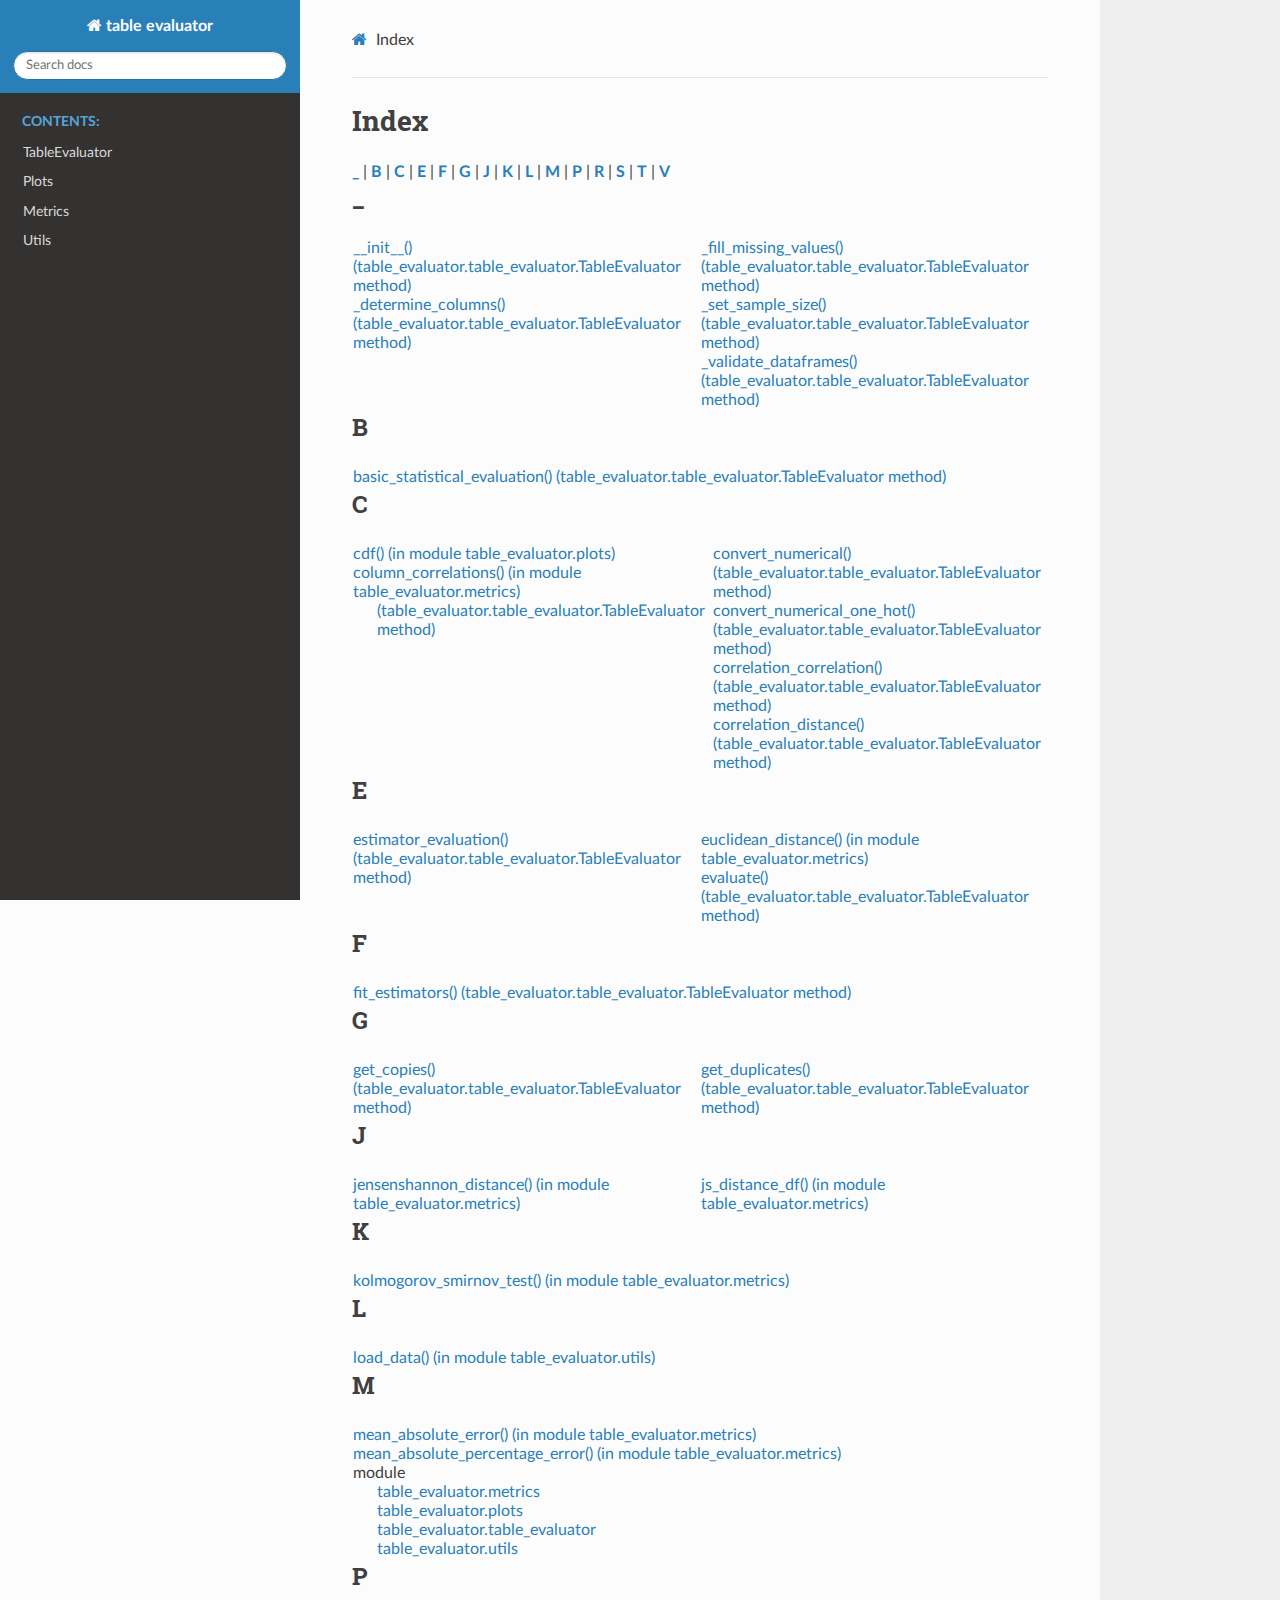
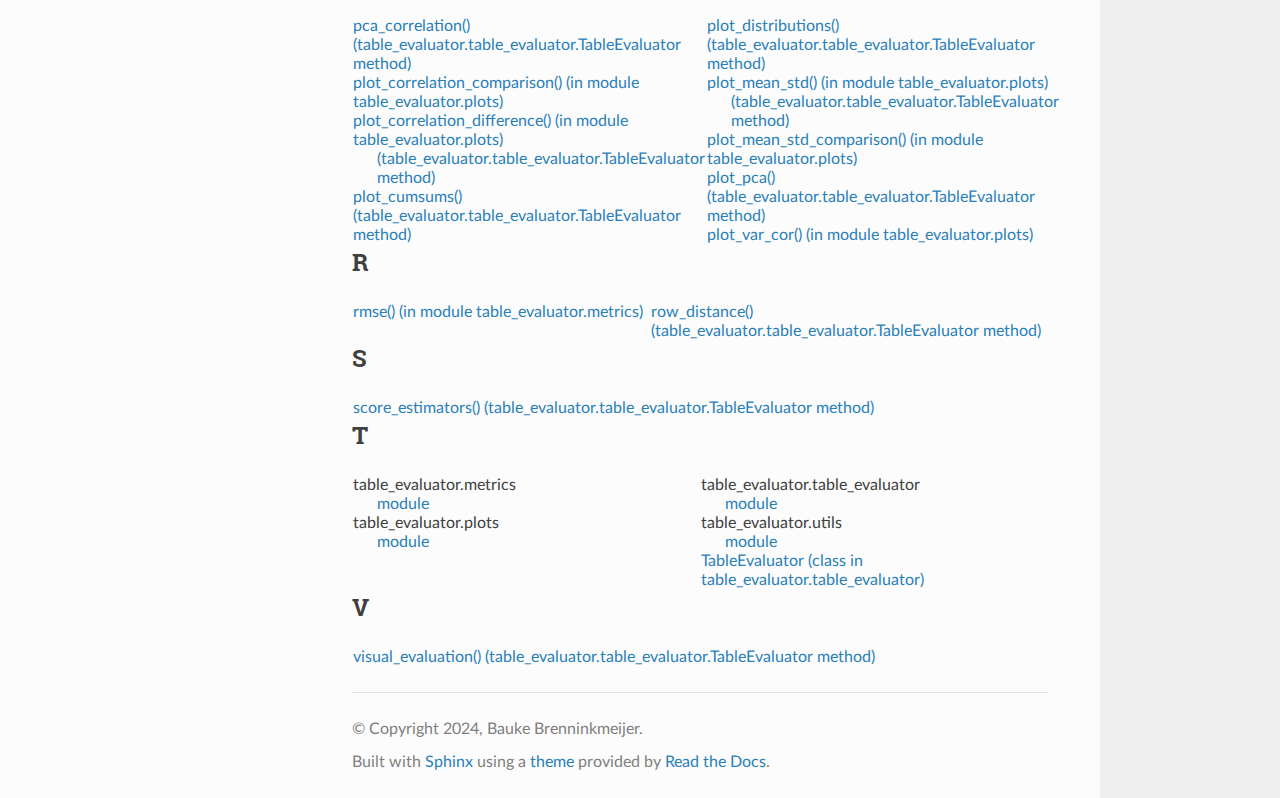
<file: genindex.html>
<!DOCTYPE html>
<html class="writer-html5" lang="en" data-content_root="./">
<head>
  <meta charset="utf-8" />
  <meta name="viewport" content="width=device-width, initial-scale=1.0" />
  <title>Index &mdash; table evaluator 1.7.1 documentation</title>
      <link rel="stylesheet" type="text/css" href="_static/pygments.css?v=80d5e7a1" />
      <link rel="stylesheet" type="text/css" href="_static/css/theme.css?v=19f00094" />

  
  <!--[if lt IE 9]>
    <script src="_static/js/html5shiv.min.js"></script>
  <![endif]-->
  
        <script src="_static/jquery.js?v=5d32c60e"></script>
        <script src="_static/_sphinx_javascript_frameworks_compat.js?v=2cd50e6c"></script>
        <script src="_static/documentation_options.js?v=a77542ef"></script>
        <script src="_static/doctools.js?v=9a2dae69"></script>
        <script src="_static/sphinx_highlight.js?v=dc90522c"></script>
    <script src="_static/js/theme.js"></script>
    <link rel="index" title="Index" href="#" />
    <link rel="search" title="Search" href="search.html" /> 
</head>

<body class="wy-body-for-nav"> 
  <div class="wy-grid-for-nav">
    <nav data-toggle="wy-nav-shift" class="wy-nav-side">
      <div class="wy-side-scroll">
        <div class="wy-side-nav-search" >

          
          
          <a href="index.html" class="icon icon-home">
            table evaluator
          </a>
<div role="search">
  <form id="rtd-search-form" class="wy-form" action="search.html" method="get">
    <input type="text" name="q" placeholder="Search docs" aria-label="Search docs" />
    <input type="hidden" name="check_keywords" value="yes" />
    <input type="hidden" name="area" value="default" />
  </form>
</div>
        </div><div class="wy-menu wy-menu-vertical" data-spy="affix" role="navigation" aria-label="Navigation menu">
              <p class="caption" role="heading"><span class="caption-text">Contents:</span></p>
<ul>
<li class="toctree-l1"><a class="reference internal" href="table_evaluator.html">TableEvaluator</a></li>
<li class="toctree-l1"><a class="reference internal" href="plots.html">Plots</a></li>
<li class="toctree-l1"><a class="reference internal" href="metrics.html">Metrics</a></li>
<li class="toctree-l1"><a class="reference internal" href="utils.html">Utils</a></li>
</ul>

        </div>
      </div>
    </nav>

    <section data-toggle="wy-nav-shift" class="wy-nav-content-wrap"><nav class="wy-nav-top" aria-label="Mobile navigation menu" >
          <i data-toggle="wy-nav-top" class="fa fa-bars"></i>
          <a href="index.html">table evaluator</a>
      </nav>

      <div class="wy-nav-content">
        <div class="rst-content">
          <div role="navigation" aria-label="Page navigation">
  <ul class="wy-breadcrumbs">
      <li><a href="index.html" class="icon icon-home" aria-label="Home"></a></li>
      <li class="breadcrumb-item active">Index</li>
      <li class="wy-breadcrumbs-aside">
      </li>
  </ul>
  <hr/>
</div>
          <div role="main" class="document" itemscope="itemscope" itemtype="http://schema.org/Article">
           <div itemprop="articleBody">
             

<h1 id="index">Index</h1>

<div class="genindex-jumpbox">
 <a href="#_"><strong>_</strong></a>
 | <a href="#B"><strong>B</strong></a>
 | <a href="#C"><strong>C</strong></a>
 | <a href="#E"><strong>E</strong></a>
 | <a href="#F"><strong>F</strong></a>
 | <a href="#G"><strong>G</strong></a>
 | <a href="#J"><strong>J</strong></a>
 | <a href="#K"><strong>K</strong></a>
 | <a href="#L"><strong>L</strong></a>
 | <a href="#M"><strong>M</strong></a>
 | <a href="#P"><strong>P</strong></a>
 | <a href="#R"><strong>R</strong></a>
 | <a href="#S"><strong>S</strong></a>
 | <a href="#T"><strong>T</strong></a>
 | <a href="#V"><strong>V</strong></a>
 
</div>
<h2 id="_">_</h2>
<table style="width: 100%" class="indextable genindextable"><tr>
  <td style="width: 33%; vertical-align: top;"><ul>
      <li><a href="table_evaluator.html#table_evaluator.table_evaluator.TableEvaluator.__init__">__init__() (table_evaluator.table_evaluator.TableEvaluator method)</a>
</li>
      <li><a href="table_evaluator.html#table_evaluator.table_evaluator.TableEvaluator._determine_columns">_determine_columns() (table_evaluator.table_evaluator.TableEvaluator method)</a>
</li>
  </ul></td>
  <td style="width: 33%; vertical-align: top;"><ul>
      <li><a href="table_evaluator.html#table_evaluator.table_evaluator.TableEvaluator._fill_missing_values">_fill_missing_values() (table_evaluator.table_evaluator.TableEvaluator method)</a>
</li>
      <li><a href="table_evaluator.html#table_evaluator.table_evaluator.TableEvaluator._set_sample_size">_set_sample_size() (table_evaluator.table_evaluator.TableEvaluator method)</a>
</li>
      <li><a href="table_evaluator.html#table_evaluator.table_evaluator.TableEvaluator._validate_dataframes">_validate_dataframes() (table_evaluator.table_evaluator.TableEvaluator method)</a>
</li>
  </ul></td>
</tr></table>

<h2 id="B">B</h2>
<table style="width: 100%" class="indextable genindextable"><tr>
  <td style="width: 33%; vertical-align: top;"><ul>
      <li><a href="table_evaluator.html#table_evaluator.table_evaluator.TableEvaluator.basic_statistical_evaluation">basic_statistical_evaluation() (table_evaluator.table_evaluator.TableEvaluator method)</a>
</li>
  </ul></td>
</tr></table>

<h2 id="C">C</h2>
<table style="width: 100%" class="indextable genindextable"><tr>
  <td style="width: 33%; vertical-align: top;"><ul>
      <li><a href="plots.html#table_evaluator.plots.cdf">cdf() (in module table_evaluator.plots)</a>
</li>
      <li><a href="metrics.html#table_evaluator.metrics.column_correlations">column_correlations() (in module table_evaluator.metrics)</a>

      <ul>
        <li><a href="table_evaluator.html#table_evaluator.table_evaluator.TableEvaluator.column_correlations">(table_evaluator.table_evaluator.TableEvaluator method)</a>
</li>
      </ul></li>
  </ul></td>
  <td style="width: 33%; vertical-align: top;"><ul>
      <li><a href="table_evaluator.html#table_evaluator.table_evaluator.TableEvaluator.convert_numerical">convert_numerical() (table_evaluator.table_evaluator.TableEvaluator method)</a>
</li>
      <li><a href="table_evaluator.html#table_evaluator.table_evaluator.TableEvaluator.convert_numerical_one_hot">convert_numerical_one_hot() (table_evaluator.table_evaluator.TableEvaluator method)</a>
</li>
      <li><a href="table_evaluator.html#table_evaluator.table_evaluator.TableEvaluator.correlation_correlation">correlation_correlation() (table_evaluator.table_evaluator.TableEvaluator method)</a>
</li>
      <li><a href="table_evaluator.html#table_evaluator.table_evaluator.TableEvaluator.correlation_distance">correlation_distance() (table_evaluator.table_evaluator.TableEvaluator method)</a>
</li>
  </ul></td>
</tr></table>

<h2 id="E">E</h2>
<table style="width: 100%" class="indextable genindextable"><tr>
  <td style="width: 33%; vertical-align: top;"><ul>
      <li><a href="table_evaluator.html#table_evaluator.table_evaluator.TableEvaluator.estimator_evaluation">estimator_evaluation() (table_evaluator.table_evaluator.TableEvaluator method)</a>
</li>
  </ul></td>
  <td style="width: 33%; vertical-align: top;"><ul>
      <li><a href="metrics.html#table_evaluator.metrics.euclidean_distance">euclidean_distance() (in module table_evaluator.metrics)</a>
</li>
      <li><a href="table_evaluator.html#table_evaluator.table_evaluator.TableEvaluator.evaluate">evaluate() (table_evaluator.table_evaluator.TableEvaluator method)</a>
</li>
  </ul></td>
</tr></table>

<h2 id="F">F</h2>
<table style="width: 100%" class="indextable genindextable"><tr>
  <td style="width: 33%; vertical-align: top;"><ul>
      <li><a href="table_evaluator.html#table_evaluator.table_evaluator.TableEvaluator.fit_estimators">fit_estimators() (table_evaluator.table_evaluator.TableEvaluator method)</a>
</li>
  </ul></td>
</tr></table>

<h2 id="G">G</h2>
<table style="width: 100%" class="indextable genindextable"><tr>
  <td style="width: 33%; vertical-align: top;"><ul>
      <li><a href="table_evaluator.html#table_evaluator.table_evaluator.TableEvaluator.get_copies">get_copies() (table_evaluator.table_evaluator.TableEvaluator method)</a>
</li>
  </ul></td>
  <td style="width: 33%; vertical-align: top;"><ul>
      <li><a href="table_evaluator.html#table_evaluator.table_evaluator.TableEvaluator.get_duplicates">get_duplicates() (table_evaluator.table_evaluator.TableEvaluator method)</a>
</li>
  </ul></td>
</tr></table>

<h2 id="J">J</h2>
<table style="width: 100%" class="indextable genindextable"><tr>
  <td style="width: 33%; vertical-align: top;"><ul>
      <li><a href="metrics.html#table_evaluator.metrics.jensenshannon_distance">jensenshannon_distance() (in module table_evaluator.metrics)</a>
</li>
  </ul></td>
  <td style="width: 33%; vertical-align: top;"><ul>
      <li><a href="metrics.html#table_evaluator.metrics.js_distance_df">js_distance_df() (in module table_evaluator.metrics)</a>
</li>
  </ul></td>
</tr></table>

<h2 id="K">K</h2>
<table style="width: 100%" class="indextable genindextable"><tr>
  <td style="width: 33%; vertical-align: top;"><ul>
      <li><a href="metrics.html#table_evaluator.metrics.kolmogorov_smirnov_test">kolmogorov_smirnov_test() (in module table_evaluator.metrics)</a>
</li>
  </ul></td>
</tr></table>

<h2 id="L">L</h2>
<table style="width: 100%" class="indextable genindextable"><tr>
  <td style="width: 33%; vertical-align: top;"><ul>
      <li><a href="utils.html#table_evaluator.utils.load_data">load_data() (in module table_evaluator.utils)</a>
</li>
  </ul></td>
</tr></table>

<h2 id="M">M</h2>
<table style="width: 100%" class="indextable genindextable"><tr>
  <td style="width: 33%; vertical-align: top;"><ul>
      <li><a href="metrics.html#table_evaluator.metrics.mean_absolute_error">mean_absolute_error() (in module table_evaluator.metrics)</a>
</li>
      <li><a href="metrics.html#table_evaluator.metrics.mean_absolute_percentage_error">mean_absolute_percentage_error() (in module table_evaluator.metrics)</a>
</li>
      <li>
    module

      <ul>
        <li><a href="metrics.html#module-table_evaluator.metrics">table_evaluator.metrics</a>
</li>
        <li><a href="plots.html#module-table_evaluator.plots">table_evaluator.plots</a>
</li>
        <li><a href="table_evaluator.html#module-table_evaluator.table_evaluator">table_evaluator.table_evaluator</a>
</li>
        <li><a href="utils.html#module-table_evaluator.utils">table_evaluator.utils</a>
</li>
      </ul></li>
  </ul></td>
</tr></table>

<h2 id="P">P</h2>
<table style="width: 100%" class="indextable genindextable"><tr>
  <td style="width: 33%; vertical-align: top;"><ul>
      <li><a href="table_evaluator.html#table_evaluator.table_evaluator.TableEvaluator.pca_correlation">pca_correlation() (table_evaluator.table_evaluator.TableEvaluator method)</a>
</li>
      <li><a href="plots.html#table_evaluator.plots.plot_correlation_comparison">plot_correlation_comparison() (in module table_evaluator.plots)</a>
</li>
      <li><a href="plots.html#table_evaluator.plots.plot_correlation_difference">plot_correlation_difference() (in module table_evaluator.plots)</a>

      <ul>
        <li><a href="table_evaluator.html#table_evaluator.table_evaluator.TableEvaluator.plot_correlation_difference">(table_evaluator.table_evaluator.TableEvaluator method)</a>
</li>
      </ul></li>
      <li><a href="table_evaluator.html#table_evaluator.table_evaluator.TableEvaluator.plot_cumsums">plot_cumsums() (table_evaluator.table_evaluator.TableEvaluator method)</a>
</li>
  </ul></td>
  <td style="width: 33%; vertical-align: top;"><ul>
      <li><a href="table_evaluator.html#table_evaluator.table_evaluator.TableEvaluator.plot_distributions">plot_distributions() (table_evaluator.table_evaluator.TableEvaluator method)</a>
</li>
      <li><a href="plots.html#table_evaluator.plots.plot_mean_std">plot_mean_std() (in module table_evaluator.plots)</a>

      <ul>
        <li><a href="table_evaluator.html#table_evaluator.table_evaluator.TableEvaluator.plot_mean_std">(table_evaluator.table_evaluator.TableEvaluator method)</a>
</li>
      </ul></li>
      <li><a href="plots.html#table_evaluator.plots.plot_mean_std_comparison">plot_mean_std_comparison() (in module table_evaluator.plots)</a>
</li>
      <li><a href="table_evaluator.html#table_evaluator.table_evaluator.TableEvaluator.plot_pca">plot_pca() (table_evaluator.table_evaluator.TableEvaluator method)</a>
</li>
      <li><a href="plots.html#table_evaluator.plots.plot_var_cor">plot_var_cor() (in module table_evaluator.plots)</a>
</li>
  </ul></td>
</tr></table>

<h2 id="R">R</h2>
<table style="width: 100%" class="indextable genindextable"><tr>
  <td style="width: 33%; vertical-align: top;"><ul>
      <li><a href="metrics.html#table_evaluator.metrics.rmse">rmse() (in module table_evaluator.metrics)</a>
</li>
  </ul></td>
  <td style="width: 33%; vertical-align: top;"><ul>
      <li><a href="table_evaluator.html#table_evaluator.table_evaluator.TableEvaluator.row_distance">row_distance() (table_evaluator.table_evaluator.TableEvaluator method)</a>
</li>
  </ul></td>
</tr></table>

<h2 id="S">S</h2>
<table style="width: 100%" class="indextable genindextable"><tr>
  <td style="width: 33%; vertical-align: top;"><ul>
      <li><a href="table_evaluator.html#table_evaluator.table_evaluator.TableEvaluator.score_estimators">score_estimators() (table_evaluator.table_evaluator.TableEvaluator method)</a>
</li>
  </ul></td>
</tr></table>

<h2 id="T">T</h2>
<table style="width: 100%" class="indextable genindextable"><tr>
  <td style="width: 33%; vertical-align: top;"><ul>
      <li>
    table_evaluator.metrics

      <ul>
        <li><a href="metrics.html#module-table_evaluator.metrics">module</a>
</li>
      </ul></li>
      <li>
    table_evaluator.plots

      <ul>
        <li><a href="plots.html#module-table_evaluator.plots">module</a>
</li>
      </ul></li>
  </ul></td>
  <td style="width: 33%; vertical-align: top;"><ul>
      <li>
    table_evaluator.table_evaluator

      <ul>
        <li><a href="table_evaluator.html#module-table_evaluator.table_evaluator">module</a>
</li>
      </ul></li>
      <li>
    table_evaluator.utils

      <ul>
        <li><a href="utils.html#module-table_evaluator.utils">module</a>
</li>
      </ul></li>
      <li><a href="table_evaluator.html#table_evaluator.table_evaluator.TableEvaluator">TableEvaluator (class in table_evaluator.table_evaluator)</a>
</li>
  </ul></td>
</tr></table>

<h2 id="V">V</h2>
<table style="width: 100%" class="indextable genindextable"><tr>
  <td style="width: 33%; vertical-align: top;"><ul>
      <li><a href="table_evaluator.html#table_evaluator.table_evaluator.TableEvaluator.visual_evaluation">visual_evaluation() (table_evaluator.table_evaluator.TableEvaluator method)</a>
</li>
  </ul></td>
</tr></table>



           </div>
          </div>
          <footer>

  <hr/>

  <div role="contentinfo">
    <p>&#169; Copyright 2024, Bauke Brenninkmeijer.</p>
  </div>

  Built with <a href="https://www.sphinx-doc.org/">Sphinx</a> using a
    <a href="https://github.com/readthedocs/sphinx_rtd_theme">theme</a>
    provided by <a href="https://readthedocs.org">Read the Docs</a>.
   

</footer>
        </div>
      </div>
    </section>
  </div>
  <script>
      jQuery(function () {
          SphinxRtdTheme.Navigation.enable(true);
      });
  </script> 

</body>
</html>
</file>
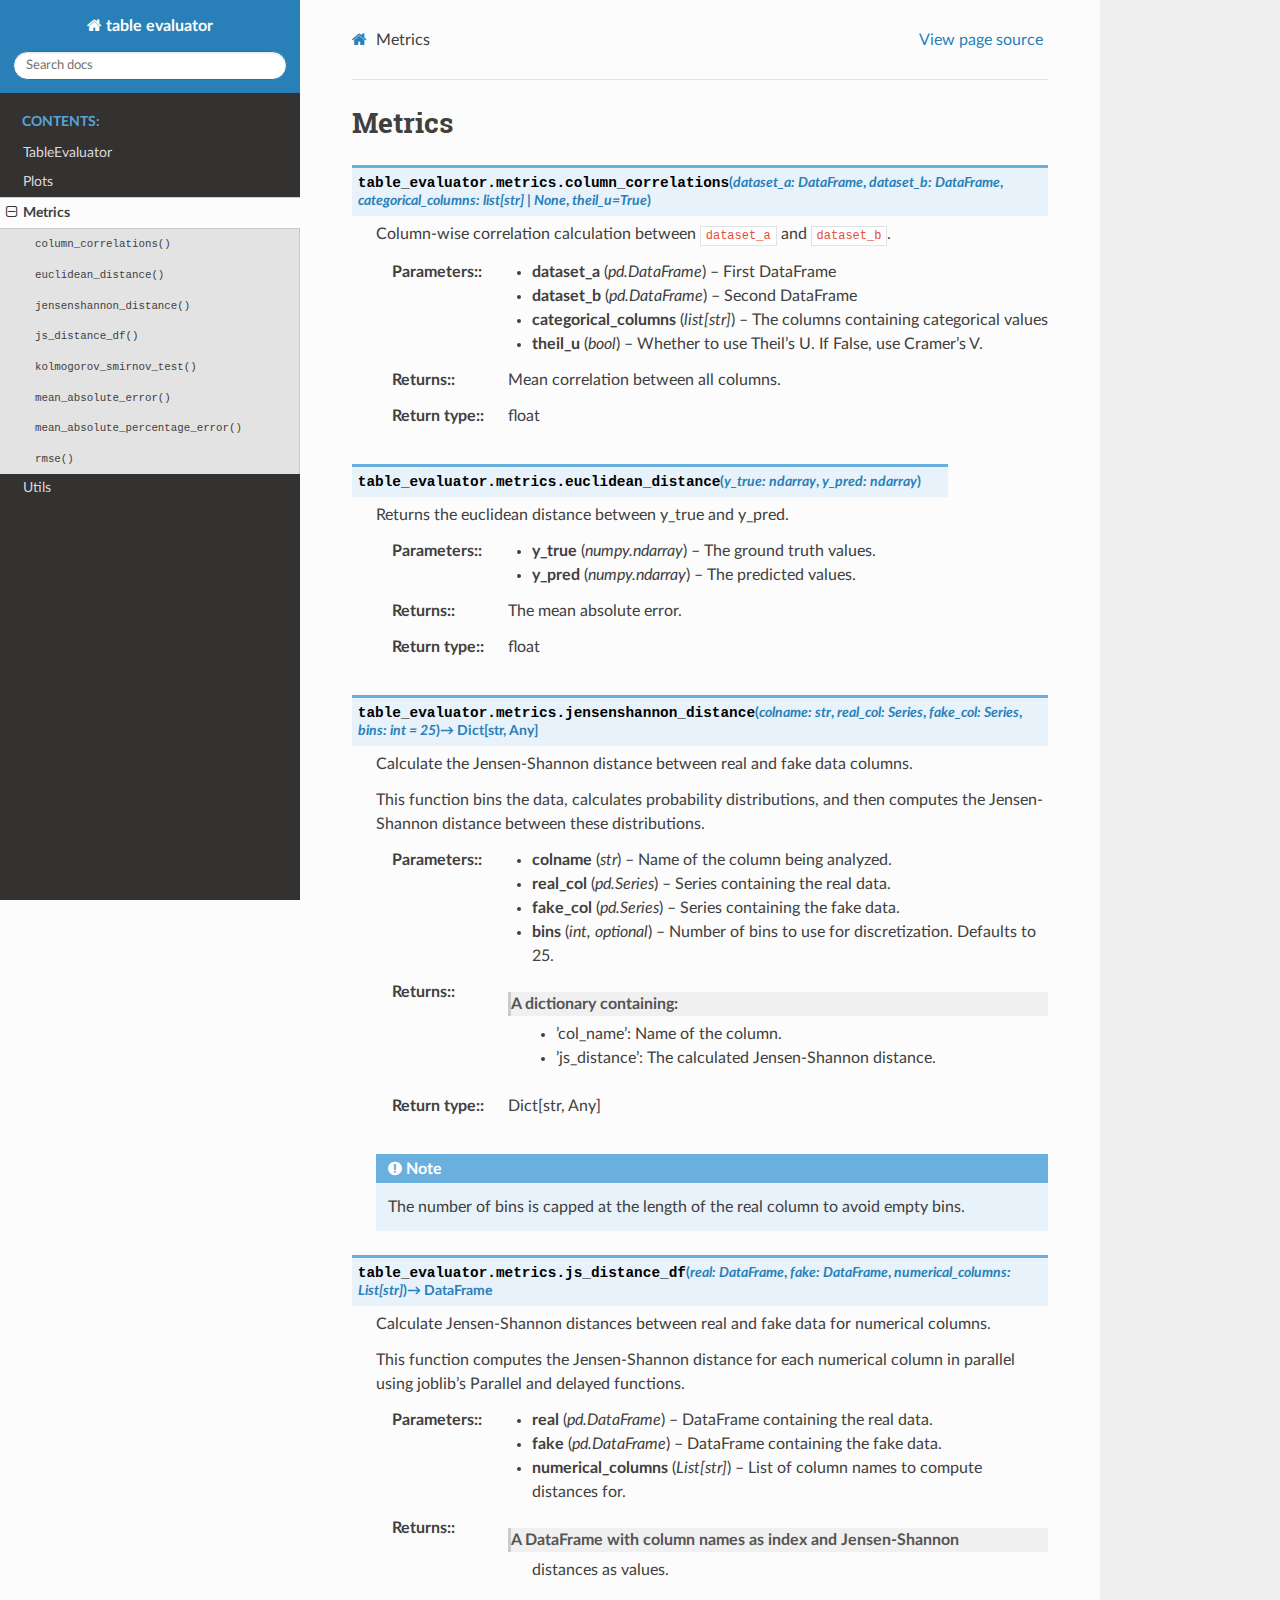
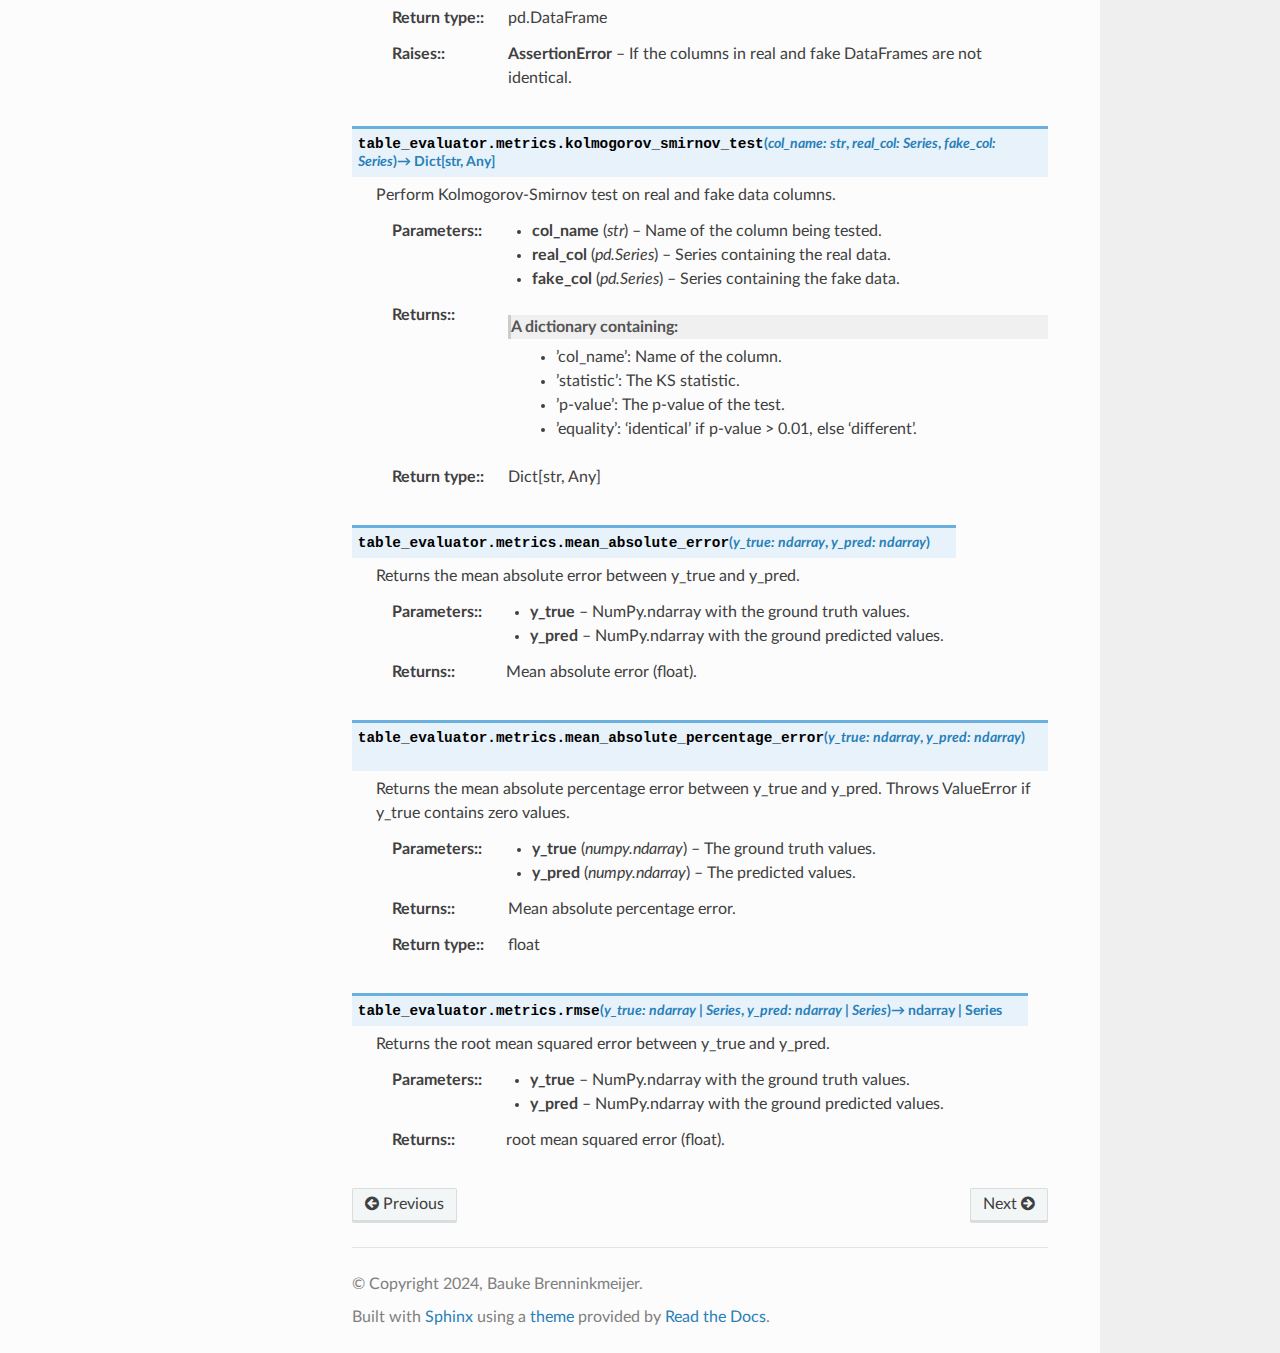
<file: metrics.html>
<!DOCTYPE html>
<html class="writer-html5" lang="en" data-content_root="./">
<head>
  <meta charset="utf-8" /><meta name="viewport" content="width=device-width, initial-scale=1" />

  <meta name="viewport" content="width=device-width, initial-scale=1.0" />
  <title>Metrics &mdash; table evaluator 1.7.1 documentation</title>
      <link rel="stylesheet" type="text/css" href="_static/pygments.css?v=80d5e7a1" />
      <link rel="stylesheet" type="text/css" href="_static/css/theme.css?v=19f00094" />

  
  <!--[if lt IE 9]>
    <script src="_static/js/html5shiv.min.js"></script>
  <![endif]-->
  
        <script src="_static/jquery.js?v=5d32c60e"></script>
        <script src="_static/_sphinx_javascript_frameworks_compat.js?v=2cd50e6c"></script>
        <script src="_static/documentation_options.js?v=a77542ef"></script>
        <script src="_static/doctools.js?v=9a2dae69"></script>
        <script src="_static/sphinx_highlight.js?v=dc90522c"></script>
    <script src="_static/js/theme.js"></script>
    <link rel="index" title="Index" href="genindex.html" />
    <link rel="search" title="Search" href="search.html" />
    <link rel="next" title="Utils" href="utils.html" />
    <link rel="prev" title="Plots" href="plots.html" /> 
</head>

<body class="wy-body-for-nav"> 
  <div class="wy-grid-for-nav">
    <nav data-toggle="wy-nav-shift" class="wy-nav-side">
      <div class="wy-side-scroll">
        <div class="wy-side-nav-search" >

          
          
          <a href="index.html" class="icon icon-home">
            table evaluator
          </a>
<div role="search">
  <form id="rtd-search-form" class="wy-form" action="search.html" method="get">
    <input type="text" name="q" placeholder="Search docs" aria-label="Search docs" />
    <input type="hidden" name="check_keywords" value="yes" />
    <input type="hidden" name="area" value="default" />
  </form>
</div>
        </div><div class="wy-menu wy-menu-vertical" data-spy="affix" role="navigation" aria-label="Navigation menu">
              <p class="caption" role="heading"><span class="caption-text">Contents:</span></p>
<ul class="current">
<li class="toctree-l1"><a class="reference internal" href="table_evaluator.html">TableEvaluator</a></li>
<li class="toctree-l1"><a class="reference internal" href="plots.html">Plots</a></li>
<li class="toctree-l1 current"><a class="current reference internal" href="#">Metrics</a><ul>
<li class="toctree-l2"><a class="reference internal" href="#table_evaluator.metrics.column_correlations"><code class="docutils literal notranslate"><span class="pre">column_correlations()</span></code></a></li>
<li class="toctree-l2"><a class="reference internal" href="#table_evaluator.metrics.euclidean_distance"><code class="docutils literal notranslate"><span class="pre">euclidean_distance()</span></code></a></li>
<li class="toctree-l2"><a class="reference internal" href="#table_evaluator.metrics.jensenshannon_distance"><code class="docutils literal notranslate"><span class="pre">jensenshannon_distance()</span></code></a></li>
<li class="toctree-l2"><a class="reference internal" href="#table_evaluator.metrics.js_distance_df"><code class="docutils literal notranslate"><span class="pre">js_distance_df()</span></code></a></li>
<li class="toctree-l2"><a class="reference internal" href="#table_evaluator.metrics.kolmogorov_smirnov_test"><code class="docutils literal notranslate"><span class="pre">kolmogorov_smirnov_test()</span></code></a></li>
<li class="toctree-l2"><a class="reference internal" href="#table_evaluator.metrics.mean_absolute_error"><code class="docutils literal notranslate"><span class="pre">mean_absolute_error()</span></code></a></li>
<li class="toctree-l2"><a class="reference internal" href="#table_evaluator.metrics.mean_absolute_percentage_error"><code class="docutils literal notranslate"><span class="pre">mean_absolute_percentage_error()</span></code></a></li>
<li class="toctree-l2"><a class="reference internal" href="#table_evaluator.metrics.rmse"><code class="docutils literal notranslate"><span class="pre">rmse()</span></code></a></li>
</ul>
</li>
<li class="toctree-l1"><a class="reference internal" href="utils.html">Utils</a></li>
</ul>

        </div>
      </div>
    </nav>

    <section data-toggle="wy-nav-shift" class="wy-nav-content-wrap"><nav class="wy-nav-top" aria-label="Mobile navigation menu" >
          <i data-toggle="wy-nav-top" class="fa fa-bars"></i>
          <a href="index.html">table evaluator</a>
      </nav>

      <div class="wy-nav-content">
        <div class="rst-content">
          <div role="navigation" aria-label="Page navigation">
  <ul class="wy-breadcrumbs">
      <li><a href="index.html" class="icon icon-home" aria-label="Home"></a></li>
      <li class="breadcrumb-item active">Metrics</li>
      <li class="wy-breadcrumbs-aside">
            <a href="_sources/metrics.rst.txt" rel="nofollow"> View page source</a>
      </li>
  </ul>
  <hr/>
</div>
          <div role="main" class="document" itemscope="itemscope" itemtype="http://schema.org/Article">
           <div itemprop="articleBody">
             
  <section id="metrics">
<h1>Metrics<a class="headerlink" href="#metrics" title="Link to this heading"></a></h1>
<div class="toctree-wrapper compound">
</div>
<dl class="py function" id="module-table_evaluator.metrics">
<dt class="sig sig-object py" id="table_evaluator.metrics.column_correlations">
<span class="sig-prename descclassname"><span class="pre">table_evaluator.metrics.</span></span><span class="sig-name descname"><span class="pre">column_correlations</span></span><span class="sig-paren">(</span><em class="sig-param"><span class="n"><span class="pre">dataset_a</span></span><span class="p"><span class="pre">:</span></span><span class="w"> </span><span class="n"><span class="pre">DataFrame</span></span></em>, <em class="sig-param"><span class="n"><span class="pre">dataset_b</span></span><span class="p"><span class="pre">:</span></span><span class="w"> </span><span class="n"><span class="pre">DataFrame</span></span></em>, <em class="sig-param"><span class="n"><span class="pre">categorical_columns</span></span><span class="p"><span class="pre">:</span></span><span class="w"> </span><span class="n"><span class="pre">list</span><span class="p"><span class="pre">[</span></span><span class="pre">str</span><span class="p"><span class="pre">]</span></span><span class="w"> </span><span class="p"><span class="pre">|</span></span><span class="w"> </span><span class="pre">None</span></span></em>, <em class="sig-param"><span class="n"><span class="pre">theil_u</span></span><span class="o"><span class="pre">=</span></span><span class="default_value"><span class="pre">True</span></span></em><span class="sig-paren">)</span><a class="headerlink" href="#table_evaluator.metrics.column_correlations" title="Link to this definition"></a></dt>
<dd><p>Column-wise correlation calculation between <code class="docutils literal notranslate"><span class="pre">dataset_a</span></code> and <code class="docutils literal notranslate"><span class="pre">dataset_b</span></code>.</p>
<dl class="field-list simple">
<dt class="field-odd">Parameters<span class="colon">:</span></dt>
<dd class="field-odd"><ul class="simple">
<li><p><strong>dataset_a</strong> (<em>pd.DataFrame</em>) – First DataFrame</p></li>
<li><p><strong>dataset_b</strong> (<em>pd.DataFrame</em>) – Second DataFrame</p></li>
<li><p><strong>categorical_columns</strong> (<em>list</em><em>[</em><em>str</em><em>]</em>) – The columns containing categorical values</p></li>
<li><p><strong>theil_u</strong> (<em>bool</em>) – Whether to use Theil’s U. If False, use Cramer’s V.</p></li>
</ul>
</dd>
<dt class="field-even">Returns<span class="colon">:</span></dt>
<dd class="field-even"><p>Mean correlation between all columns.</p>
</dd>
<dt class="field-odd">Return type<span class="colon">:</span></dt>
<dd class="field-odd"><p>float</p>
</dd>
</dl>
</dd></dl>

<dl class="py function">
<dt class="sig sig-object py" id="table_evaluator.metrics.euclidean_distance">
<span class="sig-prename descclassname"><span class="pre">table_evaluator.metrics.</span></span><span class="sig-name descname"><span class="pre">euclidean_distance</span></span><span class="sig-paren">(</span><em class="sig-param"><span class="n"><span class="pre">y_true</span></span><span class="p"><span class="pre">:</span></span><span class="w"> </span><span class="n"><span class="pre">ndarray</span></span></em>, <em class="sig-param"><span class="n"><span class="pre">y_pred</span></span><span class="p"><span class="pre">:</span></span><span class="w"> </span><span class="n"><span class="pre">ndarray</span></span></em><span class="sig-paren">)</span><a class="headerlink" href="#table_evaluator.metrics.euclidean_distance" title="Link to this definition"></a></dt>
<dd><p>Returns the euclidean distance between y_true and y_pred.</p>
<dl class="field-list simple">
<dt class="field-odd">Parameters<span class="colon">:</span></dt>
<dd class="field-odd"><ul class="simple">
<li><p><strong>y_true</strong> (<em>numpy.ndarray</em>) – The ground truth values.</p></li>
<li><p><strong>y_pred</strong> (<em>numpy.ndarray</em>) – The predicted values.</p></li>
</ul>
</dd>
<dt class="field-even">Returns<span class="colon">:</span></dt>
<dd class="field-even"><p>The mean absolute error.</p>
</dd>
<dt class="field-odd">Return type<span class="colon">:</span></dt>
<dd class="field-odd"><p>float</p>
</dd>
</dl>
</dd></dl>

<dl class="py function">
<dt class="sig sig-object py" id="table_evaluator.metrics.jensenshannon_distance">
<span class="sig-prename descclassname"><span class="pre">table_evaluator.metrics.</span></span><span class="sig-name descname"><span class="pre">jensenshannon_distance</span></span><span class="sig-paren">(</span><em class="sig-param"><span class="n"><span class="pre">colname</span></span><span class="p"><span class="pre">:</span></span><span class="w"> </span><span class="n"><span class="pre">str</span></span></em>, <em class="sig-param"><span class="n"><span class="pre">real_col</span></span><span class="p"><span class="pre">:</span></span><span class="w"> </span><span class="n"><span class="pre">Series</span></span></em>, <em class="sig-param"><span class="n"><span class="pre">fake_col</span></span><span class="p"><span class="pre">:</span></span><span class="w"> </span><span class="n"><span class="pre">Series</span></span></em>, <em class="sig-param"><span class="n"><span class="pre">bins</span></span><span class="p"><span class="pre">:</span></span><span class="w"> </span><span class="n"><span class="pre">int</span></span><span class="w"> </span><span class="o"><span class="pre">=</span></span><span class="w"> </span><span class="default_value"><span class="pre">25</span></span></em><span class="sig-paren">)</span> <span class="sig-return"><span class="sig-return-icon">&#x2192;</span> <span class="sig-return-typehint"><span class="pre">Dict</span><span class="p"><span class="pre">[</span></span><span class="pre">str</span><span class="p"><span class="pre">,</span></span><span class="w"> </span><span class="pre">Any</span><span class="p"><span class="pre">]</span></span></span></span><a class="headerlink" href="#table_evaluator.metrics.jensenshannon_distance" title="Link to this definition"></a></dt>
<dd><p>Calculate the Jensen-Shannon distance between real and fake data columns.</p>
<p>This function bins the data, calculates probability distributions, and then
computes the Jensen-Shannon distance between these distributions.</p>
<dl class="field-list simple">
<dt class="field-odd">Parameters<span class="colon">:</span></dt>
<dd class="field-odd"><ul class="simple">
<li><p><strong>colname</strong> (<em>str</em>) – Name of the column being analyzed.</p></li>
<li><p><strong>real_col</strong> (<em>pd.Series</em>) – Series containing the real data.</p></li>
<li><p><strong>fake_col</strong> (<em>pd.Series</em>) – Series containing the fake data.</p></li>
<li><p><strong>bins</strong> (<em>int</em><em>, </em><em>optional</em>) – Number of bins to use for discretization. Defaults to 25.</p></li>
</ul>
</dd>
<dt class="field-even">Returns<span class="colon">:</span></dt>
<dd class="field-even"><p><dl class="simple">
<dt>A dictionary containing:</dt><dd><ul class="simple">
<li><p>’col_name’: Name of the column.</p></li>
<li><p>’js_distance’: The calculated Jensen-Shannon distance.</p></li>
</ul>
</dd>
</dl>
</p>
</dd>
<dt class="field-odd">Return type<span class="colon">:</span></dt>
<dd class="field-odd"><p>Dict[str, Any]</p>
</dd>
</dl>
<div class="admonition note">
<p class="admonition-title">Note</p>
<p>The number of bins is capped at the length of the real column to avoid empty bins.</p>
</div>
</dd></dl>

<dl class="py function">
<dt class="sig sig-object py" id="table_evaluator.metrics.js_distance_df">
<span class="sig-prename descclassname"><span class="pre">table_evaluator.metrics.</span></span><span class="sig-name descname"><span class="pre">js_distance_df</span></span><span class="sig-paren">(</span><em class="sig-param"><span class="n"><span class="pre">real</span></span><span class="p"><span class="pre">:</span></span><span class="w"> </span><span class="n"><span class="pre">DataFrame</span></span></em>, <em class="sig-param"><span class="n"><span class="pre">fake</span></span><span class="p"><span class="pre">:</span></span><span class="w"> </span><span class="n"><span class="pre">DataFrame</span></span></em>, <em class="sig-param"><span class="n"><span class="pre">numerical_columns</span></span><span class="p"><span class="pre">:</span></span><span class="w"> </span><span class="n"><span class="pre">List</span><span class="p"><span class="pre">[</span></span><span class="pre">str</span><span class="p"><span class="pre">]</span></span></span></em><span class="sig-paren">)</span> <span class="sig-return"><span class="sig-return-icon">&#x2192;</span> <span class="sig-return-typehint"><span class="pre">DataFrame</span></span></span><a class="headerlink" href="#table_evaluator.metrics.js_distance_df" title="Link to this definition"></a></dt>
<dd><p>Calculate Jensen-Shannon distances between real and fake data for numerical columns.</p>
<p>This function computes the Jensen-Shannon distance for each numerical column
in parallel using joblib’s Parallel and delayed functions.</p>
<dl class="field-list simple">
<dt class="field-odd">Parameters<span class="colon">:</span></dt>
<dd class="field-odd"><ul class="simple">
<li><p><strong>real</strong> (<em>pd.DataFrame</em>) – DataFrame containing the real data.</p></li>
<li><p><strong>fake</strong> (<em>pd.DataFrame</em>) – DataFrame containing the fake data.</p></li>
<li><p><strong>numerical_columns</strong> (<em>List</em><em>[</em><em>str</em><em>]</em>) – List of column names to compute distances for.</p></li>
</ul>
</dd>
<dt class="field-even">Returns<span class="colon">:</span></dt>
<dd class="field-even"><p><dl class="simple">
<dt>A DataFrame with column names as index and Jensen-Shannon</dt><dd><p>distances as values.</p>
</dd>
</dl>
</p>
</dd>
<dt class="field-odd">Return type<span class="colon">:</span></dt>
<dd class="field-odd"><p>pd.DataFrame</p>
</dd>
<dt class="field-even">Raises<span class="colon">:</span></dt>
<dd class="field-even"><p><strong>AssertionError</strong> – If the columns in real and fake DataFrames are not identical.</p>
</dd>
</dl>
</dd></dl>

<dl class="py function">
<dt class="sig sig-object py" id="table_evaluator.metrics.kolmogorov_smirnov_test">
<span class="sig-prename descclassname"><span class="pre">table_evaluator.metrics.</span></span><span class="sig-name descname"><span class="pre">kolmogorov_smirnov_test</span></span><span class="sig-paren">(</span><em class="sig-param"><span class="n"><span class="pre">col_name</span></span><span class="p"><span class="pre">:</span></span><span class="w"> </span><span class="n"><span class="pre">str</span></span></em>, <em class="sig-param"><span class="n"><span class="pre">real_col</span></span><span class="p"><span class="pre">:</span></span><span class="w"> </span><span class="n"><span class="pre">Series</span></span></em>, <em class="sig-param"><span class="n"><span class="pre">fake_col</span></span><span class="p"><span class="pre">:</span></span><span class="w"> </span><span class="n"><span class="pre">Series</span></span></em><span class="sig-paren">)</span> <span class="sig-return"><span class="sig-return-icon">&#x2192;</span> <span class="sig-return-typehint"><span class="pre">Dict</span><span class="p"><span class="pre">[</span></span><span class="pre">str</span><span class="p"><span class="pre">,</span></span><span class="w"> </span><span class="pre">Any</span><span class="p"><span class="pre">]</span></span></span></span><a class="headerlink" href="#table_evaluator.metrics.kolmogorov_smirnov_test" title="Link to this definition"></a></dt>
<dd><p>Perform Kolmogorov-Smirnov test on real and fake data columns.</p>
<dl class="field-list simple">
<dt class="field-odd">Parameters<span class="colon">:</span></dt>
<dd class="field-odd"><ul class="simple">
<li><p><strong>col_name</strong> (<em>str</em>) – Name of the column being tested.</p></li>
<li><p><strong>real_col</strong> (<em>pd.Series</em>) – Series containing the real data.</p></li>
<li><p><strong>fake_col</strong> (<em>pd.Series</em>) – Series containing the fake data.</p></li>
</ul>
</dd>
<dt class="field-even">Returns<span class="colon">:</span></dt>
<dd class="field-even"><p><dl class="simple">
<dt>A dictionary containing:</dt><dd><ul class="simple">
<li><p>’col_name’: Name of the column.</p></li>
<li><p>’statistic’: The KS statistic.</p></li>
<li><p>’p-value’: The p-value of the test.</p></li>
<li><p>’equality’: ‘identical’ if p-value &gt; 0.01, else ‘different’.</p></li>
</ul>
</dd>
</dl>
</p>
</dd>
<dt class="field-odd">Return type<span class="colon">:</span></dt>
<dd class="field-odd"><p>Dict[str, Any]</p>
</dd>
</dl>
</dd></dl>

<dl class="py function">
<dt class="sig sig-object py" id="table_evaluator.metrics.mean_absolute_error">
<span class="sig-prename descclassname"><span class="pre">table_evaluator.metrics.</span></span><span class="sig-name descname"><span class="pre">mean_absolute_error</span></span><span class="sig-paren">(</span><em class="sig-param"><span class="n"><span class="pre">y_true</span></span><span class="p"><span class="pre">:</span></span><span class="w"> </span><span class="n"><span class="pre">ndarray</span></span></em>, <em class="sig-param"><span class="n"><span class="pre">y_pred</span></span><span class="p"><span class="pre">:</span></span><span class="w"> </span><span class="n"><span class="pre">ndarray</span></span></em><span class="sig-paren">)</span><a class="headerlink" href="#table_evaluator.metrics.mean_absolute_error" title="Link to this definition"></a></dt>
<dd><p>Returns the mean absolute error between y_true and y_pred.</p>
<dl class="field-list simple">
<dt class="field-odd">Parameters<span class="colon">:</span></dt>
<dd class="field-odd"><ul class="simple">
<li><p><strong>y_true</strong> – NumPy.ndarray with the ground truth values.</p></li>
<li><p><strong>y_pred</strong> – NumPy.ndarray with the ground predicted values.</p></li>
</ul>
</dd>
<dt class="field-even">Returns<span class="colon">:</span></dt>
<dd class="field-even"><p>Mean absolute error (float).</p>
</dd>
</dl>
</dd></dl>

<dl class="py function">
<dt class="sig sig-object py" id="table_evaluator.metrics.mean_absolute_percentage_error">
<span class="sig-prename descclassname"><span class="pre">table_evaluator.metrics.</span></span><span class="sig-name descname"><span class="pre">mean_absolute_percentage_error</span></span><span class="sig-paren">(</span><em class="sig-param"><span class="n"><span class="pre">y_true</span></span><span class="p"><span class="pre">:</span></span><span class="w"> </span><span class="n"><span class="pre">ndarray</span></span></em>, <em class="sig-param"><span class="n"><span class="pre">y_pred</span></span><span class="p"><span class="pre">:</span></span><span class="w"> </span><span class="n"><span class="pre">ndarray</span></span></em><span class="sig-paren">)</span><a class="headerlink" href="#table_evaluator.metrics.mean_absolute_percentage_error" title="Link to this definition"></a></dt>
<dd><p>Returns the mean absolute percentage error between y_true and y_pred. Throws ValueError if y_true contains zero
values.</p>
<dl class="field-list simple">
<dt class="field-odd">Parameters<span class="colon">:</span></dt>
<dd class="field-odd"><ul class="simple">
<li><p><strong>y_true</strong> (<em>numpy.ndarray</em>) – The ground truth values.</p></li>
<li><p><strong>y_pred</strong> (<em>numpy.ndarray</em>) – The predicted values.</p></li>
</ul>
</dd>
<dt class="field-even">Returns<span class="colon">:</span></dt>
<dd class="field-even"><p>Mean absolute percentage error.</p>
</dd>
<dt class="field-odd">Return type<span class="colon">:</span></dt>
<dd class="field-odd"><p>float</p>
</dd>
</dl>
</dd></dl>

<dl class="py function">
<dt class="sig sig-object py" id="table_evaluator.metrics.rmse">
<span class="sig-prename descclassname"><span class="pre">table_evaluator.metrics.</span></span><span class="sig-name descname"><span class="pre">rmse</span></span><span class="sig-paren">(</span><em class="sig-param"><span class="n"><span class="pre">y_true</span></span><span class="p"><span class="pre">:</span></span><span class="w"> </span><span class="n"><span class="pre">ndarray</span><span class="w"> </span><span class="p"><span class="pre">|</span></span><span class="w"> </span><span class="pre">Series</span></span></em>, <em class="sig-param"><span class="n"><span class="pre">y_pred</span></span><span class="p"><span class="pre">:</span></span><span class="w"> </span><span class="n"><span class="pre">ndarray</span><span class="w"> </span><span class="p"><span class="pre">|</span></span><span class="w"> </span><span class="pre">Series</span></span></em><span class="sig-paren">)</span> <span class="sig-return"><span class="sig-return-icon">&#x2192;</span> <span class="sig-return-typehint"><span class="pre">ndarray</span><span class="w"> </span><span class="p"><span class="pre">|</span></span><span class="w"> </span><span class="pre">Series</span></span></span><a class="headerlink" href="#table_evaluator.metrics.rmse" title="Link to this definition"></a></dt>
<dd><p>Returns the root mean squared error between y_true and y_pred.</p>
<dl class="field-list simple">
<dt class="field-odd">Parameters<span class="colon">:</span></dt>
<dd class="field-odd"><ul class="simple">
<li><p><strong>y_true</strong> – NumPy.ndarray with the ground truth values.</p></li>
<li><p><strong>y_pred</strong> – NumPy.ndarray with the ground predicted values.</p></li>
</ul>
</dd>
<dt class="field-even">Returns<span class="colon">:</span></dt>
<dd class="field-even"><p>root mean squared error (float).</p>
</dd>
</dl>
</dd></dl>

</section>


           </div>
          </div>
          <footer><div class="rst-footer-buttons" role="navigation" aria-label="Footer">
        <a href="plots.html" class="btn btn-neutral float-left" title="Plots" accesskey="p" rel="prev"><span class="fa fa-arrow-circle-left" aria-hidden="true"></span> Previous</a>
        <a href="utils.html" class="btn btn-neutral float-right" title="Utils" accesskey="n" rel="next">Next <span class="fa fa-arrow-circle-right" aria-hidden="true"></span></a>
    </div>

  <hr/>

  <div role="contentinfo">
    <p>&#169; Copyright 2024, Bauke Brenninkmeijer.</p>
  </div>

  Built with <a href="https://www.sphinx-doc.org/">Sphinx</a> using a
    <a href="https://github.com/readthedocs/sphinx_rtd_theme">theme</a>
    provided by <a href="https://readthedocs.org">Read the Docs</a>.
   

</footer>
        </div>
      </div>
    </section>
  </div>
  <script>
      jQuery(function () {
          SphinxRtdTheme.Navigation.enable(true);
      });
  </script> 

</body>
</html>
</file>
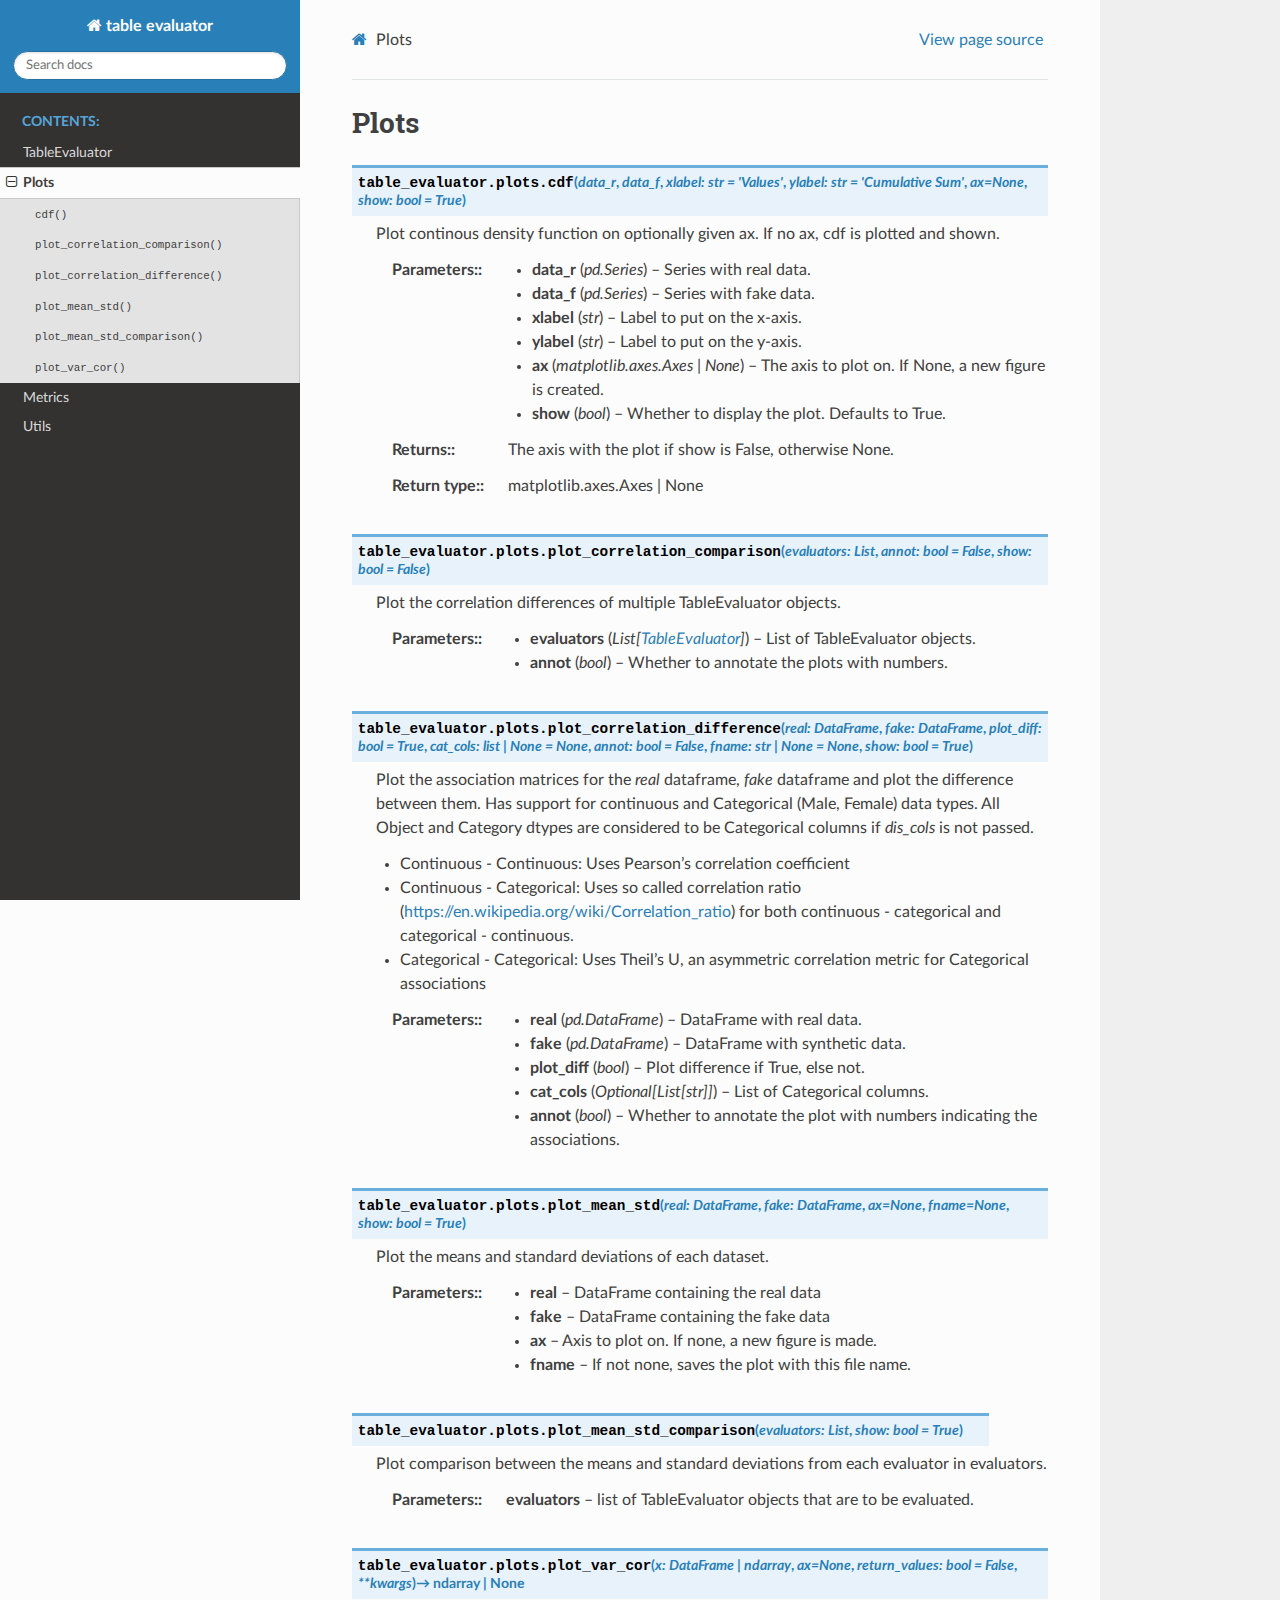
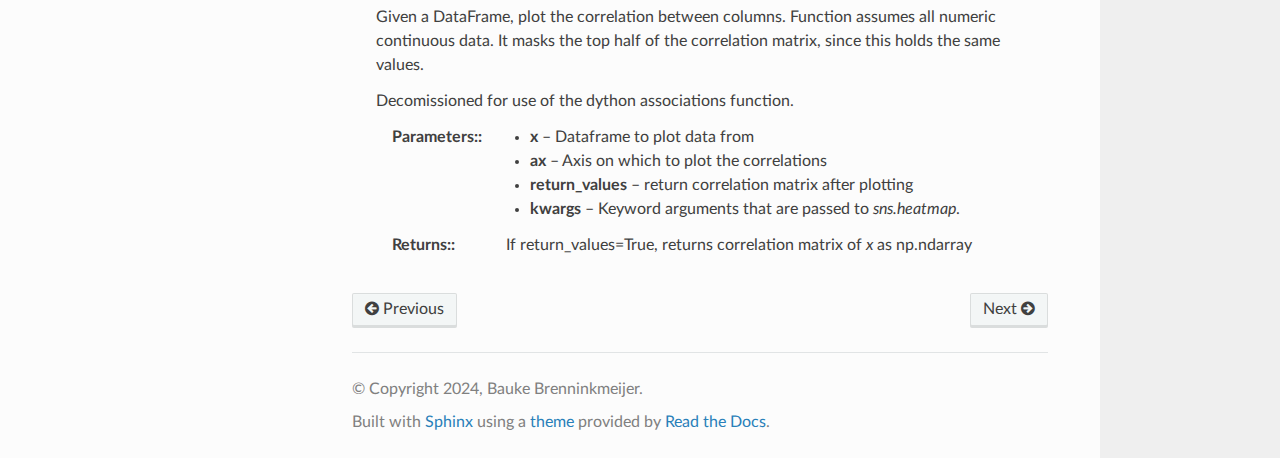
<file: plots.html>
<!DOCTYPE html>
<html class="writer-html5" lang="en" data-content_root="./">
<head>
  <meta charset="utf-8" /><meta name="viewport" content="width=device-width, initial-scale=1" />

  <meta name="viewport" content="width=device-width, initial-scale=1.0" />
  <title>Plots &mdash; table evaluator 1.7.1 documentation</title>
      <link rel="stylesheet" type="text/css" href="_static/pygments.css?v=80d5e7a1" />
      <link rel="stylesheet" type="text/css" href="_static/css/theme.css?v=19f00094" />

  
  <!--[if lt IE 9]>
    <script src="_static/js/html5shiv.min.js"></script>
  <![endif]-->
  
        <script src="_static/jquery.js?v=5d32c60e"></script>
        <script src="_static/_sphinx_javascript_frameworks_compat.js?v=2cd50e6c"></script>
        <script src="_static/documentation_options.js?v=a77542ef"></script>
        <script src="_static/doctools.js?v=9a2dae69"></script>
        <script src="_static/sphinx_highlight.js?v=dc90522c"></script>
    <script src="_static/js/theme.js"></script>
    <link rel="index" title="Index" href="genindex.html" />
    <link rel="search" title="Search" href="search.html" />
    <link rel="next" title="Metrics" href="metrics.html" />
    <link rel="prev" title="TableEvaluator" href="table_evaluator.html" /> 
</head>

<body class="wy-body-for-nav"> 
  <div class="wy-grid-for-nav">
    <nav data-toggle="wy-nav-shift" class="wy-nav-side">
      <div class="wy-side-scroll">
        <div class="wy-side-nav-search" >

          
          
          <a href="index.html" class="icon icon-home">
            table evaluator
          </a>
<div role="search">
  <form id="rtd-search-form" class="wy-form" action="search.html" method="get">
    <input type="text" name="q" placeholder="Search docs" aria-label="Search docs" />
    <input type="hidden" name="check_keywords" value="yes" />
    <input type="hidden" name="area" value="default" />
  </form>
</div>
        </div><div class="wy-menu wy-menu-vertical" data-spy="affix" role="navigation" aria-label="Navigation menu">
              <p class="caption" role="heading"><span class="caption-text">Contents:</span></p>
<ul class="current">
<li class="toctree-l1"><a class="reference internal" href="table_evaluator.html">TableEvaluator</a></li>
<li class="toctree-l1 current"><a class="current reference internal" href="#">Plots</a><ul>
<li class="toctree-l2"><a class="reference internal" href="#table_evaluator.plots.cdf"><code class="docutils literal notranslate"><span class="pre">cdf()</span></code></a></li>
<li class="toctree-l2"><a class="reference internal" href="#table_evaluator.plots.plot_correlation_comparison"><code class="docutils literal notranslate"><span class="pre">plot_correlation_comparison()</span></code></a></li>
<li class="toctree-l2"><a class="reference internal" href="#table_evaluator.plots.plot_correlation_difference"><code class="docutils literal notranslate"><span class="pre">plot_correlation_difference()</span></code></a></li>
<li class="toctree-l2"><a class="reference internal" href="#table_evaluator.plots.plot_mean_std"><code class="docutils literal notranslate"><span class="pre">plot_mean_std()</span></code></a></li>
<li class="toctree-l2"><a class="reference internal" href="#table_evaluator.plots.plot_mean_std_comparison"><code class="docutils literal notranslate"><span class="pre">plot_mean_std_comparison()</span></code></a></li>
<li class="toctree-l2"><a class="reference internal" href="#table_evaluator.plots.plot_var_cor"><code class="docutils literal notranslate"><span class="pre">plot_var_cor()</span></code></a></li>
</ul>
</li>
<li class="toctree-l1"><a class="reference internal" href="metrics.html">Metrics</a></li>
<li class="toctree-l1"><a class="reference internal" href="utils.html">Utils</a></li>
</ul>

        </div>
      </div>
    </nav>

    <section data-toggle="wy-nav-shift" class="wy-nav-content-wrap"><nav class="wy-nav-top" aria-label="Mobile navigation menu" >
          <i data-toggle="wy-nav-top" class="fa fa-bars"></i>
          <a href="index.html">table evaluator</a>
      </nav>

      <div class="wy-nav-content">
        <div class="rst-content">
          <div role="navigation" aria-label="Page navigation">
  <ul class="wy-breadcrumbs">
      <li><a href="index.html" class="icon icon-home" aria-label="Home"></a></li>
      <li class="breadcrumb-item active">Plots</li>
      <li class="wy-breadcrumbs-aside">
            <a href="_sources/plots.rst.txt" rel="nofollow"> View page source</a>
      </li>
  </ul>
  <hr/>
</div>
          <div role="main" class="document" itemscope="itemscope" itemtype="http://schema.org/Article">
           <div itemprop="articleBody">
             
  <section id="plots">
<h1>Plots<a class="headerlink" href="#plots" title="Link to this heading"></a></h1>
<div class="toctree-wrapper compound">
</div>
<dl class="py function" id="module-table_evaluator.plots">
<dt class="sig sig-object py" id="table_evaluator.plots.cdf">
<span class="sig-prename descclassname"><span class="pre">table_evaluator.plots.</span></span><span class="sig-name descname"><span class="pre">cdf</span></span><span class="sig-paren">(</span><em class="sig-param"><span class="n"><span class="pre">data_r</span></span></em>, <em class="sig-param"><span class="n"><span class="pre">data_f</span></span></em>, <em class="sig-param"><span class="n"><span class="pre">xlabel</span></span><span class="p"><span class="pre">:</span></span><span class="w"> </span><span class="n"><span class="pre">str</span></span><span class="w"> </span><span class="o"><span class="pre">=</span></span><span class="w"> </span><span class="default_value"><span class="pre">'Values'</span></span></em>, <em class="sig-param"><span class="n"><span class="pre">ylabel</span></span><span class="p"><span class="pre">:</span></span><span class="w"> </span><span class="n"><span class="pre">str</span></span><span class="w"> </span><span class="o"><span class="pre">=</span></span><span class="w"> </span><span class="default_value"><span class="pre">'Cumulative</span> <span class="pre">Sum'</span></span></em>, <em class="sig-param"><span class="n"><span class="pre">ax</span></span><span class="o"><span class="pre">=</span></span><span class="default_value"><span class="pre">None</span></span></em>, <em class="sig-param"><span class="n"><span class="pre">show</span></span><span class="p"><span class="pre">:</span></span><span class="w"> </span><span class="n"><span class="pre">bool</span></span><span class="w"> </span><span class="o"><span class="pre">=</span></span><span class="w"> </span><span class="default_value"><span class="pre">True</span></span></em><span class="sig-paren">)</span><a class="headerlink" href="#table_evaluator.plots.cdf" title="Link to this definition"></a></dt>
<dd><p>Plot continous density function on optionally given ax. If no ax, cdf is plotted and shown.</p>
<dl class="field-list simple">
<dt class="field-odd">Parameters<span class="colon">:</span></dt>
<dd class="field-odd"><ul class="simple">
<li><p><strong>data_r</strong> (<em>pd.Series</em>) – Series with real data.</p></li>
<li><p><strong>data_f</strong> (<em>pd.Series</em>) – Series with fake data.</p></li>
<li><p><strong>xlabel</strong> (<em>str</em>) – Label to put on the x-axis.</p></li>
<li><p><strong>ylabel</strong> (<em>str</em>) – Label to put on the y-axis.</p></li>
<li><p><strong>ax</strong> (<em>matplotlib.axes.Axes</em><em> | </em><em>None</em>) – The axis to plot on. If None, a new figure is created.</p></li>
<li><p><strong>show</strong> (<em>bool</em>) – Whether to display the plot. Defaults to True.</p></li>
</ul>
</dd>
<dt class="field-even">Returns<span class="colon">:</span></dt>
<dd class="field-even"><p>The axis with the plot if show is False, otherwise None.</p>
</dd>
<dt class="field-odd">Return type<span class="colon">:</span></dt>
<dd class="field-odd"><p>matplotlib.axes.Axes | None</p>
</dd>
</dl>
</dd></dl>

<dl class="py function">
<dt class="sig sig-object py" id="table_evaluator.plots.plot_correlation_comparison">
<span class="sig-prename descclassname"><span class="pre">table_evaluator.plots.</span></span><span class="sig-name descname"><span class="pre">plot_correlation_comparison</span></span><span class="sig-paren">(</span><em class="sig-param"><span class="n"><span class="pre">evaluators</span></span><span class="p"><span class="pre">:</span></span><span class="w"> </span><span class="n"><span class="pre">List</span></span></em>, <em class="sig-param"><span class="n"><span class="pre">annot</span></span><span class="p"><span class="pre">:</span></span><span class="w"> </span><span class="n"><span class="pre">bool</span></span><span class="w"> </span><span class="o"><span class="pre">=</span></span><span class="w"> </span><span class="default_value"><span class="pre">False</span></span></em>, <em class="sig-param"><span class="n"><span class="pre">show</span></span><span class="p"><span class="pre">:</span></span><span class="w"> </span><span class="n"><span class="pre">bool</span></span><span class="w"> </span><span class="o"><span class="pre">=</span></span><span class="w"> </span><span class="default_value"><span class="pre">False</span></span></em><span class="sig-paren">)</span><a class="headerlink" href="#table_evaluator.plots.plot_correlation_comparison" title="Link to this definition"></a></dt>
<dd><p>Plot the correlation differences of multiple TableEvaluator objects.</p>
<dl class="field-list simple">
<dt class="field-odd">Parameters<span class="colon">:</span></dt>
<dd class="field-odd"><ul class="simple">
<li><p><strong>evaluators</strong> (<em>List</em><em>[</em><a class="reference internal" href="table_evaluator.html#table_evaluator.table_evaluator.TableEvaluator" title="table_evaluator.table_evaluator.TableEvaluator"><em>TableEvaluator</em></a><em>]</em>) – List of TableEvaluator objects.</p></li>
<li><p><strong>annot</strong> (<em>bool</em>) – Whether to annotate the plots with numbers.</p></li>
</ul>
</dd>
</dl>
</dd></dl>

<dl class="py function">
<dt class="sig sig-object py" id="table_evaluator.plots.plot_correlation_difference">
<span class="sig-prename descclassname"><span class="pre">table_evaluator.plots.</span></span><span class="sig-name descname"><span class="pre">plot_correlation_difference</span></span><span class="sig-paren">(</span><em class="sig-param"><span class="n"><span class="pre">real</span></span><span class="p"><span class="pre">:</span></span><span class="w"> </span><span class="n"><span class="pre">DataFrame</span></span></em>, <em class="sig-param"><span class="n"><span class="pre">fake</span></span><span class="p"><span class="pre">:</span></span><span class="w"> </span><span class="n"><span class="pre">DataFrame</span></span></em>, <em class="sig-param"><span class="n"><span class="pre">plot_diff</span></span><span class="p"><span class="pre">:</span></span><span class="w"> </span><span class="n"><span class="pre">bool</span></span><span class="w"> </span><span class="o"><span class="pre">=</span></span><span class="w"> </span><span class="default_value"><span class="pre">True</span></span></em>, <em class="sig-param"><span class="n"><span class="pre">cat_cols</span></span><span class="p"><span class="pre">:</span></span><span class="w"> </span><span class="n"><span class="pre">list</span><span class="w"> </span><span class="p"><span class="pre">|</span></span><span class="w"> </span><span class="pre">None</span></span><span class="w"> </span><span class="o"><span class="pre">=</span></span><span class="w"> </span><span class="default_value"><span class="pre">None</span></span></em>, <em class="sig-param"><span class="n"><span class="pre">annot</span></span><span class="p"><span class="pre">:</span></span><span class="w"> </span><span class="n"><span class="pre">bool</span></span><span class="w"> </span><span class="o"><span class="pre">=</span></span><span class="w"> </span><span class="default_value"><span class="pre">False</span></span></em>, <em class="sig-param"><span class="n"><span class="pre">fname</span></span><span class="p"><span class="pre">:</span></span><span class="w"> </span><span class="n"><span class="pre">str</span><span class="w"> </span><span class="p"><span class="pre">|</span></span><span class="w"> </span><span class="pre">None</span></span><span class="w"> </span><span class="o"><span class="pre">=</span></span><span class="w"> </span><span class="default_value"><span class="pre">None</span></span></em>, <em class="sig-param"><span class="n"><span class="pre">show</span></span><span class="p"><span class="pre">:</span></span><span class="w"> </span><span class="n"><span class="pre">bool</span></span><span class="w"> </span><span class="o"><span class="pre">=</span></span><span class="w"> </span><span class="default_value"><span class="pre">True</span></span></em><span class="sig-paren">)</span><a class="headerlink" href="#table_evaluator.plots.plot_correlation_difference" title="Link to this definition"></a></dt>
<dd><p>Plot the association matrices for the <cite>real</cite> dataframe, <cite>fake</cite> dataframe and plot the difference between them. Has
support for continuous and Categorical (Male, Female) data types. All Object and Category dtypes are considered to
be Categorical columns if <cite>dis_cols</cite> is not passed.</p>
<ul class="simple">
<li><p>Continuous - Continuous: Uses Pearson’s correlation coefficient</p></li>
<li><p>Continuous - Categorical: Uses so called correlation ratio (<a class="reference external" href="https://en.wikipedia.org/wiki/Correlation_ratio">https://en.wikipedia.org/wiki/Correlation_ratio</a>) for
both continuous - categorical and categorical - continuous.</p></li>
<li><p>Categorical - Categorical: Uses Theil’s U, an asymmetric correlation metric for Categorical associations</p></li>
</ul>
<dl class="field-list simple">
<dt class="field-odd">Parameters<span class="colon">:</span></dt>
<dd class="field-odd"><ul class="simple">
<li><p><strong>real</strong> (<em>pd.DataFrame</em>) – DataFrame with real data.</p></li>
<li><p><strong>fake</strong> (<em>pd.DataFrame</em>) – DataFrame with synthetic data.</p></li>
<li><p><strong>plot_diff</strong> (<em>bool</em>) – Plot difference if True, else not.</p></li>
<li><p><strong>cat_cols</strong> (<em>Optional</em><em>[</em><em>List</em><em>[</em><em>str</em><em>]</em><em>]</em>) – List of Categorical columns.</p></li>
<li><p><strong>annot</strong> (<em>bool</em>) – Whether to annotate the plot with numbers indicating the associations.</p></li>
</ul>
</dd>
</dl>
</dd></dl>

<dl class="py function">
<dt class="sig sig-object py" id="table_evaluator.plots.plot_mean_std">
<span class="sig-prename descclassname"><span class="pre">table_evaluator.plots.</span></span><span class="sig-name descname"><span class="pre">plot_mean_std</span></span><span class="sig-paren">(</span><em class="sig-param"><span class="n"><span class="pre">real</span></span><span class="p"><span class="pre">:</span></span><span class="w"> </span><span class="n"><span class="pre">DataFrame</span></span></em>, <em class="sig-param"><span class="n"><span class="pre">fake</span></span><span class="p"><span class="pre">:</span></span><span class="w"> </span><span class="n"><span class="pre">DataFrame</span></span></em>, <em class="sig-param"><span class="n"><span class="pre">ax</span></span><span class="o"><span class="pre">=</span></span><span class="default_value"><span class="pre">None</span></span></em>, <em class="sig-param"><span class="n"><span class="pre">fname</span></span><span class="o"><span class="pre">=</span></span><span class="default_value"><span class="pre">None</span></span></em>, <em class="sig-param"><span class="n"><span class="pre">show</span></span><span class="p"><span class="pre">:</span></span><span class="w"> </span><span class="n"><span class="pre">bool</span></span><span class="w"> </span><span class="o"><span class="pre">=</span></span><span class="w"> </span><span class="default_value"><span class="pre">True</span></span></em><span class="sig-paren">)</span><a class="headerlink" href="#table_evaluator.plots.plot_mean_std" title="Link to this definition"></a></dt>
<dd><p>Plot the means and standard deviations of each dataset.</p>
<dl class="field-list simple">
<dt class="field-odd">Parameters<span class="colon">:</span></dt>
<dd class="field-odd"><ul class="simple">
<li><p><strong>real</strong> – DataFrame containing the real data</p></li>
<li><p><strong>fake</strong> – DataFrame containing the fake data</p></li>
<li><p><strong>ax</strong> – Axis to plot on. If none, a new figure is made.</p></li>
<li><p><strong>fname</strong> – If not none, saves the plot with this file name.</p></li>
</ul>
</dd>
</dl>
</dd></dl>

<dl class="py function">
<dt class="sig sig-object py" id="table_evaluator.plots.plot_mean_std_comparison">
<span class="sig-prename descclassname"><span class="pre">table_evaluator.plots.</span></span><span class="sig-name descname"><span class="pre">plot_mean_std_comparison</span></span><span class="sig-paren">(</span><em class="sig-param"><span class="n"><span class="pre">evaluators</span></span><span class="p"><span class="pre">:</span></span><span class="w"> </span><span class="n"><span class="pre">List</span></span></em>, <em class="sig-param"><span class="n"><span class="pre">show</span></span><span class="p"><span class="pre">:</span></span><span class="w"> </span><span class="n"><span class="pre">bool</span></span><span class="w"> </span><span class="o"><span class="pre">=</span></span><span class="w"> </span><span class="default_value"><span class="pre">True</span></span></em><span class="sig-paren">)</span><a class="headerlink" href="#table_evaluator.plots.plot_mean_std_comparison" title="Link to this definition"></a></dt>
<dd><p>Plot comparison between the means and standard deviations from each evaluator in evaluators.</p>
<dl class="field-list simple">
<dt class="field-odd">Parameters<span class="colon">:</span></dt>
<dd class="field-odd"><p><strong>evaluators</strong> – list of TableEvaluator objects that are to be evaluated.</p>
</dd>
</dl>
</dd></dl>

<dl class="py function">
<dt class="sig sig-object py" id="table_evaluator.plots.plot_var_cor">
<span class="sig-prename descclassname"><span class="pre">table_evaluator.plots.</span></span><span class="sig-name descname"><span class="pre">plot_var_cor</span></span><span class="sig-paren">(</span><em class="sig-param"><span class="n"><span class="pre">x</span></span><span class="p"><span class="pre">:</span></span><span class="w"> </span><span class="n"><span class="pre">DataFrame</span><span class="w"> </span><span class="p"><span class="pre">|</span></span><span class="w"> </span><span class="pre">ndarray</span></span></em>, <em class="sig-param"><span class="n"><span class="pre">ax</span></span><span class="o"><span class="pre">=</span></span><span class="default_value"><span class="pre">None</span></span></em>, <em class="sig-param"><span class="n"><span class="pre">return_values</span></span><span class="p"><span class="pre">:</span></span><span class="w"> </span><span class="n"><span class="pre">bool</span></span><span class="w"> </span><span class="o"><span class="pre">=</span></span><span class="w"> </span><span class="default_value"><span class="pre">False</span></span></em>, <em class="sig-param"><span class="o"><span class="pre">**</span></span><span class="n"><span class="pre">kwargs</span></span></em><span class="sig-paren">)</span> <span class="sig-return"><span class="sig-return-icon">&#x2192;</span> <span class="sig-return-typehint"><span class="pre">ndarray</span><span class="w"> </span><span class="p"><span class="pre">|</span></span><span class="w"> </span><span class="pre">None</span></span></span><a class="headerlink" href="#table_evaluator.plots.plot_var_cor" title="Link to this definition"></a></dt>
<dd><p>Given a DataFrame, plot the correlation between columns. Function assumes all numeric continuous data. It masks the
top half of the correlation matrix, since this holds the same values.</p>
<p>Decomissioned for use of the dython associations function.</p>
<dl class="field-list simple">
<dt class="field-odd">Parameters<span class="colon">:</span></dt>
<dd class="field-odd"><ul class="simple">
<li><p><strong>x</strong> – Dataframe to plot data from</p></li>
<li><p><strong>ax</strong> – Axis on which to plot the correlations</p></li>
<li><p><strong>return_values</strong> – return correlation matrix after plotting</p></li>
<li><p><strong>kwargs</strong> – Keyword arguments that are passed to <cite>sns.heatmap</cite>.</p></li>
</ul>
</dd>
<dt class="field-even">Returns<span class="colon">:</span></dt>
<dd class="field-even"><p>If return_values=True, returns correlation matrix of <cite>x</cite> as np.ndarray</p>
</dd>
</dl>
</dd></dl>

</section>


           </div>
          </div>
          <footer><div class="rst-footer-buttons" role="navigation" aria-label="Footer">
        <a href="table_evaluator.html" class="btn btn-neutral float-left" title="TableEvaluator" accesskey="p" rel="prev"><span class="fa fa-arrow-circle-left" aria-hidden="true"></span> Previous</a>
        <a href="metrics.html" class="btn btn-neutral float-right" title="Metrics" accesskey="n" rel="next">Next <span class="fa fa-arrow-circle-right" aria-hidden="true"></span></a>
    </div>

  <hr/>

  <div role="contentinfo">
    <p>&#169; Copyright 2024, Bauke Brenninkmeijer.</p>
  </div>

  Built with <a href="https://www.sphinx-doc.org/">Sphinx</a> using a
    <a href="https://github.com/readthedocs/sphinx_rtd_theme">theme</a>
    provided by <a href="https://readthedocs.org">Read the Docs</a>.
   

</footer>
        </div>
      </div>
    </section>
  </div>
  <script>
      jQuery(function () {
          SphinxRtdTheme.Navigation.enable(true);
      });
  </script> 

</body>
</html>
</file>
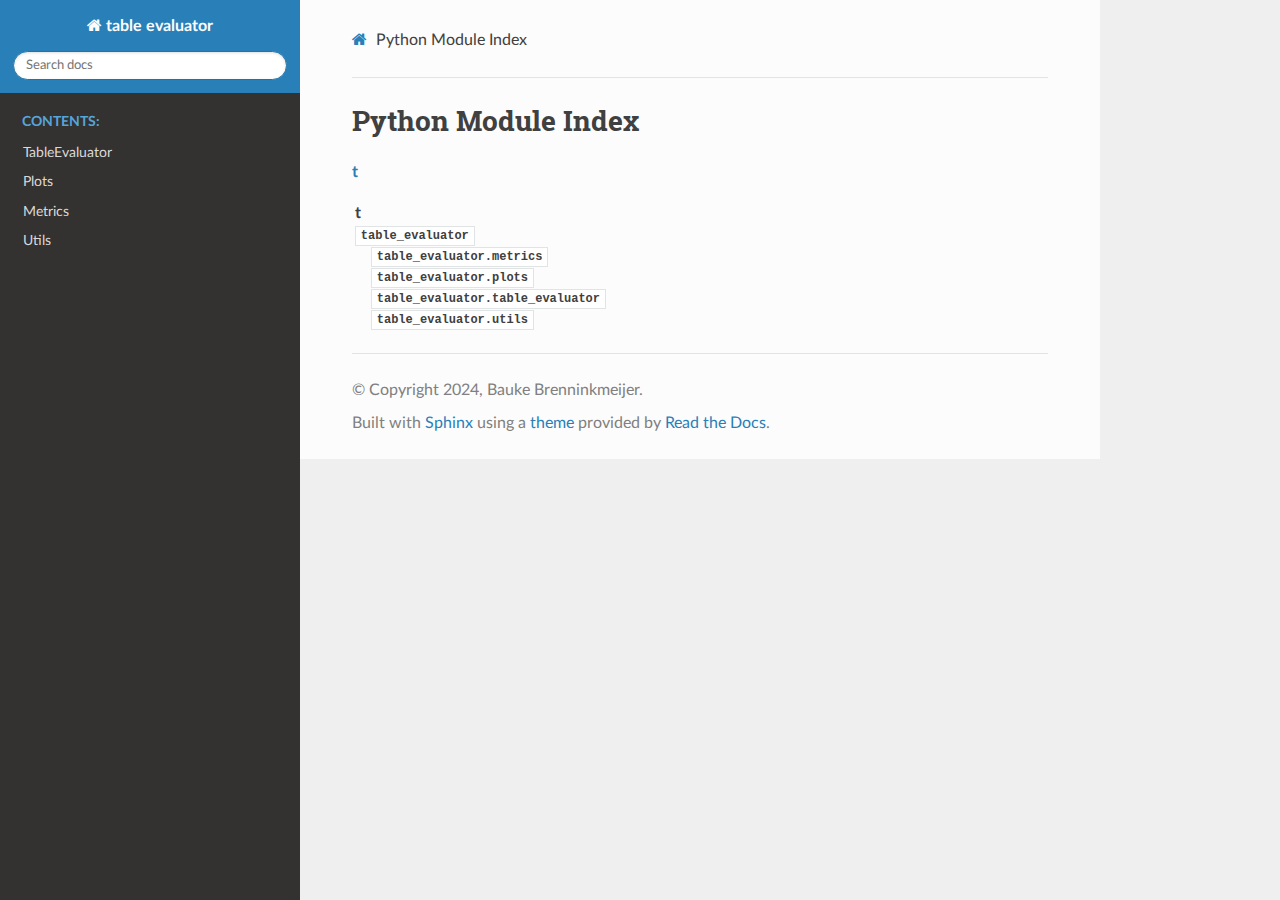
<file: py-modindex.html>
<!DOCTYPE html>
<html class="writer-html5" lang="en" data-content_root="./">
<head>
  <meta charset="utf-8" />
  <meta name="viewport" content="width=device-width, initial-scale=1.0" />
  <title>Python Module Index &mdash; table evaluator 1.7.1 documentation</title>
      <link rel="stylesheet" type="text/css" href="_static/pygments.css?v=80d5e7a1" />
      <link rel="stylesheet" type="text/css" href="_static/css/theme.css?v=19f00094" />

  
  <!--[if lt IE 9]>
    <script src="_static/js/html5shiv.min.js"></script>
  <![endif]-->
  
        <script src="_static/jquery.js?v=5d32c60e"></script>
        <script src="_static/_sphinx_javascript_frameworks_compat.js?v=2cd50e6c"></script>
        <script src="_static/documentation_options.js?v=a77542ef"></script>
        <script src="_static/doctools.js?v=9a2dae69"></script>
        <script src="_static/sphinx_highlight.js?v=dc90522c"></script>
    <script src="_static/js/theme.js"></script>
    <link rel="index" title="Index" href="genindex.html" />
    <link rel="search" title="Search" href="search.html" />
 


</head>

<body class="wy-body-for-nav"> 
  <div class="wy-grid-for-nav">
    <nav data-toggle="wy-nav-shift" class="wy-nav-side">
      <div class="wy-side-scroll">
        <div class="wy-side-nav-search" >

          
          
          <a href="index.html" class="icon icon-home">
            table evaluator
          </a>
<div role="search">
  <form id="rtd-search-form" class="wy-form" action="search.html" method="get">
    <input type="text" name="q" placeholder="Search docs" aria-label="Search docs" />
    <input type="hidden" name="check_keywords" value="yes" />
    <input type="hidden" name="area" value="default" />
  </form>
</div>
        </div><div class="wy-menu wy-menu-vertical" data-spy="affix" role="navigation" aria-label="Navigation menu">
              <p class="caption" role="heading"><span class="caption-text">Contents:</span></p>
<ul>
<li class="toctree-l1"><a class="reference internal" href="table_evaluator.html">TableEvaluator</a></li>
<li class="toctree-l1"><a class="reference internal" href="plots.html">Plots</a></li>
<li class="toctree-l1"><a class="reference internal" href="metrics.html">Metrics</a></li>
<li class="toctree-l1"><a class="reference internal" href="utils.html">Utils</a></li>
</ul>

        </div>
      </div>
    </nav>

    <section data-toggle="wy-nav-shift" class="wy-nav-content-wrap"><nav class="wy-nav-top" aria-label="Mobile navigation menu" >
          <i data-toggle="wy-nav-top" class="fa fa-bars"></i>
          <a href="index.html">table evaluator</a>
      </nav>

      <div class="wy-nav-content">
        <div class="rst-content">
          <div role="navigation" aria-label="Page navigation">
  <ul class="wy-breadcrumbs">
      <li><a href="index.html" class="icon icon-home" aria-label="Home"></a></li>
      <li class="breadcrumb-item active">Python Module Index</li>
      <li class="wy-breadcrumbs-aside">
      </li>
  </ul>
  <hr/>
</div>
          <div role="main" class="document" itemscope="itemscope" itemtype="http://schema.org/Article">
           <div itemprop="articleBody">
             

   <h1>Python Module Index</h1>

   <div class="modindex-jumpbox">
   <a href="#cap-t"><strong>t</strong></a>
   </div>

   <table class="indextable modindextable">
     <tr class="pcap"><td></td><td>&#160;</td><td></td></tr>
     <tr class="cap" id="cap-t"><td></td><td>
       <strong>t</strong></td><td></td></tr>
     <tr>
       <td><img src="_static/minus.png" class="toggler"
              id="toggle-1" style="display: none" alt="-" /></td>
       <td>
       <code class="xref">table_evaluator</code></td><td>
       <em></em></td></tr>
     <tr class="cg-1">
       <td></td>
       <td>&#160;&#160;&#160;
       <a href="metrics.html#module-table_evaluator.metrics"><code class="xref">table_evaluator.metrics</code></a></td><td>
       <em></em></td></tr>
     <tr class="cg-1">
       <td></td>
       <td>&#160;&#160;&#160;
       <a href="plots.html#module-table_evaluator.plots"><code class="xref">table_evaluator.plots</code></a></td><td>
       <em></em></td></tr>
     <tr class="cg-1">
       <td></td>
       <td>&#160;&#160;&#160;
       <a href="table_evaluator.html#module-table_evaluator.table_evaluator"><code class="xref">table_evaluator.table_evaluator</code></a></td><td>
       <em></em></td></tr>
     <tr class="cg-1">
       <td></td>
       <td>&#160;&#160;&#160;
       <a href="utils.html#module-table_evaluator.utils"><code class="xref">table_evaluator.utils</code></a></td><td>
       <em></em></td></tr>
   </table>


           </div>
          </div>
          <footer>

  <hr/>

  <div role="contentinfo">
    <p>&#169; Copyright 2024, Bauke Brenninkmeijer.</p>
  </div>

  Built with <a href="https://www.sphinx-doc.org/">Sphinx</a> using a
    <a href="https://github.com/readthedocs/sphinx_rtd_theme">theme</a>
    provided by <a href="https://readthedocs.org">Read the Docs</a>.
   

</footer>
        </div>
      </div>
    </section>
  </div>
  <script>
      jQuery(function () {
          SphinxRtdTheme.Navigation.enable(true);
      });
  </script> 

</body>
</html>
</file>
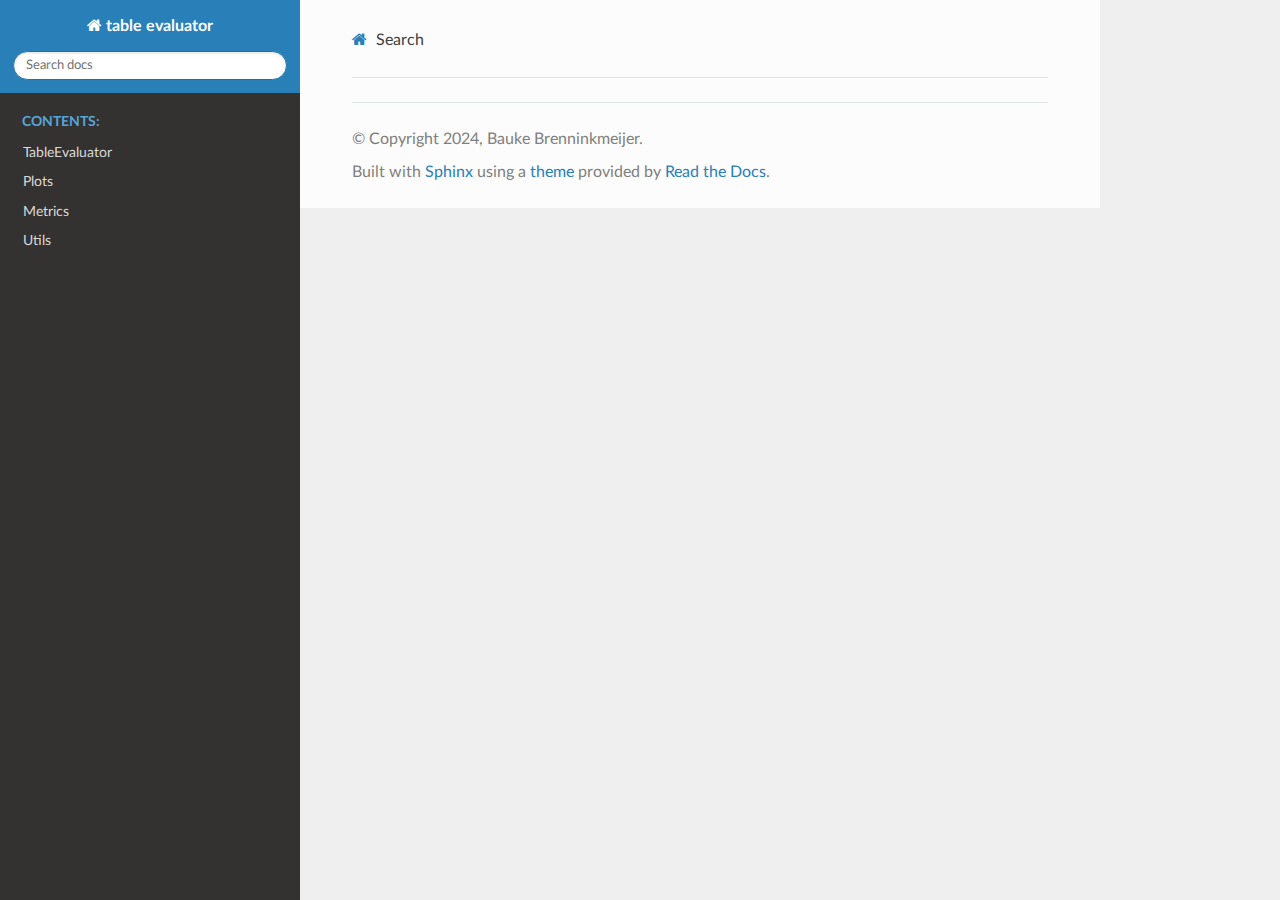
<file: search.html>
<!DOCTYPE html>
<html class="writer-html5" lang="en" data-content_root="./">
<head>
  <meta charset="utf-8" />
  <meta name="viewport" content="width=device-width, initial-scale=1.0" />
  <title>Search &mdash; table evaluator 1.7.1 documentation</title>
      <link rel="stylesheet" type="text/css" href="_static/pygments.css?v=80d5e7a1" />
      <link rel="stylesheet" type="text/css" href="_static/css/theme.css?v=19f00094" />

  
    
  <!--[if lt IE 9]>
    <script src="_static/js/html5shiv.min.js"></script>
  <![endif]-->
  
        <script src="_static/jquery.js?v=5d32c60e"></script>
        <script src="_static/_sphinx_javascript_frameworks_compat.js?v=2cd50e6c"></script>
        <script src="_static/documentation_options.js?v=a77542ef"></script>
        <script src="_static/doctools.js?v=9a2dae69"></script>
        <script src="_static/sphinx_highlight.js?v=dc90522c"></script>
    <script src="_static/js/theme.js"></script>
    <script src="_static/searchtools.js"></script>
    <script src="_static/language_data.js"></script>
    <link rel="index" title="Index" href="genindex.html" />
    <link rel="search" title="Search" href="#" /> 
</head>

<body class="wy-body-for-nav"> 
  <div class="wy-grid-for-nav">
    <nav data-toggle="wy-nav-shift" class="wy-nav-side">
      <div class="wy-side-scroll">
        <div class="wy-side-nav-search" >

          
          
          <a href="index.html" class="icon icon-home">
            table evaluator
          </a>
<div role="search">
  <form id="rtd-search-form" class="wy-form" action="#" method="get">
    <input type="text" name="q" placeholder="Search docs" aria-label="Search docs" />
    <input type="hidden" name="check_keywords" value="yes" />
    <input type="hidden" name="area" value="default" />
  </form>
</div>
        </div><div class="wy-menu wy-menu-vertical" data-spy="affix" role="navigation" aria-label="Navigation menu">
              <p class="caption" role="heading"><span class="caption-text">Contents:</span></p>
<ul>
<li class="toctree-l1"><a class="reference internal" href="table_evaluator.html">TableEvaluator</a></li>
<li class="toctree-l1"><a class="reference internal" href="plots.html">Plots</a></li>
<li class="toctree-l1"><a class="reference internal" href="metrics.html">Metrics</a></li>
<li class="toctree-l1"><a class="reference internal" href="utils.html">Utils</a></li>
</ul>

        </div>
      </div>
    </nav>

    <section data-toggle="wy-nav-shift" class="wy-nav-content-wrap"><nav class="wy-nav-top" aria-label="Mobile navigation menu" >
          <i data-toggle="wy-nav-top" class="fa fa-bars"></i>
          <a href="index.html">table evaluator</a>
      </nav>

      <div class="wy-nav-content">
        <div class="rst-content">
          <div role="navigation" aria-label="Page navigation">
  <ul class="wy-breadcrumbs">
      <li><a href="index.html" class="icon icon-home" aria-label="Home"></a></li>
      <li class="breadcrumb-item active">Search</li>
      <li class="wy-breadcrumbs-aside">
      </li>
  </ul>
  <hr/>
</div>
          <div role="main" class="document" itemscope="itemscope" itemtype="http://schema.org/Article">
           <div itemprop="articleBody">
             
  <noscript>
  <div id="fallback" class="admonition warning">
    <p class="last">
      Please activate JavaScript to enable the search functionality.
    </p>
  </div>
  </noscript>

  
  <div id="search-results">
  
  </div>

           </div>
          </div>
          <footer>

  <hr/>

  <div role="contentinfo">
    <p>&#169; Copyright 2024, Bauke Brenninkmeijer.</p>
  </div>

  Built with <a href="https://www.sphinx-doc.org/">Sphinx</a> using a
    <a href="https://github.com/readthedocs/sphinx_rtd_theme">theme</a>
    provided by <a href="https://readthedocs.org">Read the Docs</a>.
   

</footer>
        </div>
      </div>
    </section>
  </div>
  <script>
      jQuery(function () {
          SphinxRtdTheme.Navigation.enable(true);
      });
  </script>
  <script>
    jQuery(function() { Search.loadIndex("searchindex.js"); });
  </script>
  
  <script id="searchindexloader"></script>
   


</body>
</html>
</file>
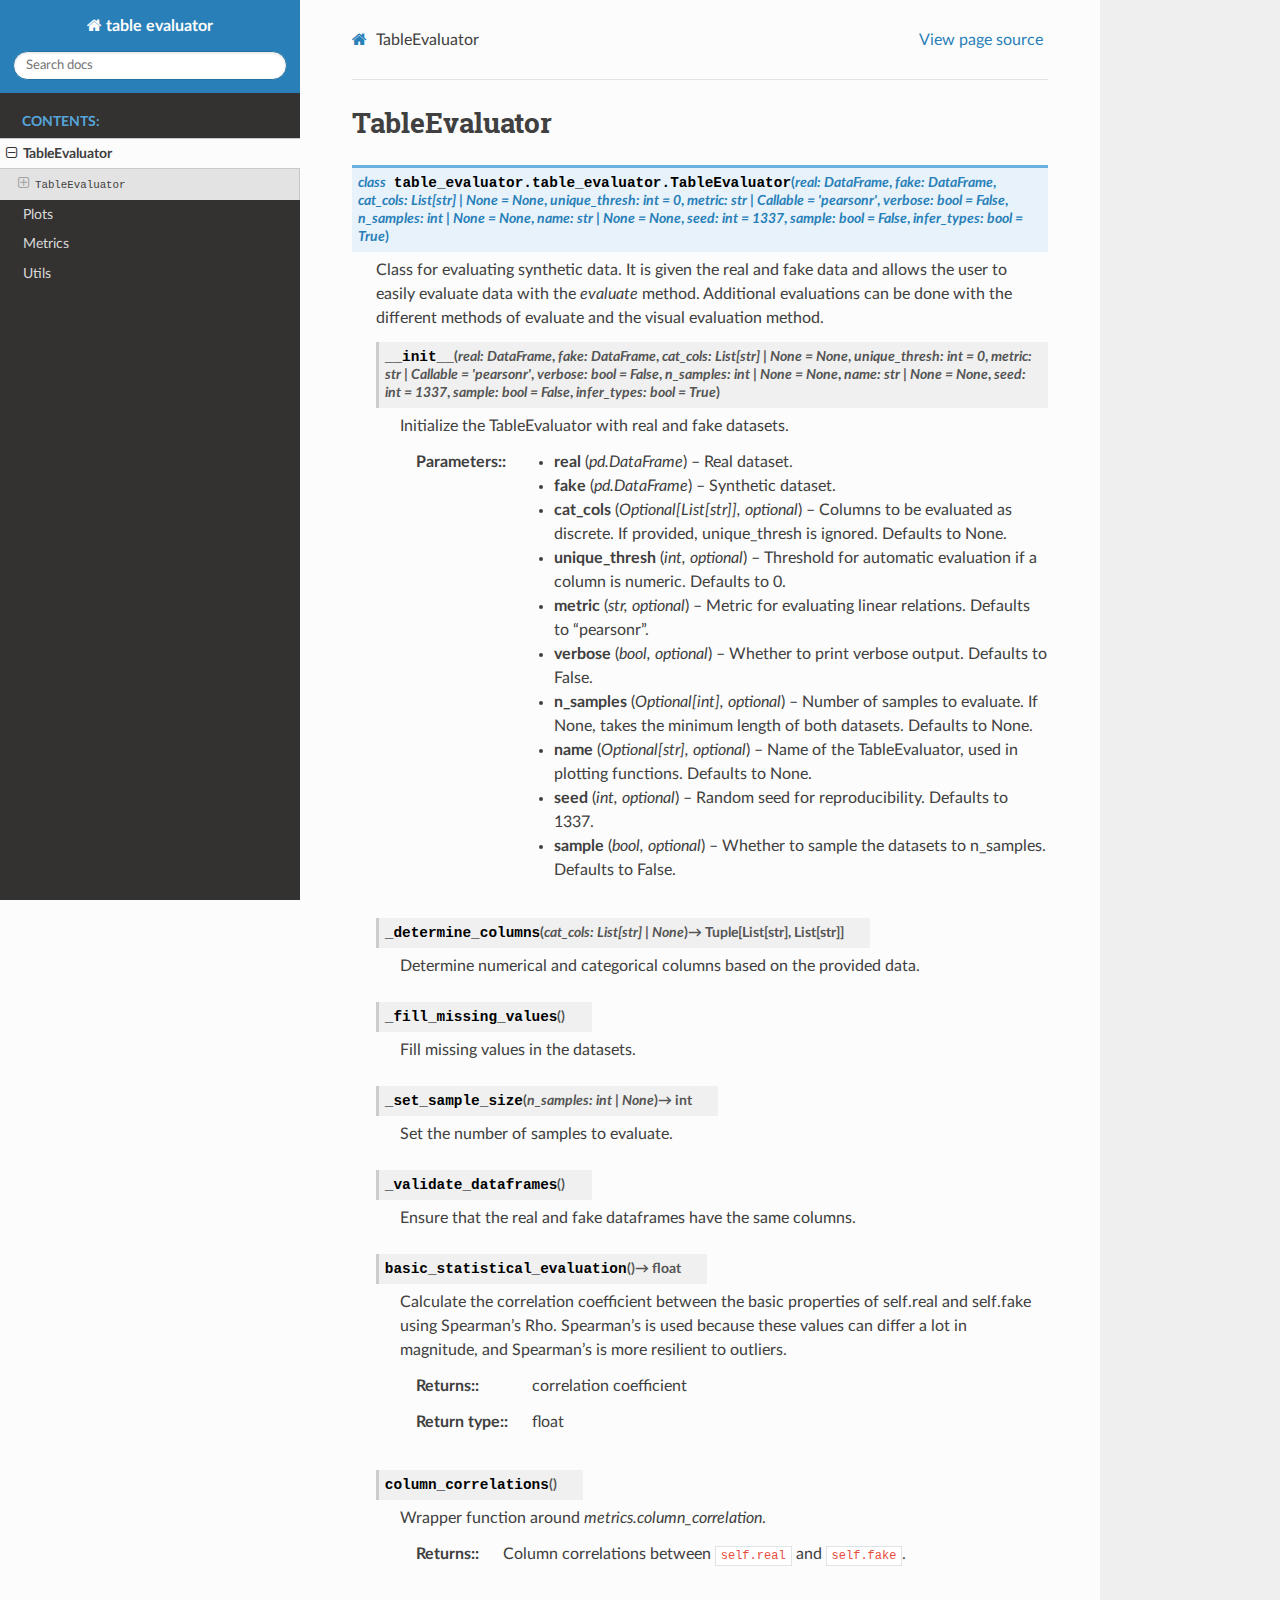
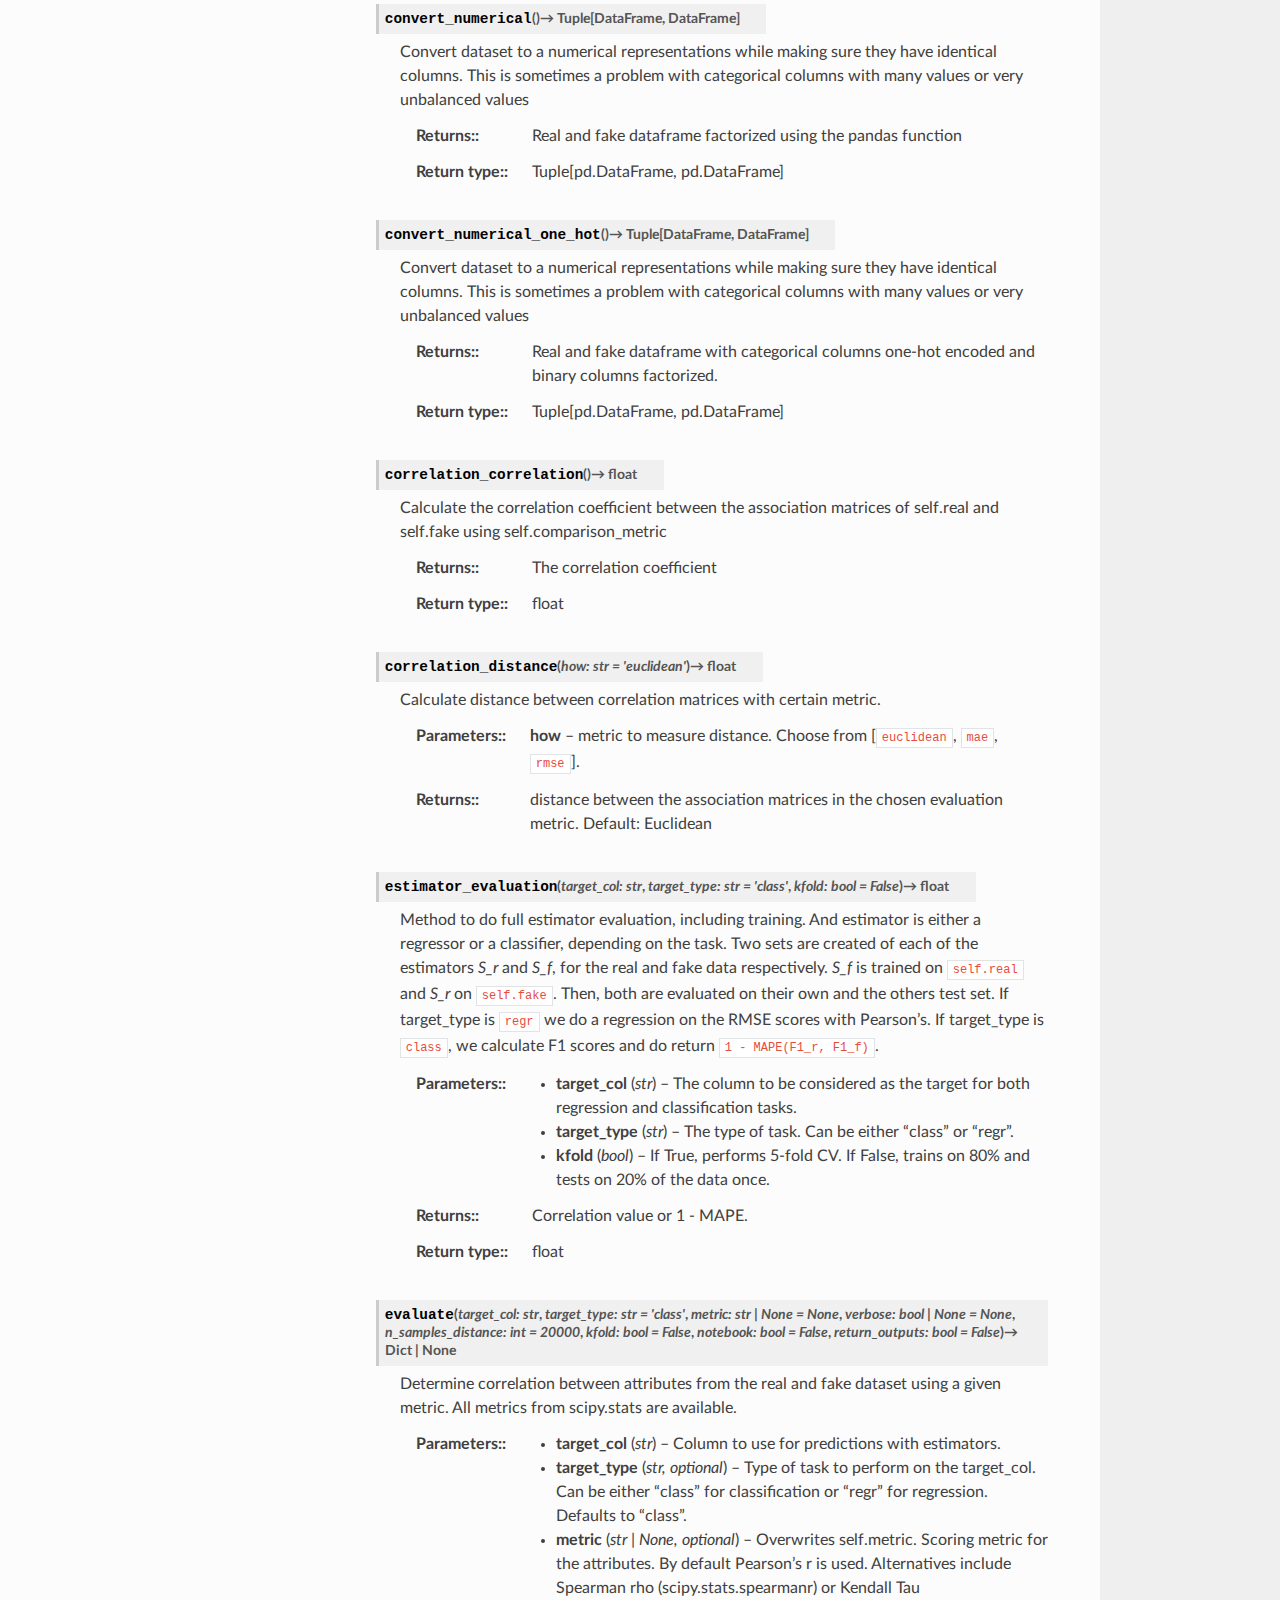
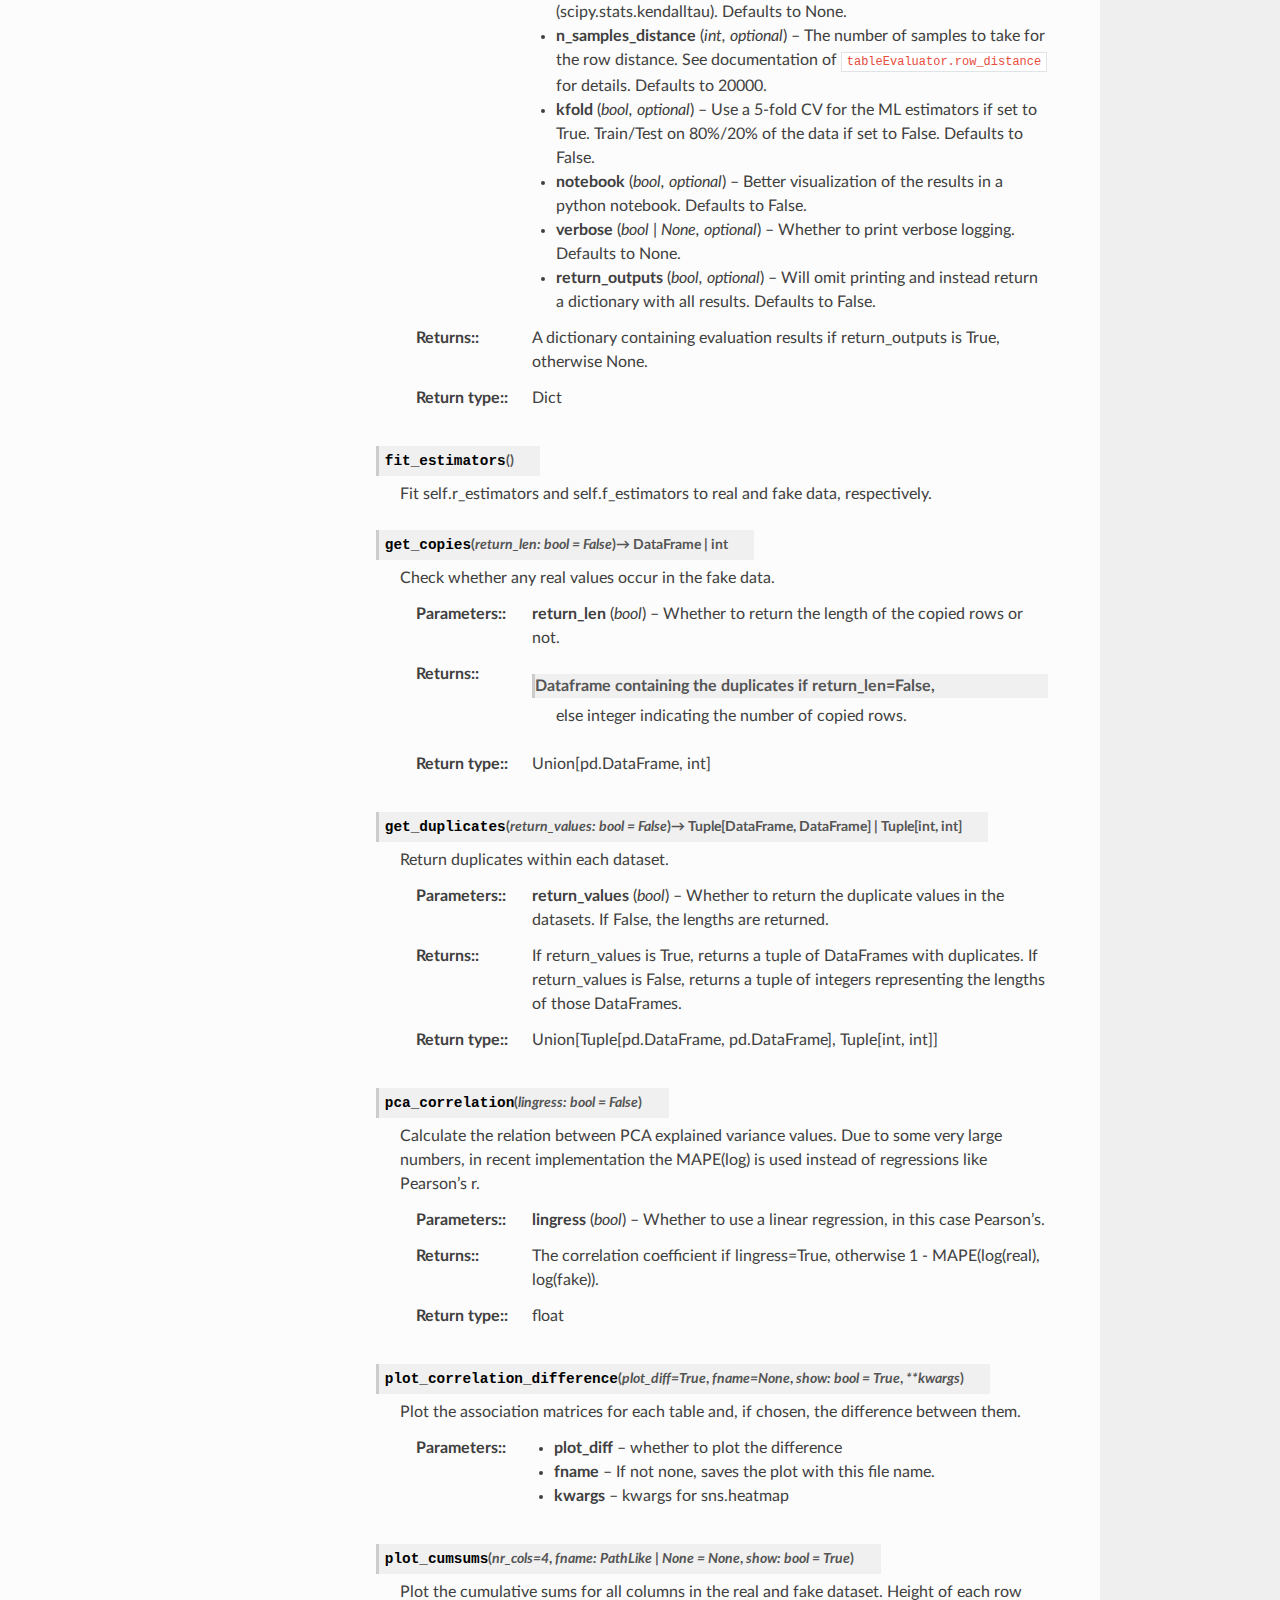
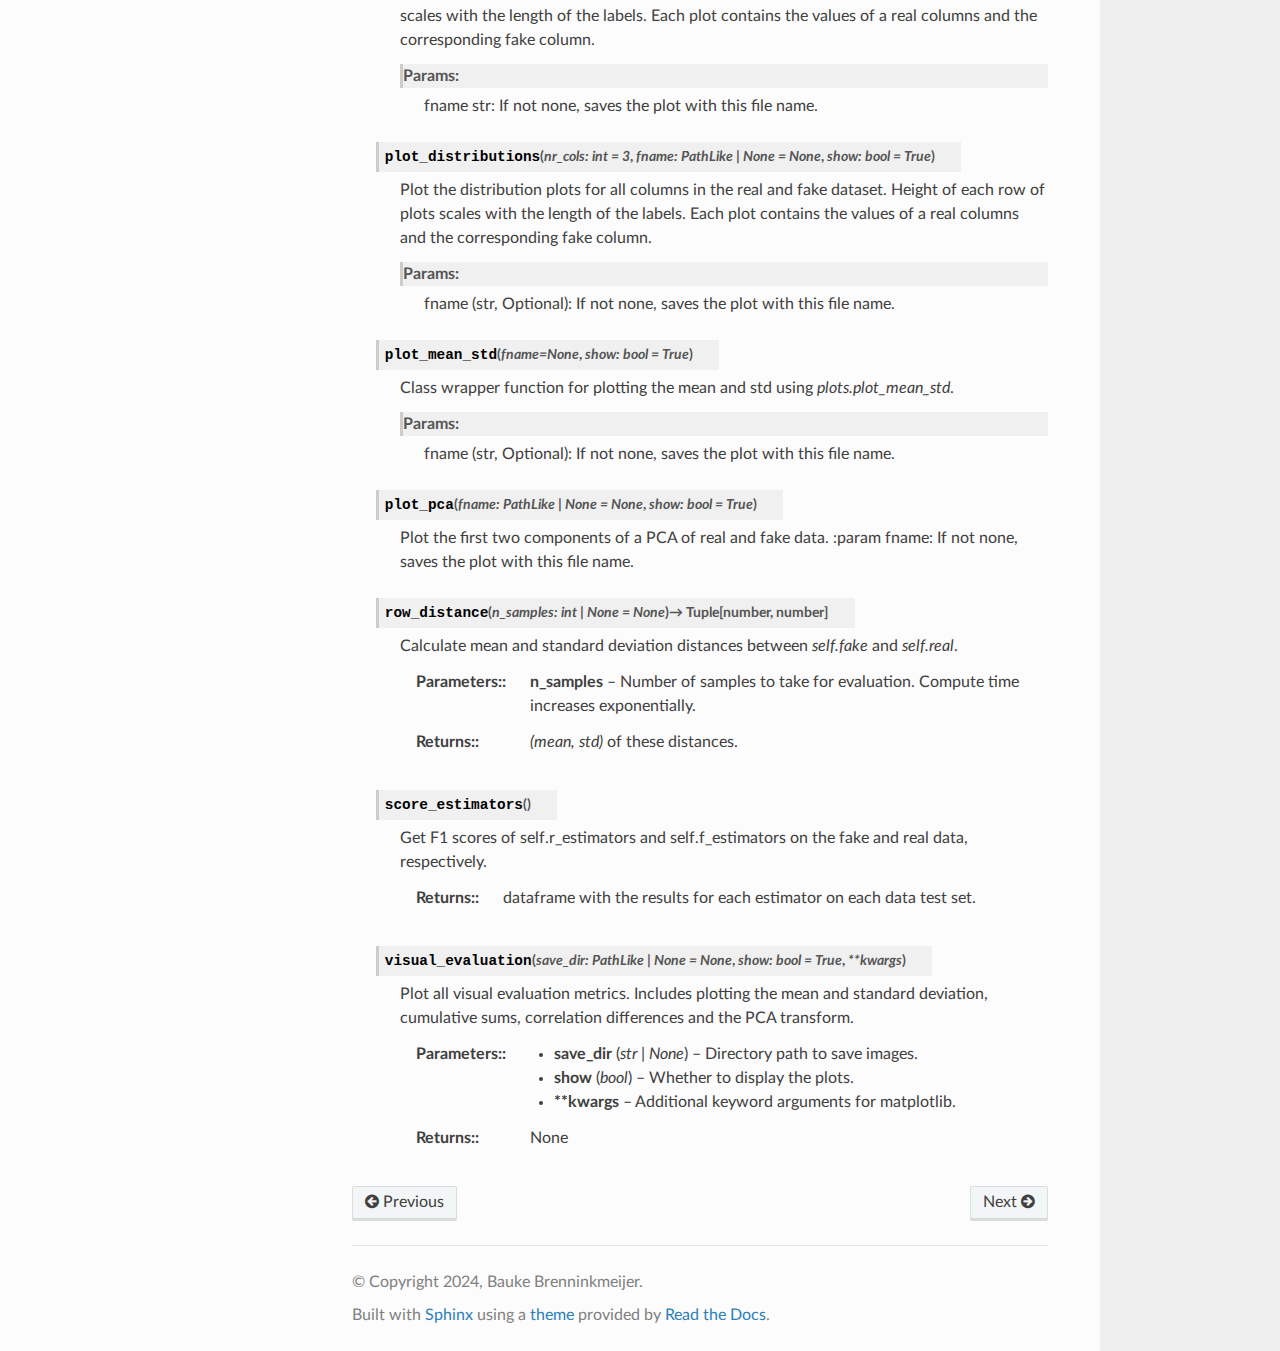
<file: table_evaluator.html>
<!DOCTYPE html>
<html class="writer-html5" lang="en" data-content_root="./">
<head>
  <meta charset="utf-8" /><meta name="viewport" content="width=device-width, initial-scale=1" />

  <meta name="viewport" content="width=device-width, initial-scale=1.0" />
  <title>TableEvaluator &mdash; table evaluator 1.7.1 documentation</title>
      <link rel="stylesheet" type="text/css" href="_static/pygments.css?v=80d5e7a1" />
      <link rel="stylesheet" type="text/css" href="_static/css/theme.css?v=19f00094" />

  
  <!--[if lt IE 9]>
    <script src="_static/js/html5shiv.min.js"></script>
  <![endif]-->
  
        <script src="_static/jquery.js?v=5d32c60e"></script>
        <script src="_static/_sphinx_javascript_frameworks_compat.js?v=2cd50e6c"></script>
        <script src="_static/documentation_options.js?v=a77542ef"></script>
        <script src="_static/doctools.js?v=9a2dae69"></script>
        <script src="_static/sphinx_highlight.js?v=dc90522c"></script>
    <script src="_static/js/theme.js"></script>
    <link rel="index" title="Index" href="genindex.html" />
    <link rel="search" title="Search" href="search.html" />
    <link rel="next" title="Plots" href="plots.html" />
    <link rel="prev" title="Welcome to table evaluator’s documentation!" href="index.html" /> 
</head>

<body class="wy-body-for-nav"> 
  <div class="wy-grid-for-nav">
    <nav data-toggle="wy-nav-shift" class="wy-nav-side">
      <div class="wy-side-scroll">
        <div class="wy-side-nav-search" >

          
          
          <a href="index.html" class="icon icon-home">
            table evaluator
          </a>
<div role="search">
  <form id="rtd-search-form" class="wy-form" action="search.html" method="get">
    <input type="text" name="q" placeholder="Search docs" aria-label="Search docs" />
    <input type="hidden" name="check_keywords" value="yes" />
    <input type="hidden" name="area" value="default" />
  </form>
</div>
        </div><div class="wy-menu wy-menu-vertical" data-spy="affix" role="navigation" aria-label="Navigation menu">
              <p class="caption" role="heading"><span class="caption-text">Contents:</span></p>
<ul class="current">
<li class="toctree-l1 current"><a class="current reference internal" href="#">TableEvaluator</a><ul>
<li class="toctree-l2"><a class="reference internal" href="#table_evaluator.table_evaluator.TableEvaluator"><code class="docutils literal notranslate"><span class="pre">TableEvaluator</span></code></a><ul>
<li class="toctree-l3"><a class="reference internal" href="#table_evaluator.table_evaluator.TableEvaluator.__init__"><code class="docutils literal notranslate"><span class="pre">TableEvaluator.__init__()</span></code></a></li>
<li class="toctree-l3"><a class="reference internal" href="#table_evaluator.table_evaluator.TableEvaluator._determine_columns"><code class="docutils literal notranslate"><span class="pre">TableEvaluator._determine_columns()</span></code></a></li>
<li class="toctree-l3"><a class="reference internal" href="#table_evaluator.table_evaluator.TableEvaluator._fill_missing_values"><code class="docutils literal notranslate"><span class="pre">TableEvaluator._fill_missing_values()</span></code></a></li>
<li class="toctree-l3"><a class="reference internal" href="#table_evaluator.table_evaluator.TableEvaluator._set_sample_size"><code class="docutils literal notranslate"><span class="pre">TableEvaluator._set_sample_size()</span></code></a></li>
<li class="toctree-l3"><a class="reference internal" href="#table_evaluator.table_evaluator.TableEvaluator._validate_dataframes"><code class="docutils literal notranslate"><span class="pre">TableEvaluator._validate_dataframes()</span></code></a></li>
<li class="toctree-l3"><a class="reference internal" href="#table_evaluator.table_evaluator.TableEvaluator.basic_statistical_evaluation"><code class="docutils literal notranslate"><span class="pre">TableEvaluator.basic_statistical_evaluation()</span></code></a></li>
<li class="toctree-l3"><a class="reference internal" href="#table_evaluator.table_evaluator.TableEvaluator.column_correlations"><code class="docutils literal notranslate"><span class="pre">TableEvaluator.column_correlations()</span></code></a></li>
<li class="toctree-l3"><a class="reference internal" href="#table_evaluator.table_evaluator.TableEvaluator.convert_numerical"><code class="docutils literal notranslate"><span class="pre">TableEvaluator.convert_numerical()</span></code></a></li>
<li class="toctree-l3"><a class="reference internal" href="#table_evaluator.table_evaluator.TableEvaluator.convert_numerical_one_hot"><code class="docutils literal notranslate"><span class="pre">TableEvaluator.convert_numerical_one_hot()</span></code></a></li>
<li class="toctree-l3"><a class="reference internal" href="#table_evaluator.table_evaluator.TableEvaluator.correlation_correlation"><code class="docutils literal notranslate"><span class="pre">TableEvaluator.correlation_correlation()</span></code></a></li>
<li class="toctree-l3"><a class="reference internal" href="#table_evaluator.table_evaluator.TableEvaluator.correlation_distance"><code class="docutils literal notranslate"><span class="pre">TableEvaluator.correlation_distance()</span></code></a></li>
<li class="toctree-l3"><a class="reference internal" href="#table_evaluator.table_evaluator.TableEvaluator.estimator_evaluation"><code class="docutils literal notranslate"><span class="pre">TableEvaluator.estimator_evaluation()</span></code></a></li>
<li class="toctree-l3"><a class="reference internal" href="#table_evaluator.table_evaluator.TableEvaluator.evaluate"><code class="docutils literal notranslate"><span class="pre">TableEvaluator.evaluate()</span></code></a></li>
<li class="toctree-l3"><a class="reference internal" href="#table_evaluator.table_evaluator.TableEvaluator.fit_estimators"><code class="docutils literal notranslate"><span class="pre">TableEvaluator.fit_estimators()</span></code></a></li>
<li class="toctree-l3"><a class="reference internal" href="#table_evaluator.table_evaluator.TableEvaluator.get_copies"><code class="docutils literal notranslate"><span class="pre">TableEvaluator.get_copies()</span></code></a></li>
<li class="toctree-l3"><a class="reference internal" href="#table_evaluator.table_evaluator.TableEvaluator.get_duplicates"><code class="docutils literal notranslate"><span class="pre">TableEvaluator.get_duplicates()</span></code></a></li>
<li class="toctree-l3"><a class="reference internal" href="#table_evaluator.table_evaluator.TableEvaluator.pca_correlation"><code class="docutils literal notranslate"><span class="pre">TableEvaluator.pca_correlation()</span></code></a></li>
<li class="toctree-l3"><a class="reference internal" href="#table_evaluator.table_evaluator.TableEvaluator.plot_correlation_difference"><code class="docutils literal notranslate"><span class="pre">TableEvaluator.plot_correlation_difference()</span></code></a></li>
<li class="toctree-l3"><a class="reference internal" href="#table_evaluator.table_evaluator.TableEvaluator.plot_cumsums"><code class="docutils literal notranslate"><span class="pre">TableEvaluator.plot_cumsums()</span></code></a></li>
<li class="toctree-l3"><a class="reference internal" href="#table_evaluator.table_evaluator.TableEvaluator.plot_distributions"><code class="docutils literal notranslate"><span class="pre">TableEvaluator.plot_distributions()</span></code></a></li>
<li class="toctree-l3"><a class="reference internal" href="#table_evaluator.table_evaluator.TableEvaluator.plot_mean_std"><code class="docutils literal notranslate"><span class="pre">TableEvaluator.plot_mean_std()</span></code></a></li>
<li class="toctree-l3"><a class="reference internal" href="#table_evaluator.table_evaluator.TableEvaluator.plot_pca"><code class="docutils literal notranslate"><span class="pre">TableEvaluator.plot_pca()</span></code></a></li>
<li class="toctree-l3"><a class="reference internal" href="#table_evaluator.table_evaluator.TableEvaluator.row_distance"><code class="docutils literal notranslate"><span class="pre">TableEvaluator.row_distance()</span></code></a></li>
<li class="toctree-l3"><a class="reference internal" href="#table_evaluator.table_evaluator.TableEvaluator.score_estimators"><code class="docutils literal notranslate"><span class="pre">TableEvaluator.score_estimators()</span></code></a></li>
<li class="toctree-l3"><a class="reference internal" href="#table_evaluator.table_evaluator.TableEvaluator.visual_evaluation"><code class="docutils literal notranslate"><span class="pre">TableEvaluator.visual_evaluation()</span></code></a></li>
</ul>
</li>
</ul>
</li>
<li class="toctree-l1"><a class="reference internal" href="plots.html">Plots</a></li>
<li class="toctree-l1"><a class="reference internal" href="metrics.html">Metrics</a></li>
<li class="toctree-l1"><a class="reference internal" href="utils.html">Utils</a></li>
</ul>

        </div>
      </div>
    </nav>

    <section data-toggle="wy-nav-shift" class="wy-nav-content-wrap"><nav class="wy-nav-top" aria-label="Mobile navigation menu" >
          <i data-toggle="wy-nav-top" class="fa fa-bars"></i>
          <a href="index.html">table evaluator</a>
      </nav>

      <div class="wy-nav-content">
        <div class="rst-content">
          <div role="navigation" aria-label="Page navigation">
  <ul class="wy-breadcrumbs">
      <li><a href="index.html" class="icon icon-home" aria-label="Home"></a></li>
      <li class="breadcrumb-item active">TableEvaluator</li>
      <li class="wy-breadcrumbs-aside">
            <a href="_sources/table_evaluator.rst.txt" rel="nofollow"> View page source</a>
      </li>
  </ul>
  <hr/>
</div>
          <div role="main" class="document" itemscope="itemscope" itemtype="http://schema.org/Article">
           <div itemprop="articleBody">
             
  <section id="tableevaluator">
<h1>TableEvaluator<a class="headerlink" href="#tableevaluator" title="Link to this heading"></a></h1>
<div class="toctree-wrapper compound">
</div>
<dl class="py class" id="module-table_evaluator.table_evaluator">
<dt class="sig sig-object py" id="table_evaluator.table_evaluator.TableEvaluator">
<em class="property"><span class="pre">class</span><span class="w"> </span></em><span class="sig-prename descclassname"><span class="pre">table_evaluator.table_evaluator.</span></span><span class="sig-name descname"><span class="pre">TableEvaluator</span></span><span class="sig-paren">(</span><em class="sig-param"><span class="n"><span class="pre">real</span></span><span class="p"><span class="pre">:</span></span><span class="w"> </span><span class="n"><span class="pre">DataFrame</span></span></em>, <em class="sig-param"><span class="n"><span class="pre">fake</span></span><span class="p"><span class="pre">:</span></span><span class="w"> </span><span class="n"><span class="pre">DataFrame</span></span></em>, <em class="sig-param"><span class="n"><span class="pre">cat_cols</span></span><span class="p"><span class="pre">:</span></span><span class="w"> </span><span class="n"><span class="pre">List</span><span class="p"><span class="pre">[</span></span><span class="pre">str</span><span class="p"><span class="pre">]</span></span><span class="w"> </span><span class="p"><span class="pre">|</span></span><span class="w"> </span><span class="pre">None</span></span><span class="w"> </span><span class="o"><span class="pre">=</span></span><span class="w"> </span><span class="default_value"><span class="pre">None</span></span></em>, <em class="sig-param"><span class="n"><span class="pre">unique_thresh</span></span><span class="p"><span class="pre">:</span></span><span class="w"> </span><span class="n"><span class="pre">int</span></span><span class="w"> </span><span class="o"><span class="pre">=</span></span><span class="w"> </span><span class="default_value"><span class="pre">0</span></span></em>, <em class="sig-param"><span class="n"><span class="pre">metric</span></span><span class="p"><span class="pre">:</span></span><span class="w"> </span><span class="n"><span class="pre">str</span><span class="w"> </span><span class="p"><span class="pre">|</span></span><span class="w"> </span><span class="pre">Callable</span></span><span class="w"> </span><span class="o"><span class="pre">=</span></span><span class="w"> </span><span class="default_value"><span class="pre">'pearsonr'</span></span></em>, <em class="sig-param"><span class="n"><span class="pre">verbose</span></span><span class="p"><span class="pre">:</span></span><span class="w"> </span><span class="n"><span class="pre">bool</span></span><span class="w"> </span><span class="o"><span class="pre">=</span></span><span class="w"> </span><span class="default_value"><span class="pre">False</span></span></em>, <em class="sig-param"><span class="n"><span class="pre">n_samples</span></span><span class="p"><span class="pre">:</span></span><span class="w"> </span><span class="n"><span class="pre">int</span><span class="w"> </span><span class="p"><span class="pre">|</span></span><span class="w"> </span><span class="pre">None</span></span><span class="w"> </span><span class="o"><span class="pre">=</span></span><span class="w"> </span><span class="default_value"><span class="pre">None</span></span></em>, <em class="sig-param"><span class="n"><span class="pre">name</span></span><span class="p"><span class="pre">:</span></span><span class="w"> </span><span class="n"><span class="pre">str</span><span class="w"> </span><span class="p"><span class="pre">|</span></span><span class="w"> </span><span class="pre">None</span></span><span class="w"> </span><span class="o"><span class="pre">=</span></span><span class="w"> </span><span class="default_value"><span class="pre">None</span></span></em>, <em class="sig-param"><span class="n"><span class="pre">seed</span></span><span class="p"><span class="pre">:</span></span><span class="w"> </span><span class="n"><span class="pre">int</span></span><span class="w"> </span><span class="o"><span class="pre">=</span></span><span class="w"> </span><span class="default_value"><span class="pre">1337</span></span></em>, <em class="sig-param"><span class="n"><span class="pre">sample</span></span><span class="p"><span class="pre">:</span></span><span class="w"> </span><span class="n"><span class="pre">bool</span></span><span class="w"> </span><span class="o"><span class="pre">=</span></span><span class="w"> </span><span class="default_value"><span class="pre">False</span></span></em>, <em class="sig-param"><span class="n"><span class="pre">infer_types</span></span><span class="p"><span class="pre">:</span></span><span class="w"> </span><span class="n"><span class="pre">bool</span></span><span class="w"> </span><span class="o"><span class="pre">=</span></span><span class="w"> </span><span class="default_value"><span class="pre">True</span></span></em><span class="sig-paren">)</span><a class="headerlink" href="#table_evaluator.table_evaluator.TableEvaluator" title="Link to this definition"></a></dt>
<dd><p>Class for evaluating synthetic data. It is given the real and fake data and allows the user to easily evaluate data
with the <cite>evaluate</cite> method. Additional evaluations can be done with the different methods of evaluate and the visual
evaluation method.</p>
<dl class="py method">
<dt class="sig sig-object py" id="table_evaluator.table_evaluator.TableEvaluator.__init__">
<span class="sig-name descname"><span class="pre">__init__</span></span><span class="sig-paren">(</span><em class="sig-param"><span class="n"><span class="pre">real</span></span><span class="p"><span class="pre">:</span></span><span class="w"> </span><span class="n"><span class="pre">DataFrame</span></span></em>, <em class="sig-param"><span class="n"><span class="pre">fake</span></span><span class="p"><span class="pre">:</span></span><span class="w"> </span><span class="n"><span class="pre">DataFrame</span></span></em>, <em class="sig-param"><span class="n"><span class="pre">cat_cols</span></span><span class="p"><span class="pre">:</span></span><span class="w"> </span><span class="n"><span class="pre">List</span><span class="p"><span class="pre">[</span></span><span class="pre">str</span><span class="p"><span class="pre">]</span></span><span class="w"> </span><span class="p"><span class="pre">|</span></span><span class="w"> </span><span class="pre">None</span></span><span class="w"> </span><span class="o"><span class="pre">=</span></span><span class="w"> </span><span class="default_value"><span class="pre">None</span></span></em>, <em class="sig-param"><span class="n"><span class="pre">unique_thresh</span></span><span class="p"><span class="pre">:</span></span><span class="w"> </span><span class="n"><span class="pre">int</span></span><span class="w"> </span><span class="o"><span class="pre">=</span></span><span class="w"> </span><span class="default_value"><span class="pre">0</span></span></em>, <em class="sig-param"><span class="n"><span class="pre">metric</span></span><span class="p"><span class="pre">:</span></span><span class="w"> </span><span class="n"><span class="pre">str</span><span class="w"> </span><span class="p"><span class="pre">|</span></span><span class="w"> </span><span class="pre">Callable</span></span><span class="w"> </span><span class="o"><span class="pre">=</span></span><span class="w"> </span><span class="default_value"><span class="pre">'pearsonr'</span></span></em>, <em class="sig-param"><span class="n"><span class="pre">verbose</span></span><span class="p"><span class="pre">:</span></span><span class="w"> </span><span class="n"><span class="pre">bool</span></span><span class="w"> </span><span class="o"><span class="pre">=</span></span><span class="w"> </span><span class="default_value"><span class="pre">False</span></span></em>, <em class="sig-param"><span class="n"><span class="pre">n_samples</span></span><span class="p"><span class="pre">:</span></span><span class="w"> </span><span class="n"><span class="pre">int</span><span class="w"> </span><span class="p"><span class="pre">|</span></span><span class="w"> </span><span class="pre">None</span></span><span class="w"> </span><span class="o"><span class="pre">=</span></span><span class="w"> </span><span class="default_value"><span class="pre">None</span></span></em>, <em class="sig-param"><span class="n"><span class="pre">name</span></span><span class="p"><span class="pre">:</span></span><span class="w"> </span><span class="n"><span class="pre">str</span><span class="w"> </span><span class="p"><span class="pre">|</span></span><span class="w"> </span><span class="pre">None</span></span><span class="w"> </span><span class="o"><span class="pre">=</span></span><span class="w"> </span><span class="default_value"><span class="pre">None</span></span></em>, <em class="sig-param"><span class="n"><span class="pre">seed</span></span><span class="p"><span class="pre">:</span></span><span class="w"> </span><span class="n"><span class="pre">int</span></span><span class="w"> </span><span class="o"><span class="pre">=</span></span><span class="w"> </span><span class="default_value"><span class="pre">1337</span></span></em>, <em class="sig-param"><span class="n"><span class="pre">sample</span></span><span class="p"><span class="pre">:</span></span><span class="w"> </span><span class="n"><span class="pre">bool</span></span><span class="w"> </span><span class="o"><span class="pre">=</span></span><span class="w"> </span><span class="default_value"><span class="pre">False</span></span></em>, <em class="sig-param"><span class="n"><span class="pre">infer_types</span></span><span class="p"><span class="pre">:</span></span><span class="w"> </span><span class="n"><span class="pre">bool</span></span><span class="w"> </span><span class="o"><span class="pre">=</span></span><span class="w"> </span><span class="default_value"><span class="pre">True</span></span></em><span class="sig-paren">)</span><a class="headerlink" href="#table_evaluator.table_evaluator.TableEvaluator.__init__" title="Link to this definition"></a></dt>
<dd><p>Initialize the TableEvaluator with real and fake datasets.</p>
<dl class="field-list simple">
<dt class="field-odd">Parameters<span class="colon">:</span></dt>
<dd class="field-odd"><ul class="simple">
<li><p><strong>real</strong> (<em>pd.DataFrame</em>) – Real dataset.</p></li>
<li><p><strong>fake</strong> (<em>pd.DataFrame</em>) – Synthetic dataset.</p></li>
<li><p><strong>cat_cols</strong> (<em>Optional</em><em>[</em><em>List</em><em>[</em><em>str</em><em>]</em><em>]</em><em>, </em><em>optional</em>) – Columns to be evaluated as discrete. If provided, unique_thresh
is ignored. Defaults to None.</p></li>
<li><p><strong>unique_thresh</strong> (<em>int</em><em>, </em><em>optional</em>) – Threshold for automatic evaluation if a column is numeric. Defaults to 0.</p></li>
<li><p><strong>metric</strong> (<em>str</em><em>, </em><em>optional</em>) – Metric for evaluating linear relations. Defaults to “pearsonr”.</p></li>
<li><p><strong>verbose</strong> (<em>bool</em><em>, </em><em>optional</em>) – Whether to print verbose output. Defaults to False.</p></li>
<li><p><strong>n_samples</strong> (<em>Optional</em><em>[</em><em>int</em><em>]</em><em>, </em><em>optional</em>) – Number of samples to evaluate. If None, takes the minimum length of
both datasets. Defaults to None.</p></li>
<li><p><strong>name</strong> (<em>Optional</em><em>[</em><em>str</em><em>]</em><em>, </em><em>optional</em>) – Name of the TableEvaluator, used in plotting functions. Defaults to None.</p></li>
<li><p><strong>seed</strong> (<em>int</em><em>, </em><em>optional</em>) – Random seed for reproducibility. Defaults to 1337.</p></li>
<li><p><strong>sample</strong> (<em>bool</em><em>, </em><em>optional</em>) – Whether to sample the datasets to n_samples. Defaults to False.</p></li>
</ul>
</dd>
</dl>
</dd></dl>

<dl class="py method">
<dt class="sig sig-object py" id="table_evaluator.table_evaluator.TableEvaluator._determine_columns">
<span class="sig-name descname"><span class="pre">_determine_columns</span></span><span class="sig-paren">(</span><em class="sig-param"><span class="n"><span class="pre">cat_cols</span></span><span class="p"><span class="pre">:</span></span><span class="w"> </span><span class="n"><span class="pre">List</span><span class="p"><span class="pre">[</span></span><span class="pre">str</span><span class="p"><span class="pre">]</span></span><span class="w"> </span><span class="p"><span class="pre">|</span></span><span class="w"> </span><span class="pre">None</span></span></em><span class="sig-paren">)</span> <span class="sig-return"><span class="sig-return-icon">&#x2192;</span> <span class="sig-return-typehint"><span class="pre">Tuple</span><span class="p"><span class="pre">[</span></span><span class="pre">List</span><span class="p"><span class="pre">[</span></span><span class="pre">str</span><span class="p"><span class="pre">]</span></span><span class="p"><span class="pre">,</span></span><span class="w"> </span><span class="pre">List</span><span class="p"><span class="pre">[</span></span><span class="pre">str</span><span class="p"><span class="pre">]</span></span><span class="p"><span class="pre">]</span></span></span></span><a class="headerlink" href="#table_evaluator.table_evaluator.TableEvaluator._determine_columns" title="Link to this definition"></a></dt>
<dd><p>Determine numerical and categorical columns based on the provided data.</p>
</dd></dl>

<dl class="py method">
<dt class="sig sig-object py" id="table_evaluator.table_evaluator.TableEvaluator._fill_missing_values">
<span class="sig-name descname"><span class="pre">_fill_missing_values</span></span><span class="sig-paren">(</span><span class="sig-paren">)</span><a class="headerlink" href="#table_evaluator.table_evaluator.TableEvaluator._fill_missing_values" title="Link to this definition"></a></dt>
<dd><p>Fill missing values in the datasets.</p>
</dd></dl>

<dl class="py method">
<dt class="sig sig-object py" id="table_evaluator.table_evaluator.TableEvaluator._set_sample_size">
<span class="sig-name descname"><span class="pre">_set_sample_size</span></span><span class="sig-paren">(</span><em class="sig-param"><span class="n"><span class="pre">n_samples</span></span><span class="p"><span class="pre">:</span></span><span class="w"> </span><span class="n"><span class="pre">int</span><span class="w"> </span><span class="p"><span class="pre">|</span></span><span class="w"> </span><span class="pre">None</span></span></em><span class="sig-paren">)</span> <span class="sig-return"><span class="sig-return-icon">&#x2192;</span> <span class="sig-return-typehint"><span class="pre">int</span></span></span><a class="headerlink" href="#table_evaluator.table_evaluator.TableEvaluator._set_sample_size" title="Link to this definition"></a></dt>
<dd><p>Set the number of samples to evaluate.</p>
</dd></dl>

<dl class="py method">
<dt class="sig sig-object py" id="table_evaluator.table_evaluator.TableEvaluator._validate_dataframes">
<span class="sig-name descname"><span class="pre">_validate_dataframes</span></span><span class="sig-paren">(</span><span class="sig-paren">)</span><a class="headerlink" href="#table_evaluator.table_evaluator.TableEvaluator._validate_dataframes" title="Link to this definition"></a></dt>
<dd><p>Ensure that the real and fake dataframes have the same columns.</p>
</dd></dl>

<dl class="py method">
<dt class="sig sig-object py" id="table_evaluator.table_evaluator.TableEvaluator.basic_statistical_evaluation">
<span class="sig-name descname"><span class="pre">basic_statistical_evaluation</span></span><span class="sig-paren">(</span><span class="sig-paren">)</span> <span class="sig-return"><span class="sig-return-icon">&#x2192;</span> <span class="sig-return-typehint"><span class="pre">float</span></span></span><a class="headerlink" href="#table_evaluator.table_evaluator.TableEvaluator.basic_statistical_evaluation" title="Link to this definition"></a></dt>
<dd><p>Calculate the correlation coefficient between the basic properties of self.real and self.fake using Spearman’s
Rho. Spearman’s is used because these values can differ a lot in magnitude, and Spearman’s is more resilient to
outliers.</p>
<dl class="field-list simple">
<dt class="field-odd">Returns<span class="colon">:</span></dt>
<dd class="field-odd"><p>correlation coefficient</p>
</dd>
<dt class="field-even">Return type<span class="colon">:</span></dt>
<dd class="field-even"><p>float</p>
</dd>
</dl>
</dd></dl>

<dl class="py method">
<dt class="sig sig-object py" id="table_evaluator.table_evaluator.TableEvaluator.column_correlations">
<span class="sig-name descname"><span class="pre">column_correlations</span></span><span class="sig-paren">(</span><span class="sig-paren">)</span><a class="headerlink" href="#table_evaluator.table_evaluator.TableEvaluator.column_correlations" title="Link to this definition"></a></dt>
<dd><p>Wrapper function around <cite>metrics.column_correlation</cite>.</p>
<dl class="field-list simple">
<dt class="field-odd">Returns<span class="colon">:</span></dt>
<dd class="field-odd"><p>Column correlations between <code class="docutils literal notranslate"><span class="pre">self.real</span></code> and <code class="docutils literal notranslate"><span class="pre">self.fake</span></code>.</p>
</dd>
</dl>
</dd></dl>

<dl class="py method">
<dt class="sig sig-object py" id="table_evaluator.table_evaluator.TableEvaluator.convert_numerical">
<span class="sig-name descname"><span class="pre">convert_numerical</span></span><span class="sig-paren">(</span><span class="sig-paren">)</span> <span class="sig-return"><span class="sig-return-icon">&#x2192;</span> <span class="sig-return-typehint"><span class="pre">Tuple</span><span class="p"><span class="pre">[</span></span><span class="pre">DataFrame</span><span class="p"><span class="pre">,</span></span><span class="w"> </span><span class="pre">DataFrame</span><span class="p"><span class="pre">]</span></span></span></span><a class="headerlink" href="#table_evaluator.table_evaluator.TableEvaluator.convert_numerical" title="Link to this definition"></a></dt>
<dd><p>Convert dataset to a numerical representations while making sure they have identical columns. This is sometimes
a problem with categorical columns with many values or very unbalanced values</p>
<dl class="field-list simple">
<dt class="field-odd">Returns<span class="colon">:</span></dt>
<dd class="field-odd"><p>Real and fake dataframe factorized using the pandas function</p>
</dd>
<dt class="field-even">Return type<span class="colon">:</span></dt>
<dd class="field-even"><p>Tuple[pd.DataFrame, pd.DataFrame]</p>
</dd>
</dl>
</dd></dl>

<dl class="py method">
<dt class="sig sig-object py" id="table_evaluator.table_evaluator.TableEvaluator.convert_numerical_one_hot">
<span class="sig-name descname"><span class="pre">convert_numerical_one_hot</span></span><span class="sig-paren">(</span><span class="sig-paren">)</span> <span class="sig-return"><span class="sig-return-icon">&#x2192;</span> <span class="sig-return-typehint"><span class="pre">Tuple</span><span class="p"><span class="pre">[</span></span><span class="pre">DataFrame</span><span class="p"><span class="pre">,</span></span><span class="w"> </span><span class="pre">DataFrame</span><span class="p"><span class="pre">]</span></span></span></span><a class="headerlink" href="#table_evaluator.table_evaluator.TableEvaluator.convert_numerical_one_hot" title="Link to this definition"></a></dt>
<dd><p>Convert dataset to a numerical representations while making sure they have identical columns.
This is sometimes a problem with categorical columns with many values or very unbalanced values</p>
<dl class="field-list simple">
<dt class="field-odd">Returns<span class="colon">:</span></dt>
<dd class="field-odd"><p>Real and fake dataframe with categorical columns one-hot encoded and
binary columns factorized.</p>
</dd>
<dt class="field-even">Return type<span class="colon">:</span></dt>
<dd class="field-even"><p>Tuple[pd.DataFrame, pd.DataFrame]</p>
</dd>
</dl>
</dd></dl>

<dl class="py method">
<dt class="sig sig-object py" id="table_evaluator.table_evaluator.TableEvaluator.correlation_correlation">
<span class="sig-name descname"><span class="pre">correlation_correlation</span></span><span class="sig-paren">(</span><span class="sig-paren">)</span> <span class="sig-return"><span class="sig-return-icon">&#x2192;</span> <span class="sig-return-typehint"><span class="pre">float</span></span></span><a class="headerlink" href="#table_evaluator.table_evaluator.TableEvaluator.correlation_correlation" title="Link to this definition"></a></dt>
<dd><p>Calculate the correlation coefficient between the association matrices of self.real and self.fake using
self.comparison_metric</p>
<dl class="field-list simple">
<dt class="field-odd">Returns<span class="colon">:</span></dt>
<dd class="field-odd"><p>The correlation coefficient</p>
</dd>
<dt class="field-even">Return type<span class="colon">:</span></dt>
<dd class="field-even"><p>float</p>
</dd>
</dl>
</dd></dl>

<dl class="py method">
<dt class="sig sig-object py" id="table_evaluator.table_evaluator.TableEvaluator.correlation_distance">
<span class="sig-name descname"><span class="pre">correlation_distance</span></span><span class="sig-paren">(</span><em class="sig-param"><span class="n"><span class="pre">how</span></span><span class="p"><span class="pre">:</span></span><span class="w"> </span><span class="n"><span class="pre">str</span></span><span class="w"> </span><span class="o"><span class="pre">=</span></span><span class="w"> </span><span class="default_value"><span class="pre">'euclidean'</span></span></em><span class="sig-paren">)</span> <span class="sig-return"><span class="sig-return-icon">&#x2192;</span> <span class="sig-return-typehint"><span class="pre">float</span></span></span><a class="headerlink" href="#table_evaluator.table_evaluator.TableEvaluator.correlation_distance" title="Link to this definition"></a></dt>
<dd><p>Calculate distance between correlation matrices with certain metric.</p>
<dl class="field-list simple">
<dt class="field-odd">Parameters<span class="colon">:</span></dt>
<dd class="field-odd"><p><strong>how</strong> – metric to measure distance. Choose from [<code class="docutils literal notranslate"><span class="pre">euclidean</span></code>, <code class="docutils literal notranslate"><span class="pre">mae</span></code>, <code class="docutils literal notranslate"><span class="pre">rmse</span></code>].</p>
</dd>
<dt class="field-even">Returns<span class="colon">:</span></dt>
<dd class="field-even"><p>distance between the association matrices in the chosen evaluation metric. Default: Euclidean</p>
</dd>
</dl>
</dd></dl>

<dl class="py method">
<dt class="sig sig-object py" id="table_evaluator.table_evaluator.TableEvaluator.estimator_evaluation">
<span class="sig-name descname"><span class="pre">estimator_evaluation</span></span><span class="sig-paren">(</span><em class="sig-param"><span class="n"><span class="pre">target_col</span></span><span class="p"><span class="pre">:</span></span><span class="w"> </span><span class="n"><span class="pre">str</span></span></em>, <em class="sig-param"><span class="n"><span class="pre">target_type</span></span><span class="p"><span class="pre">:</span></span><span class="w"> </span><span class="n"><span class="pre">str</span></span><span class="w"> </span><span class="o"><span class="pre">=</span></span><span class="w"> </span><span class="default_value"><span class="pre">'class'</span></span></em>, <em class="sig-param"><span class="n"><span class="pre">kfold</span></span><span class="p"><span class="pre">:</span></span><span class="w"> </span><span class="n"><span class="pre">bool</span></span><span class="w"> </span><span class="o"><span class="pre">=</span></span><span class="w"> </span><span class="default_value"><span class="pre">False</span></span></em><span class="sig-paren">)</span> <span class="sig-return"><span class="sig-return-icon">&#x2192;</span> <span class="sig-return-typehint"><span class="pre">float</span></span></span><a class="headerlink" href="#table_evaluator.table_evaluator.TableEvaluator.estimator_evaluation" title="Link to this definition"></a></dt>
<dd><p>Method to do full estimator evaluation, including training. And estimator is either a regressor or a classifier,
depending on the task. Two sets are created of each of the estimators <cite>S_r</cite> and <cite>S_f</cite>, for the real and fake
data respectively. <cite>S_f</cite> is trained on <code class="docutils literal notranslate"><span class="pre">self.real</span></code> and <cite>S_r</cite> on <code class="docutils literal notranslate"><span class="pre">self.fake</span></code>. Then, both are evaluated on
their own and the others test set. If target_type is <code class="docutils literal notranslate"><span class="pre">regr</span></code> we do a regression on the RMSE scores with
Pearson’s. If target_type is <code class="docutils literal notranslate"><span class="pre">class</span></code>, we calculate F1 scores and do return <code class="docutils literal notranslate"><span class="pre">1</span> <span class="pre">-</span> <span class="pre">MAPE(F1_r,</span> <span class="pre">F1_f)</span></code>.</p>
<dl class="field-list simple">
<dt class="field-odd">Parameters<span class="colon">:</span></dt>
<dd class="field-odd"><ul class="simple">
<li><p><strong>target_col</strong> (<em>str</em>) – The column to be considered as the target for both regression and classification tasks.</p></li>
<li><p><strong>target_type</strong> (<em>str</em>) – The type of task. Can be either “class” or “regr”.</p></li>
<li><p><strong>kfold</strong> (<em>bool</em>) – If True, performs 5-fold CV. If False, trains on 80% and tests on 20% of the data once.</p></li>
</ul>
</dd>
<dt class="field-even">Returns<span class="colon">:</span></dt>
<dd class="field-even"><p>Correlation value or 1 - MAPE.</p>
</dd>
<dt class="field-odd">Return type<span class="colon">:</span></dt>
<dd class="field-odd"><p>float</p>
</dd>
</dl>
</dd></dl>

<dl class="py method">
<dt class="sig sig-object py" id="table_evaluator.table_evaluator.TableEvaluator.evaluate">
<span class="sig-name descname"><span class="pre">evaluate</span></span><span class="sig-paren">(</span><em class="sig-param"><span class="n"><span class="pre">target_col</span></span><span class="p"><span class="pre">:</span></span><span class="w"> </span><span class="n"><span class="pre">str</span></span></em>, <em class="sig-param"><span class="n"><span class="pre">target_type</span></span><span class="p"><span class="pre">:</span></span><span class="w"> </span><span class="n"><span class="pre">str</span></span><span class="w"> </span><span class="o"><span class="pre">=</span></span><span class="w"> </span><span class="default_value"><span class="pre">'class'</span></span></em>, <em class="sig-param"><span class="n"><span class="pre">metric</span></span><span class="p"><span class="pre">:</span></span><span class="w"> </span><span class="n"><span class="pre">str</span><span class="w"> </span><span class="p"><span class="pre">|</span></span><span class="w"> </span><span class="pre">None</span></span><span class="w"> </span><span class="o"><span class="pre">=</span></span><span class="w"> </span><span class="default_value"><span class="pre">None</span></span></em>, <em class="sig-param"><span class="n"><span class="pre">verbose</span></span><span class="p"><span class="pre">:</span></span><span class="w"> </span><span class="n"><span class="pre">bool</span><span class="w"> </span><span class="p"><span class="pre">|</span></span><span class="w"> </span><span class="pre">None</span></span><span class="w"> </span><span class="o"><span class="pre">=</span></span><span class="w"> </span><span class="default_value"><span class="pre">None</span></span></em>, <em class="sig-param"><span class="n"><span class="pre">n_samples_distance</span></span><span class="p"><span class="pre">:</span></span><span class="w"> </span><span class="n"><span class="pre">int</span></span><span class="w"> </span><span class="o"><span class="pre">=</span></span><span class="w"> </span><span class="default_value"><span class="pre">20000</span></span></em>, <em class="sig-param"><span class="n"><span class="pre">kfold</span></span><span class="p"><span class="pre">:</span></span><span class="w"> </span><span class="n"><span class="pre">bool</span></span><span class="w"> </span><span class="o"><span class="pre">=</span></span><span class="w"> </span><span class="default_value"><span class="pre">False</span></span></em>, <em class="sig-param"><span class="n"><span class="pre">notebook</span></span><span class="p"><span class="pre">:</span></span><span class="w"> </span><span class="n"><span class="pre">bool</span></span><span class="w"> </span><span class="o"><span class="pre">=</span></span><span class="w"> </span><span class="default_value"><span class="pre">False</span></span></em>, <em class="sig-param"><span class="n"><span class="pre">return_outputs</span></span><span class="p"><span class="pre">:</span></span><span class="w"> </span><span class="n"><span class="pre">bool</span></span><span class="w"> </span><span class="o"><span class="pre">=</span></span><span class="w"> </span><span class="default_value"><span class="pre">False</span></span></em><span class="sig-paren">)</span> <span class="sig-return"><span class="sig-return-icon">&#x2192;</span> <span class="sig-return-typehint"><span class="pre">Dict</span><span class="w"> </span><span class="p"><span class="pre">|</span></span><span class="w"> </span><span class="pre">None</span></span></span><a class="headerlink" href="#table_evaluator.table_evaluator.TableEvaluator.evaluate" title="Link to this definition"></a></dt>
<dd><p>Determine correlation between attributes from the real and fake dataset using a given metric.
All metrics from scipy.stats are available.</p>
<dl class="field-list simple">
<dt class="field-odd">Parameters<span class="colon">:</span></dt>
<dd class="field-odd"><ul class="simple">
<li><p><strong>target_col</strong> (<em>str</em>) – Column to use for predictions with estimators.</p></li>
<li><p><strong>target_type</strong> (<em>str</em><em>, </em><em>optional</em>) – Type of task to perform on the target_col. Can be either “class” for
classification or “regr” for regression. Defaults to “class”.</p></li>
<li><p><strong>metric</strong> (<em>str</em><em> | </em><em>None</em><em>, </em><em>optional</em>) – Overwrites self.metric. Scoring metric for the attributes.
By default Pearson’s r is used. Alternatives include Spearman rho (scipy.stats.spearmanr) or
Kendall Tau (scipy.stats.kendalltau). Defaults to None.</p></li>
<li><p><strong>n_samples_distance</strong> (<em>int</em><em>, </em><em>optional</em>) – The number of samples to take for the row distance. See
documentation of <code class="docutils literal notranslate"><span class="pre">tableEvaluator.row_distance</span></code> for details. Defaults to 20000.</p></li>
<li><p><strong>kfold</strong> (<em>bool</em><em>, </em><em>optional</em>) – Use a 5-fold CV for the ML estimators if set to True. Train/Test on 80%/20%
of the data if set to False. Defaults to False.</p></li>
<li><p><strong>notebook</strong> (<em>bool</em><em>, </em><em>optional</em>) – Better visualization of the results in a python notebook. Defaults to False.</p></li>
<li><p><strong>verbose</strong> (<em>bool</em><em> | </em><em>None</em><em>, </em><em>optional</em>) – Whether to print verbose logging. Defaults to None.</p></li>
<li><p><strong>return_outputs</strong> (<em>bool</em><em>, </em><em>optional</em>) – Will omit printing and instead return a dictionary with all results.
Defaults to False.</p></li>
</ul>
</dd>
<dt class="field-even">Returns<span class="colon">:</span></dt>
<dd class="field-even"><p>A dictionary containing evaluation results if return_outputs is True, otherwise None.</p>
</dd>
<dt class="field-odd">Return type<span class="colon">:</span></dt>
<dd class="field-odd"><p>Dict</p>
</dd>
</dl>
</dd></dl>

<dl class="py method">
<dt class="sig sig-object py" id="table_evaluator.table_evaluator.TableEvaluator.fit_estimators">
<span class="sig-name descname"><span class="pre">fit_estimators</span></span><span class="sig-paren">(</span><span class="sig-paren">)</span><a class="headerlink" href="#table_evaluator.table_evaluator.TableEvaluator.fit_estimators" title="Link to this definition"></a></dt>
<dd><p>Fit self.r_estimators and self.f_estimators to real and fake data, respectively.</p>
</dd></dl>

<dl class="py method">
<dt class="sig sig-object py" id="table_evaluator.table_evaluator.TableEvaluator.get_copies">
<span class="sig-name descname"><span class="pre">get_copies</span></span><span class="sig-paren">(</span><em class="sig-param"><span class="n"><span class="pre">return_len</span></span><span class="p"><span class="pre">:</span></span><span class="w"> </span><span class="n"><span class="pre">bool</span></span><span class="w"> </span><span class="o"><span class="pre">=</span></span><span class="w"> </span><span class="default_value"><span class="pre">False</span></span></em><span class="sig-paren">)</span> <span class="sig-return"><span class="sig-return-icon">&#x2192;</span> <span class="sig-return-typehint"><span class="pre">DataFrame</span><span class="w"> </span><span class="p"><span class="pre">|</span></span><span class="w"> </span><span class="pre">int</span></span></span><a class="headerlink" href="#table_evaluator.table_evaluator.TableEvaluator.get_copies" title="Link to this definition"></a></dt>
<dd><p>Check whether any real values occur in the fake data.</p>
<dl class="field-list simple">
<dt class="field-odd">Parameters<span class="colon">:</span></dt>
<dd class="field-odd"><p><strong>return_len</strong> (<em>bool</em>) – Whether to return the length of the copied rows or not.</p>
</dd>
<dt class="field-even">Returns<span class="colon">:</span></dt>
<dd class="field-even"><p><dl class="simple">
<dt>Dataframe containing the duplicates if return_len=False,</dt><dd><p>else integer indicating the number of copied rows.</p>
</dd>
</dl>
</p>
</dd>
<dt class="field-odd">Return type<span class="colon">:</span></dt>
<dd class="field-odd"><p>Union[pd.DataFrame, int]</p>
</dd>
</dl>
</dd></dl>

<dl class="py method">
<dt class="sig sig-object py" id="table_evaluator.table_evaluator.TableEvaluator.get_duplicates">
<span class="sig-name descname"><span class="pre">get_duplicates</span></span><span class="sig-paren">(</span><em class="sig-param"><span class="n"><span class="pre">return_values</span></span><span class="p"><span class="pre">:</span></span><span class="w"> </span><span class="n"><span class="pre">bool</span></span><span class="w"> </span><span class="o"><span class="pre">=</span></span><span class="w"> </span><span class="default_value"><span class="pre">False</span></span></em><span class="sig-paren">)</span> <span class="sig-return"><span class="sig-return-icon">&#x2192;</span> <span class="sig-return-typehint"><span class="pre">Tuple</span><span class="p"><span class="pre">[</span></span><span class="pre">DataFrame</span><span class="p"><span class="pre">,</span></span><span class="w"> </span><span class="pre">DataFrame</span><span class="p"><span class="pre">]</span></span><span class="w"> </span><span class="p"><span class="pre">|</span></span><span class="w"> </span><span class="pre">Tuple</span><span class="p"><span class="pre">[</span></span><span class="pre">int</span><span class="p"><span class="pre">,</span></span><span class="w"> </span><span class="pre">int</span><span class="p"><span class="pre">]</span></span></span></span><a class="headerlink" href="#table_evaluator.table_evaluator.TableEvaluator.get_duplicates" title="Link to this definition"></a></dt>
<dd><p>Return duplicates within each dataset.</p>
<dl class="field-list simple">
<dt class="field-odd">Parameters<span class="colon">:</span></dt>
<dd class="field-odd"><p><strong>return_values</strong> (<em>bool</em>) – Whether to return the duplicate values in the datasets.
If False, the lengths are returned.</p>
</dd>
<dt class="field-even">Returns<span class="colon">:</span></dt>
<dd class="field-even"><p>If return_values is True, returns a tuple of DataFrames with duplicates.
If return_values is False, returns a tuple of integers representing the lengths of those DataFrames.</p>
</dd>
<dt class="field-odd">Return type<span class="colon">:</span></dt>
<dd class="field-odd"><p>Union[Tuple[pd.DataFrame, pd.DataFrame], Tuple[int, int]]</p>
</dd>
</dl>
</dd></dl>

<dl class="py method">
<dt class="sig sig-object py" id="table_evaluator.table_evaluator.TableEvaluator.pca_correlation">
<span class="sig-name descname"><span class="pre">pca_correlation</span></span><span class="sig-paren">(</span><em class="sig-param"><span class="n"><span class="pre">lingress</span></span><span class="p"><span class="pre">:</span></span><span class="w"> </span><span class="n"><span class="pre">bool</span></span><span class="w"> </span><span class="o"><span class="pre">=</span></span><span class="w"> </span><span class="default_value"><span class="pre">False</span></span></em><span class="sig-paren">)</span><a class="headerlink" href="#table_evaluator.table_evaluator.TableEvaluator.pca_correlation" title="Link to this definition"></a></dt>
<dd><p>Calculate the relation between PCA explained variance values. Due to some very large numbers, in recent
implementation the MAPE(log) is used instead of regressions like Pearson’s r.</p>
<dl class="field-list simple">
<dt class="field-odd">Parameters<span class="colon">:</span></dt>
<dd class="field-odd"><p><strong>lingress</strong> (<em>bool</em>) – Whether to use a linear regression, in this case Pearson’s.</p>
</dd>
<dt class="field-even">Returns<span class="colon">:</span></dt>
<dd class="field-even"><p>The correlation coefficient if lingress=True, otherwise 1 - MAPE(log(real), log(fake)).</p>
</dd>
<dt class="field-odd">Return type<span class="colon">:</span></dt>
<dd class="field-odd"><p>float</p>
</dd>
</dl>
</dd></dl>

<dl class="py method">
<dt class="sig sig-object py" id="table_evaluator.table_evaluator.TableEvaluator.plot_correlation_difference">
<span class="sig-name descname"><span class="pre">plot_correlation_difference</span></span><span class="sig-paren">(</span><em class="sig-param"><span class="n"><span class="pre">plot_diff</span></span><span class="o"><span class="pre">=</span></span><span class="default_value"><span class="pre">True</span></span></em>, <em class="sig-param"><span class="n"><span class="pre">fname</span></span><span class="o"><span class="pre">=</span></span><span class="default_value"><span class="pre">None</span></span></em>, <em class="sig-param"><span class="n"><span class="pre">show</span></span><span class="p"><span class="pre">:</span></span><span class="w"> </span><span class="n"><span class="pre">bool</span></span><span class="w"> </span><span class="o"><span class="pre">=</span></span><span class="w"> </span><span class="default_value"><span class="pre">True</span></span></em>, <em class="sig-param"><span class="o"><span class="pre">**</span></span><span class="n"><span class="pre">kwargs</span></span></em><span class="sig-paren">)</span><a class="headerlink" href="#table_evaluator.table_evaluator.TableEvaluator.plot_correlation_difference" title="Link to this definition"></a></dt>
<dd><p>Plot the association matrices for each table and, if chosen, the difference between them.</p>
<dl class="field-list simple">
<dt class="field-odd">Parameters<span class="colon">:</span></dt>
<dd class="field-odd"><ul class="simple">
<li><p><strong>plot_diff</strong> – whether to plot the difference</p></li>
<li><p><strong>fname</strong> – If not none, saves the plot with this file name.</p></li>
<li><p><strong>kwargs</strong> – kwargs for sns.heatmap</p></li>
</ul>
</dd>
</dl>
</dd></dl>

<dl class="py method">
<dt class="sig sig-object py" id="table_evaluator.table_evaluator.TableEvaluator.plot_cumsums">
<span class="sig-name descname"><span class="pre">plot_cumsums</span></span><span class="sig-paren">(</span><em class="sig-param"><span class="n"><span class="pre">nr_cols</span></span><span class="o"><span class="pre">=</span></span><span class="default_value"><span class="pre">4</span></span></em>, <em class="sig-param"><span class="n"><span class="pre">fname</span></span><span class="p"><span class="pre">:</span></span><span class="w"> </span><span class="n"><span class="pre">PathLike</span><span class="w"> </span><span class="p"><span class="pre">|</span></span><span class="w"> </span><span class="pre">None</span></span><span class="w"> </span><span class="o"><span class="pre">=</span></span><span class="w"> </span><span class="default_value"><span class="pre">None</span></span></em>, <em class="sig-param"><span class="n"><span class="pre">show</span></span><span class="p"><span class="pre">:</span></span><span class="w"> </span><span class="n"><span class="pre">bool</span></span><span class="w"> </span><span class="o"><span class="pre">=</span></span><span class="w"> </span><span class="default_value"><span class="pre">True</span></span></em><span class="sig-paren">)</span><a class="headerlink" href="#table_evaluator.table_evaluator.TableEvaluator.plot_cumsums" title="Link to this definition"></a></dt>
<dd><p>Plot the cumulative sums for all columns in the real and fake dataset. Height of each row scales with the length
of the labels. Each plot contains the
values of a real columns and the corresponding fake column.</p>
<dl class="simple">
<dt>Params:</dt><dd><p>fname str: If not none, saves the plot with this file name.</p>
</dd>
</dl>
</dd></dl>

<dl class="py method">
<dt class="sig sig-object py" id="table_evaluator.table_evaluator.TableEvaluator.plot_distributions">
<span class="sig-name descname"><span class="pre">plot_distributions</span></span><span class="sig-paren">(</span><em class="sig-param"><span class="n"><span class="pre">nr_cols</span></span><span class="p"><span class="pre">:</span></span><span class="w"> </span><span class="n"><span class="pre">int</span></span><span class="w"> </span><span class="o"><span class="pre">=</span></span><span class="w"> </span><span class="default_value"><span class="pre">3</span></span></em>, <em class="sig-param"><span class="n"><span class="pre">fname</span></span><span class="p"><span class="pre">:</span></span><span class="w"> </span><span class="n"><span class="pre">PathLike</span><span class="w"> </span><span class="p"><span class="pre">|</span></span><span class="w"> </span><span class="pre">None</span></span><span class="w"> </span><span class="o"><span class="pre">=</span></span><span class="w"> </span><span class="default_value"><span class="pre">None</span></span></em>, <em class="sig-param"><span class="n"><span class="pre">show</span></span><span class="p"><span class="pre">:</span></span><span class="w"> </span><span class="n"><span class="pre">bool</span></span><span class="w"> </span><span class="o"><span class="pre">=</span></span><span class="w"> </span><span class="default_value"><span class="pre">True</span></span></em><span class="sig-paren">)</span><a class="headerlink" href="#table_evaluator.table_evaluator.TableEvaluator.plot_distributions" title="Link to this definition"></a></dt>
<dd><p>Plot the distribution plots for all columns in the real and fake dataset. Height of each row of plots scales
with the length of the labels. Each plot
contains the values of a real columns and the corresponding fake column.</p>
<dl class="simple">
<dt>Params:</dt><dd><p>fname (str, Optional): If not none, saves the plot with this file name.</p>
</dd>
</dl>
</dd></dl>

<dl class="py method">
<dt class="sig sig-object py" id="table_evaluator.table_evaluator.TableEvaluator.plot_mean_std">
<span class="sig-name descname"><span class="pre">plot_mean_std</span></span><span class="sig-paren">(</span><em class="sig-param"><span class="n"><span class="pre">fname</span></span><span class="o"><span class="pre">=</span></span><span class="default_value"><span class="pre">None</span></span></em>, <em class="sig-param"><span class="n"><span class="pre">show</span></span><span class="p"><span class="pre">:</span></span><span class="w"> </span><span class="n"><span class="pre">bool</span></span><span class="w"> </span><span class="o"><span class="pre">=</span></span><span class="w"> </span><span class="default_value"><span class="pre">True</span></span></em><span class="sig-paren">)</span><a class="headerlink" href="#table_evaluator.table_evaluator.TableEvaluator.plot_mean_std" title="Link to this definition"></a></dt>
<dd><p>Class wrapper function for plotting the mean and std using <cite>plots.plot_mean_std</cite>.</p>
<dl class="simple">
<dt>Params:</dt><dd><p>fname (str, Optional): If not none, saves the plot with this file name.</p>
</dd>
</dl>
</dd></dl>

<dl class="py method">
<dt class="sig sig-object py" id="table_evaluator.table_evaluator.TableEvaluator.plot_pca">
<span class="sig-name descname"><span class="pre">plot_pca</span></span><span class="sig-paren">(</span><em class="sig-param"><span class="n"><span class="pre">fname</span></span><span class="p"><span class="pre">:</span></span><span class="w"> </span><span class="n"><span class="pre">PathLike</span><span class="w"> </span><span class="p"><span class="pre">|</span></span><span class="w"> </span><span class="pre">None</span></span><span class="w"> </span><span class="o"><span class="pre">=</span></span><span class="w"> </span><span class="default_value"><span class="pre">None</span></span></em>, <em class="sig-param"><span class="n"><span class="pre">show</span></span><span class="p"><span class="pre">:</span></span><span class="w"> </span><span class="n"><span class="pre">bool</span></span><span class="w"> </span><span class="o"><span class="pre">=</span></span><span class="w"> </span><span class="default_value"><span class="pre">True</span></span></em><span class="sig-paren">)</span><a class="headerlink" href="#table_evaluator.table_evaluator.TableEvaluator.plot_pca" title="Link to this definition"></a></dt>
<dd><p>Plot the first two components of a PCA of real and fake data.
:param fname: If not none, saves the plot with this file name.</p>
</dd></dl>

<dl class="py method">
<dt class="sig sig-object py" id="table_evaluator.table_evaluator.TableEvaluator.row_distance">
<span class="sig-name descname"><span class="pre">row_distance</span></span><span class="sig-paren">(</span><em class="sig-param"><span class="n"><span class="pre">n_samples</span></span><span class="p"><span class="pre">:</span></span><span class="w"> </span><span class="n"><span class="pre">int</span><span class="w"> </span><span class="p"><span class="pre">|</span></span><span class="w"> </span><span class="pre">None</span></span><span class="w"> </span><span class="o"><span class="pre">=</span></span><span class="w"> </span><span class="default_value"><span class="pre">None</span></span></em><span class="sig-paren">)</span> <span class="sig-return"><span class="sig-return-icon">&#x2192;</span> <span class="sig-return-typehint"><span class="pre">Tuple</span><span class="p"><span class="pre">[</span></span><span class="pre">number</span><span class="p"><span class="pre">,</span></span><span class="w"> </span><span class="pre">number</span><span class="p"><span class="pre">]</span></span></span></span><a class="headerlink" href="#table_evaluator.table_evaluator.TableEvaluator.row_distance" title="Link to this definition"></a></dt>
<dd><p>Calculate mean and standard deviation distances between <cite>self.fake</cite> and <cite>self.real</cite>.</p>
<dl class="field-list simple">
<dt class="field-odd">Parameters<span class="colon">:</span></dt>
<dd class="field-odd"><p><strong>n_samples</strong> – Number of samples to take for evaluation. Compute time increases exponentially.</p>
</dd>
<dt class="field-even">Returns<span class="colon">:</span></dt>
<dd class="field-even"><p><cite>(mean, std)</cite> of these distances.</p>
</dd>
</dl>
</dd></dl>

<dl class="py method">
<dt class="sig sig-object py" id="table_evaluator.table_evaluator.TableEvaluator.score_estimators">
<span class="sig-name descname"><span class="pre">score_estimators</span></span><span class="sig-paren">(</span><span class="sig-paren">)</span><a class="headerlink" href="#table_evaluator.table_evaluator.TableEvaluator.score_estimators" title="Link to this definition"></a></dt>
<dd><p>Get F1 scores of self.r_estimators and self.f_estimators on the fake and real data, respectively.</p>
<dl class="field-list simple">
<dt class="field-odd">Returns<span class="colon">:</span></dt>
<dd class="field-odd"><p>dataframe with the results for each estimator on each data test set.</p>
</dd>
</dl>
</dd></dl>

<dl class="py method">
<dt class="sig sig-object py" id="table_evaluator.table_evaluator.TableEvaluator.visual_evaluation">
<span class="sig-name descname"><span class="pre">visual_evaluation</span></span><span class="sig-paren">(</span><em class="sig-param"><span class="n"><span class="pre">save_dir</span></span><span class="p"><span class="pre">:</span></span><span class="w"> </span><span class="n"><span class="pre">PathLike</span><span class="w"> </span><span class="p"><span class="pre">|</span></span><span class="w"> </span><span class="pre">None</span></span><span class="w"> </span><span class="o"><span class="pre">=</span></span><span class="w"> </span><span class="default_value"><span class="pre">None</span></span></em>, <em class="sig-param"><span class="n"><span class="pre">show</span></span><span class="p"><span class="pre">:</span></span><span class="w"> </span><span class="n"><span class="pre">bool</span></span><span class="w"> </span><span class="o"><span class="pre">=</span></span><span class="w"> </span><span class="default_value"><span class="pre">True</span></span></em>, <em class="sig-param"><span class="o"><span class="pre">**</span></span><span class="n"><span class="pre">kwargs</span></span></em><span class="sig-paren">)</span><a class="headerlink" href="#table_evaluator.table_evaluator.TableEvaluator.visual_evaluation" title="Link to this definition"></a></dt>
<dd><p>Plot all visual evaluation metrics. Includes plotting the mean and standard deviation, cumulative sums,
correlation differences and the PCA transform.</p>
<dl class="field-list simple">
<dt class="field-odd">Parameters<span class="colon">:</span></dt>
<dd class="field-odd"><ul class="simple">
<li><p><strong>save_dir</strong> (<em>str</em><em> | </em><em>None</em>) – Directory path to save images.</p></li>
<li><p><strong>show</strong> (<em>bool</em>) – Whether to display the plots.</p></li>
<li><p><strong>**kwargs</strong> – Additional keyword arguments for matplotlib.</p></li>
</ul>
</dd>
<dt class="field-even">Returns<span class="colon">:</span></dt>
<dd class="field-even"><p>None</p>
</dd>
</dl>
</dd></dl>

</dd></dl>

</section>


           </div>
          </div>
          <footer><div class="rst-footer-buttons" role="navigation" aria-label="Footer">
        <a href="index.html" class="btn btn-neutral float-left" title="Welcome to table evaluator’s documentation!" accesskey="p" rel="prev"><span class="fa fa-arrow-circle-left" aria-hidden="true"></span> Previous</a>
        <a href="plots.html" class="btn btn-neutral float-right" title="Plots" accesskey="n" rel="next">Next <span class="fa fa-arrow-circle-right" aria-hidden="true"></span></a>
    </div>

  <hr/>

  <div role="contentinfo">
    <p>&#169; Copyright 2024, Bauke Brenninkmeijer.</p>
  </div>

  Built with <a href="https://www.sphinx-doc.org/">Sphinx</a> using a
    <a href="https://github.com/readthedocs/sphinx_rtd_theme">theme</a>
    provided by <a href="https://readthedocs.org">Read the Docs</a>.
   

</footer>
        </div>
      </div>
    </section>
  </div>
  <script>
      jQuery(function () {
          SphinxRtdTheme.Navigation.enable(true);
      });
  </script> 

</body>
</html>
</file>
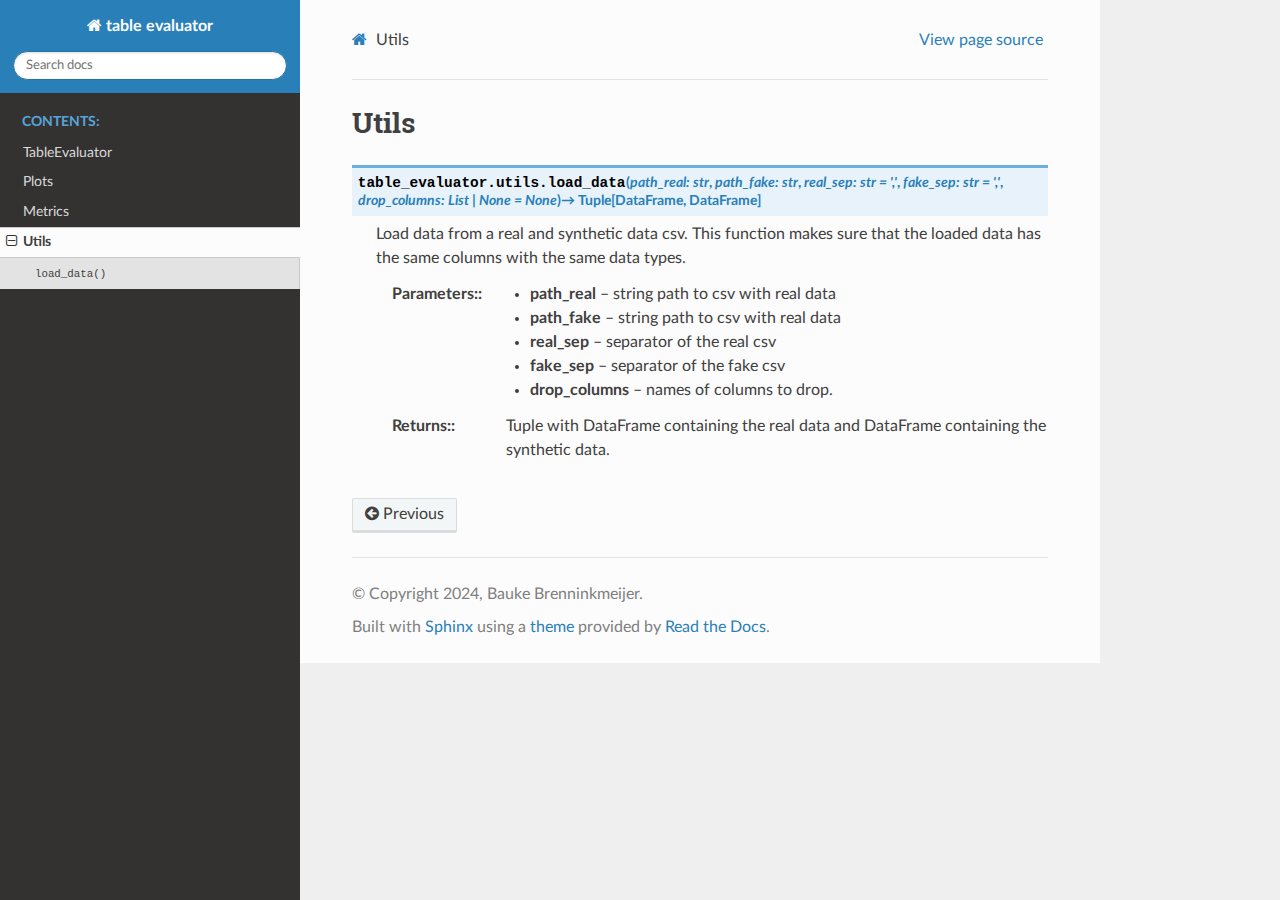
<file: utils.html>
<!DOCTYPE html>
<html class="writer-html5" lang="en" data-content_root="./">
<head>
  <meta charset="utf-8" /><meta name="viewport" content="width=device-width, initial-scale=1" />

  <meta name="viewport" content="width=device-width, initial-scale=1.0" />
  <title>Utils &mdash; table evaluator 1.7.1 documentation</title>
      <link rel="stylesheet" type="text/css" href="_static/pygments.css?v=80d5e7a1" />
      <link rel="stylesheet" type="text/css" href="_static/css/theme.css?v=19f00094" />

  
  <!--[if lt IE 9]>
    <script src="_static/js/html5shiv.min.js"></script>
  <![endif]-->
  
        <script src="_static/jquery.js?v=5d32c60e"></script>
        <script src="_static/_sphinx_javascript_frameworks_compat.js?v=2cd50e6c"></script>
        <script src="_static/documentation_options.js?v=a77542ef"></script>
        <script src="_static/doctools.js?v=9a2dae69"></script>
        <script src="_static/sphinx_highlight.js?v=dc90522c"></script>
    <script src="_static/js/theme.js"></script>
    <link rel="index" title="Index" href="genindex.html" />
    <link rel="search" title="Search" href="search.html" />
    <link rel="prev" title="Metrics" href="metrics.html" /> 
</head>

<body class="wy-body-for-nav"> 
  <div class="wy-grid-for-nav">
    <nav data-toggle="wy-nav-shift" class="wy-nav-side">
      <div class="wy-side-scroll">
        <div class="wy-side-nav-search" >

          
          
          <a href="index.html" class="icon icon-home">
            table evaluator
          </a>
<div role="search">
  <form id="rtd-search-form" class="wy-form" action="search.html" method="get">
    <input type="text" name="q" placeholder="Search docs" aria-label="Search docs" />
    <input type="hidden" name="check_keywords" value="yes" />
    <input type="hidden" name="area" value="default" />
  </form>
</div>
        </div><div class="wy-menu wy-menu-vertical" data-spy="affix" role="navigation" aria-label="Navigation menu">
              <p class="caption" role="heading"><span class="caption-text">Contents:</span></p>
<ul class="current">
<li class="toctree-l1"><a class="reference internal" href="table_evaluator.html">TableEvaluator</a></li>
<li class="toctree-l1"><a class="reference internal" href="plots.html">Plots</a></li>
<li class="toctree-l1"><a class="reference internal" href="metrics.html">Metrics</a></li>
<li class="toctree-l1 current"><a class="current reference internal" href="#">Utils</a><ul>
<li class="toctree-l2"><a class="reference internal" href="#table_evaluator.utils.load_data"><code class="docutils literal notranslate"><span class="pre">load_data()</span></code></a></li>
</ul>
</li>
</ul>

        </div>
      </div>
    </nav>

    <section data-toggle="wy-nav-shift" class="wy-nav-content-wrap"><nav class="wy-nav-top" aria-label="Mobile navigation menu" >
          <i data-toggle="wy-nav-top" class="fa fa-bars"></i>
          <a href="index.html">table evaluator</a>
      </nav>

      <div class="wy-nav-content">
        <div class="rst-content">
          <div role="navigation" aria-label="Page navigation">
  <ul class="wy-breadcrumbs">
      <li><a href="index.html" class="icon icon-home" aria-label="Home"></a></li>
      <li class="breadcrumb-item active">Utils</li>
      <li class="wy-breadcrumbs-aside">
            <a href="_sources/utils.rst.txt" rel="nofollow"> View page source</a>
      </li>
  </ul>
  <hr/>
</div>
          <div role="main" class="document" itemscope="itemscope" itemtype="http://schema.org/Article">
           <div itemprop="articleBody">
             
  <section id="utils">
<h1>Utils<a class="headerlink" href="#utils" title="Link to this heading"></a></h1>
<div class="toctree-wrapper compound">
</div>
<dl class="py function" id="module-table_evaluator.utils">
<dt class="sig sig-object py" id="table_evaluator.utils.load_data">
<span class="sig-prename descclassname"><span class="pre">table_evaluator.utils.</span></span><span class="sig-name descname"><span class="pre">load_data</span></span><span class="sig-paren">(</span><em class="sig-param"><span class="n"><span class="pre">path_real</span></span><span class="p"><span class="pre">:</span></span><span class="w"> </span><span class="n"><span class="pre">str</span></span></em>, <em class="sig-param"><span class="n"><span class="pre">path_fake</span></span><span class="p"><span class="pre">:</span></span><span class="w"> </span><span class="n"><span class="pre">str</span></span></em>, <em class="sig-param"><span class="n"><span class="pre">real_sep</span></span><span class="p"><span class="pre">:</span></span><span class="w"> </span><span class="n"><span class="pre">str</span></span><span class="w"> </span><span class="o"><span class="pre">=</span></span><span class="w"> </span><span class="default_value"><span class="pre">','</span></span></em>, <em class="sig-param"><span class="n"><span class="pre">fake_sep</span></span><span class="p"><span class="pre">:</span></span><span class="w"> </span><span class="n"><span class="pre">str</span></span><span class="w"> </span><span class="o"><span class="pre">=</span></span><span class="w"> </span><span class="default_value"><span class="pre">','</span></span></em>, <em class="sig-param"><span class="n"><span class="pre">drop_columns</span></span><span class="p"><span class="pre">:</span></span><span class="w"> </span><span class="n"><span class="pre">List</span><span class="w"> </span><span class="p"><span class="pre">|</span></span><span class="w"> </span><span class="pre">None</span></span><span class="w"> </span><span class="o"><span class="pre">=</span></span><span class="w"> </span><span class="default_value"><span class="pre">None</span></span></em><span class="sig-paren">)</span> <span class="sig-return"><span class="sig-return-icon">&#x2192;</span> <span class="sig-return-typehint"><span class="pre">Tuple</span><span class="p"><span class="pre">[</span></span><span class="pre">DataFrame</span><span class="p"><span class="pre">,</span></span><span class="w"> </span><span class="pre">DataFrame</span><span class="p"><span class="pre">]</span></span></span></span><a class="headerlink" href="#table_evaluator.utils.load_data" title="Link to this definition"></a></dt>
<dd><p>Load data from a real and synthetic data csv. This function makes sure that the loaded data has the same columns
with the same data types.</p>
<dl class="field-list simple">
<dt class="field-odd">Parameters<span class="colon">:</span></dt>
<dd class="field-odd"><ul class="simple">
<li><p><strong>path_real</strong> – string path to csv with real data</p></li>
<li><p><strong>path_fake</strong> – string path to csv with real data</p></li>
<li><p><strong>real_sep</strong> – separator of the real csv</p></li>
<li><p><strong>fake_sep</strong> – separator of the fake csv</p></li>
<li><p><strong>drop_columns</strong> – names of columns to drop.</p></li>
</ul>
</dd>
<dt class="field-even">Returns<span class="colon">:</span></dt>
<dd class="field-even"><p>Tuple with DataFrame containing the real data and DataFrame containing the synthetic data.</p>
</dd>
</dl>
</dd></dl>

</section>


           </div>
          </div>
          <footer><div class="rst-footer-buttons" role="navigation" aria-label="Footer">
        <a href="metrics.html" class="btn btn-neutral float-left" title="Metrics" accesskey="p" rel="prev"><span class="fa fa-arrow-circle-left" aria-hidden="true"></span> Previous</a>
    </div>

  <hr/>

  <div role="contentinfo">
    <p>&#169; Copyright 2024, Bauke Brenninkmeijer.</p>
  </div>

  Built with <a href="https://www.sphinx-doc.org/">Sphinx</a> using a
    <a href="https://github.com/readthedocs/sphinx_rtd_theme">theme</a>
    provided by <a href="https://readthedocs.org">Read the Docs</a>.
   

</footer>
        </div>
      </div>
    </section>
  </div>
  <script>
      jQuery(function () {
          SphinxRtdTheme.Navigation.enable(true);
      });
  </script> 

</body>
</html>
</file>
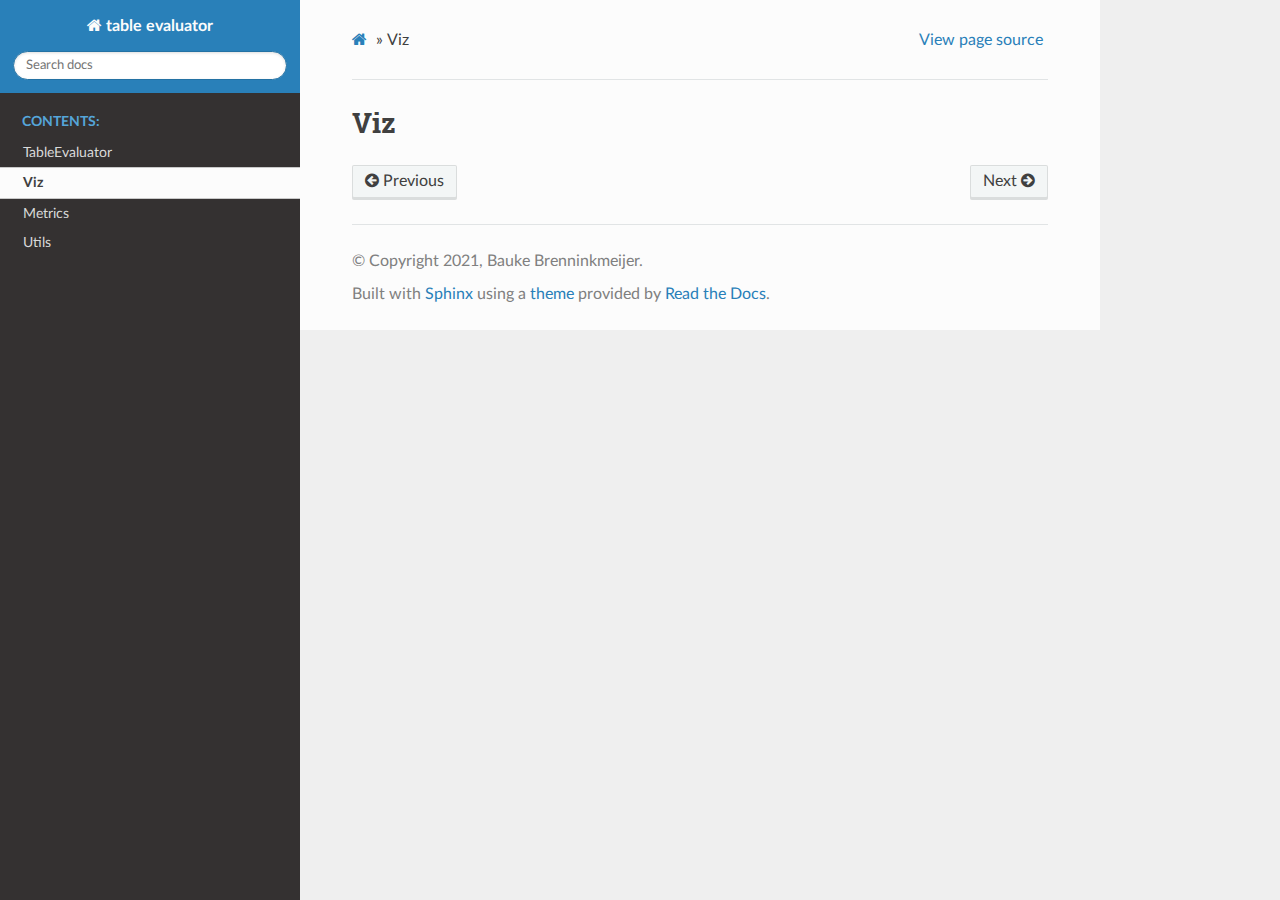
<file: viz.html>
<!DOCTYPE html>
<html class="writer-html5" lang="en" >
<head>
  <meta charset="utf-8" />
  <meta name="viewport" content="width=device-width, initial-scale=1.0" />
  <title>Viz &mdash; table evaluator 15-08-2019 documentation</title><link rel="stylesheet" href="_static/css/theme.css" type="text/css" />
    <link rel="stylesheet" href="_static/pygments.css" type="text/css" />
  <!--[if lt IE 9]>
    <script src="_static/js/html5shiv.min.js"></script>
  <![endif]-->
  <script id="documentation_options" data-url_root="./" src="_static/documentation_options.js"></script>
        <script src="_static/jquery.js"></script>
        <script src="_static/underscore.js"></script>
        <script src="_static/doctools.js"></script>
        <script src="_static/language_data.js"></script>
    <script src="_static/js/theme.js"></script>
    <link rel="index" title="Index" href="genindex.html" />
    <link rel="search" title="Search" href="search.html" />
    <link rel="next" title="Metrics" href="metrics.html" />
    <link rel="prev" title="TableEvaluator" href="table_evaluator.html" /> 
</head>

<body class="wy-body-for-nav"> 
  <div class="wy-grid-for-nav">
    <nav data-toggle="wy-nav-shift" class="wy-nav-side">
      <div class="wy-side-scroll">
        <div class="wy-side-nav-search" >
            <a href="index.html" class="icon icon-home"> table evaluator
          </a>
<div role="search">
  <form id="rtd-search-form" class="wy-form" action="search.html" method="get">
    <input type="text" name="q" placeholder="Search docs" />
    <input type="hidden" name="check_keywords" value="yes" />
    <input type="hidden" name="area" value="default" />
  </form>
</div>
        </div><div class="wy-menu wy-menu-vertical" data-spy="affix" role="navigation" aria-label="Navigation menu">
              <p class="caption"><span class="caption-text">Contents:</span></p>
<ul class="current">
<li class="toctree-l1"><a class="reference internal" href="table_evaluator.html">TableEvaluator</a></li>
<li class="toctree-l1 current"><a class="current reference internal" href="#">Viz</a><ul class="simple">
</ul>
</li>
<li class="toctree-l1"><a class="reference internal" href="metrics.html">Metrics</a></li>
<li class="toctree-l1"><a class="reference internal" href="utils.html">Utils</a></li>
</ul>

        </div>
      </div>
    </nav>

    <section data-toggle="wy-nav-shift" class="wy-nav-content-wrap"><nav class="wy-nav-top" aria-label="Mobile navigation menu" >
          <i data-toggle="wy-nav-top" class="fa fa-bars"></i>
          <a href="index.html">table evaluator</a>
      </nav>

      <div class="wy-nav-content">
        <div class="rst-content">
          <div role="navigation" aria-label="Page navigation">
  <ul class="wy-breadcrumbs">
      <li><a href="index.html" class="icon icon-home"></a> &raquo;</li>
      <li>Viz</li>
      <li class="wy-breadcrumbs-aside">
            <a href="_sources/viz.rst.txt" rel="nofollow"> View page source</a>
      </li>
  </ul>
  <hr/>
</div>
          <div role="main" class="document" itemscope="itemscope" itemtype="http://schema.org/Article">
           <div itemprop="articleBody">
             
  <div class="section" id="viz">
<h1>Viz<a class="headerlink" href="#viz" title="Permalink to this headline"></a></h1>
<div class="toctree-wrapper compound">
</div>
</div>


           </div>
          </div>
          <footer><div class="rst-footer-buttons" role="navigation" aria-label="Footer">
        <a href="table_evaluator.html" class="btn btn-neutral float-left" title="TableEvaluator" accesskey="p" rel="prev"><span class="fa fa-arrow-circle-left" aria-hidden="true"></span> Previous</a>
        <a href="metrics.html" class="btn btn-neutral float-right" title="Metrics" accesskey="n" rel="next">Next <span class="fa fa-arrow-circle-right" aria-hidden="true"></span></a>
    </div>

  <hr/>

  <div role="contentinfo">
    <p>&#169; Copyright 2021, Bauke Brenninkmeijer.</p>
  </div>

  Built with <a href="https://www.sphinx-doc.org/">Sphinx</a> using a
    <a href="https://github.com/readthedocs/sphinx_rtd_theme">theme</a>
    provided by <a href="https://readthedocs.org">Read the Docs</a>.
   

</footer>
        </div>
      </div>
    </section>
  </div>
  <script>
      jQuery(function () {
          SphinxRtdTheme.Navigation.enable(true);
      });
  </script> 

</body>
</html>
</file>
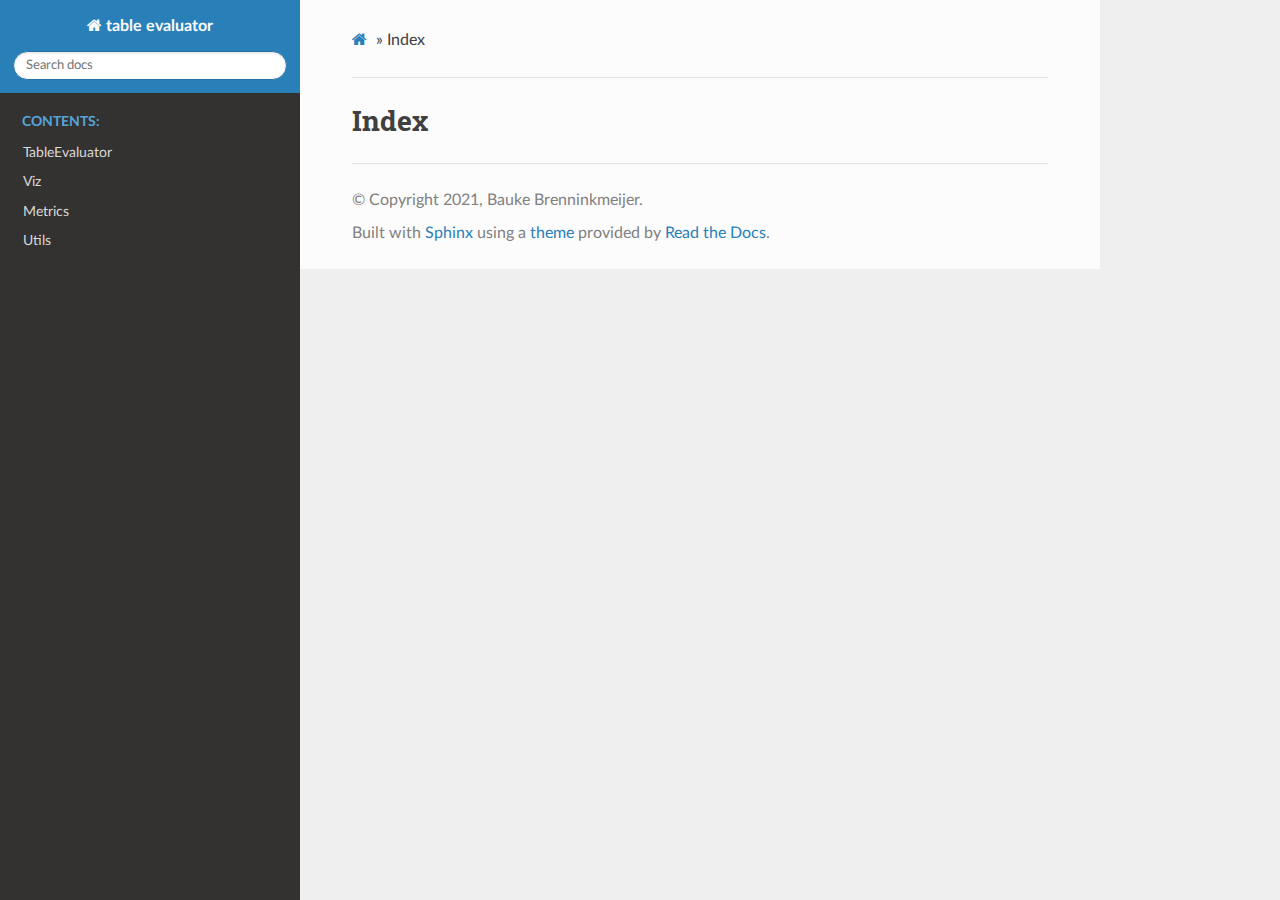
<file: gh-pages/genindex.html>
<!DOCTYPE html>
<html class="writer-html5" lang="en" >
<head>
  <meta charset="utf-8" />
  <meta name="viewport" content="width=device-width, initial-scale=1.0" />
  <title>Index &mdash; table evaluator 15-08-2019 documentation</title><link rel="stylesheet" href="_static/css/theme.css" type="text/css" />
    <link rel="stylesheet" href="_static/pygments.css" type="text/css" />
  <!--[if lt IE 9]>
    <script src="_static/js/html5shiv.min.js"></script>
  <![endif]-->
  <script id="documentation_options" data-url_root="./" src="_static/documentation_options.js"></script>
        <script src="_static/jquery.js"></script>
        <script src="_static/underscore.js"></script>
        <script src="_static/doctools.js"></script>
        <script src="_static/language_data.js"></script>
    <script src="_static/js/theme.js"></script>
    <link rel="index" title="Index" href="#" />
    <link rel="search" title="Search" href="search.html" /> 
</head>

<body class="wy-body-for-nav"> 
  <div class="wy-grid-for-nav">
    <nav data-toggle="wy-nav-shift" class="wy-nav-side">
      <div class="wy-side-scroll">
        <div class="wy-side-nav-search" >
            <a href="index.html" class="icon icon-home"> table evaluator
          </a>
<div role="search">
  <form id="rtd-search-form" class="wy-form" action="search.html" method="get">
    <input type="text" name="q" placeholder="Search docs" />
    <input type="hidden" name="check_keywords" value="yes" />
    <input type="hidden" name="area" value="default" />
  </form>
</div>
        </div><div class="wy-menu wy-menu-vertical" data-spy="affix" role="navigation" aria-label="Navigation menu">
              <p class="caption"><span class="caption-text">Contents:</span></p>
<ul>
<li class="toctree-l1"><a class="reference internal" href="table_evaluator.html">TableEvaluator</a></li>
<li class="toctree-l1"><a class="reference internal" href="viz.html">Viz</a></li>
<li class="toctree-l1"><a class="reference internal" href="metrics.html">Metrics</a></li>
<li class="toctree-l1"><a class="reference internal" href="utils.html">Utils</a></li>
</ul>

        </div>
      </div>
    </nav>

    <section data-toggle="wy-nav-shift" class="wy-nav-content-wrap"><nav class="wy-nav-top" aria-label="Mobile navigation menu" >
          <i data-toggle="wy-nav-top" class="fa fa-bars"></i>
          <a href="index.html">table evaluator</a>
      </nav>

      <div class="wy-nav-content">
        <div class="rst-content">
          <div role="navigation" aria-label="Page navigation">
  <ul class="wy-breadcrumbs">
      <li><a href="index.html" class="icon icon-home"></a> &raquo;</li>
      <li>Index</li>
      <li class="wy-breadcrumbs-aside">
      </li>
  </ul>
  <hr/>
</div>
          <div role="main" class="document" itemscope="itemscope" itemtype="http://schema.org/Article">
           <div itemprop="articleBody">
             

<h1 id="index">Index</h1>

<div class="genindex-jumpbox">
 
</div>


           </div>
          </div>
          <footer>

  <hr/>

  <div role="contentinfo">
    <p>&#169; Copyright 2021, Bauke Brenninkmeijer.</p>
  </div>

  Built with <a href="https://www.sphinx-doc.org/">Sphinx</a> using a
    <a href="https://github.com/readthedocs/sphinx_rtd_theme">theme</a>
    provided by <a href="https://readthedocs.org">Read the Docs</a>.
   

</footer>
        </div>
      </div>
    </section>
  </div>
  <script>
      jQuery(function () {
          SphinxRtdTheme.Navigation.enable(true);
      });
  </script> 

</body>
</html>
</file>
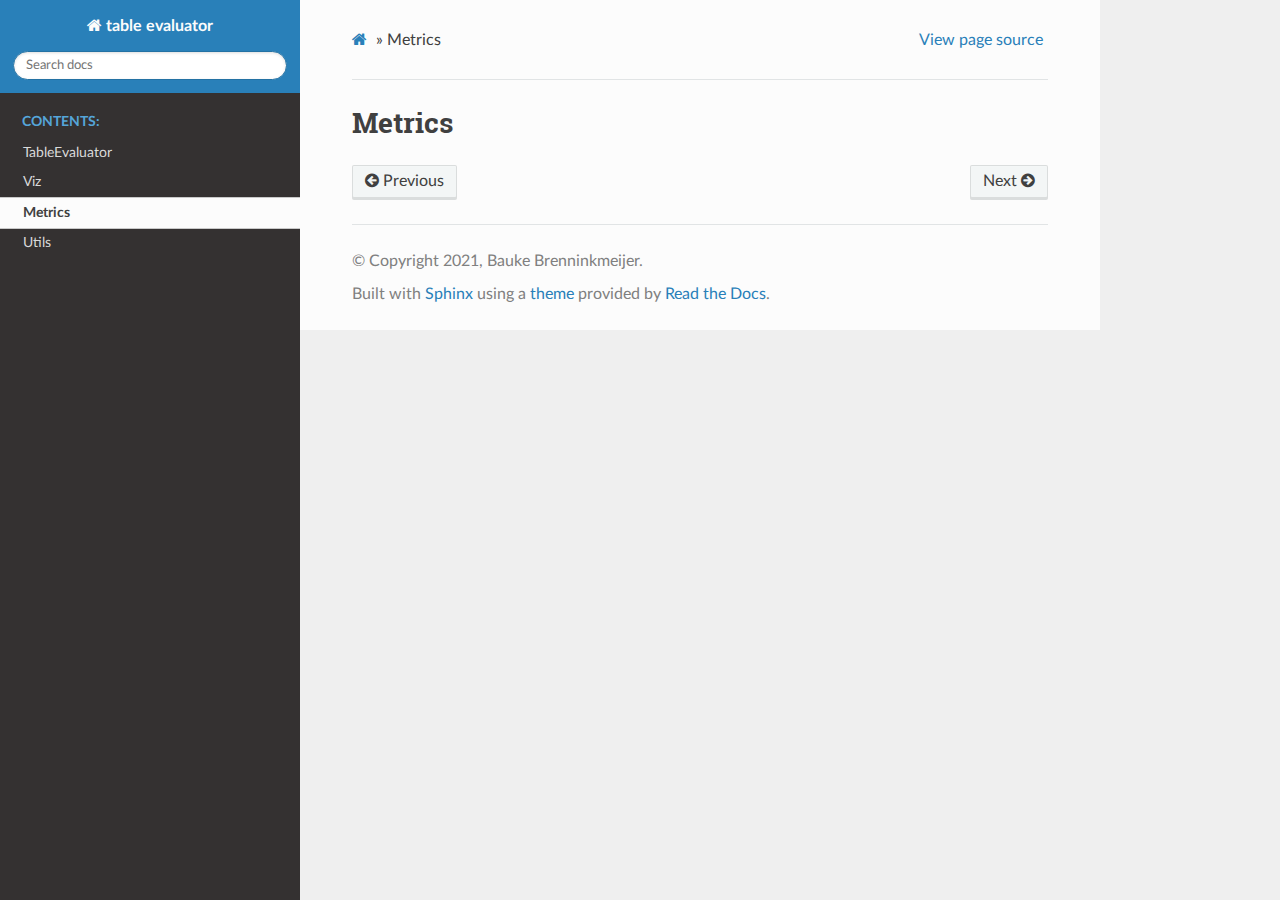
<file: gh-pages/metrics.html>
<!DOCTYPE html>
<html class="writer-html5" lang="en" >
<head>
  <meta charset="utf-8" />
  <meta name="viewport" content="width=device-width, initial-scale=1.0" />
  <title>Metrics &mdash; table evaluator 15-08-2019 documentation</title><link rel="stylesheet" href="_static/css/theme.css" type="text/css" />
    <link rel="stylesheet" href="_static/pygments.css" type="text/css" />
  <!--[if lt IE 9]>
    <script src="_static/js/html5shiv.min.js"></script>
  <![endif]-->
  <script id="documentation_options" data-url_root="./" src="_static/documentation_options.js"></script>
        <script src="_static/jquery.js"></script>
        <script src="_static/underscore.js"></script>
        <script src="_static/doctools.js"></script>
        <script src="_static/language_data.js"></script>
    <script src="_static/js/theme.js"></script>
    <link rel="index" title="Index" href="genindex.html" />
    <link rel="search" title="Search" href="search.html" />
    <link rel="next" title="Utils" href="utils.html" />
    <link rel="prev" title="Viz" href="viz.html" /> 
</head>

<body class="wy-body-for-nav"> 
  <div class="wy-grid-for-nav">
    <nav data-toggle="wy-nav-shift" class="wy-nav-side">
      <div class="wy-side-scroll">
        <div class="wy-side-nav-search" >
            <a href="index.html" class="icon icon-home"> table evaluator
          </a>
<div role="search">
  <form id="rtd-search-form" class="wy-form" action="search.html" method="get">
    <input type="text" name="q" placeholder="Search docs" />
    <input type="hidden" name="check_keywords" value="yes" />
    <input type="hidden" name="area" value="default" />
  </form>
</div>
        </div><div class="wy-menu wy-menu-vertical" data-spy="affix" role="navigation" aria-label="Navigation menu">
              <p class="caption"><span class="caption-text">Contents:</span></p>
<ul class="current">
<li class="toctree-l1"><a class="reference internal" href="table_evaluator.html">TableEvaluator</a></li>
<li class="toctree-l1"><a class="reference internal" href="viz.html">Viz</a></li>
<li class="toctree-l1 current"><a class="current reference internal" href="#">Metrics</a><ul class="simple">
</ul>
</li>
<li class="toctree-l1"><a class="reference internal" href="utils.html">Utils</a></li>
</ul>

        </div>
      </div>
    </nav>

    <section data-toggle="wy-nav-shift" class="wy-nav-content-wrap"><nav class="wy-nav-top" aria-label="Mobile navigation menu" >
          <i data-toggle="wy-nav-top" class="fa fa-bars"></i>
          <a href="index.html">table evaluator</a>
      </nav>

      <div class="wy-nav-content">
        <div class="rst-content">
          <div role="navigation" aria-label="Page navigation">
  <ul class="wy-breadcrumbs">
      <li><a href="index.html" class="icon icon-home"></a> &raquo;</li>
      <li>Metrics</li>
      <li class="wy-breadcrumbs-aside">
            <a href="_sources/metrics.rst.txt" rel="nofollow"> View page source</a>
      </li>
  </ul>
  <hr/>
</div>
          <div role="main" class="document" itemscope="itemscope" itemtype="http://schema.org/Article">
           <div itemprop="articleBody">
             
  <div class="section" id="metrics">
<h1>Metrics<a class="headerlink" href="#metrics" title="Permalink to this headline"></a></h1>
<div class="toctree-wrapper compound">
</div>
</div>


           </div>
          </div>
          <footer><div class="rst-footer-buttons" role="navigation" aria-label="Footer">
        <a href="viz.html" class="btn btn-neutral float-left" title="Viz" accesskey="p" rel="prev"><span class="fa fa-arrow-circle-left" aria-hidden="true"></span> Previous</a>
        <a href="utils.html" class="btn btn-neutral float-right" title="Utils" accesskey="n" rel="next">Next <span class="fa fa-arrow-circle-right" aria-hidden="true"></span></a>
    </div>

  <hr/>

  <div role="contentinfo">
    <p>&#169; Copyright 2021, Bauke Brenninkmeijer.</p>
  </div>

  Built with <a href="https://www.sphinx-doc.org/">Sphinx</a> using a
    <a href="https://github.com/readthedocs/sphinx_rtd_theme">theme</a>
    provided by <a href="https://readthedocs.org">Read the Docs</a>.
   

</footer>
        </div>
      </div>
    </section>
  </div>
  <script>
      jQuery(function () {
          SphinxRtdTheme.Navigation.enable(true);
      });
  </script> 

</body>
</html>
</file>
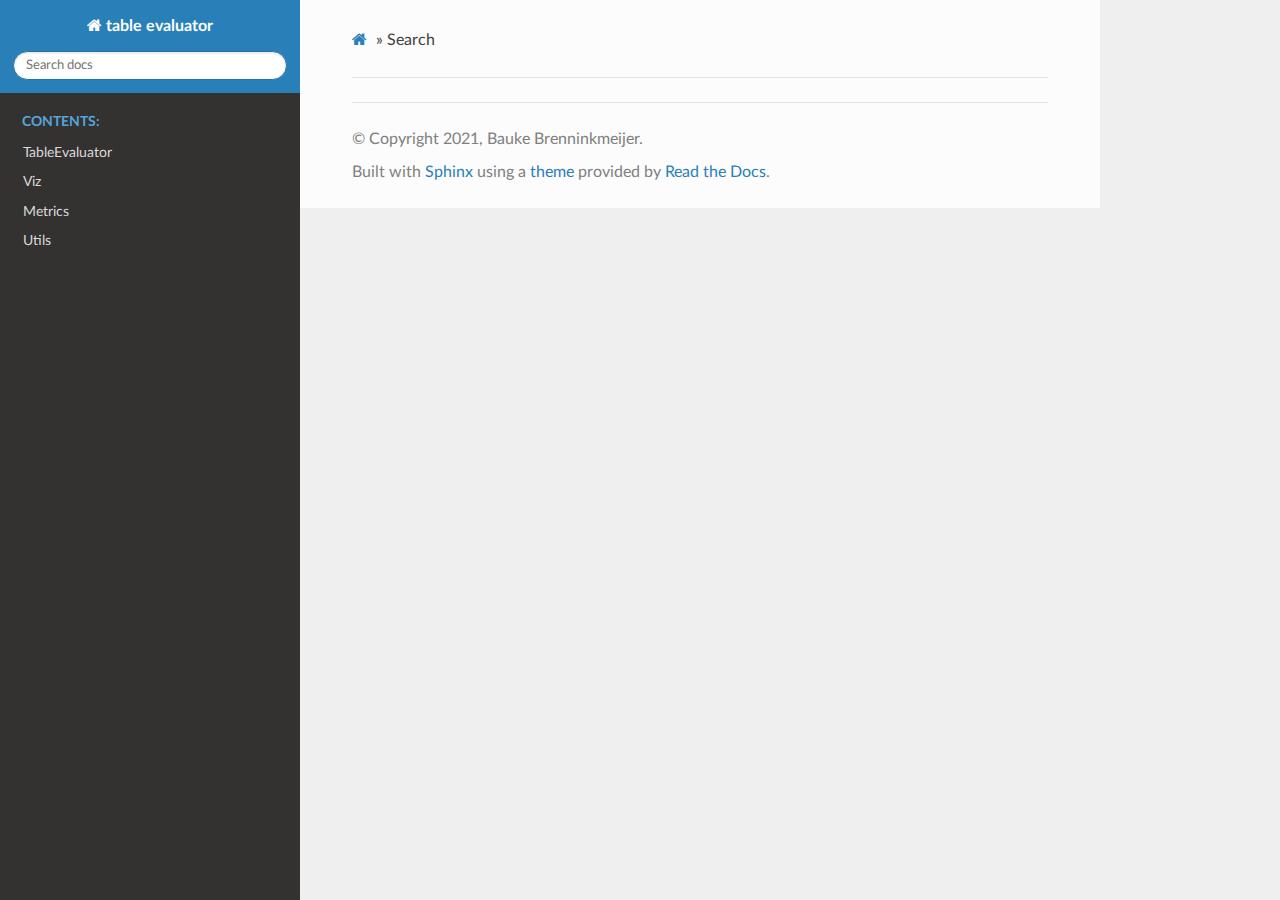
<file: gh-pages/search.html>
<!DOCTYPE html>
<html class="writer-html5" lang="en" >
<head>
  <meta charset="utf-8" />
  <meta name="viewport" content="width=device-width, initial-scale=1.0" />
  <title>Search &mdash; table evaluator 15-08-2019 documentation</title><link rel="stylesheet" href="_static/css/theme.css" type="text/css" />
    <link rel="stylesheet" href="_static/pygments.css" type="text/css" />
    
  <!--[if lt IE 9]>
    <script src="_static/js/html5shiv.min.js"></script>
  <![endif]-->
  <script id="documentation_options" data-url_root="./" src="_static/documentation_options.js"></script>
        <script src="_static/jquery.js"></script>
        <script src="_static/underscore.js"></script>
        <script src="_static/doctools.js"></script>
        <script src="_static/language_data.js"></script>
    <script src="_static/js/theme.js"></script>
    <script src="_static/searchtools.js"></script>
    <script src="_static/language_data.js"></script>
    <link rel="index" title="Index" href="genindex.html" />
    <link rel="search" title="Search" href="#" /> 
</head>

<body class="wy-body-for-nav"> 
  <div class="wy-grid-for-nav">
    <nav data-toggle="wy-nav-shift" class="wy-nav-side">
      <div class="wy-side-scroll">
        <div class="wy-side-nav-search" >
            <a href="index.html" class="icon icon-home"> table evaluator
          </a>
<div role="search">
  <form id="rtd-search-form" class="wy-form" action="#" method="get">
    <input type="text" name="q" placeholder="Search docs" />
    <input type="hidden" name="check_keywords" value="yes" />
    <input type="hidden" name="area" value="default" />
  </form>
</div>
        </div><div class="wy-menu wy-menu-vertical" data-spy="affix" role="navigation" aria-label="Navigation menu">
              <p class="caption"><span class="caption-text">Contents:</span></p>
<ul>
<li class="toctree-l1"><a class="reference internal" href="table_evaluator.html">TableEvaluator</a></li>
<li class="toctree-l1"><a class="reference internal" href="viz.html">Viz</a></li>
<li class="toctree-l1"><a class="reference internal" href="metrics.html">Metrics</a></li>
<li class="toctree-l1"><a class="reference internal" href="utils.html">Utils</a></li>
</ul>

        </div>
      </div>
    </nav>

    <section data-toggle="wy-nav-shift" class="wy-nav-content-wrap"><nav class="wy-nav-top" aria-label="Mobile navigation menu" >
          <i data-toggle="wy-nav-top" class="fa fa-bars"></i>
          <a href="index.html">table evaluator</a>
      </nav>

      <div class="wy-nav-content">
        <div class="rst-content">
          <div role="navigation" aria-label="Page navigation">
  <ul class="wy-breadcrumbs">
      <li><a href="index.html" class="icon icon-home"></a> &raquo;</li>
      <li>Search</li>
      <li class="wy-breadcrumbs-aside">
      </li>
  </ul>
  <hr/>
</div>
          <div role="main" class="document" itemscope="itemscope" itemtype="http://schema.org/Article">
           <div itemprop="articleBody">
             
  <noscript>
  <div id="fallback" class="admonition warning">
    <p class="last">
      Please activate JavaScript to enable the search functionality.
    </p>
  </div>
  </noscript>

  
  <div id="search-results">
  
  </div>

           </div>
          </div>
          <footer>

  <hr/>

  <div role="contentinfo">
    <p>&#169; Copyright 2021, Bauke Brenninkmeijer.</p>
  </div>

  Built with <a href="https://www.sphinx-doc.org/">Sphinx</a> using a
    <a href="https://github.com/readthedocs/sphinx_rtd_theme">theme</a>
    provided by <a href="https://readthedocs.org">Read the Docs</a>.
   

</footer>
        </div>
      </div>
    </section>
  </div>
  <script>
      jQuery(function () {
          SphinxRtdTheme.Navigation.enable(true);
      });
  </script>
  <script>
    jQuery(function() { Search.loadIndex("searchindex.js"); });
  </script>
  
  <script id="searchindexloader"></script>
   


</body>
</html>
</file>
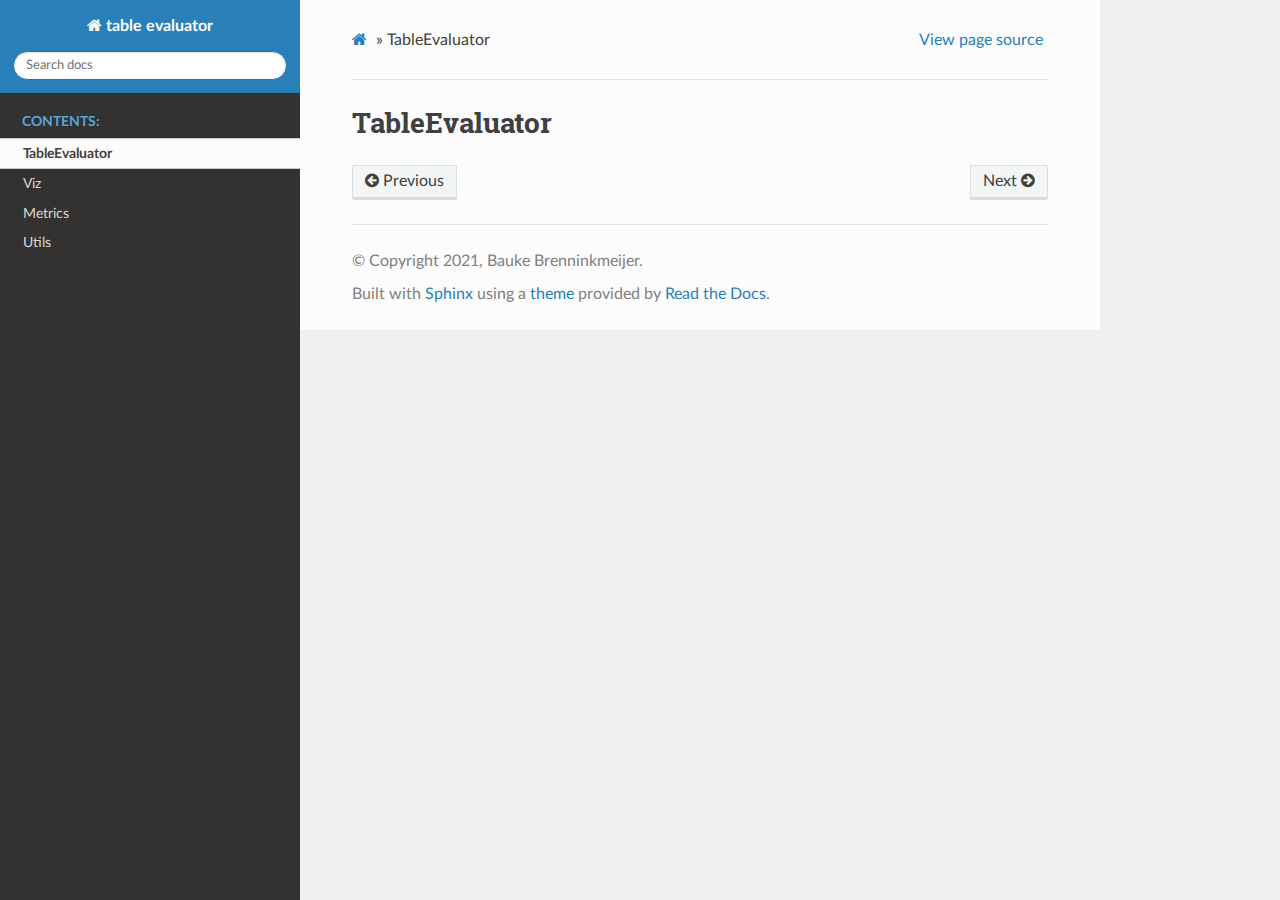
<file: gh-pages/table_evaluator.html>
<!DOCTYPE html>
<html class="writer-html5" lang="en" >
<head>
  <meta charset="utf-8" />
  <meta name="viewport" content="width=device-width, initial-scale=1.0" />
  <title>TableEvaluator &mdash; table evaluator 15-08-2019 documentation</title><link rel="stylesheet" href="_static/css/theme.css" type="text/css" />
    <link rel="stylesheet" href="_static/pygments.css" type="text/css" />
  <!--[if lt IE 9]>
    <script src="_static/js/html5shiv.min.js"></script>
  <![endif]-->
  <script id="documentation_options" data-url_root="./" src="_static/documentation_options.js"></script>
        <script src="_static/jquery.js"></script>
        <script src="_static/underscore.js"></script>
        <script src="_static/doctools.js"></script>
        <script src="_static/language_data.js"></script>
    <script src="_static/js/theme.js"></script>
    <link rel="index" title="Index" href="genindex.html" />
    <link rel="search" title="Search" href="search.html" />
    <link rel="next" title="Viz" href="viz.html" />
    <link rel="prev" title="Welcome to table evaluator’s documentation!" href="index.html" /> 
</head>

<body class="wy-body-for-nav"> 
  <div class="wy-grid-for-nav">
    <nav data-toggle="wy-nav-shift" class="wy-nav-side">
      <div class="wy-side-scroll">
        <div class="wy-side-nav-search" >
            <a href="index.html" class="icon icon-home"> table evaluator
          </a>
<div role="search">
  <form id="rtd-search-form" class="wy-form" action="search.html" method="get">
    <input type="text" name="q" placeholder="Search docs" />
    <input type="hidden" name="check_keywords" value="yes" />
    <input type="hidden" name="area" value="default" />
  </form>
</div>
        </div><div class="wy-menu wy-menu-vertical" data-spy="affix" role="navigation" aria-label="Navigation menu">
              <p class="caption"><span class="caption-text">Contents:</span></p>
<ul class="current">
<li class="toctree-l1 current"><a class="current reference internal" href="#">TableEvaluator</a><ul class="simple">
</ul>
</li>
<li class="toctree-l1"><a class="reference internal" href="viz.html">Viz</a></li>
<li class="toctree-l1"><a class="reference internal" href="metrics.html">Metrics</a></li>
<li class="toctree-l1"><a class="reference internal" href="utils.html">Utils</a></li>
</ul>

        </div>
      </div>
    </nav>

    <section data-toggle="wy-nav-shift" class="wy-nav-content-wrap"><nav class="wy-nav-top" aria-label="Mobile navigation menu" >
          <i data-toggle="wy-nav-top" class="fa fa-bars"></i>
          <a href="index.html">table evaluator</a>
      </nav>

      <div class="wy-nav-content">
        <div class="rst-content">
          <div role="navigation" aria-label="Page navigation">
  <ul class="wy-breadcrumbs">
      <li><a href="index.html" class="icon icon-home"></a> &raquo;</li>
      <li>TableEvaluator</li>
      <li class="wy-breadcrumbs-aside">
            <a href="_sources/table_evaluator.rst.txt" rel="nofollow"> View page source</a>
      </li>
  </ul>
  <hr/>
</div>
          <div role="main" class="document" itemscope="itemscope" itemtype="http://schema.org/Article">
           <div itemprop="articleBody">
             
  <div class="section" id="tableevaluator">
<h1>TableEvaluator<a class="headerlink" href="#tableevaluator" title="Permalink to this headline"></a></h1>
<div class="toctree-wrapper compound">
</div>
</div>


           </div>
          </div>
          <footer><div class="rst-footer-buttons" role="navigation" aria-label="Footer">
        <a href="index.html" class="btn btn-neutral float-left" title="Welcome to table evaluator’s documentation!" accesskey="p" rel="prev"><span class="fa fa-arrow-circle-left" aria-hidden="true"></span> Previous</a>
        <a href="viz.html" class="btn btn-neutral float-right" title="Viz" accesskey="n" rel="next">Next <span class="fa fa-arrow-circle-right" aria-hidden="true"></span></a>
    </div>

  <hr/>

  <div role="contentinfo">
    <p>&#169; Copyright 2021, Bauke Brenninkmeijer.</p>
  </div>

  Built with <a href="https://www.sphinx-doc.org/">Sphinx</a> using a
    <a href="https://github.com/readthedocs/sphinx_rtd_theme">theme</a>
    provided by <a href="https://readthedocs.org">Read the Docs</a>.
   

</footer>
        </div>
      </div>
    </section>
  </div>
  <script>
      jQuery(function () {
          SphinxRtdTheme.Navigation.enable(true);
      });
  </script> 

</body>
</html>
</file>
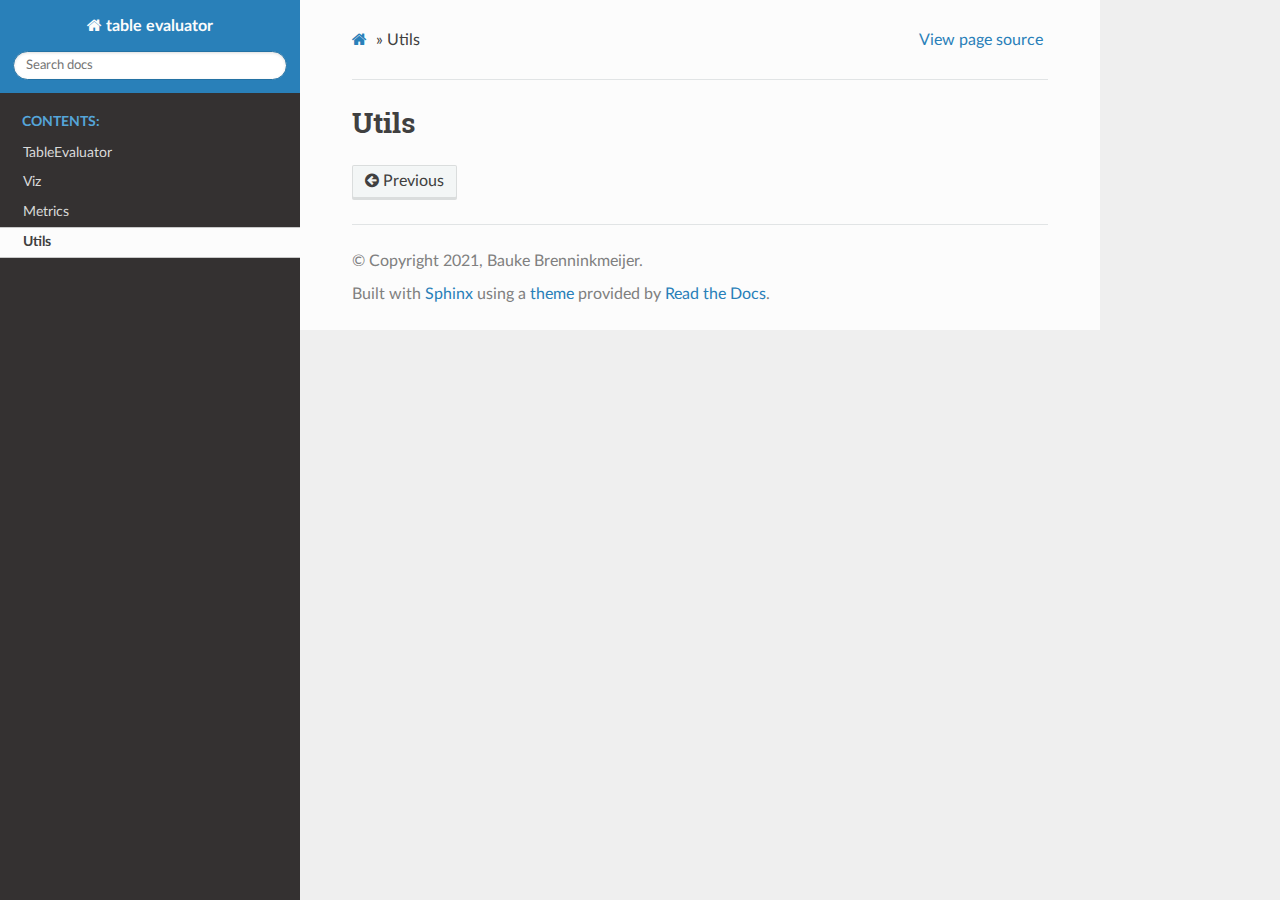
<file: gh-pages/utils.html>
<!DOCTYPE html>
<html class="writer-html5" lang="en" >
<head>
  <meta charset="utf-8" />
  <meta name="viewport" content="width=device-width, initial-scale=1.0" />
  <title>Utils &mdash; table evaluator 15-08-2019 documentation</title><link rel="stylesheet" href="_static/css/theme.css" type="text/css" />
    <link rel="stylesheet" href="_static/pygments.css" type="text/css" />
  <!--[if lt IE 9]>
    <script src="_static/js/html5shiv.min.js"></script>
  <![endif]-->
  <script id="documentation_options" data-url_root="./" src="_static/documentation_options.js"></script>
        <script src="_static/jquery.js"></script>
        <script src="_static/underscore.js"></script>
        <script src="_static/doctools.js"></script>
        <script src="_static/language_data.js"></script>
    <script src="_static/js/theme.js"></script>
    <link rel="index" title="Index" href="genindex.html" />
    <link rel="search" title="Search" href="search.html" />
    <link rel="prev" title="Metrics" href="metrics.html" /> 
</head>

<body class="wy-body-for-nav"> 
  <div class="wy-grid-for-nav">
    <nav data-toggle="wy-nav-shift" class="wy-nav-side">
      <div class="wy-side-scroll">
        <div class="wy-side-nav-search" >
            <a href="index.html" class="icon icon-home"> table evaluator
          </a>
<div role="search">
  <form id="rtd-search-form" class="wy-form" action="search.html" method="get">
    <input type="text" name="q" placeholder="Search docs" />
    <input type="hidden" name="check_keywords" value="yes" />
    <input type="hidden" name="area" value="default" />
  </form>
</div>
        </div><div class="wy-menu wy-menu-vertical" data-spy="affix" role="navigation" aria-label="Navigation menu">
              <p class="caption"><span class="caption-text">Contents:</span></p>
<ul class="current">
<li class="toctree-l1"><a class="reference internal" href="table_evaluator.html">TableEvaluator</a></li>
<li class="toctree-l1"><a class="reference internal" href="viz.html">Viz</a></li>
<li class="toctree-l1"><a class="reference internal" href="metrics.html">Metrics</a></li>
<li class="toctree-l1 current"><a class="current reference internal" href="#">Utils</a><ul class="simple">
</ul>
</li>
</ul>

        </div>
      </div>
    </nav>

    <section data-toggle="wy-nav-shift" class="wy-nav-content-wrap"><nav class="wy-nav-top" aria-label="Mobile navigation menu" >
          <i data-toggle="wy-nav-top" class="fa fa-bars"></i>
          <a href="index.html">table evaluator</a>
      </nav>

      <div class="wy-nav-content">
        <div class="rst-content">
          <div role="navigation" aria-label="Page navigation">
  <ul class="wy-breadcrumbs">
      <li><a href="index.html" class="icon icon-home"></a> &raquo;</li>
      <li>Utils</li>
      <li class="wy-breadcrumbs-aside">
            <a href="_sources/utils.rst.txt" rel="nofollow"> View page source</a>
      </li>
  </ul>
  <hr/>
</div>
          <div role="main" class="document" itemscope="itemscope" itemtype="http://schema.org/Article">
           <div itemprop="articleBody">
             
  <div class="section" id="utils">
<h1>Utils<a class="headerlink" href="#utils" title="Permalink to this headline"></a></h1>
<div class="toctree-wrapper compound">
</div>
</div>


           </div>
          </div>
          <footer><div class="rst-footer-buttons" role="navigation" aria-label="Footer">
        <a href="metrics.html" class="btn btn-neutral float-left" title="Metrics" accesskey="p" rel="prev"><span class="fa fa-arrow-circle-left" aria-hidden="true"></span> Previous</a>
    </div>

  <hr/>

  <div role="contentinfo">
    <p>&#169; Copyright 2021, Bauke Brenninkmeijer.</p>
  </div>

  Built with <a href="https://www.sphinx-doc.org/">Sphinx</a> using a
    <a href="https://github.com/readthedocs/sphinx_rtd_theme">theme</a>
    provided by <a href="https://readthedocs.org">Read the Docs</a>.
   

</footer>
        </div>
      </div>
    </section>
  </div>
  <script>
      jQuery(function () {
          SphinxRtdTheme.Navigation.enable(true);
      });
  </script> 

</body>
</html>
</file>
<file: _static/pygments.css>
.highlight .hll { background-color: #ffffcc }
.highlight  { background: #f8f8f8; }
.highlight .c { color: #408080; font-style: italic } /* Comment */
.highlight .err { border: 1px solid #FF0000 } /* Error */
.highlight .k { color: #008000; font-weight: bold } /* Keyword */
.highlight .o { color: #666666 } /* Operator */
.highlight .ch { color: #408080; font-style: italic } /* Comment.Hashbang */
.highlight .cm { color: #408080; font-style: italic } /* Comment.Multiline */
.highlight .cp { color: #BC7A00 } /* Comment.Preproc */
.highlight .cpf { color: #408080; font-style: italic } /* Comment.PreprocFile */
.highlight .c1 { color: #408080; font-style: italic } /* Comment.Single */
.highlight .cs { color: #408080; font-style: italic } /* Comment.Special */
.highlight .gd { color: #A00000 } /* Generic.Deleted */
.highlight .ge { font-style: italic } /* Generic.Emph */
.highlight .gr { color: #FF0000 } /* Generic.Error */
.highlight .gh { color: #000080; font-weight: bold } /* Generic.Heading */
.highlight .gi { color: #00A000 } /* Generic.Inserted */
.highlight .go { color: #888888 } /* Generic.Output */
.highlight .gp { color: #000080; font-weight: bold } /* Generic.Prompt */
.highlight .gs { font-weight: bold } /* Generic.Strong */
.highlight .gu { color: #800080; font-weight: bold } /* Generic.Subheading */
.highlight .gt { color: #0044DD } /* Generic.Traceback */
.highlight .kc { color: #008000; font-weight: bold } /* Keyword.Constant */
.highlight .kd { color: #008000; font-weight: bold } /* Keyword.Declaration */
.highlight .kn { color: #008000; font-weight: bold } /* Keyword.Namespace */
.highlight .kp { color: #008000 } /* Keyword.Pseudo */
.highlight .kr { color: #008000; font-weight: bold } /* Keyword.Reserved */
.highlight .kt { color: #B00040 } /* Keyword.Type */
.highlight .m { color: #666666 } /* Literal.Number */
.highlight .s { color: #BA2121 } /* Literal.String */
.highlight .na { color: #7D9029 } /* Name.Attribute */
.highlight .nb { color: #008000 } /* Name.Builtin */
.highlight .nc { color: #0000FF; font-weight: bold } /* Name.Class */
.highlight .no { color: #880000 } /* Name.Constant */
.highlight .nd { color: #AA22FF } /* Name.Decorator */
.highlight .ni { color: #999999; font-weight: bold } /* Name.Entity */
.highlight .ne { color: #D2413A; font-weight: bold } /* Name.Exception */
.highlight .nf { color: #0000FF } /* Name.Function */
.highlight .nl { color: #A0A000 } /* Name.Label */
.highlight .nn { color: #0000FF; font-weight: bold } /* Name.Namespace */
.highlight .nt { color: #008000; font-weight: bold } /* Name.Tag */
.highlight .nv { color: #19177C } /* Name.Variable */
.highlight .ow { color: #AA22FF; font-weight: bold } /* Operator.Word */
.highlight .w { color: #bbbbbb } /* Text.Whitespace */
.highlight .mb { color: #666666 } /* Literal.Number.Bin */
.highlight .mf { color: #666666 } /* Literal.Number.Float */
.highlight .mh { color: #666666 } /* Literal.Number.Hex */
.highlight .mi { color: #666666 } /* Literal.Number.Integer */
.highlight .mo { color: #666666 } /* Literal.Number.Oct */
.highlight .sa { color: #BA2121 } /* Literal.String.Affix */
.highlight .sb { color: #BA2121 } /* Literal.String.Backtick */
.highlight .sc { color: #BA2121 } /* Literal.String.Char */
.highlight .dl { color: #BA2121 } /* Literal.String.Delimiter */
.highlight .sd { color: #BA2121; font-style: italic } /* Literal.String.Doc */
.highlight .s2 { color: #BA2121 } /* Literal.String.Double */
.highlight .se { color: #BB6622; font-weight: bold } /* Literal.String.Escape */
.highlight .sh { color: #BA2121 } /* Literal.String.Heredoc */
.highlight .si { color: #BB6688; font-weight: bold } /* Literal.String.Interpol */
.highlight .sx { color: #008000 } /* Literal.String.Other */
.highlight .sr { color: #BB6688 } /* Literal.String.Regex */
.highlight .s1 { color: #BA2121 } /* Literal.String.Single */
.highlight .ss { color: #19177C } /* Literal.String.Symbol */
.highlight .bp { color: #008000 } /* Name.Builtin.Pseudo */
.highlight .fm { color: #0000FF } /* Name.Function.Magic */
.highlight .vc { color: #19177C } /* Name.Variable.Class */
.highlight .vg { color: #19177C } /* Name.Variable.Global */
.highlight .vi { color: #19177C } /* Name.Variable.Instance */
.highlight .vm { color: #19177C } /* Name.Variable.Magic */
.highlight .il { color: #666666 } /* Literal.Number.Integer.Long */
</file>
<file: _static/css/theme.css>
html{box-sizing:border-box}*,:after,:before{box-sizing:inherit}article,aside,details,figcaption,figure,footer,header,hgroup,nav,section{display:block}audio,canvas,video{display:inline-block;*display:inline;*zoom:1}[hidden],audio:not([controls]){display:none}*{-webkit-box-sizing:border-box;-moz-box-sizing:border-box;box-sizing:border-box}html{font-size:100%;-webkit-text-size-adjust:100%;-ms-text-size-adjust:100%}body{margin:0}a:active,a:hover{outline:0}abbr[title]{border-bottom:1px dotted}b,strong{font-weight:700}blockquote{margin:0}dfn{font-style:italic}ins{background:#ff9;text-decoration:none}ins,mark{color:#000}mark{background:#ff0;font-style:italic;font-weight:700}.rst-content code,.rst-content tt,code,kbd,pre,samp{font-family:monospace,serif;_font-family:courier new,monospace;font-size:1em}pre{white-space:pre}q{quotes:none}q:after,q:before{content:"";content:none}small{font-size:85%}sub,sup{font-size:75%;line-height:0;position:relative;vertical-align:baseline}sup{top:-.5em}sub{bottom:-.25em}dl,ol,ul{margin:0;padding:0;list-style:none;list-style-image:none}li{list-style:none}dd{margin:0}img{border:0;-ms-interpolation-mode:bicubic;vertical-align:middle;max-width:100%}svg:not(:root){overflow:hidden}figure,form{margin:0}label{cursor:pointer}button,input,select,textarea{font-size:100%;margin:0;vertical-align:baseline;*vertical-align:middle}button,input{line-height:normal}button,input[type=button],input[type=reset],input[type=submit]{cursor:pointer;-webkit-appearance:button;*overflow:visible}button[disabled],input[disabled]{cursor:default}input[type=search]{-webkit-appearance:textfield;-moz-box-sizing:content-box;-webkit-box-sizing:content-box;box-sizing:content-box}textarea{resize:vertical}table{border-collapse:collapse;border-spacing:0}td{vertical-align:top}.chromeframe{margin:.2em 0;background:#ccc;color:#000;padding:.2em 0}.ir{display:block;border:0;text-indent:-999em;overflow:hidden;background-color:transparent;background-repeat:no-repeat;text-align:left;direction:ltr;*line-height:0}.ir br{display:none}.hidden{display:none!important;visibility:hidden}.visuallyhidden{border:0;clip:rect(0 0 0 0);height:1px;margin:-1px;overflow:hidden;padding:0;position:absolute;width:1px}.visuallyhidden.focusable:active,.visuallyhidden.focusable:focus{clip:auto;height:auto;margin:0;overflow:visible;position:static;width:auto}.invisible{visibility:hidden}.relative{position:relative}big,small{font-size:100%}@media print{body,html,section{background:none!important}*{box-shadow:none!important;text-shadow:none!important;filter:none!important;-ms-filter:none!important}a,a:visited{text-decoration:underline}.ir a:after,a[href^="#"]:after,a[href^="javascript:"]:after{content:""}blockquote,pre{page-break-inside:avoid}thead{display:table-header-group}img,tr{page-break-inside:avoid}img{max-width:100%!important}@page{margin:.5cm}.rst-content .toctree-wrapper>p.caption,h2,h3,p{orphans:3;widows:3}.rst-content .toctree-wrapper>p.caption,h2,h3{page-break-after:avoid}}.btn,.fa:before,.icon:before,.rst-content .admonition,.rst-content .admonition-title:before,.rst-content .admonition-todo,.rst-content .attention,.rst-content .caution,.rst-content .code-block-caption .headerlink:before,.rst-content .danger,.rst-content .eqno .headerlink:before,.rst-content .error,.rst-content .hint,.rst-content .important,.rst-content .note,.rst-content .seealso,.rst-content .tip,.rst-content .warning,.rst-content code.download span:first-child:before,.rst-content dl dt .headerlink:before,.rst-content h1 .headerlink:before,.rst-content h2 .headerlink:before,.rst-content h3 .headerlink:before,.rst-content h4 .headerlink:before,.rst-content h5 .headerlink:before,.rst-content h6 .headerlink:before,.rst-content p.caption .headerlink:before,.rst-content p .headerlink:before,.rst-content table>caption .headerlink:before,.rst-content tt.download span:first-child:before,.wy-alert,.wy-dropdown .caret:before,.wy-inline-validate.wy-inline-validate-danger .wy-input-context:before,.wy-inline-validate.wy-inline-validate-info .wy-input-context:before,.wy-inline-validate.wy-inline-validate-success .wy-input-context:before,.wy-inline-validate.wy-inline-validate-warning .wy-input-context:before,.wy-menu-vertical li.current>a,.wy-menu-vertical li.current>a button.toctree-expand:before,.wy-menu-vertical li.on a,.wy-menu-vertical li.on a button.toctree-expand:before,.wy-menu-vertical li button.toctree-expand:before,.wy-nav-top a,.wy-side-nav-search .wy-dropdown>a,.wy-side-nav-search>a,input[type=color],input[type=date],input[type=datetime-local],input[type=datetime],input[type=email],input[type=month],input[type=number],input[type=password],input[type=search],input[type=tel],input[type=text],input[type=time],input[type=url],input[type=week],select,textarea{-webkit-font-smoothing:antialiased}.clearfix{*zoom:1}.clearfix:after,.clearfix:before{display:table;content:""}.clearfix:after{clear:both}/*!
 *  Font Awesome 4.7.0 by @davegandy - http://fontawesome.io - @fontawesome
 *  License - http://fontawesome.io/license (Font: SIL OFL 1.1, CSS: MIT License)
 */@font-face{font-family:FontAwesome;src:url(fonts/fontawesome-webfont.eot?674f50d287a8c48dc19ba404d20fe713);src:url(fonts/fontawesome-webfont.eot?674f50d287a8c48dc19ba404d20fe713?#iefix&v=4.7.0) format("embedded-opentype"),url(fonts/fontawesome-webfont.woff2?af7ae505a9eed503f8b8e6982036873e) format("woff2"),url(fonts/fontawesome-webfont.woff?fee66e712a8a08eef5805a46892932ad) format("woff"),url(fonts/fontawesome-webfont.ttf?b06871f281fee6b241d60582ae9369b9) format("truetype"),url(fonts/fontawesome-webfont.svg?912ec66d7572ff821749319396470bde#fontawesomeregular) format("svg");font-weight:400;font-style:normal}.fa,.icon,.rst-content .admonition-title,.rst-content .code-block-caption .headerlink,.rst-content .eqno .headerlink,.rst-content code.download span:first-child,.rst-content dl dt .headerlink,.rst-content h1 .headerlink,.rst-content h2 .headerlink,.rst-content h3 .headerlink,.rst-content h4 .headerlink,.rst-content h5 .headerlink,.rst-content h6 .headerlink,.rst-content p.caption .headerlink,.rst-content p .headerlink,.rst-content table>caption .headerlink,.rst-content tt.download span:first-child,.wy-menu-vertical li.current>a button.toctree-expand,.wy-menu-vertical li.on a button.toctree-expand,.wy-menu-vertical li button.toctree-expand{display:inline-block;font:normal normal normal 14px/1 FontAwesome;font-size:inherit;text-rendering:auto;-webkit-font-smoothing:antialiased;-moz-osx-font-smoothing:grayscale}.fa-lg{font-size:1.33333em;line-height:.75em;vertical-align:-15%}.fa-2x{font-size:2em}.fa-3x{font-size:3em}.fa-4x{font-size:4em}.fa-5x{font-size:5em}.fa-fw{width:1.28571em;text-align:center}.fa-ul{padding-left:0;margin-left:2.14286em;list-style-type:none}.fa-ul>li{position:relative}.fa-li{position:absolute;left:-2.14286em;width:2.14286em;top:.14286em;text-align:center}.fa-li.fa-lg{left:-1.85714em}.fa-border{padding:.2em .25em .15em;border:.08em solid #eee;border-radius:.1em}.fa-pull-left{float:left}.fa-pull-right{float:right}.fa-pull-left.icon,.fa.fa-pull-left,.rst-content .code-block-caption .fa-pull-left.headerlink,.rst-content .eqno .fa-pull-left.headerlink,.rst-content .fa-pull-left.admonition-title,.rst-content code.download span.fa-pull-left:first-child,.rst-content dl dt .fa-pull-left.headerlink,.rst-content h1 .fa-pull-left.headerlink,.rst-content h2 .fa-pull-left.headerlink,.rst-content h3 .fa-pull-left.headerlink,.rst-content h4 .fa-pull-left.headerlink,.rst-content h5 .fa-pull-left.headerlink,.rst-content h6 .fa-pull-left.headerlink,.rst-content p .fa-pull-left.headerlink,.rst-content table>caption .fa-pull-left.headerlink,.rst-content tt.download span.fa-pull-left:first-child,.wy-menu-vertical li.current>a button.fa-pull-left.toctree-expand,.wy-menu-vertical li.on a button.fa-pull-left.toctree-expand,.wy-menu-vertical li button.fa-pull-left.toctree-expand{margin-right:.3em}.fa-pull-right.icon,.fa.fa-pull-right,.rst-content .code-block-caption .fa-pull-right.headerlink,.rst-content .eqno .fa-pull-right.headerlink,.rst-content .fa-pull-right.admonition-title,.rst-content code.download span.fa-pull-right:first-child,.rst-content dl dt .fa-pull-right.headerlink,.rst-content h1 .fa-pull-right.headerlink,.rst-content h2 .fa-pull-right.headerlink,.rst-content h3 .fa-pull-right.headerlink,.rst-content h4 .fa-pull-right.headerlink,.rst-content h5 .fa-pull-right.headerlink,.rst-content h6 .fa-pull-right.headerlink,.rst-content p .fa-pull-right.headerlink,.rst-content table>caption .fa-pull-right.headerlink,.rst-content tt.download span.fa-pull-right:first-child,.wy-menu-vertical li.current>a button.fa-pull-right.toctree-expand,.wy-menu-vertical li.on a button.fa-pull-right.toctree-expand,.wy-menu-vertical li button.fa-pull-right.toctree-expand{margin-left:.3em}.pull-right{float:right}.pull-left{float:left}.fa.pull-left,.pull-left.icon,.rst-content .code-block-caption .pull-left.headerlink,.rst-content .eqno .pull-left.headerlink,.rst-content .pull-left.admonition-title,.rst-content code.download span.pull-left:first-child,.rst-content dl dt .pull-left.headerlink,.rst-content h1 .pull-left.headerlink,.rst-content h2 .pull-left.headerlink,.rst-content h3 .pull-left.headerlink,.rst-content h4 .pull-left.headerlink,.rst-content h5 .pull-left.headerlink,.rst-content h6 .pull-left.headerlink,.rst-content p .pull-left.headerlink,.rst-content table>caption .pull-left.headerlink,.rst-content tt.download span.pull-left:first-child,.wy-menu-vertical li.current>a button.pull-left.toctree-expand,.wy-menu-vertical li.on a button.pull-left.toctree-expand,.wy-menu-vertical li button.pull-left.toctree-expand{margin-right:.3em}.fa.pull-right,.pull-right.icon,.rst-content .code-block-caption .pull-right.headerlink,.rst-content .eqno .pull-right.headerlink,.rst-content .pull-right.admonition-title,.rst-content code.download span.pull-right:first-child,.rst-content dl dt .pull-right.headerlink,.rst-content h1 .pull-right.headerlink,.rst-content h2 .pull-right.headerlink,.rst-content h3 .pull-right.headerlink,.rst-content h4 .pull-right.headerlink,.rst-content h5 .pull-right.headerlink,.rst-content h6 .pull-right.headerlink,.rst-content p .pull-right.headerlink,.rst-content table>caption .pull-right.headerlink,.rst-content tt.download span.pull-right:first-child,.wy-menu-vertical li.current>a button.pull-right.toctree-expand,.wy-menu-vertical li.on a button.pull-right.toctree-expand,.wy-menu-vertical li button.pull-right.toctree-expand{margin-left:.3em}.fa-spin{-webkit-animation:fa-spin 2s linear infinite;animation:fa-spin 2s linear infinite}.fa-pulse{-webkit-animation:fa-spin 1s steps(8) infinite;animation:fa-spin 1s steps(8) infinite}@-webkit-keyframes fa-spin{0%{-webkit-transform:rotate(0deg);transform:rotate(0deg)}to{-webkit-transform:rotate(359deg);transform:rotate(359deg)}}@keyframes fa-spin{0%{-webkit-transform:rotate(0deg);transform:rotate(0deg)}to{-webkit-transform:rotate(359deg);transform:rotate(359deg)}}.fa-rotate-90{-ms-filter:"progid:DXImageTransform.Microsoft.BasicImage(rotation=1)";-webkit-transform:rotate(90deg);-ms-transform:rotate(90deg);transform:rotate(90deg)}.fa-rotate-180{-ms-filter:"progid:DXImageTransform.Microsoft.BasicImage(rotation=2)";-webkit-transform:rotate(180deg);-ms-transform:rotate(180deg);transform:rotate(180deg)}.fa-rotate-270{-ms-filter:"progid:DXImageTransform.Microsoft.BasicImage(rotation=3)";-webkit-transform:rotate(270deg);-ms-transform:rotate(270deg);transform:rotate(270deg)}.fa-flip-horizontal{-ms-filter:"progid:DXImageTransform.Microsoft.BasicImage(rotation=0, mirror=1)";-webkit-transform:scaleX(-1);-ms-transform:scaleX(-1);transform:scaleX(-1)}.fa-flip-vertical{-ms-filter:"progid:DXImageTransform.Microsoft.BasicImage(rotation=2, mirror=1)";-webkit-transform:scaleY(-1);-ms-transform:scaleY(-1);transform:scaleY(-1)}:root .fa-flip-horizontal,:root .fa-flip-vertical,:root .fa-rotate-90,:root .fa-rotate-180,:root .fa-rotate-270{filter:none}.fa-stack{position:relative;display:inline-block;width:2em;height:2em;line-height:2em;vertical-align:middle}.fa-stack-1x,.fa-stack-2x{position:absolute;left:0;width:100%;text-align:center}.fa-stack-1x{line-height:inherit}.fa-stack-2x{font-size:2em}.fa-inverse{color:#fff}.fa-glass:before{content:""}.fa-music:before{content:""}.fa-search:before,.icon-search:before{content:""}.fa-envelope-o:before{content:""}.fa-heart:before{content:""}.fa-star:before{content:""}.fa-star-o:before{content:""}.fa-user:before{content:""}.fa-film:before{content:""}.fa-th-large:before{content:""}.fa-th:before{content:""}.fa-th-list:before{content:""}.fa-check:before{content:""}.fa-close:before,.fa-remove:before,.fa-times:before{content:""}.fa-search-plus:before{content:""}.fa-search-minus:before{content:""}.fa-power-off:before{content:""}.fa-signal:before{content:""}.fa-cog:before,.fa-gear:before{content:""}.fa-trash-o:before{content:""}.fa-home:before,.icon-home:before{content:""}.fa-file-o:before{content:""}.fa-clock-o:before{content:""}.fa-road:before{content:""}.fa-download:before,.rst-content code.download span:first-child:before,.rst-content tt.download span:first-child:before{content:""}.fa-arrow-circle-o-down:before{content:""}.fa-arrow-circle-o-up:before{content:""}.fa-inbox:before{content:""}.fa-play-circle-o:before{content:""}.fa-repeat:before,.fa-rotate-right:before{content:""}.fa-refresh:before{content:""}.fa-list-alt:before{content:""}.fa-lock:before{content:""}.fa-flag:before{content:""}.fa-headphones:before{content:""}.fa-volume-off:before{content:""}.fa-volume-down:before{content:""}.fa-volume-up:before{content:""}.fa-qrcode:before{content:""}.fa-barcode:before{content:""}.fa-tag:before{content:""}.fa-tags:before{content:""}.fa-book:before,.icon-book:before{content:""}.fa-bookmark:before{content:""}.fa-print:before{content:""}.fa-camera:before{content:""}.fa-font:before{content:""}.fa-bold:before{content:""}.fa-italic:before{content:""}.fa-text-height:before{content:""}.fa-text-width:before{content:""}.fa-align-left:before{content:""}.fa-align-center:before{content:""}.fa-align-right:before{content:""}.fa-align-justify:before{content:""}.fa-list:before{content:""}.fa-dedent:before,.fa-outdent:before{content:""}.fa-indent:before{content:""}.fa-video-camera:before{content:""}.fa-image:before,.fa-photo:before,.fa-picture-o:before{content:""}.fa-pencil:before{content:""}.fa-map-marker:before{content:""}.fa-adjust:before{content:""}.fa-tint:before{content:""}.fa-edit:before,.fa-pencil-square-o:before{content:""}.fa-share-square-o:before{content:""}.fa-check-square-o:before{content:""}.fa-arrows:before{content:""}.fa-step-backward:before{content:""}.fa-fast-backward:before{content:""}.fa-backward:before{content:""}.fa-play:before{content:""}.fa-pause:before{content:""}.fa-stop:before{content:""}.fa-forward:before{content:""}.fa-fast-forward:before{content:""}.fa-step-forward:before{content:""}.fa-eject:before{content:""}.fa-chevron-left:before{content:""}.fa-chevron-right:before{content:""}.fa-plus-circle:before{content:""}.fa-minus-circle:before{content:""}.fa-times-circle:before,.wy-inline-validate.wy-inline-validate-danger .wy-input-context:before{content:""}.fa-check-circle:before,.wy-inline-validate.wy-inline-validate-success .wy-input-context:before{content:""}.fa-question-circle:before{content:""}.fa-info-circle:before{content:""}.fa-crosshairs:before{content:""}.fa-times-circle-o:before{content:""}.fa-check-circle-o:before{content:""}.fa-ban:before{content:""}.fa-arrow-left:before{content:""}.fa-arrow-right:before{content:""}.fa-arrow-up:before{content:""}.fa-arrow-down:before{content:""}.fa-mail-forward:before,.fa-share:before{content:""}.fa-expand:before{content:""}.fa-compress:before{content:""}.fa-plus:before{content:""}.fa-minus:before{content:""}.fa-asterisk:before{content:""}.fa-exclamation-circle:before,.rst-content .admonition-title:before,.wy-inline-validate.wy-inline-validate-info .wy-input-context:before,.wy-inline-validate.wy-inline-validate-warning .wy-input-context:before{content:""}.fa-gift:before{content:""}.fa-leaf:before{content:""}.fa-fire:before,.icon-fire:before{content:""}.fa-eye:before{content:""}.fa-eye-slash:before{content:""}.fa-exclamation-triangle:before,.fa-warning:before{content:""}.fa-plane:before{content:""}.fa-calendar:before{content:""}.fa-random:before{content:""}.fa-comment:before{content:""}.fa-magnet:before{content:""}.fa-chevron-up:before{content:""}.fa-chevron-down:before{content:""}.fa-retweet:before{content:""}.fa-shopping-cart:before{content:""}.fa-folder:before{content:""}.fa-folder-open:before{content:""}.fa-arrows-v:before{content:""}.fa-arrows-h:before{content:""}.fa-bar-chart-o:before,.fa-bar-chart:before{content:""}.fa-twitter-square:before{content:""}.fa-facebook-square:before{content:""}.fa-camera-retro:before{content:""}.fa-key:before{content:""}.fa-cogs:before,.fa-gears:before{content:""}.fa-comments:before{content:""}.fa-thumbs-o-up:before{content:""}.fa-thumbs-o-down:before{content:""}.fa-star-half:before{content:""}.fa-heart-o:before{content:""}.fa-sign-out:before{content:""}.fa-linkedin-square:before{content:""}.fa-thumb-tack:before{content:""}.fa-external-link:before{content:""}.fa-sign-in:before{content:""}.fa-trophy:before{content:""}.fa-github-square:before{content:""}.fa-upload:before{content:""}.fa-lemon-o:before{content:""}.fa-phone:before{content:""}.fa-square-o:before{content:""}.fa-bookmark-o:before{content:""}.fa-phone-square:before{content:""}.fa-twitter:before{content:""}.fa-facebook-f:before,.fa-facebook:before{content:""}.fa-github:before,.icon-github:before{content:""}.fa-unlock:before{content:""}.fa-credit-card:before{content:""}.fa-feed:before,.fa-rss:before{content:""}.fa-hdd-o:before{content:""}.fa-bullhorn:before{content:""}.fa-bell:before{content:""}.fa-certificate:before{content:""}.fa-hand-o-right:before{content:""}.fa-hand-o-left:before{content:""}.fa-hand-o-up:before{content:""}.fa-hand-o-down:before{content:""}.fa-arrow-circle-left:before,.icon-circle-arrow-left:before{content:""}.fa-arrow-circle-right:before,.icon-circle-arrow-right:before{content:""}.fa-arrow-circle-up:before{content:""}.fa-arrow-circle-down:before{content:""}.fa-globe:before{content:""}.fa-wrench:before{content:""}.fa-tasks:before{content:""}.fa-filter:before{content:""}.fa-briefcase:before{content:""}.fa-arrows-alt:before{content:""}.fa-group:before,.fa-users:before{content:""}.fa-chain:before,.fa-link:before,.icon-link:before{content:""}.fa-cloud:before{content:""}.fa-flask:before{content:""}.fa-cut:before,.fa-scissors:before{content:""}.fa-copy:before,.fa-files-o:before{content:""}.fa-paperclip:before{content:""}.fa-floppy-o:before,.fa-save:before{content:""}.fa-square:before{content:""}.fa-bars:before,.fa-navicon:before,.fa-reorder:before{content:""}.fa-list-ul:before{content:""}.fa-list-ol:before{content:""}.fa-strikethrough:before{content:""}.fa-underline:before{content:""}.fa-table:before{content:""}.fa-magic:before{content:""}.fa-truck:before{content:""}.fa-pinterest:before{content:""}.fa-pinterest-square:before{content:""}.fa-google-plus-square:before{content:""}.fa-google-plus:before{content:""}.fa-money:before{content:""}.fa-caret-down:before,.icon-caret-down:before,.wy-dropdown .caret:before{content:""}.fa-caret-up:before{content:""}.fa-caret-left:before{content:""}.fa-caret-right:before{content:""}.fa-columns:before{content:""}.fa-sort:before,.fa-unsorted:before{content:""}.fa-sort-desc:before,.fa-sort-down:before{content:""}.fa-sort-asc:before,.fa-sort-up:before{content:""}.fa-envelope:before{content:""}.fa-linkedin:before{content:""}.fa-rotate-left:before,.fa-undo:before{content:""}.fa-gavel:before,.fa-legal:before{content:""}.fa-dashboard:before,.fa-tachometer:before{content:""}.fa-comment-o:before{content:""}.fa-comments-o:before{content:""}.fa-bolt:before,.fa-flash:before{content:""}.fa-sitemap:before{content:""}.fa-umbrella:before{content:""}.fa-clipboard:before,.fa-paste:before{content:""}.fa-lightbulb-o:before{content:""}.fa-exchange:before{content:""}.fa-cloud-download:before{content:""}.fa-cloud-upload:before{content:""}.fa-user-md:before{content:""}.fa-stethoscope:before{content:""}.fa-suitcase:before{content:""}.fa-bell-o:before{content:""}.fa-coffee:before{content:""}.fa-cutlery:before{content:""}.fa-file-text-o:before{content:""}.fa-building-o:before{content:""}.fa-hospital-o:before{content:""}.fa-ambulance:before{content:""}.fa-medkit:before{content:""}.fa-fighter-jet:before{content:""}.fa-beer:before{content:""}.fa-h-square:before{content:""}.fa-plus-square:before{content:""}.fa-angle-double-left:before{content:""}.fa-angle-double-right:before{content:""}.fa-angle-double-up:before{content:""}.fa-angle-double-down:before{content:""}.fa-angle-left:before{content:""}.fa-angle-right:before{content:""}.fa-angle-up:before{content:""}.fa-angle-down:before{content:""}.fa-desktop:before{content:""}.fa-laptop:before{content:""}.fa-tablet:before{content:""}.fa-mobile-phone:before,.fa-mobile:before{content:""}.fa-circle-o:before{content:""}.fa-quote-left:before{content:""}.fa-quote-right:before{content:""}.fa-spinner:before{content:""}.fa-circle:before{content:""}.fa-mail-reply:before,.fa-reply:before{content:""}.fa-github-alt:before{content:""}.fa-folder-o:before{content:""}.fa-folder-open-o:before{content:""}.fa-smile-o:before{content:""}.fa-frown-o:before{content:""}.fa-meh-o:before{content:""}.fa-gamepad:before{content:""}.fa-keyboard-o:before{content:""}.fa-flag-o:before{content:""}.fa-flag-checkered:before{content:""}.fa-terminal:before{content:""}.fa-code:before{content:""}.fa-mail-reply-all:before,.fa-reply-all:before{content:""}.fa-star-half-empty:before,.fa-star-half-full:before,.fa-star-half-o:before{content:""}.fa-location-arrow:before{content:""}.fa-crop:before{content:""}.fa-code-fork:before{content:""}.fa-chain-broken:before,.fa-unlink:before{content:""}.fa-question:before{content:""}.fa-info:before{content:""}.fa-exclamation:before{content:""}.fa-superscript:before{content:""}.fa-subscript:before{content:""}.fa-eraser:before{content:""}.fa-puzzle-piece:before{content:""}.fa-microphone:before{content:""}.fa-microphone-slash:before{content:""}.fa-shield:before{content:""}.fa-calendar-o:before{content:""}.fa-fire-extinguisher:before{content:""}.fa-rocket:before{content:""}.fa-maxcdn:before{content:""}.fa-chevron-circle-left:before{content:""}.fa-chevron-circle-right:before{content:""}.fa-chevron-circle-up:before{content:""}.fa-chevron-circle-down:before{content:""}.fa-html5:before{content:""}.fa-css3:before{content:""}.fa-anchor:before{content:""}.fa-unlock-alt:before{content:""}.fa-bullseye:before{content:""}.fa-ellipsis-h:before{content:""}.fa-ellipsis-v:before{content:""}.fa-rss-square:before{content:""}.fa-play-circle:before{content:""}.fa-ticket:before{content:""}.fa-minus-square:before{content:""}.fa-minus-square-o:before,.wy-menu-vertical li.current>a button.toctree-expand:before,.wy-menu-vertical li.on a button.toctree-expand:before{content:""}.fa-level-up:before{content:""}.fa-level-down:before{content:""}.fa-check-square:before{content:""}.fa-pencil-square:before{content:""}.fa-external-link-square:before{content:""}.fa-share-square:before{content:""}.fa-compass:before{content:""}.fa-caret-square-o-down:before,.fa-toggle-down:before{content:""}.fa-caret-square-o-up:before,.fa-toggle-up:before{content:""}.fa-caret-square-o-right:before,.fa-toggle-right:before{content:""}.fa-eur:before,.fa-euro:before{content:""}.fa-gbp:before{content:""}.fa-dollar:before,.fa-usd:before{content:""}.fa-inr:before,.fa-rupee:before{content:""}.fa-cny:before,.fa-jpy:before,.fa-rmb:before,.fa-yen:before{content:""}.fa-rouble:before,.fa-rub:before,.fa-ruble:before{content:""}.fa-krw:before,.fa-won:before{content:""}.fa-bitcoin:before,.fa-btc:before{content:""}.fa-file:before{content:""}.fa-file-text:before{content:""}.fa-sort-alpha-asc:before{content:""}.fa-sort-alpha-desc:before{content:""}.fa-sort-amount-asc:before{content:""}.fa-sort-amount-desc:before{content:""}.fa-sort-numeric-asc:before{content:""}.fa-sort-numeric-desc:before{content:""}.fa-thumbs-up:before{content:""}.fa-thumbs-down:before{content:""}.fa-youtube-square:before{content:""}.fa-youtube:before{content:""}.fa-xing:before{content:""}.fa-xing-square:before{content:""}.fa-youtube-play:before{content:""}.fa-dropbox:before{content:""}.fa-stack-overflow:before{content:""}.fa-instagram:before{content:""}.fa-flickr:before{content:""}.fa-adn:before{content:""}.fa-bitbucket:before,.icon-bitbucket:before{content:""}.fa-bitbucket-square:before{content:""}.fa-tumblr:before{content:""}.fa-tumblr-square:before{content:""}.fa-long-arrow-down:before{content:""}.fa-long-arrow-up:before{content:""}.fa-long-arrow-left:before{content:""}.fa-long-arrow-right:before{content:""}.fa-apple:before{content:""}.fa-windows:before{content:""}.fa-android:before{content:""}.fa-linux:before{content:""}.fa-dribbble:before{content:""}.fa-skype:before{content:""}.fa-foursquare:before{content:""}.fa-trello:before{content:""}.fa-female:before{content:""}.fa-male:before{content:""}.fa-gittip:before,.fa-gratipay:before{content:""}.fa-sun-o:before{content:""}.fa-moon-o:before{content:""}.fa-archive:before{content:""}.fa-bug:before{content:""}.fa-vk:before{content:""}.fa-weibo:before{content:""}.fa-renren:before{content:""}.fa-pagelines:before{content:""}.fa-stack-exchange:before{content:""}.fa-arrow-circle-o-right:before{content:""}.fa-arrow-circle-o-left:before{content:""}.fa-caret-square-o-left:before,.fa-toggle-left:before{content:""}.fa-dot-circle-o:before{content:""}.fa-wheelchair:before{content:""}.fa-vimeo-square:before{content:""}.fa-try:before,.fa-turkish-lira:before{content:""}.fa-plus-square-o:before,.wy-menu-vertical li button.toctree-expand:before{content:""}.fa-space-shuttle:before{content:""}.fa-slack:before{content:""}.fa-envelope-square:before{content:""}.fa-wordpress:before{content:""}.fa-openid:before{content:""}.fa-bank:before,.fa-institution:before,.fa-university:before{content:""}.fa-graduation-cap:before,.fa-mortar-board:before{content:""}.fa-yahoo:before{content:""}.fa-google:before{content:""}.fa-reddit:before{content:""}.fa-reddit-square:before{content:""}.fa-stumbleupon-circle:before{content:""}.fa-stumbleupon:before{content:""}.fa-delicious:before{content:""}.fa-digg:before{content:""}.fa-pied-piper-pp:before{content:""}.fa-pied-piper-alt:before{content:""}.fa-drupal:before{content:""}.fa-joomla:before{content:""}.fa-language:before{content:""}.fa-fax:before{content:""}.fa-building:before{content:""}.fa-child:before{content:""}.fa-paw:before{content:""}.fa-spoon:before{content:""}.fa-cube:before{content:""}.fa-cubes:before{content:""}.fa-behance:before{content:""}.fa-behance-square:before{content:""}.fa-steam:before{content:""}.fa-steam-square:before{content:""}.fa-recycle:before{content:""}.fa-automobile:before,.fa-car:before{content:""}.fa-cab:before,.fa-taxi:before{content:""}.fa-tree:before{content:""}.fa-spotify:before{content:""}.fa-deviantart:before{content:""}.fa-soundcloud:before{content:""}.fa-database:before{content:""}.fa-file-pdf-o:before{content:""}.fa-file-word-o:before{content:""}.fa-file-excel-o:before{content:""}.fa-file-powerpoint-o:before{content:""}.fa-file-image-o:before,.fa-file-photo-o:before,.fa-file-picture-o:before{content:""}.fa-file-archive-o:before,.fa-file-zip-o:before{content:""}.fa-file-audio-o:before,.fa-file-sound-o:before{content:""}.fa-file-movie-o:before,.fa-file-video-o:before{content:""}.fa-file-code-o:before{content:""}.fa-vine:before{content:""}.fa-codepen:before{content:""}.fa-jsfiddle:before{content:""}.fa-life-bouy:before,.fa-life-buoy:before,.fa-life-ring:before,.fa-life-saver:before,.fa-support:before{content:""}.fa-circle-o-notch:before{content:""}.fa-ra:before,.fa-rebel:before,.fa-resistance:before{content:""}.fa-empire:before,.fa-ge:before{content:""}.fa-git-square:before{content:""}.fa-git:before{content:""}.fa-hacker-news:before,.fa-y-combinator-square:before,.fa-yc-square:before{content:""}.fa-tencent-weibo:before{content:""}.fa-qq:before{content:""}.fa-wechat:before,.fa-weixin:before{content:""}.fa-paper-plane:before,.fa-send:before{content:""}.fa-paper-plane-o:before,.fa-send-o:before{content:""}.fa-history:before{content:""}.fa-circle-thin:before{content:""}.fa-header:before{content:""}.fa-paragraph:before{content:""}.fa-sliders:before{content:""}.fa-share-alt:before{content:""}.fa-share-alt-square:before{content:""}.fa-bomb:before{content:""}.fa-futbol-o:before,.fa-soccer-ball-o:before{content:""}.fa-tty:before{content:""}.fa-binoculars:before{content:""}.fa-plug:before{content:""}.fa-slideshare:before{content:""}.fa-twitch:before{content:""}.fa-yelp:before{content:""}.fa-newspaper-o:before{content:""}.fa-wifi:before{content:""}.fa-calculator:before{content:""}.fa-paypal:before{content:""}.fa-google-wallet:before{content:""}.fa-cc-visa:before{content:""}.fa-cc-mastercard:before{content:""}.fa-cc-discover:before{content:""}.fa-cc-amex:before{content:""}.fa-cc-paypal:before{content:""}.fa-cc-stripe:before{content:""}.fa-bell-slash:before{content:""}.fa-bell-slash-o:before{content:""}.fa-trash:before{content:""}.fa-copyright:before{content:""}.fa-at:before{content:""}.fa-eyedropper:before{content:""}.fa-paint-brush:before{content:""}.fa-birthday-cake:before{content:""}.fa-area-chart:before{content:""}.fa-pie-chart:before{content:""}.fa-line-chart:before{content:""}.fa-lastfm:before{content:""}.fa-lastfm-square:before{content:""}.fa-toggle-off:before{content:""}.fa-toggle-on:before{content:""}.fa-bicycle:before{content:""}.fa-bus:before{content:""}.fa-ioxhost:before{content:""}.fa-angellist:before{content:""}.fa-cc:before{content:""}.fa-ils:before,.fa-shekel:before,.fa-sheqel:before{content:""}.fa-meanpath:before{content:""}.fa-buysellads:before{content:""}.fa-connectdevelop:before{content:""}.fa-dashcube:before{content:""}.fa-forumbee:before{content:""}.fa-leanpub:before{content:""}.fa-sellsy:before{content:""}.fa-shirtsinbulk:before{content:""}.fa-simplybuilt:before{content:""}.fa-skyatlas:before{content:""}.fa-cart-plus:before{content:""}.fa-cart-arrow-down:before{content:""}.fa-diamond:before{content:""}.fa-ship:before{content:""}.fa-user-secret:before{content:""}.fa-motorcycle:before{content:""}.fa-street-view:before{content:""}.fa-heartbeat:before{content:""}.fa-venus:before{content:""}.fa-mars:before{content:""}.fa-mercury:before{content:""}.fa-intersex:before,.fa-transgender:before{content:""}.fa-transgender-alt:before{content:""}.fa-venus-double:before{content:""}.fa-mars-double:before{content:""}.fa-venus-mars:before{content:""}.fa-mars-stroke:before{content:""}.fa-mars-stroke-v:before{content:""}.fa-mars-stroke-h:before{content:""}.fa-neuter:before{content:""}.fa-genderless:before{content:""}.fa-facebook-official:before{content:""}.fa-pinterest-p:before{content:""}.fa-whatsapp:before{content:""}.fa-server:before{content:""}.fa-user-plus:before{content:""}.fa-user-times:before{content:""}.fa-bed:before,.fa-hotel:before{content:""}.fa-viacoin:before{content:""}.fa-train:before{content:""}.fa-subway:before{content:""}.fa-medium:before{content:""}.fa-y-combinator:before,.fa-yc:before{content:""}.fa-optin-monster:before{content:""}.fa-opencart:before{content:""}.fa-expeditedssl:before{content:""}.fa-battery-4:before,.fa-battery-full:before,.fa-battery:before{content:""}.fa-battery-3:before,.fa-battery-three-quarters:before{content:""}.fa-battery-2:before,.fa-battery-half:before{content:""}.fa-battery-1:before,.fa-battery-quarter:before{content:""}.fa-battery-0:before,.fa-battery-empty:before{content:""}.fa-mouse-pointer:before{content:""}.fa-i-cursor:before{content:""}.fa-object-group:before{content:""}.fa-object-ungroup:before{content:""}.fa-sticky-note:before{content:""}.fa-sticky-note-o:before{content:""}.fa-cc-jcb:before{content:""}.fa-cc-diners-club:before{content:""}.fa-clone:before{content:""}.fa-balance-scale:before{content:""}.fa-hourglass-o:before{content:""}.fa-hourglass-1:before,.fa-hourglass-start:before{content:""}.fa-hourglass-2:before,.fa-hourglass-half:before{content:""}.fa-hourglass-3:before,.fa-hourglass-end:before{content:""}.fa-hourglass:before{content:""}.fa-hand-grab-o:before,.fa-hand-rock-o:before{content:""}.fa-hand-paper-o:before,.fa-hand-stop-o:before{content:""}.fa-hand-scissors-o:before{content:""}.fa-hand-lizard-o:before{content:""}.fa-hand-spock-o:before{content:""}.fa-hand-pointer-o:before{content:""}.fa-hand-peace-o:before{content:""}.fa-trademark:before{content:""}.fa-registered:before{content:""}.fa-creative-commons:before{content:""}.fa-gg:before{content:""}.fa-gg-circle:before{content:""}.fa-tripadvisor:before{content:""}.fa-odnoklassniki:before{content:""}.fa-odnoklassniki-square:before{content:""}.fa-get-pocket:before{content:""}.fa-wikipedia-w:before{content:""}.fa-safari:before{content:""}.fa-chrome:before{content:""}.fa-firefox:before{content:""}.fa-opera:before{content:""}.fa-internet-explorer:before{content:""}.fa-television:before,.fa-tv:before{content:""}.fa-contao:before{content:""}.fa-500px:before{content:""}.fa-amazon:before{content:""}.fa-calendar-plus-o:before{content:""}.fa-calendar-minus-o:before{content:""}.fa-calendar-times-o:before{content:""}.fa-calendar-check-o:before{content:""}.fa-industry:before{content:""}.fa-map-pin:before{content:""}.fa-map-signs:before{content:""}.fa-map-o:before{content:""}.fa-map:before{content:""}.fa-commenting:before{content:""}.fa-commenting-o:before{content:""}.fa-houzz:before{content:""}.fa-vimeo:before{content:""}.fa-black-tie:before{content:""}.fa-fonticons:before{content:""}.fa-reddit-alien:before{content:""}.fa-edge:before{content:""}.fa-credit-card-alt:before{content:""}.fa-codiepie:before{content:""}.fa-modx:before{content:""}.fa-fort-awesome:before{content:""}.fa-usb:before{content:""}.fa-product-hunt:before{content:""}.fa-mixcloud:before{content:""}.fa-scribd:before{content:""}.fa-pause-circle:before{content:""}.fa-pause-circle-o:before{content:""}.fa-stop-circle:before{content:""}.fa-stop-circle-o:before{content:""}.fa-shopping-bag:before{content:""}.fa-shopping-basket:before{content:""}.fa-hashtag:before{content:""}.fa-bluetooth:before{content:""}.fa-bluetooth-b:before{content:""}.fa-percent:before{content:""}.fa-gitlab:before,.icon-gitlab:before{content:""}.fa-wpbeginner:before{content:""}.fa-wpforms:before{content:""}.fa-envira:before{content:""}.fa-universal-access:before{content:""}.fa-wheelchair-alt:before{content:""}.fa-question-circle-o:before{content:""}.fa-blind:before{content:""}.fa-audio-description:before{content:""}.fa-volume-control-phone:before{content:""}.fa-braille:before{content:""}.fa-assistive-listening-systems:before{content:""}.fa-american-sign-language-interpreting:before,.fa-asl-interpreting:before{content:""}.fa-deaf:before,.fa-deafness:before,.fa-hard-of-hearing:before{content:""}.fa-glide:before{content:""}.fa-glide-g:before{content:""}.fa-sign-language:before,.fa-signing:before{content:""}.fa-low-vision:before{content:""}.fa-viadeo:before{content:""}.fa-viadeo-square:before{content:""}.fa-snapchat:before{content:""}.fa-snapchat-ghost:before{content:""}.fa-snapchat-square:before{content:""}.fa-pied-piper:before{content:""}.fa-first-order:before{content:""}.fa-yoast:before{content:""}.fa-themeisle:before{content:""}.fa-google-plus-circle:before,.fa-google-plus-official:before{content:""}.fa-fa:before,.fa-font-awesome:before{content:""}.fa-handshake-o:before{content:""}.fa-envelope-open:before{content:""}.fa-envelope-open-o:before{content:""}.fa-linode:before{content:""}.fa-address-book:before{content:""}.fa-address-book-o:before{content:""}.fa-address-card:before,.fa-vcard:before{content:""}.fa-address-card-o:before,.fa-vcard-o:before{content:""}.fa-user-circle:before{content:""}.fa-user-circle-o:before{content:""}.fa-user-o:before{content:""}.fa-id-badge:before{content:""}.fa-drivers-license:before,.fa-id-card:before{content:""}.fa-drivers-license-o:before,.fa-id-card-o:before{content:""}.fa-quora:before{content:""}.fa-free-code-camp:before{content:""}.fa-telegram:before{content:""}.fa-thermometer-4:before,.fa-thermometer-full:before,.fa-thermometer:before{content:""}.fa-thermometer-3:before,.fa-thermometer-three-quarters:before{content:""}.fa-thermometer-2:before,.fa-thermometer-half:before{content:""}.fa-thermometer-1:before,.fa-thermometer-quarter:before{content:""}.fa-thermometer-0:before,.fa-thermometer-empty:before{content:""}.fa-shower:before{content:""}.fa-bath:before,.fa-bathtub:before,.fa-s15:before{content:""}.fa-podcast:before{content:""}.fa-window-maximize:before{content:""}.fa-window-minimize:before{content:""}.fa-window-restore:before{content:""}.fa-times-rectangle:before,.fa-window-close:before{content:""}.fa-times-rectangle-o:before,.fa-window-close-o:before{content:""}.fa-bandcamp:before{content:""}.fa-grav:before{content:""}.fa-etsy:before{content:""}.fa-imdb:before{content:""}.fa-ravelry:before{content:""}.fa-eercast:before{content:""}.fa-microchip:before{content:""}.fa-snowflake-o:before{content:""}.fa-superpowers:before{content:""}.fa-wpexplorer:before{content:""}.fa-meetup:before{content:""}.sr-only{position:absolute;width:1px;height:1px;padding:0;margin:-1px;overflow:hidden;clip:rect(0,0,0,0);border:0}.sr-only-focusable:active,.sr-only-focusable:focus{position:static;width:auto;height:auto;margin:0;overflow:visible;clip:auto}.fa,.icon,.rst-content .admonition-title,.rst-content .code-block-caption .headerlink,.rst-content .eqno .headerlink,.rst-content code.download span:first-child,.rst-content dl dt .headerlink,.rst-content h1 .headerlink,.rst-content h2 .headerlink,.rst-content h3 .headerlink,.rst-content h4 .headerlink,.rst-content h5 .headerlink,.rst-content h6 .headerlink,.rst-content p.caption .headerlink,.rst-content p .headerlink,.rst-content table>caption .headerlink,.rst-content tt.download span:first-child,.wy-dropdown .caret,.wy-inline-validate.wy-inline-validate-danger .wy-input-context,.wy-inline-validate.wy-inline-validate-info .wy-input-context,.wy-inline-validate.wy-inline-validate-success .wy-input-context,.wy-inline-validate.wy-inline-validate-warning .wy-input-context,.wy-menu-vertical li.current>a button.toctree-expand,.wy-menu-vertical li.on a button.toctree-expand,.wy-menu-vertical li button.toctree-expand{font-family:inherit}.fa:before,.icon:before,.rst-content .admonition-title:before,.rst-content .code-block-caption .headerlink:before,.rst-content .eqno .headerlink:before,.rst-content code.download span:first-child:before,.rst-content dl dt .headerlink:before,.rst-content h1 .headerlink:before,.rst-content h2 .headerlink:before,.rst-content h3 .headerlink:before,.rst-content h4 .headerlink:before,.rst-content h5 .headerlink:before,.rst-content h6 .headerlink:before,.rst-content p.caption .headerlink:before,.rst-content p .headerlink:before,.rst-content table>caption .headerlink:before,.rst-content tt.download span:first-child:before,.wy-dropdown .caret:before,.wy-inline-validate.wy-inline-validate-danger .wy-input-context:before,.wy-inline-validate.wy-inline-validate-info .wy-input-context:before,.wy-inline-validate.wy-inline-validate-success .wy-input-context:before,.wy-inline-validate.wy-inline-validate-warning .wy-input-context:before,.wy-menu-vertical li.current>a button.toctree-expand:before,.wy-menu-vertical li.on a button.toctree-expand:before,.wy-menu-vertical li button.toctree-expand:before{font-family:FontAwesome;display:inline-block;font-style:normal;font-weight:400;line-height:1;text-decoration:inherit}.rst-content .code-block-caption a .headerlink,.rst-content .eqno a .headerlink,.rst-content a .admonition-title,.rst-content code.download a span:first-child,.rst-content dl dt a .headerlink,.rst-content h1 a .headerlink,.rst-content h2 a .headerlink,.rst-content h3 a .headerlink,.rst-content h4 a .headerlink,.rst-content h5 a .headerlink,.rst-content h6 a .headerlink,.rst-content p.caption a .headerlink,.rst-content p a .headerlink,.rst-content table>caption a .headerlink,.rst-content tt.download a span:first-child,.wy-menu-vertical li.current>a button.toctree-expand,.wy-menu-vertical li.on a button.toctree-expand,.wy-menu-vertical li a button.toctree-expand,a .fa,a .icon,a .rst-content .admonition-title,a .rst-content .code-block-caption .headerlink,a .rst-content .eqno .headerlink,a .rst-content code.download span:first-child,a .rst-content dl dt .headerlink,a .rst-content h1 .headerlink,a .rst-content h2 .headerlink,a .rst-content h3 .headerlink,a .rst-content h4 .headerlink,a .rst-content h5 .headerlink,a .rst-content h6 .headerlink,a .rst-content p.caption .headerlink,a .rst-content p .headerlink,a .rst-content table>caption .headerlink,a .rst-content tt.download span:first-child,a .wy-menu-vertical li button.toctree-expand{display:inline-block;text-decoration:inherit}.btn .fa,.btn .icon,.btn .rst-content .admonition-title,.btn .rst-content .code-block-caption .headerlink,.btn .rst-content .eqno .headerlink,.btn .rst-content code.download span:first-child,.btn .rst-content dl dt .headerlink,.btn .rst-content h1 .headerlink,.btn .rst-content h2 .headerlink,.btn .rst-content h3 .headerlink,.btn .rst-content h4 .headerlink,.btn .rst-content h5 .headerlink,.btn .rst-content h6 .headerlink,.btn .rst-content p .headerlink,.btn .rst-content table>caption .headerlink,.btn .rst-content tt.download span:first-child,.btn .wy-menu-vertical li.current>a button.toctree-expand,.btn .wy-menu-vertical li.on a button.toctree-expand,.btn .wy-menu-vertical li button.toctree-expand,.nav .fa,.nav .icon,.nav .rst-content .admonition-title,.nav .rst-content .code-block-caption .headerlink,.nav .rst-content .eqno .headerlink,.nav .rst-content code.download span:first-child,.nav .rst-content dl dt .headerlink,.nav .rst-content h1 .headerlink,.nav .rst-content h2 .headerlink,.nav .rst-content h3 .headerlink,.nav .rst-content h4 .headerlink,.nav .rst-content h5 .headerlink,.nav .rst-content h6 .headerlink,.nav .rst-content p .headerlink,.nav .rst-content table>caption .headerlink,.nav .rst-content tt.download span:first-child,.nav .wy-menu-vertical li.current>a button.toctree-expand,.nav .wy-menu-vertical li.on a button.toctree-expand,.nav .wy-menu-vertical li button.toctree-expand,.rst-content .btn .admonition-title,.rst-content .code-block-caption .btn .headerlink,.rst-content .code-block-caption .nav .headerlink,.rst-content .eqno .btn .headerlink,.rst-content .eqno .nav .headerlink,.rst-content .nav .admonition-title,.rst-content code.download .btn span:first-child,.rst-content code.download .nav span:first-child,.rst-content dl dt .btn .headerlink,.rst-content dl dt .nav .headerlink,.rst-content h1 .btn .headerlink,.rst-content h1 .nav .headerlink,.rst-content h2 .btn .headerlink,.rst-content h2 .nav .headerlink,.rst-content h3 .btn .headerlink,.rst-content h3 .nav .headerlink,.rst-content h4 .btn .headerlink,.rst-content h4 .nav .headerlink,.rst-content h5 .btn .headerlink,.rst-content h5 .nav .headerlink,.rst-content h6 .btn .headerlink,.rst-content h6 .nav .headerlink,.rst-content p .btn .headerlink,.rst-content p .nav .headerlink,.rst-content table>caption .btn .headerlink,.rst-content table>caption .nav .headerlink,.rst-content tt.download .btn span:first-child,.rst-content tt.download .nav span:first-child,.wy-menu-vertical li .btn button.toctree-expand,.wy-menu-vertical li.current>a .btn button.toctree-expand,.wy-menu-vertical li.current>a .nav button.toctree-expand,.wy-menu-vertical li .nav button.toctree-expand,.wy-menu-vertical li.on a .btn button.toctree-expand,.wy-menu-vertical li.on a .nav button.toctree-expand{display:inline}.btn .fa-large.icon,.btn .fa.fa-large,.btn .rst-content .code-block-caption .fa-large.headerlink,.btn .rst-content .eqno .fa-large.headerlink,.btn .rst-content .fa-large.admonition-title,.btn .rst-content code.download span.fa-large:first-child,.btn .rst-content dl dt .fa-large.headerlink,.btn .rst-content h1 .fa-large.headerlink,.btn .rst-content h2 .fa-large.headerlink,.btn .rst-content h3 .fa-large.headerlink,.btn .rst-content h4 .fa-large.headerlink,.btn .rst-content h5 .fa-large.headerlink,.btn .rst-content h6 .fa-large.headerlink,.btn .rst-content p .fa-large.headerlink,.btn .rst-content table>caption .fa-large.headerlink,.btn .rst-content tt.download span.fa-large:first-child,.btn .wy-menu-vertical li button.fa-large.toctree-expand,.nav .fa-large.icon,.nav .fa.fa-large,.nav .rst-content .code-block-caption .fa-large.headerlink,.nav .rst-content .eqno .fa-large.headerlink,.nav .rst-content .fa-large.admonition-title,.nav .rst-content code.download span.fa-large:first-child,.nav .rst-content dl dt .fa-large.headerlink,.nav .rst-content h1 .fa-large.headerlink,.nav .rst-content h2 .fa-large.headerlink,.nav .rst-content h3 .fa-large.headerlink,.nav .rst-content h4 .fa-large.headerlink,.nav .rst-content h5 .fa-large.headerlink,.nav .rst-content h6 .fa-large.headerlink,.nav .rst-content p .fa-large.headerlink,.nav .rst-content table>caption .fa-large.headerlink,.nav .rst-content tt.download span.fa-large:first-child,.nav .wy-menu-vertical li button.fa-large.toctree-expand,.rst-content .btn .fa-large.admonition-title,.rst-content .code-block-caption .btn .fa-large.headerlink,.rst-content .code-block-caption .nav .fa-large.headerlink,.rst-content .eqno .btn .fa-large.headerlink,.rst-content .eqno .nav .fa-large.headerlink,.rst-content .nav .fa-large.admonition-title,.rst-content code.download .btn span.fa-large:first-child,.rst-content code.download .nav span.fa-large:first-child,.rst-content dl dt .btn .fa-large.headerlink,.rst-content dl dt .nav .fa-large.headerlink,.rst-content h1 .btn .fa-large.headerlink,.rst-content h1 .nav .fa-large.headerlink,.rst-content h2 .btn .fa-large.headerlink,.rst-content h2 .nav .fa-large.headerlink,.rst-content h3 .btn .fa-large.headerlink,.rst-content h3 .nav .fa-large.headerlink,.rst-content h4 .btn .fa-large.headerlink,.rst-content h4 .nav .fa-large.headerlink,.rst-content h5 .btn .fa-large.headerlink,.rst-content h5 .nav .fa-large.headerlink,.rst-content h6 .btn .fa-large.headerlink,.rst-content h6 .nav .fa-large.headerlink,.rst-content p .btn .fa-large.headerlink,.rst-content p .nav .fa-large.headerlink,.rst-content table>caption .btn .fa-large.headerlink,.rst-content table>caption .nav .fa-large.headerlink,.rst-content tt.download .btn span.fa-large:first-child,.rst-content tt.download .nav span.fa-large:first-child,.wy-menu-vertical li .btn button.fa-large.toctree-expand,.wy-menu-vertical li .nav button.fa-large.toctree-expand{line-height:.9em}.btn .fa-spin.icon,.btn .fa.fa-spin,.btn .rst-content .code-block-caption .fa-spin.headerlink,.btn .rst-content .eqno .fa-spin.headerlink,.btn .rst-content .fa-spin.admonition-title,.btn .rst-content code.download span.fa-spin:first-child,.btn .rst-content dl dt .fa-spin.headerlink,.btn .rst-content h1 .fa-spin.headerlink,.btn .rst-content h2 .fa-spin.headerlink,.btn .rst-content h3 .fa-spin.headerlink,.btn .rst-content h4 .fa-spin.headerlink,.btn .rst-content h5 .fa-spin.headerlink,.btn .rst-content h6 .fa-spin.headerlink,.btn .rst-content p .fa-spin.headerlink,.btn .rst-content table>caption .fa-spin.headerlink,.btn .rst-content tt.download span.fa-spin:first-child,.btn .wy-menu-vertical li button.fa-spin.toctree-expand,.nav .fa-spin.icon,.nav .fa.fa-spin,.nav .rst-content .code-block-caption .fa-spin.headerlink,.nav .rst-content .eqno .fa-spin.headerlink,.nav .rst-content .fa-spin.admonition-title,.nav .rst-content code.download span.fa-spin:first-child,.nav .rst-content dl dt .fa-spin.headerlink,.nav .rst-content h1 .fa-spin.headerlink,.nav .rst-content h2 .fa-spin.headerlink,.nav .rst-content h3 .fa-spin.headerlink,.nav .rst-content h4 .fa-spin.headerlink,.nav .rst-content h5 .fa-spin.headerlink,.nav .rst-content h6 .fa-spin.headerlink,.nav .rst-content p .fa-spin.headerlink,.nav .rst-content table>caption .fa-spin.headerlink,.nav .rst-content tt.download span.fa-spin:first-child,.nav .wy-menu-vertical li button.fa-spin.toctree-expand,.rst-content .btn .fa-spin.admonition-title,.rst-content .code-block-caption .btn .fa-spin.headerlink,.rst-content .code-block-caption .nav .fa-spin.headerlink,.rst-content .eqno .btn .fa-spin.headerlink,.rst-content .eqno .nav .fa-spin.headerlink,.rst-content .nav .fa-spin.admonition-title,.rst-content code.download .btn span.fa-spin:first-child,.rst-content code.download .nav span.fa-spin:first-child,.rst-content dl dt .btn .fa-spin.headerlink,.rst-content dl dt .nav .fa-spin.headerlink,.rst-content h1 .btn .fa-spin.headerlink,.rst-content h1 .nav .fa-spin.headerlink,.rst-content h2 .btn .fa-spin.headerlink,.rst-content h2 .nav .fa-spin.headerlink,.rst-content h3 .btn .fa-spin.headerlink,.rst-content h3 .nav .fa-spin.headerlink,.rst-content h4 .btn .fa-spin.headerlink,.rst-content h4 .nav .fa-spin.headerlink,.rst-content h5 .btn .fa-spin.headerlink,.rst-content h5 .nav .fa-spin.headerlink,.rst-content h6 .btn .fa-spin.headerlink,.rst-content h6 .nav .fa-spin.headerlink,.rst-content p .btn .fa-spin.headerlink,.rst-content p .nav .fa-spin.headerlink,.rst-content table>caption .btn .fa-spin.headerlink,.rst-content table>caption .nav .fa-spin.headerlink,.rst-content tt.download .btn span.fa-spin:first-child,.rst-content tt.download .nav span.fa-spin:first-child,.wy-menu-vertical li .btn button.fa-spin.toctree-expand,.wy-menu-vertical li .nav button.fa-spin.toctree-expand{display:inline-block}.btn.fa:before,.btn.icon:before,.rst-content .btn.admonition-title:before,.rst-content .code-block-caption .btn.headerlink:before,.rst-content .eqno .btn.headerlink:before,.rst-content code.download span.btn:first-child:before,.rst-content dl dt .btn.headerlink:before,.rst-content h1 .btn.headerlink:before,.rst-content h2 .btn.headerlink:before,.rst-content h3 .btn.headerlink:before,.rst-content h4 .btn.headerlink:before,.rst-content h5 .btn.headerlink:before,.rst-content h6 .btn.headerlink:before,.rst-content p .btn.headerlink:before,.rst-content table>caption .btn.headerlink:before,.rst-content tt.download span.btn:first-child:before,.wy-menu-vertical li button.btn.toctree-expand:before{opacity:.5;-webkit-transition:opacity .05s ease-in;-moz-transition:opacity .05s ease-in;transition:opacity .05s ease-in}.btn.fa:hover:before,.btn.icon:hover:before,.rst-content .btn.admonition-title:hover:before,.rst-content .code-block-caption .btn.headerlink:hover:before,.rst-content .eqno .btn.headerlink:hover:before,.rst-content code.download span.btn:first-child:hover:before,.rst-content dl dt .btn.headerlink:hover:before,.rst-content h1 .btn.headerlink:hover:before,.rst-content h2 .btn.headerlink:hover:before,.rst-content h3 .btn.headerlink:hover:before,.rst-content h4 .btn.headerlink:hover:before,.rst-content h5 .btn.headerlink:hover:before,.rst-content h6 .btn.headerlink:hover:before,.rst-content p .btn.headerlink:hover:before,.rst-content table>caption .btn.headerlink:hover:before,.rst-content tt.download span.btn:first-child:hover:before,.wy-menu-vertical li button.btn.toctree-expand:hover:before{opacity:1}.btn-mini .fa:before,.btn-mini .icon:before,.btn-mini .rst-content .admonition-title:before,.btn-mini .rst-content .code-block-caption .headerlink:before,.btn-mini .rst-content .eqno .headerlink:before,.btn-mini .rst-content code.download span:first-child:before,.btn-mini .rst-content dl dt .headerlink:before,.btn-mini .rst-content h1 .headerlink:before,.btn-mini .rst-content h2 .headerlink:before,.btn-mini .rst-content h3 .headerlink:before,.btn-mini .rst-content h4 .headerlink:before,.btn-mini .rst-content h5 .headerlink:before,.btn-mini .rst-content h6 .headerlink:before,.btn-mini .rst-content p .headerlink:before,.btn-mini .rst-content table>caption .headerlink:before,.btn-mini .rst-content tt.download span:first-child:before,.btn-mini .wy-menu-vertical li button.toctree-expand:before,.rst-content .btn-mini .admonition-title:before,.rst-content .code-block-caption .btn-mini .headerlink:before,.rst-content .eqno .btn-mini .headerlink:before,.rst-content code.download .btn-mini span:first-child:before,.rst-content dl dt .btn-mini .headerlink:before,.rst-content h1 .btn-mini .headerlink:before,.rst-content h2 .btn-mini .headerlink:before,.rst-content h3 .btn-mini .headerlink:before,.rst-content h4 .btn-mini .headerlink:before,.rst-content h5 .btn-mini .headerlink:before,.rst-content h6 .btn-mini .headerlink:before,.rst-content p .btn-mini .headerlink:before,.rst-content table>caption .btn-mini .headerlink:before,.rst-content tt.download .btn-mini span:first-child:before,.wy-menu-vertical li .btn-mini button.toctree-expand:before{font-size:14px;vertical-align:-15%}.rst-content .admonition,.rst-content .admonition-todo,.rst-content .attention,.rst-content .caution,.rst-content .danger,.rst-content .error,.rst-content .hint,.rst-content .important,.rst-content .note,.rst-content .seealso,.rst-content .tip,.rst-content .warning,.wy-alert{padding:12px;line-height:24px;margin-bottom:24px;background:#e7f2fa}.rst-content .admonition-title,.wy-alert-title{font-weight:700;display:block;color:#fff;background:#6ab0de;padding:6px 12px;margin:-12px -12px 12px}.rst-content .danger,.rst-content .error,.rst-content .wy-alert-danger.admonition,.rst-content .wy-alert-danger.admonition-todo,.rst-content .wy-alert-danger.attention,.rst-content .wy-alert-danger.caution,.rst-content .wy-alert-danger.hint,.rst-content .wy-alert-danger.important,.rst-content .wy-alert-danger.note,.rst-content .wy-alert-danger.seealso,.rst-content .wy-alert-danger.tip,.rst-content .wy-alert-danger.warning,.wy-alert.wy-alert-danger{background:#fdf3f2}.rst-content .danger .admonition-title,.rst-content .danger .wy-alert-title,.rst-content .error .admonition-title,.rst-content .error .wy-alert-title,.rst-content .wy-alert-danger.admonition-todo .admonition-title,.rst-content .wy-alert-danger.admonition-todo .wy-alert-title,.rst-content .wy-alert-danger.admonition .admonition-title,.rst-content .wy-alert-danger.admonition .wy-alert-title,.rst-content .wy-alert-danger.attention .admonition-title,.rst-content .wy-alert-danger.attention .wy-alert-title,.rst-content .wy-alert-danger.caution .admonition-title,.rst-content .wy-alert-danger.caution .wy-alert-title,.rst-content .wy-alert-danger.hint .admonition-title,.rst-content .wy-alert-danger.hint .wy-alert-title,.rst-content .wy-alert-danger.important .admonition-title,.rst-content .wy-alert-danger.important .wy-alert-title,.rst-content .wy-alert-danger.note .admonition-title,.rst-content .wy-alert-danger.note .wy-alert-title,.rst-content .wy-alert-danger.seealso .admonition-title,.rst-content .wy-alert-danger.seealso .wy-alert-title,.rst-content .wy-alert-danger.tip .admonition-title,.rst-content .wy-alert-danger.tip .wy-alert-title,.rst-content .wy-alert-danger.warning .admonition-title,.rst-content .wy-alert-danger.warning .wy-alert-title,.rst-content .wy-alert.wy-alert-danger .admonition-title,.wy-alert.wy-alert-danger .rst-content .admonition-title,.wy-alert.wy-alert-danger .wy-alert-title{background:#f29f97}.rst-content .admonition-todo,.rst-content .attention,.rst-content .caution,.rst-content .warning,.rst-content .wy-alert-warning.admonition,.rst-content .wy-alert-warning.danger,.rst-content .wy-alert-warning.error,.rst-content .wy-alert-warning.hint,.rst-content .wy-alert-warning.important,.rst-content .wy-alert-warning.note,.rst-content .wy-alert-warning.seealso,.rst-content .wy-alert-warning.tip,.wy-alert.wy-alert-warning{background:#ffedcc}.rst-content .admonition-todo .admonition-title,.rst-content .admonition-todo .wy-alert-title,.rst-content .attention .admonition-title,.rst-content .attention .wy-alert-title,.rst-content .caution .admonition-title,.rst-content .caution .wy-alert-title,.rst-content .warning .admonition-title,.rst-content .warning .wy-alert-title,.rst-content .wy-alert-warning.admonition .admonition-title,.rst-content .wy-alert-warning.admonition .wy-alert-title,.rst-content .wy-alert-warning.danger .admonition-title,.rst-content .wy-alert-warning.danger .wy-alert-title,.rst-content .wy-alert-warning.error .admonition-title,.rst-content .wy-alert-warning.error .wy-alert-title,.rst-content .wy-alert-warning.hint .admonition-title,.rst-content .wy-alert-warning.hint .wy-alert-title,.rst-content .wy-alert-warning.important .admonition-title,.rst-content .wy-alert-warning.important .wy-alert-title,.rst-content .wy-alert-warning.note .admonition-title,.rst-content .wy-alert-warning.note .wy-alert-title,.rst-content .wy-alert-warning.seealso .admonition-title,.rst-content .wy-alert-warning.seealso .wy-alert-title,.rst-content .wy-alert-warning.tip .admonition-title,.rst-content .wy-alert-warning.tip .wy-alert-title,.rst-content .wy-alert.wy-alert-warning .admonition-title,.wy-alert.wy-alert-warning .rst-content .admonition-title,.wy-alert.wy-alert-warning .wy-alert-title{background:#f0b37e}.rst-content .note,.rst-content .seealso,.rst-content .wy-alert-info.admonition,.rst-content .wy-alert-info.admonition-todo,.rst-content .wy-alert-info.attention,.rst-content .wy-alert-info.caution,.rst-content .wy-alert-info.danger,.rst-content .wy-alert-info.error,.rst-content .wy-alert-info.hint,.rst-content .wy-alert-info.important,.rst-content .wy-alert-info.tip,.rst-content .wy-alert-info.warning,.wy-alert.wy-alert-info{background:#e7f2fa}.rst-content .note .admonition-title,.rst-content .note .wy-alert-title,.rst-content .seealso .admonition-title,.rst-content .seealso .wy-alert-title,.rst-content .wy-alert-info.admonition-todo .admonition-title,.rst-content .wy-alert-info.admonition-todo .wy-alert-title,.rst-content .wy-alert-info.admonition .admonition-title,.rst-content .wy-alert-info.admonition .wy-alert-title,.rst-content .wy-alert-info.attention .admonition-title,.rst-content .wy-alert-info.attention .wy-alert-title,.rst-content .wy-alert-info.caution .admonition-title,.rst-content .wy-alert-info.caution .wy-alert-title,.rst-content .wy-alert-info.danger .admonition-title,.rst-content .wy-alert-info.danger .wy-alert-title,.rst-content .wy-alert-info.error .admonition-title,.rst-content .wy-alert-info.error .wy-alert-title,.rst-content .wy-alert-info.hint .admonition-title,.rst-content .wy-alert-info.hint .wy-alert-title,.rst-content .wy-alert-info.important .admonition-title,.rst-content .wy-alert-info.important .wy-alert-title,.rst-content .wy-alert-info.tip .admonition-title,.rst-content .wy-alert-info.tip .wy-alert-title,.rst-content .wy-alert-info.warning .admonition-title,.rst-content .wy-alert-info.warning .wy-alert-title,.rst-content .wy-alert.wy-alert-info .admonition-title,.wy-alert.wy-alert-info .rst-content .admonition-title,.wy-alert.wy-alert-info .wy-alert-title{background:#6ab0de}.rst-content .hint,.rst-content .important,.rst-content .tip,.rst-content .wy-alert-success.admonition,.rst-content .wy-alert-success.admonition-todo,.rst-content .wy-alert-success.attention,.rst-content .wy-alert-success.caution,.rst-content .wy-alert-success.danger,.rst-content .wy-alert-success.error,.rst-content .wy-alert-success.note,.rst-content .wy-alert-success.seealso,.rst-content .wy-alert-success.warning,.wy-alert.wy-alert-success{background:#dbfaf4}.rst-content .hint .admonition-title,.rst-content .hint .wy-alert-title,.rst-content .important .admonition-title,.rst-content .important .wy-alert-title,.rst-content .tip .admonition-title,.rst-content .tip .wy-alert-title,.rst-content .wy-alert-success.admonition-todo .admonition-title,.rst-content .wy-alert-success.admonition-todo .wy-alert-title,.rst-content .wy-alert-success.admonition .admonition-title,.rst-content .wy-alert-success.admonition .wy-alert-title,.rst-content .wy-alert-success.attention .admonition-title,.rst-content .wy-alert-success.attention .wy-alert-title,.rst-content .wy-alert-success.caution .admonition-title,.rst-content .wy-alert-success.caution .wy-alert-title,.rst-content .wy-alert-success.danger .admonition-title,.rst-content .wy-alert-success.danger .wy-alert-title,.rst-content .wy-alert-success.error .admonition-title,.rst-content .wy-alert-success.error .wy-alert-title,.rst-content .wy-alert-success.note .admonition-title,.rst-content .wy-alert-success.note .wy-alert-title,.rst-content .wy-alert-success.seealso .admonition-title,.rst-content .wy-alert-success.seealso .wy-alert-title,.rst-content .wy-alert-success.warning .admonition-title,.rst-content .wy-alert-success.warning .wy-alert-title,.rst-content .wy-alert.wy-alert-success .admonition-title,.wy-alert.wy-alert-success .rst-content .admonition-title,.wy-alert.wy-alert-success .wy-alert-title{background:#1abc9c}.rst-content .wy-alert-neutral.admonition,.rst-content .wy-alert-neutral.admonition-todo,.rst-content .wy-alert-neutral.attention,.rst-content .wy-alert-neutral.caution,.rst-content .wy-alert-neutral.danger,.rst-content .wy-alert-neutral.error,.rst-content .wy-alert-neutral.hint,.rst-content .wy-alert-neutral.important,.rst-content .wy-alert-neutral.note,.rst-content .wy-alert-neutral.seealso,.rst-content .wy-alert-neutral.tip,.rst-content .wy-alert-neutral.warning,.wy-alert.wy-alert-neutral{background:#f3f6f6}.rst-content .wy-alert-neutral.admonition-todo .admonition-title,.rst-content .wy-alert-neutral.admonition-todo .wy-alert-title,.rst-content .wy-alert-neutral.admonition .admonition-title,.rst-content .wy-alert-neutral.admonition .wy-alert-title,.rst-content .wy-alert-neutral.attention .admonition-title,.rst-content .wy-alert-neutral.attention .wy-alert-title,.rst-content .wy-alert-neutral.caution .admonition-title,.rst-content .wy-alert-neutral.caution .wy-alert-title,.rst-content .wy-alert-neutral.danger .admonition-title,.rst-content .wy-alert-neutral.danger .wy-alert-title,.rst-content .wy-alert-neutral.error .admonition-title,.rst-content .wy-alert-neutral.error .wy-alert-title,.rst-content .wy-alert-neutral.hint .admonition-title,.rst-content .wy-alert-neutral.hint .wy-alert-title,.rst-content .wy-alert-neutral.important .admonition-title,.rst-content .wy-alert-neutral.important .wy-alert-title,.rst-content .wy-alert-neutral.note .admonition-title,.rst-content .wy-alert-neutral.note .wy-alert-title,.rst-content .wy-alert-neutral.seealso .admonition-title,.rst-content .wy-alert-neutral.seealso .wy-alert-title,.rst-content .wy-alert-neutral.tip .admonition-title,.rst-content .wy-alert-neutral.tip .wy-alert-title,.rst-content .wy-alert-neutral.warning .admonition-title,.rst-content .wy-alert-neutral.warning .wy-alert-title,.rst-content .wy-alert.wy-alert-neutral .admonition-title,.wy-alert.wy-alert-neutral .rst-content .admonition-title,.wy-alert.wy-alert-neutral .wy-alert-title{color:#404040;background:#e1e4e5}.rst-content .wy-alert-neutral.admonition-todo a,.rst-content .wy-alert-neutral.admonition a,.rst-content .wy-alert-neutral.attention a,.rst-content .wy-alert-neutral.caution a,.rst-content .wy-alert-neutral.danger a,.rst-content .wy-alert-neutral.error a,.rst-content .wy-alert-neutral.hint a,.rst-content .wy-alert-neutral.important a,.rst-content .wy-alert-neutral.note a,.rst-content .wy-alert-neutral.seealso a,.rst-content .wy-alert-neutral.tip a,.rst-content .wy-alert-neutral.warning a,.wy-alert.wy-alert-neutral a{color:#2980b9}.rst-content .admonition-todo p:last-child,.rst-content .admonition p:last-child,.rst-content .attention p:last-child,.rst-content .caution p:last-child,.rst-content .danger p:last-child,.rst-content .error p:last-child,.rst-content .hint p:last-child,.rst-content .important p:last-child,.rst-content .note p:last-child,.rst-content .seealso p:last-child,.rst-content .tip p:last-child,.rst-content .warning p:last-child,.wy-alert p:last-child{margin-bottom:0}.wy-tray-container{position:fixed;bottom:0;left:0;z-index:600}.wy-tray-container li{display:block;width:300px;background:transparent;color:#fff;text-align:center;box-shadow:0 5px 5px 0 rgba(0,0,0,.1);padding:0 24px;min-width:20%;opacity:0;height:0;line-height:56px;overflow:hidden;-webkit-transition:all .3s ease-in;-moz-transition:all .3s ease-in;transition:all .3s ease-in}.wy-tray-container li.wy-tray-item-success{background:#27ae60}.wy-tray-container li.wy-tray-item-info{background:#2980b9}.wy-tray-container li.wy-tray-item-warning{background:#e67e22}.wy-tray-container li.wy-tray-item-danger{background:#e74c3c}.wy-tray-container li.on{opacity:1;height:56px}@media screen and (max-width:768px){.wy-tray-container{bottom:auto;top:0;width:100%}.wy-tray-container li{width:100%}}button{font-size:100%;margin:0;vertical-align:baseline;*vertical-align:middle;cursor:pointer;line-height:normal;-webkit-appearance:button;*overflow:visible}button::-moz-focus-inner,input::-moz-focus-inner{border:0;padding:0}button[disabled]{cursor:default}.btn{display:inline-block;border-radius:2px;line-height:normal;white-space:nowrap;text-align:center;cursor:pointer;font-size:100%;padding:6px 12px 8px;color:#fff;border:1px solid rgba(0,0,0,.1);background-color:#27ae60;text-decoration:none;font-weight:400;font-family:Lato,proxima-nova,Helvetica Neue,Arial,sans-serif;box-shadow:inset 0 1px 2px -1px hsla(0,0%,100%,.5),inset 0 -2px 0 0 rgba(0,0,0,.1);outline-none:false;vertical-align:middle;*display:inline;zoom:1;-webkit-user-drag:none;-webkit-user-select:none;-moz-user-select:none;-ms-user-select:none;user-select:none;-webkit-transition:all .1s linear;-moz-transition:all .1s linear;transition:all .1s linear}.btn-hover{background:#2e8ece;color:#fff}.btn:hover{background:#2cc36b;color:#fff}.btn:focus{background:#2cc36b;outline:0}.btn:active{box-shadow:inset 0 -1px 0 0 rgba(0,0,0,.05),inset 0 2px 0 0 rgba(0,0,0,.1);padding:8px 12px 6px}.btn:visited{color:#fff}.btn-disabled,.btn-disabled:active,.btn-disabled:focus,.btn-disabled:hover,.btn:disabled{background-image:none;filter:progid:DXImageTransform.Microsoft.gradient(enabled = false);filter:alpha(opacity=40);opacity:.4;cursor:not-allowed;box-shadow:none}.btn::-moz-focus-inner{padding:0;border:0}.btn-small{font-size:80%}.btn-info{background-color:#2980b9!important}.btn-info:hover{background-color:#2e8ece!important}.btn-neutral{background-color:#f3f6f6!important;color:#404040!important}.btn-neutral:hover{background-color:#e5ebeb!important;color:#404040}.btn-neutral:visited{color:#404040!important}.btn-success{background-color:#27ae60!important}.btn-success:hover{background-color:#295!important}.btn-danger{background-color:#e74c3c!important}.btn-danger:hover{background-color:#ea6153!important}.btn-warning{background-color:#e67e22!important}.btn-warning:hover{background-color:#e98b39!important}.btn-invert{background-color:#222}.btn-invert:hover{background-color:#2f2f2f!important}.btn-link{background-color:transparent!important;color:#2980b9;box-shadow:none;border-color:transparent!important}.btn-link:active,.btn-link:hover{background-color:transparent!important;color:#409ad5!important;box-shadow:none}.btn-link:visited{color:#9b59b6}.wy-btn-group .btn,.wy-control .btn{vertical-align:middle}.wy-btn-group{margin-bottom:24px;*zoom:1}.wy-btn-group:after,.wy-btn-group:before{display:table;content:""}.wy-btn-group:after{clear:both}.wy-dropdown{position:relative;display:inline-block}.wy-dropdown-active .wy-dropdown-menu{display:block}.wy-dropdown-menu{position:absolute;left:0;display:none;float:left;top:100%;min-width:100%;background:#fcfcfc;z-index:100;border:1px solid #cfd7dd;box-shadow:0 2px 2px 0 rgba(0,0,0,.1);padding:12px}.wy-dropdown-menu>dd>a{display:block;clear:both;color:#404040;white-space:nowrap;font-size:90%;padding:0 12px;cursor:pointer}.wy-dropdown-menu>dd>a:hover{background:#2980b9;color:#fff}.wy-dropdown-menu>dd.divider{border-top:1px solid #cfd7dd;margin:6px 0}.wy-dropdown-menu>dd.search{padding-bottom:12px}.wy-dropdown-menu>dd.search input[type=search]{width:100%}.wy-dropdown-menu>dd.call-to-action{background:#e3e3e3;text-transform:uppercase;font-weight:500;font-size:80%}.wy-dropdown-menu>dd.call-to-action:hover{background:#e3e3e3}.wy-dropdown-menu>dd.call-to-action .btn{color:#fff}.wy-dropdown.wy-dropdown-up .wy-dropdown-menu{bottom:100%;top:auto;left:auto;right:0}.wy-dropdown.wy-dropdown-bubble .wy-dropdown-menu{background:#fcfcfc;margin-top:2px}.wy-dropdown.wy-dropdown-bubble .wy-dropdown-menu a{padding:6px 12px}.wy-dropdown.wy-dropdown-bubble .wy-dropdown-menu a:hover{background:#2980b9;color:#fff}.wy-dropdown.wy-dropdown-left .wy-dropdown-menu{right:0;left:auto;text-align:right}.wy-dropdown-arrow:before{content:" ";border-bottom:5px solid #f5f5f5;border-left:5px solid transparent;border-right:5px solid transparent;position:absolute;display:block;top:-4px;left:50%;margin-left:-3px}.wy-dropdown-arrow.wy-dropdown-arrow-left:before{left:11px}.wy-form-stacked select{display:block}.wy-form-aligned .wy-help-inline,.wy-form-aligned input,.wy-form-aligned label,.wy-form-aligned select,.wy-form-aligned textarea{display:inline-block;*display:inline;*zoom:1;vertical-align:middle}.wy-form-aligned .wy-control-group>label{display:inline-block;vertical-align:middle;width:10em;margin:6px 12px 0 0;float:left}.wy-form-aligned .wy-control{float:left}.wy-form-aligned .wy-control label{display:block}.wy-form-aligned .wy-control select{margin-top:6px}fieldset{margin:0}fieldset,legend{border:0;padding:0}legend{width:100%;white-space:normal;margin-bottom:24px;font-size:150%;*margin-left:-7px}label,legend{display:block}label{margin:0 0 .3125em;color:#333;font-size:90%}input,select,textarea{font-size:100%;margin:0;vertical-align:baseline;*vertical-align:middle}.wy-control-group{margin-bottom:24px;max-width:1200px;margin-left:auto;margin-right:auto;*zoom:1}.wy-control-group:after,.wy-control-group:before{display:table;content:""}.wy-control-group:after{clear:both}.wy-control-group.wy-control-group-required>label:after{content:" *";color:#e74c3c}.wy-control-group .wy-form-full,.wy-control-group .wy-form-halves,.wy-control-group .wy-form-thirds{padding-bottom:12px}.wy-control-group .wy-form-full input[type=color],.wy-control-group .wy-form-full input[type=date],.wy-control-group .wy-form-full input[type=datetime-local],.wy-control-group .wy-form-full input[type=datetime],.wy-control-group .wy-form-full input[type=email],.wy-control-group .wy-form-full input[type=month],.wy-control-group .wy-form-full input[type=number],.wy-control-group .wy-form-full input[type=password],.wy-control-group .wy-form-full input[type=search],.wy-control-group .wy-form-full input[type=tel],.wy-control-group .wy-form-full input[type=text],.wy-control-group .wy-form-full input[type=time],.wy-control-group .wy-form-full input[type=url],.wy-control-group .wy-form-full input[type=week],.wy-control-group .wy-form-full select,.wy-control-group .wy-form-halves input[type=color],.wy-control-group .wy-form-halves input[type=date],.wy-control-group .wy-form-halves input[type=datetime-local],.wy-control-group .wy-form-halves input[type=datetime],.wy-control-group .wy-form-halves input[type=email],.wy-control-group .wy-form-halves input[type=month],.wy-control-group .wy-form-halves input[type=number],.wy-control-group .wy-form-halves input[type=password],.wy-control-group .wy-form-halves input[type=search],.wy-control-group .wy-form-halves input[type=tel],.wy-control-group .wy-form-halves input[type=text],.wy-control-group .wy-form-halves input[type=time],.wy-control-group .wy-form-halves input[type=url],.wy-control-group .wy-form-halves input[type=week],.wy-control-group .wy-form-halves select,.wy-control-group .wy-form-thirds input[type=color],.wy-control-group .wy-form-thirds input[type=date],.wy-control-group .wy-form-thirds input[type=datetime-local],.wy-control-group .wy-form-thirds input[type=datetime],.wy-control-group .wy-form-thirds input[type=email],.wy-control-group .wy-form-thirds input[type=month],.wy-control-group .wy-form-thirds input[type=number],.wy-control-group .wy-form-thirds input[type=password],.wy-control-group .wy-form-thirds input[type=search],.wy-control-group .wy-form-thirds input[type=tel],.wy-control-group .wy-form-thirds input[type=text],.wy-control-group .wy-form-thirds input[type=time],.wy-control-group .wy-form-thirds input[type=url],.wy-control-group .wy-form-thirds input[type=week],.wy-control-group .wy-form-thirds select{width:100%}.wy-control-group .wy-form-full{float:left;display:block;width:100%;margin-right:0}.wy-control-group .wy-form-full:last-child{margin-right:0}.wy-control-group .wy-form-halves{float:left;display:block;margin-right:2.35765%;width:48.82117%}.wy-control-group .wy-form-halves:last-child,.wy-control-group .wy-form-halves:nth-of-type(2n){margin-right:0}.wy-control-group .wy-form-halves:nth-of-type(odd){clear:left}.wy-control-group .wy-form-thirds{float:left;display:block;margin-right:2.35765%;width:31.76157%}.wy-control-group .wy-form-thirds:last-child,.wy-control-group .wy-form-thirds:nth-of-type(3n){margin-right:0}.wy-control-group .wy-form-thirds:nth-of-type(3n+1){clear:left}.wy-control-group.wy-control-group-no-input .wy-control,.wy-control-no-input{margin:6px 0 0;font-size:90%}.wy-control-no-input{display:inline-block}.wy-control-group.fluid-input input[type=color],.wy-control-group.fluid-input input[type=date],.wy-control-group.fluid-input input[type=datetime-local],.wy-control-group.fluid-input input[type=datetime],.wy-control-group.fluid-input input[type=email],.wy-control-group.fluid-input input[type=month],.wy-control-group.fluid-input input[type=number],.wy-control-group.fluid-input input[type=password],.wy-control-group.fluid-input input[type=search],.wy-control-group.fluid-input input[type=tel],.wy-control-group.fluid-input input[type=text],.wy-control-group.fluid-input input[type=time],.wy-control-group.fluid-input input[type=url],.wy-control-group.fluid-input input[type=week]{width:100%}.wy-form-message-inline{padding-left:.3em;color:#666;font-size:90%}.wy-form-message{display:block;color:#999;font-size:70%;margin-top:.3125em;font-style:italic}.wy-form-message p{font-size:inherit;font-style:italic;margin-bottom:6px}.wy-form-message p:last-child{margin-bottom:0}input{line-height:normal}input[type=button],input[type=reset],input[type=submit]{-webkit-appearance:button;cursor:pointer;font-family:Lato,proxima-nova,Helvetica Neue,Arial,sans-serif;*overflow:visible}input[type=color],input[type=date],input[type=datetime-local],input[type=datetime],input[type=email],input[type=month],input[type=number],input[type=password],input[type=search],input[type=tel],input[type=text],input[type=time],input[type=url],input[type=week]{-webkit-appearance:none;padding:6px;display:inline-block;border:1px solid #ccc;font-size:80%;font-family:Lato,proxima-nova,Helvetica Neue,Arial,sans-serif;box-shadow:inset 0 1px 3px #ddd;border-radius:0;-webkit-transition:border .3s linear;-moz-transition:border .3s linear;transition:border .3s linear}input[type=datetime-local]{padding:.34375em .625em}input[disabled]{cursor:default}input[type=checkbox],input[type=radio]{padding:0;margin-right:.3125em;*height:13px;*width:13px}input[type=checkbox],input[type=radio],input[type=search]{-webkit-box-sizing:border-box;-moz-box-sizing:border-box;box-sizing:border-box}input[type=search]::-webkit-search-cancel-button,input[type=search]::-webkit-search-decoration{-webkit-appearance:none}input[type=color]:focus,input[type=date]:focus,input[type=datetime-local]:focus,input[type=datetime]:focus,input[type=email]:focus,input[type=month]:focus,input[type=number]:focus,input[type=password]:focus,input[type=search]:focus,input[type=tel]:focus,input[type=text]:focus,input[type=time]:focus,input[type=url]:focus,input[type=week]:focus{outline:0;outline:thin dotted\9;border-color:#333}input.no-focus:focus{border-color:#ccc!important}input[type=checkbox]:focus,input[type=file]:focus,input[type=radio]:focus{outline:thin dotted #333;outline:1px auto #129fea}input[type=color][disabled],input[type=date][disabled],input[type=datetime-local][disabled],input[type=datetime][disabled],input[type=email][disabled],input[type=month][disabled],input[type=number][disabled],input[type=password][disabled],input[type=search][disabled],input[type=tel][disabled],input[type=text][disabled],input[type=time][disabled],input[type=url][disabled],input[type=week][disabled]{cursor:not-allowed;background-color:#fafafa}input:focus:invalid,select:focus:invalid,textarea:focus:invalid{color:#e74c3c;border:1px solid #e74c3c}input:focus:invalid:focus,select:focus:invalid:focus,textarea:focus:invalid:focus{border-color:#e74c3c}input[type=checkbox]:focus:invalid:focus,input[type=file]:focus:invalid:focus,input[type=radio]:focus:invalid:focus{outline-color:#e74c3c}input.wy-input-large{padding:12px;font-size:100%}textarea{overflow:auto;vertical-align:top;width:100%;font-family:Lato,proxima-nova,Helvetica Neue,Arial,sans-serif}select,textarea{padding:.5em .625em;display:inline-block;border:1px solid #ccc;font-size:80%;box-shadow:inset 0 1px 3px #ddd;-webkit-transition:border .3s linear;-moz-transition:border .3s linear;transition:border .3s linear}select{border:1px solid #ccc;background-color:#fff}select[multiple]{height:auto}select:focus,textarea:focus{outline:0}input[readonly],select[disabled],select[readonly],textarea[disabled],textarea[readonly]{cursor:not-allowed;background-color:#fafafa}input[type=checkbox][disabled],input[type=radio][disabled]{cursor:not-allowed}.wy-checkbox,.wy-radio{margin:6px 0;color:#404040;display:block}.wy-checkbox input,.wy-radio input{vertical-align:baseline}.wy-form-message-inline{display:inline-block;*display:inline;*zoom:1;vertical-align:middle}.wy-input-prefix,.wy-input-suffix{white-space:nowrap;padding:6px}.wy-input-prefix .wy-input-context,.wy-input-suffix .wy-input-context{line-height:27px;padding:0 8px;display:inline-block;font-size:80%;background-color:#f3f6f6;border:1px solid #ccc;color:#999}.wy-input-suffix .wy-input-context{border-left:0}.wy-input-prefix .wy-input-context{border-right:0}.wy-switch{position:relative;display:block;height:24px;margin-top:12px;cursor:pointer}.wy-switch:before{left:0;top:0;width:36px;height:12px;background:#ccc}.wy-switch:after,.wy-switch:before{position:absolute;content:"";display:block;border-radius:4px;-webkit-transition:all .2s ease-in-out;-moz-transition:all .2s ease-in-out;transition:all .2s ease-in-out}.wy-switch:after{width:18px;height:18px;background:#999;left:-3px;top:-3px}.wy-switch span{position:absolute;left:48px;display:block;font-size:12px;color:#ccc;line-height:1}.wy-switch.active:before{background:#1e8449}.wy-switch.active:after{left:24px;background:#27ae60}.wy-switch.disabled{cursor:not-allowed;opacity:.8}.wy-control-group.wy-control-group-error .wy-form-message,.wy-control-group.wy-control-group-error>label{color:#e74c3c}.wy-control-group.wy-control-group-error input[type=color],.wy-control-group.wy-control-group-error input[type=date],.wy-control-group.wy-control-group-error input[type=datetime-local],.wy-control-group.wy-control-group-error input[type=datetime],.wy-control-group.wy-control-group-error input[type=email],.wy-control-group.wy-control-group-error input[type=month],.wy-control-group.wy-control-group-error input[type=number],.wy-control-group.wy-control-group-error input[type=password],.wy-control-group.wy-control-group-error input[type=search],.wy-control-group.wy-control-group-error input[type=tel],.wy-control-group.wy-control-group-error input[type=text],.wy-control-group.wy-control-group-error input[type=time],.wy-control-group.wy-control-group-error input[type=url],.wy-control-group.wy-control-group-error input[type=week],.wy-control-group.wy-control-group-error textarea{border:1px solid #e74c3c}.wy-inline-validate{white-space:nowrap}.wy-inline-validate .wy-input-context{padding:.5em .625em;display:inline-block;font-size:80%}.wy-inline-validate.wy-inline-validate-success .wy-input-context{color:#27ae60}.wy-inline-validate.wy-inline-validate-danger .wy-input-context{color:#e74c3c}.wy-inline-validate.wy-inline-validate-warning .wy-input-context{color:#e67e22}.wy-inline-validate.wy-inline-validate-info .wy-input-context{color:#2980b9}.rotate-90{-webkit-transform:rotate(90deg);-moz-transform:rotate(90deg);-ms-transform:rotate(90deg);-o-transform:rotate(90deg);transform:rotate(90deg)}.rotate-180{-webkit-transform:rotate(180deg);-moz-transform:rotate(180deg);-ms-transform:rotate(180deg);-o-transform:rotate(180deg);transform:rotate(180deg)}.rotate-270{-webkit-transform:rotate(270deg);-moz-transform:rotate(270deg);-ms-transform:rotate(270deg);-o-transform:rotate(270deg);transform:rotate(270deg)}.mirror{-webkit-transform:scaleX(-1);-moz-transform:scaleX(-1);-ms-transform:scaleX(-1);-o-transform:scaleX(-1);transform:scaleX(-1)}.mirror.rotate-90{-webkit-transform:scaleX(-1) rotate(90deg);-moz-transform:scaleX(-1) rotate(90deg);-ms-transform:scaleX(-1) rotate(90deg);-o-transform:scaleX(-1) rotate(90deg);transform:scaleX(-1) rotate(90deg)}.mirror.rotate-180{-webkit-transform:scaleX(-1) rotate(180deg);-moz-transform:scaleX(-1) rotate(180deg);-ms-transform:scaleX(-1) rotate(180deg);-o-transform:scaleX(-1) rotate(180deg);transform:scaleX(-1) rotate(180deg)}.mirror.rotate-270{-webkit-transform:scaleX(-1) rotate(270deg);-moz-transform:scaleX(-1) rotate(270deg);-ms-transform:scaleX(-1) rotate(270deg);-o-transform:scaleX(-1) rotate(270deg);transform:scaleX(-1) rotate(270deg)}@media only screen and (max-width:480px){.wy-form button[type=submit]{margin:.7em 0 0}.wy-form input[type=color],.wy-form input[type=date],.wy-form input[type=datetime-local],.wy-form input[type=datetime],.wy-form input[type=email],.wy-form input[type=month],.wy-form input[type=number],.wy-form input[type=password],.wy-form input[type=search],.wy-form input[type=tel],.wy-form input[type=text],.wy-form input[type=time],.wy-form input[type=url],.wy-form input[type=week],.wy-form label{margin-bottom:.3em;display:block}.wy-form input[type=color],.wy-form input[type=date],.wy-form input[type=datetime-local],.wy-form input[type=datetime],.wy-form input[type=email],.wy-form input[type=month],.wy-form input[type=number],.wy-form input[type=password],.wy-form input[type=search],.wy-form input[type=tel],.wy-form input[type=time],.wy-form input[type=url],.wy-form input[type=week]{margin-bottom:0}.wy-form-aligned .wy-control-group label{margin-bottom:.3em;text-align:left;display:block;width:100%}.wy-form-aligned .wy-control{margin:1.5em 0 0}.wy-form-message,.wy-form-message-inline,.wy-form .wy-help-inline{display:block;font-size:80%;padding:6px 0}}@media screen and (max-width:768px){.tablet-hide{display:none}}@media screen and (max-width:480px){.mobile-hide{display:none}}.float-left{float:left}.float-right{float:right}.full-width{width:100%}.rst-content table.docutils,.rst-content table.field-list,.wy-table{border-collapse:collapse;border-spacing:0;empty-cells:show;margin-bottom:24px}.rst-content table.docutils caption,.rst-content table.field-list caption,.wy-table caption{color:#000;font:italic 85%/1 arial,sans-serif;padding:1em 0;text-align:center}.rst-content table.docutils td,.rst-content table.docutils th,.rst-content table.field-list td,.rst-content table.field-list th,.wy-table td,.wy-table th{font-size:90%;margin:0;overflow:visible;padding:8px 16px}.rst-content table.docutils td:first-child,.rst-content table.docutils th:first-child,.rst-content table.field-list td:first-child,.rst-content table.field-list th:first-child,.wy-table td:first-child,.wy-table th:first-child{border-left-width:0}.rst-content table.docutils thead,.rst-content table.field-list thead,.wy-table thead{color:#000;text-align:left;vertical-align:bottom;white-space:nowrap}.rst-content table.docutils thead th,.rst-content table.field-list thead th,.wy-table thead th{font-weight:700;border-bottom:2px solid #e1e4e5}.rst-content table.docutils td,.rst-content table.field-list td,.wy-table td{background-color:transparent;vertical-align:middle}.rst-content table.docutils td p,.rst-content table.field-list td p,.wy-table td p{line-height:18px}.rst-content table.docutils td p:last-child,.rst-content table.field-list td p:last-child,.wy-table td p:last-child{margin-bottom:0}.rst-content table.docutils .wy-table-cell-min,.rst-content table.field-list .wy-table-cell-min,.wy-table .wy-table-cell-min{width:1%;padding-right:0}.rst-content table.docutils .wy-table-cell-min input[type=checkbox],.rst-content table.field-list .wy-table-cell-min input[type=checkbox],.wy-table .wy-table-cell-min input[type=checkbox]{margin:0}.wy-table-secondary{color:grey;font-size:90%}.wy-table-tertiary{color:grey;font-size:80%}.rst-content table.docutils:not(.field-list) tr:nth-child(2n-1) td,.wy-table-backed,.wy-table-odd td,.wy-table-striped tr:nth-child(2n-1) td{background-color:#f3f6f6}.rst-content table.docutils,.wy-table-bordered-all{border:1px solid #e1e4e5}.rst-content table.docutils td,.wy-table-bordered-all td{border-bottom:1px solid #e1e4e5;border-left:1px solid #e1e4e5}.rst-content table.docutils tbody>tr:last-child td,.wy-table-bordered-all tbody>tr:last-child td{border-bottom-width:0}.wy-table-bordered{border:1px solid #e1e4e5}.wy-table-bordered-rows td{border-bottom:1px solid #e1e4e5}.wy-table-bordered-rows tbody>tr:last-child td{border-bottom-width:0}.wy-table-horizontal td,.wy-table-horizontal th{border-width:0 0 1px;border-bottom:1px solid #e1e4e5}.wy-table-horizontal tbody>tr:last-child td{border-bottom-width:0}.wy-table-responsive{margin-bottom:24px;max-width:100%;overflow:auto}.wy-table-responsive table{margin-bottom:0!important}.wy-table-responsive table td,.wy-table-responsive table th{white-space:nowrap}a{color:#2980b9;text-decoration:none;cursor:pointer}a:hover{color:#3091d1}a:visited{color:#9b59b6}html{height:100%}body,html{overflow-x:hidden}body{font-family:Lato,proxima-nova,Helvetica Neue,Arial,sans-serif;font-weight:400;color:#404040;min-height:100%;background:#edf0f2}.wy-text-left{text-align:left}.wy-text-center{text-align:center}.wy-text-right{text-align:right}.wy-text-large{font-size:120%}.wy-text-normal{font-size:100%}.wy-text-small,small{font-size:80%}.wy-text-strike{text-decoration:line-through}.wy-text-warning{color:#e67e22!important}a.wy-text-warning:hover{color:#eb9950!important}.wy-text-info{color:#2980b9!important}a.wy-text-info:hover{color:#409ad5!important}.wy-text-success{color:#27ae60!important}a.wy-text-success:hover{color:#36d278!important}.wy-text-danger{color:#e74c3c!important}a.wy-text-danger:hover{color:#ed7669!important}.wy-text-neutral{color:#404040!important}a.wy-text-neutral:hover{color:#595959!important}.rst-content .toctree-wrapper>p.caption,h1,h2,h3,h4,h5,h6,legend{margin-top:0;font-weight:700;font-family:Roboto Slab,ff-tisa-web-pro,Georgia,Arial,sans-serif}p{line-height:24px;font-size:16px;margin:0 0 24px}h1{font-size:175%}.rst-content .toctree-wrapper>p.caption,h2{font-size:150%}h3{font-size:125%}h4{font-size:115%}h5{font-size:110%}h6{font-size:100%}hr{display:block;height:1px;border:0;border-top:1px solid #e1e4e5;margin:24px 0;padding:0}.rst-content code,.rst-content tt,code{white-space:nowrap;max-width:100%;background:#fff;border:1px solid #e1e4e5;font-size:75%;padding:0 5px;font-family:SFMono-Regular,Menlo,Monaco,Consolas,Liberation Mono,Courier New,Courier,monospace;color:#e74c3c;overflow-x:auto}.rst-content tt.code-large,code.code-large{font-size:90%}.rst-content .section ul,.rst-content .toctree-wrapper ul,.rst-content section ul,.wy-plain-list-disc,article ul{list-style:disc;line-height:24px;margin-bottom:24px}.rst-content .section ul li,.rst-content .toctree-wrapper ul li,.rst-content section ul li,.wy-plain-list-disc li,article ul li{list-style:disc;margin-left:24px}.rst-content .section ul li p:last-child,.rst-content .section ul li ul,.rst-content .toctree-wrapper ul li p:last-child,.rst-content .toctree-wrapper ul li ul,.rst-content section ul li p:last-child,.rst-content section ul li ul,.wy-plain-list-disc li p:last-child,.wy-plain-list-disc li ul,article ul li p:last-child,article ul li ul{margin-bottom:0}.rst-content .section ul li li,.rst-content .toctree-wrapper ul li li,.rst-content section ul li li,.wy-plain-list-disc li li,article ul li li{list-style:circle}.rst-content .section ul li li li,.rst-content .toctree-wrapper ul li li li,.rst-content section ul li li li,.wy-plain-list-disc li li li,article ul li li li{list-style:square}.rst-content .section ul li ol li,.rst-content .toctree-wrapper ul li ol li,.rst-content section ul li ol li,.wy-plain-list-disc li ol li,article ul li ol li{list-style:decimal}.rst-content .section ol,.rst-content .section ol.arabic,.rst-content .toctree-wrapper ol,.rst-content .toctree-wrapper ol.arabic,.rst-content section ol,.rst-content section ol.arabic,.wy-plain-list-decimal,article ol{list-style:decimal;line-height:24px;margin-bottom:24px}.rst-content .section ol.arabic li,.rst-content .section ol li,.rst-content .toctree-wrapper ol.arabic li,.rst-content .toctree-wrapper ol li,.rst-content section ol.arabic li,.rst-content section ol li,.wy-plain-list-decimal li,article ol li{list-style:decimal;margin-left:24px}.rst-content .section ol.arabic li ul,.rst-content .section ol li p:last-child,.rst-content .section ol li ul,.rst-content .toctree-wrapper ol.arabic li ul,.rst-content .toctree-wrapper ol li p:last-child,.rst-content .toctree-wrapper ol li ul,.rst-content section ol.arabic li ul,.rst-content section ol li p:last-child,.rst-content section ol li ul,.wy-plain-list-decimal li p:last-child,.wy-plain-list-decimal li ul,article ol li p:last-child,article ol li ul{margin-bottom:0}.rst-content .section ol.arabic li ul li,.rst-content .section ol li ul li,.rst-content .toctree-wrapper ol.arabic li ul li,.rst-content .toctree-wrapper ol li ul li,.rst-content section ol.arabic li ul li,.rst-content section ol li ul li,.wy-plain-list-decimal li ul li,article ol li ul li{list-style:disc}.wy-breadcrumbs{*zoom:1}.wy-breadcrumbs:after,.wy-breadcrumbs:before{display:table;content:""}.wy-breadcrumbs:after{clear:both}.wy-breadcrumbs li{display:inline-block}.wy-breadcrumbs li.wy-breadcrumbs-aside{float:right}.wy-breadcrumbs li a{display:inline-block;padding:5px}.wy-breadcrumbs li a:first-child{padding-left:0}.rst-content .wy-breadcrumbs li tt,.wy-breadcrumbs li .rst-content tt,.wy-breadcrumbs li code{padding:5px;border:none;background:none}.rst-content .wy-breadcrumbs li tt.literal,.wy-breadcrumbs li .rst-content tt.literal,.wy-breadcrumbs li code.literal{color:#404040}.wy-breadcrumbs-extra{margin-bottom:0;color:#b3b3b3;font-size:80%;display:inline-block}@media screen and (max-width:480px){.wy-breadcrumbs-extra,.wy-breadcrumbs li.wy-breadcrumbs-aside{display:none}}@media print{.wy-breadcrumbs li.wy-breadcrumbs-aside{display:none}}html{font-size:16px}.wy-affix{position:fixed;top:1.618em}.wy-menu a:hover{text-decoration:none}.wy-menu-horiz{*zoom:1}.wy-menu-horiz:after,.wy-menu-horiz:before{display:table;content:""}.wy-menu-horiz:after{clear:both}.wy-menu-horiz li,.wy-menu-horiz ul{display:inline-block}.wy-menu-horiz li:hover{background:hsla(0,0%,100%,.1)}.wy-menu-horiz li.divide-left{border-left:1px solid #404040}.wy-menu-horiz li.divide-right{border-right:1px solid #404040}.wy-menu-horiz a{height:32px;display:inline-block;line-height:32px;padding:0 16px}.wy-menu-vertical{width:300px}.wy-menu-vertical header,.wy-menu-vertical p.caption{color:#55a5d9;height:32px;line-height:32px;padding:0 1.618em;margin:12px 0 0;display:block;font-weight:700;text-transform:uppercase;font-size:85%;white-space:nowrap}.wy-menu-vertical ul{margin-bottom:0}.wy-menu-vertical li.divide-top{border-top:1px solid #404040}.wy-menu-vertical li.divide-bottom{border-bottom:1px solid #404040}.wy-menu-vertical li.current{background:#e3e3e3}.wy-menu-vertical li.current a{color:grey;border-right:1px solid #c9c9c9;padding:.4045em 2.427em}.wy-menu-vertical li.current a:hover{background:#d6d6d6}.rst-content .wy-menu-vertical li tt,.wy-menu-vertical li .rst-content tt,.wy-menu-vertical li code{border:none;background:inherit;color:inherit;padding-left:0;padding-right:0}.wy-menu-vertical li button.toctree-expand{display:block;float:left;margin-left:-1.2em;line-height:18px;color:#4d4d4d;border:none;background:none;padding:0}.wy-menu-vertical li.current>a,.wy-menu-vertical li.on a{color:#404040;font-weight:700;position:relative;background:#fcfcfc;border:none;padding:.4045em 1.618em}.wy-menu-vertical li.current>a:hover,.wy-menu-vertical li.on a:hover{background:#fcfcfc}.wy-menu-vertical li.current>a:hover button.toctree-expand,.wy-menu-vertical li.on a:hover button.toctree-expand{color:grey}.wy-menu-vertical li.current>a button.toctree-expand,.wy-menu-vertical li.on a button.toctree-expand{display:block;line-height:18px;color:#333}.wy-menu-vertical li.toctree-l1.current>a{border-bottom:1px solid #c9c9c9;border-top:1px solid #c9c9c9}.wy-menu-vertical .toctree-l1.current .toctree-l2>ul,.wy-menu-vertical .toctree-l2.current .toctree-l3>ul,.wy-menu-vertical .toctree-l3.current .toctree-l4>ul,.wy-menu-vertical .toctree-l4.current .toctree-l5>ul,.wy-menu-vertical .toctree-l5.current .toctree-l6>ul,.wy-menu-vertical .toctree-l6.current .toctree-l7>ul,.wy-menu-vertical .toctree-l7.current .toctree-l8>ul,.wy-menu-vertical .toctree-l8.current .toctree-l9>ul,.wy-menu-vertical .toctree-l9.current .toctree-l10>ul,.wy-menu-vertical .toctree-l10.current .toctree-l11>ul{display:none}.wy-menu-vertical .toctree-l1.current .current.toctree-l2>ul,.wy-menu-vertical .toctree-l2.current .current.toctree-l3>ul,.wy-menu-vertical .toctree-l3.current .current.toctree-l4>ul,.wy-menu-vertical .toctree-l4.current .current.toctree-l5>ul,.wy-menu-vertical .toctree-l5.current .current.toctree-l6>ul,.wy-menu-vertical .toctree-l6.current .current.toctree-l7>ul,.wy-menu-vertical .toctree-l7.current .current.toctree-l8>ul,.wy-menu-vertical .toctree-l8.current .current.toctree-l9>ul,.wy-menu-vertical .toctree-l9.current .current.toctree-l10>ul,.wy-menu-vertical .toctree-l10.current .current.toctree-l11>ul{display:block}.wy-menu-vertical li.toctree-l3,.wy-menu-vertical li.toctree-l4{font-size:.9em}.wy-menu-vertical li.toctree-l2 a,.wy-menu-vertical li.toctree-l3 a,.wy-menu-vertical li.toctree-l4 a,.wy-menu-vertical li.toctree-l5 a,.wy-menu-vertical li.toctree-l6 a,.wy-menu-vertical li.toctree-l7 a,.wy-menu-vertical li.toctree-l8 a,.wy-menu-vertical li.toctree-l9 a,.wy-menu-vertical li.toctree-l10 a{color:#404040}.wy-menu-vertical li.toctree-l2 a:hover button.toctree-expand,.wy-menu-vertical li.toctree-l3 a:hover button.toctree-expand,.wy-menu-vertical li.toctree-l4 a:hover button.toctree-expand,.wy-menu-vertical li.toctree-l5 a:hover button.toctree-expand,.wy-menu-vertical li.toctree-l6 a:hover button.toctree-expand,.wy-menu-vertical li.toctree-l7 a:hover button.toctree-expand,.wy-menu-vertical li.toctree-l8 a:hover button.toctree-expand,.wy-menu-vertical li.toctree-l9 a:hover button.toctree-expand,.wy-menu-vertical li.toctree-l10 a:hover button.toctree-expand{color:grey}.wy-menu-vertical li.toctree-l2.current li.toctree-l3>a,.wy-menu-vertical li.toctree-l3.current li.toctree-l4>a,.wy-menu-vertical li.toctree-l4.current li.toctree-l5>a,.wy-menu-vertical li.toctree-l5.current li.toctree-l6>a,.wy-menu-vertical li.toctree-l6.current li.toctree-l7>a,.wy-menu-vertical li.toctree-l7.current li.toctree-l8>a,.wy-menu-vertical li.toctree-l8.current li.toctree-l9>a,.wy-menu-vertical li.toctree-l9.current li.toctree-l10>a,.wy-menu-vertical li.toctree-l10.current li.toctree-l11>a{display:block}.wy-menu-vertical li.toctree-l2.current>a{padding:.4045em 2.427em}.wy-menu-vertical li.toctree-l2.current li.toctree-l3>a{padding:.4045em 1.618em .4045em 4.045em}.wy-menu-vertical li.toctree-l3.current>a{padding:.4045em 4.045em}.wy-menu-vertical li.toctree-l3.current li.toctree-l4>a{padding:.4045em 1.618em .4045em 5.663em}.wy-menu-vertical li.toctree-l4.current>a{padding:.4045em 5.663em}.wy-menu-vertical li.toctree-l4.current li.toctree-l5>a{padding:.4045em 1.618em .4045em 7.281em}.wy-menu-vertical li.toctree-l5.current>a{padding:.4045em 7.281em}.wy-menu-vertical li.toctree-l5.current li.toctree-l6>a{padding:.4045em 1.618em .4045em 8.899em}.wy-menu-vertical li.toctree-l6.current>a{padding:.4045em 8.899em}.wy-menu-vertical li.toctree-l6.current li.toctree-l7>a{padding:.4045em 1.618em .4045em 10.517em}.wy-menu-vertical li.toctree-l7.current>a{padding:.4045em 10.517em}.wy-menu-vertical li.toctree-l7.current li.toctree-l8>a{padding:.4045em 1.618em .4045em 12.135em}.wy-menu-vertical li.toctree-l8.current>a{padding:.4045em 12.135em}.wy-menu-vertical li.toctree-l8.current li.toctree-l9>a{padding:.4045em 1.618em .4045em 13.753em}.wy-menu-vertical li.toctree-l9.current>a{padding:.4045em 13.753em}.wy-menu-vertical li.toctree-l9.current li.toctree-l10>a{padding:.4045em 1.618em .4045em 15.371em}.wy-menu-vertical li.toctree-l10.current>a{padding:.4045em 15.371em}.wy-menu-vertical li.toctree-l10.current li.toctree-l11>a{padding:.4045em 1.618em .4045em 16.989em}.wy-menu-vertical li.toctree-l2.current>a,.wy-menu-vertical li.toctree-l2.current li.toctree-l3>a{background:#c9c9c9}.wy-menu-vertical li.toctree-l2 button.toctree-expand{color:#a3a3a3}.wy-menu-vertical li.toctree-l3.current>a,.wy-menu-vertical li.toctree-l3.current li.toctree-l4>a{background:#bdbdbd}.wy-menu-vertical li.toctree-l3 button.toctree-expand{color:#969696}.wy-menu-vertical li.current ul{display:block}.wy-menu-vertical li ul{margin-bottom:0;display:none}.wy-menu-vertical li ul li a{margin-bottom:0;color:#d9d9d9;font-weight:400}.wy-menu-vertical a{line-height:18px;padding:.4045em 1.618em;display:block;position:relative;font-size:90%;color:#d9d9d9}.wy-menu-vertical a:hover{background-color:#4e4a4a;cursor:pointer}.wy-menu-vertical a:hover button.toctree-expand{color:#d9d9d9}.wy-menu-vertical a:active{background-color:#2980b9;cursor:pointer;color:#fff}.wy-menu-vertical a:active button.toctree-expand{color:#fff}.wy-side-nav-search{display:block;width:300px;padding:.809em;margin-bottom:.809em;z-index:200;background-color:#2980b9;text-align:center;color:#fcfcfc}.wy-side-nav-search input[type=text]{width:100%;border-radius:50px;padding:6px 12px;border-color:#2472a4}.wy-side-nav-search img{display:block;margin:auto auto .809em;height:45px;width:45px;background-color:#2980b9;padding:5px;border-radius:100%}.wy-side-nav-search .wy-dropdown>a,.wy-side-nav-search>a{color:#fcfcfc;font-size:100%;font-weight:700;display:inline-block;padding:4px 6px;margin-bottom:.809em;max-width:100%}.wy-side-nav-search .wy-dropdown>a:hover,.wy-side-nav-search>a:hover{background:hsla(0,0%,100%,.1)}.wy-side-nav-search .wy-dropdown>a img.logo,.wy-side-nav-search>a img.logo{display:block;margin:0 auto;height:auto;width:auto;border-radius:0;max-width:100%;background:transparent}.wy-side-nav-search .wy-dropdown>a.icon img.logo,.wy-side-nav-search>a.icon img.logo{margin-top:.85em}.wy-side-nav-search>div.version{margin-top:-.4045em;margin-bottom:.809em;font-weight:400;color:hsla(0,0%,100%,.3)}.wy-nav .wy-menu-vertical header{color:#2980b9}.wy-nav .wy-menu-vertical a{color:#b3b3b3}.wy-nav .wy-menu-vertical a:hover{background-color:#2980b9;color:#fff}[data-menu-wrap]{-webkit-transition:all .2s ease-in;-moz-transition:all .2s ease-in;transition:all .2s ease-in;position:absolute;opacity:1;width:100%;opacity:0}[data-menu-wrap].move-center{left:0;right:auto;opacity:1}[data-menu-wrap].move-left{right:auto;left:-100%;opacity:0}[data-menu-wrap].move-right{right:-100%;left:auto;opacity:0}.wy-body-for-nav{background:#fcfcfc}.wy-grid-for-nav{position:absolute;width:100%;height:100%}.wy-nav-side{position:fixed;top:0;bottom:0;left:0;padding-bottom:2em;width:300px;overflow-x:hidden;overflow-y:hidden;min-height:100%;color:#9b9b9b;background:#343131;z-index:200}.wy-side-scroll{width:320px;position:relative;overflow-x:hidden;overflow-y:scroll;height:100%}.wy-nav-top{display:none;background:#2980b9;color:#fff;padding:.4045em .809em;position:relative;line-height:50px;text-align:center;font-size:100%;*zoom:1}.wy-nav-top:after,.wy-nav-top:before{display:table;content:""}.wy-nav-top:after{clear:both}.wy-nav-top a{color:#fff;font-weight:700}.wy-nav-top img{margin-right:12px;height:45px;width:45px;background-color:#2980b9;padding:5px;border-radius:100%}.wy-nav-top i{font-size:30px;float:left;cursor:pointer;padding-top:inherit}.wy-nav-content-wrap{margin-left:300px;background:#fcfcfc;min-height:100%}.wy-nav-content{padding:1.618em 3.236em;height:100%;max-width:800px;margin:auto}.wy-body-mask{position:fixed;width:100%;height:100%;background:rgba(0,0,0,.2);display:none;z-index:499}.wy-body-mask.on{display:block}footer{color:grey}footer p{margin-bottom:12px}.rst-content footer span.commit tt,footer span.commit .rst-content tt,footer span.commit code{padding:0;font-family:SFMono-Regular,Menlo,Monaco,Consolas,Liberation Mono,Courier New,Courier,monospace;font-size:1em;background:none;border:none;color:grey}.rst-footer-buttons{*zoom:1}.rst-footer-buttons:after,.rst-footer-buttons:before{width:100%;display:table;content:""}.rst-footer-buttons:after{clear:both}.rst-breadcrumbs-buttons{margin-top:12px;*zoom:1}.rst-breadcrumbs-buttons:after,.rst-breadcrumbs-buttons:before{display:table;content:""}.rst-breadcrumbs-buttons:after{clear:both}#search-results .search li{margin-bottom:24px;border-bottom:1px solid #e1e4e5;padding-bottom:24px}#search-results .search li:first-child{border-top:1px solid #e1e4e5;padding-top:24px}#search-results .search li a{font-size:120%;margin-bottom:12px;display:inline-block}#search-results .context{color:grey;font-size:90%}.genindextable li>ul{margin-left:24px}@media screen and (max-width:768px){.wy-body-for-nav{background:#fcfcfc}.wy-nav-top{display:block}.wy-nav-side{left:-300px}.wy-nav-side.shift{width:85%;left:0}.wy-menu.wy-menu-vertical,.wy-side-nav-search,.wy-side-scroll{width:auto}.wy-nav-content-wrap{margin-left:0}.wy-nav-content-wrap .wy-nav-content{padding:1.618em}.wy-nav-content-wrap.shift{position:fixed;min-width:100%;left:85%;top:0;height:100%;overflow:hidden}}@media screen and (min-width:1100px){.wy-nav-content-wrap{background:rgba(0,0,0,.05)}.wy-nav-content{margin:0;background:#fcfcfc}}@media print{.rst-versions,.wy-nav-side,footer{display:none}.wy-nav-content-wrap{margin-left:0}}.rst-versions{position:fixed;bottom:0;left:0;width:300px;color:#fcfcfc;background:#1f1d1d;font-family:Lato,proxima-nova,Helvetica Neue,Arial,sans-serif;z-index:400}.rst-versions a{color:#2980b9;text-decoration:none}.rst-versions .rst-badge-small{display:none}.rst-versions .rst-current-version{padding:12px;background-color:#272525;display:block;text-align:right;font-size:90%;cursor:pointer;color:#27ae60;*zoom:1}.rst-versions .rst-current-version:after,.rst-versions .rst-current-version:before{display:table;content:""}.rst-versions .rst-current-version:after{clear:both}.rst-content .code-block-caption .rst-versions .rst-current-version .headerlink,.rst-content .eqno .rst-versions .rst-current-version .headerlink,.rst-content .rst-versions .rst-current-version .admonition-title,.rst-content code.download .rst-versions .rst-current-version span:first-child,.rst-content dl dt .rst-versions .rst-current-version .headerlink,.rst-content h1 .rst-versions .rst-current-version .headerlink,.rst-content h2 .rst-versions .rst-current-version .headerlink,.rst-content h3 .rst-versions .rst-current-version .headerlink,.rst-content h4 .rst-versions .rst-current-version .headerlink,.rst-content h5 .rst-versions .rst-current-version .headerlink,.rst-content h6 .rst-versions .rst-current-version .headerlink,.rst-content p .rst-versions .rst-current-version .headerlink,.rst-content table>caption .rst-versions .rst-current-version .headerlink,.rst-content tt.download .rst-versions .rst-current-version span:first-child,.rst-versions .rst-current-version .fa,.rst-versions .rst-current-version .icon,.rst-versions .rst-current-version .rst-content .admonition-title,.rst-versions .rst-current-version .rst-content .code-block-caption .headerlink,.rst-versions .rst-current-version .rst-content .eqno .headerlink,.rst-versions .rst-current-version .rst-content code.download span:first-child,.rst-versions .rst-current-version .rst-content dl dt .headerlink,.rst-versions .rst-current-version .rst-content h1 .headerlink,.rst-versions .rst-current-version .rst-content h2 .headerlink,.rst-versions .rst-current-version .rst-content h3 .headerlink,.rst-versions .rst-current-version .rst-content h4 .headerlink,.rst-versions .rst-current-version .rst-content h5 .headerlink,.rst-versions .rst-current-version .rst-content h6 .headerlink,.rst-versions .rst-current-version .rst-content p .headerlink,.rst-versions .rst-current-version .rst-content table>caption .headerlink,.rst-versions .rst-current-version .rst-content tt.download span:first-child,.rst-versions .rst-current-version .wy-menu-vertical li button.toctree-expand,.wy-menu-vertical li .rst-versions .rst-current-version button.toctree-expand{color:#fcfcfc}.rst-versions .rst-current-version .fa-book,.rst-versions .rst-current-version .icon-book{float:left}.rst-versions .rst-current-version.rst-out-of-date{background-color:#e74c3c;color:#fff}.rst-versions .rst-current-version.rst-active-old-version{background-color:#f1c40f;color:#000}.rst-versions.shift-up{height:auto;max-height:100%;overflow-y:scroll}.rst-versions.shift-up .rst-other-versions{display:block}.rst-versions .rst-other-versions{font-size:90%;padding:12px;color:grey;display:none}.rst-versions .rst-other-versions hr{display:block;height:1px;border:0;margin:20px 0;padding:0;border-top:1px solid #413d3d}.rst-versions .rst-other-versions dd{display:inline-block;margin:0}.rst-versions .rst-other-versions dd a{display:inline-block;padding:6px;color:#fcfcfc}.rst-versions.rst-badge{width:auto;bottom:20px;right:20px;left:auto;border:none;max-width:300px;max-height:90%}.rst-versions.rst-badge .fa-book,.rst-versions.rst-badge .icon-book{float:none;line-height:30px}.rst-versions.rst-badge.shift-up .rst-current-version{text-align:right}.rst-versions.rst-badge.shift-up .rst-current-version .fa-book,.rst-versions.rst-badge.shift-up .rst-current-version .icon-book{float:left}.rst-versions.rst-badge>.rst-current-version{width:auto;height:30px;line-height:30px;padding:0 6px;display:block;text-align:center}@media screen and (max-width:768px){.rst-versions{width:85%;display:none}.rst-versions.shift{display:block}}.rst-content .toctree-wrapper>p.caption,.rst-content h1,.rst-content h2,.rst-content h3,.rst-content h4,.rst-content h5,.rst-content h6{margin-bottom:24px}.rst-content img{max-width:100%;height:auto}.rst-content div.figure,.rst-content figure{margin-bottom:24px}.rst-content div.figure .caption-text,.rst-content figure .caption-text{font-style:italic}.rst-content div.figure p:last-child.caption,.rst-content figure p:last-child.caption{margin-bottom:0}.rst-content div.figure.align-center,.rst-content figure.align-center{text-align:center}.rst-content .section>a>img,.rst-content .section>img,.rst-content section>a>img,.rst-content section>img{margin-bottom:24px}.rst-content abbr[title]{text-decoration:none}.rst-content.style-external-links a.reference.external:after{font-family:FontAwesome;content:"\f08e";color:#b3b3b3;vertical-align:super;font-size:60%;margin:0 .2em}.rst-content blockquote{margin-left:24px;line-height:24px;margin-bottom:24px}.rst-content pre.literal-block{white-space:pre;margin:0;padding:12px;font-family:SFMono-Regular,Menlo,Monaco,Consolas,Liberation Mono,Courier New,Courier,monospace;display:block;overflow:auto}.rst-content div[class^=highlight],.rst-content pre.literal-block{border:1px solid #e1e4e5;overflow-x:auto;margin:1px 0 24px}.rst-content div[class^=highlight] div[class^=highlight],.rst-content pre.literal-block div[class^=highlight]{padding:0;border:none;margin:0}.rst-content div[class^=highlight] td.code{width:100%}.rst-content .linenodiv pre{border-right:1px solid #e6e9ea;margin:0;padding:12px;font-family:SFMono-Regular,Menlo,Monaco,Consolas,Liberation Mono,Courier New,Courier,monospace;user-select:none;pointer-events:none}.rst-content div[class^=highlight] pre{white-space:pre;margin:0;padding:12px;display:block;overflow:auto}.rst-content div[class^=highlight] pre .hll{display:block;margin:0 -12px;padding:0 12px}.rst-content .linenodiv pre,.rst-content div[class^=highlight] pre,.rst-content pre.literal-block{font-family:SFMono-Regular,Menlo,Monaco,Consolas,Liberation Mono,Courier New,Courier,monospace;font-size:12px;line-height:1.4}.rst-content div.highlight .gp,.rst-content div.highlight span.linenos{user-select:none;pointer-events:none}.rst-content div.highlight span.linenos{display:inline-block;padding-left:0;padding-right:12px;margin-right:12px;border-right:1px solid #e6e9ea}.rst-content .code-block-caption{font-style:italic;font-size:85%;line-height:1;padding:1em 0;text-align:center}@media print{.rst-content .codeblock,.rst-content div[class^=highlight],.rst-content div[class^=highlight] pre{white-space:pre-wrap}}.rst-content .admonition,.rst-content .admonition-todo,.rst-content .attention,.rst-content .caution,.rst-content .danger,.rst-content .error,.rst-content .hint,.rst-content .important,.rst-content .note,.rst-content .seealso,.rst-content .tip,.rst-content .warning{clear:both}.rst-content .admonition-todo .last,.rst-content .admonition-todo>:last-child,.rst-content .admonition .last,.rst-content .admonition>:last-child,.rst-content .attention .last,.rst-content .attention>:last-child,.rst-content .caution .last,.rst-content .caution>:last-child,.rst-content .danger .last,.rst-content .danger>:last-child,.rst-content .error .last,.rst-content .error>:last-child,.rst-content .hint .last,.rst-content .hint>:last-child,.rst-content .important .last,.rst-content .important>:last-child,.rst-content .note .last,.rst-content .note>:last-child,.rst-content .seealso .last,.rst-content .seealso>:last-child,.rst-content .tip .last,.rst-content .tip>:last-child,.rst-content .warning .last,.rst-content .warning>:last-child{margin-bottom:0}.rst-content .admonition-title:before{margin-right:4px}.rst-content .admonition table{border-color:rgba(0,0,0,.1)}.rst-content .admonition table td,.rst-content .admonition table th{background:transparent!important;border-color:rgba(0,0,0,.1)!important}.rst-content .section ol.loweralpha,.rst-content .section ol.loweralpha>li,.rst-content .toctree-wrapper ol.loweralpha,.rst-content .toctree-wrapper ol.loweralpha>li,.rst-content section ol.loweralpha,.rst-content section ol.loweralpha>li{list-style:lower-alpha}.rst-content .section ol.upperalpha,.rst-content .section ol.upperalpha>li,.rst-content .toctree-wrapper ol.upperalpha,.rst-content .toctree-wrapper ol.upperalpha>li,.rst-content section ol.upperalpha,.rst-content section ol.upperalpha>li{list-style:upper-alpha}.rst-content .section ol li>*,.rst-content .section ul li>*,.rst-content .toctree-wrapper ol li>*,.rst-content .toctree-wrapper ul li>*,.rst-content section ol li>*,.rst-content section ul li>*{margin-top:12px;margin-bottom:12px}.rst-content .section ol li>:first-child,.rst-content .section ul li>:first-child,.rst-content .toctree-wrapper ol li>:first-child,.rst-content .toctree-wrapper ul li>:first-child,.rst-content section ol li>:first-child,.rst-content section ul li>:first-child{margin-top:0}.rst-content .section ol li>p,.rst-content .section ol li>p:last-child,.rst-content .section ul li>p,.rst-content .section ul li>p:last-child,.rst-content .toctree-wrapper ol li>p,.rst-content .toctree-wrapper ol li>p:last-child,.rst-content .toctree-wrapper ul li>p,.rst-content .toctree-wrapper ul li>p:last-child,.rst-content section ol li>p,.rst-content section ol li>p:last-child,.rst-content section ul li>p,.rst-content section ul li>p:last-child{margin-bottom:12px}.rst-content .section ol li>p:only-child,.rst-content .section ol li>p:only-child:last-child,.rst-content .section ul li>p:only-child,.rst-content .section ul li>p:only-child:last-child,.rst-content .toctree-wrapper ol li>p:only-child,.rst-content .toctree-wrapper ol li>p:only-child:last-child,.rst-content .toctree-wrapper ul li>p:only-child,.rst-content .toctree-wrapper ul li>p:only-child:last-child,.rst-content section ol li>p:only-child,.rst-content section ol li>p:only-child:last-child,.rst-content section ul li>p:only-child,.rst-content section ul li>p:only-child:last-child{margin-bottom:0}.rst-content .section ol li>ol,.rst-content .section ol li>ul,.rst-content .section ul li>ol,.rst-content .section ul li>ul,.rst-content .toctree-wrapper ol li>ol,.rst-content .toctree-wrapper ol li>ul,.rst-content .toctree-wrapper ul li>ol,.rst-content .toctree-wrapper ul li>ul,.rst-content section ol li>ol,.rst-content section ol li>ul,.rst-content section ul li>ol,.rst-content section ul li>ul{margin-bottom:12px}.rst-content .section ol.simple li>*,.rst-content .section ol.simple li ol,.rst-content .section ol.simple li ul,.rst-content .section ul.simple li>*,.rst-content .section ul.simple li ol,.rst-content .section ul.simple li ul,.rst-content .toctree-wrapper ol.simple li>*,.rst-content .toctree-wrapper ol.simple li ol,.rst-content .toctree-wrapper ol.simple li ul,.rst-content .toctree-wrapper ul.simple li>*,.rst-content .toctree-wrapper ul.simple li ol,.rst-content .toctree-wrapper ul.simple li ul,.rst-content section ol.simple li>*,.rst-content section ol.simple li ol,.rst-content section ol.simple li ul,.rst-content section ul.simple li>*,.rst-content section ul.simple li ol,.rst-content section ul.simple li ul{margin-top:0;margin-bottom:0}.rst-content .line-block{margin-left:0;margin-bottom:24px;line-height:24px}.rst-content .line-block .line-block{margin-left:24px;margin-bottom:0}.rst-content .topic-title{font-weight:700;margin-bottom:12px}.rst-content .toc-backref{color:#404040}.rst-content .align-right{float:right;margin:0 0 24px 24px}.rst-content .align-left{float:left;margin:0 24px 24px 0}.rst-content .align-center{margin:auto}.rst-content .align-center:not(table){display:block}.rst-content .code-block-caption .headerlink,.rst-content .eqno .headerlink,.rst-content .toctree-wrapper>p.caption .headerlink,.rst-content dl dt .headerlink,.rst-content h1 .headerlink,.rst-content h2 .headerlink,.rst-content h3 .headerlink,.rst-content h4 .headerlink,.rst-content h5 .headerlink,.rst-content h6 .headerlink,.rst-content p.caption .headerlink,.rst-content p .headerlink,.rst-content table>caption .headerlink{opacity:0;font-size:14px;font-family:FontAwesome;margin-left:.5em}.rst-content .code-block-caption .headerlink:focus,.rst-content .code-block-caption:hover .headerlink,.rst-content .eqno .headerlink:focus,.rst-content .eqno:hover .headerlink,.rst-content .toctree-wrapper>p.caption .headerlink:focus,.rst-content .toctree-wrapper>p.caption:hover .headerlink,.rst-content dl dt .headerlink:focus,.rst-content dl dt:hover .headerlink,.rst-content h1 .headerlink:focus,.rst-content h1:hover .headerlink,.rst-content h2 .headerlink:focus,.rst-content h2:hover .headerlink,.rst-content h3 .headerlink:focus,.rst-content h3:hover .headerlink,.rst-content h4 .headerlink:focus,.rst-content h4:hover .headerlink,.rst-content h5 .headerlink:focus,.rst-content h5:hover .headerlink,.rst-content h6 .headerlink:focus,.rst-content h6:hover .headerlink,.rst-content p.caption .headerlink:focus,.rst-content p.caption:hover .headerlink,.rst-content p .headerlink:focus,.rst-content p:hover .headerlink,.rst-content table>caption .headerlink:focus,.rst-content table>caption:hover .headerlink{opacity:1}.rst-content .btn:focus{outline:2px solid}.rst-content table>caption .headerlink:after{font-size:12px}.rst-content .centered{text-align:center}.rst-content .sidebar{float:right;width:40%;display:block;margin:0 0 24px 24px;padding:24px;background:#f3f6f6;border:1px solid #e1e4e5}.rst-content .sidebar dl,.rst-content .sidebar p,.rst-content .sidebar ul{font-size:90%}.rst-content .sidebar .last,.rst-content .sidebar>:last-child{margin-bottom:0}.rst-content .sidebar .sidebar-title{display:block;font-family:Roboto Slab,ff-tisa-web-pro,Georgia,Arial,sans-serif;font-weight:700;background:#e1e4e5;padding:6px 12px;margin:-24px -24px 24px;font-size:100%}.rst-content .highlighted{background:#f1c40f;box-shadow:0 0 0 2px #f1c40f;display:inline;font-weight:700}.rst-content .citation-reference,.rst-content .footnote-reference{vertical-align:baseline;position:relative;top:-.4em;line-height:0;font-size:90%}.rst-content .hlist{width:100%}.rst-content dl dt span.classifier:before{content:" : "}.rst-content dl dt span.classifier-delimiter{display:none!important}html.writer-html4 .rst-content table.docutils.citation,html.writer-html4 .rst-content table.docutils.footnote{background:none;border:none}html.writer-html4 .rst-content table.docutils.citation td,html.writer-html4 .rst-content table.docutils.citation tr,html.writer-html4 .rst-content table.docutils.footnote td,html.writer-html4 .rst-content table.docutils.footnote tr{border:none;background-color:transparent!important;white-space:normal}html.writer-html4 .rst-content table.docutils.citation td.label,html.writer-html4 .rst-content table.docutils.footnote td.label{padding-left:0;padding-right:0;vertical-align:top}html.writer-html5 .rst-content dl.field-list,html.writer-html5 .rst-content dl.footnote{display:grid;grid-template-columns:max-content auto}html.writer-html5 .rst-content dl.field-list>dt,html.writer-html5 .rst-content dl.footnote>dt{padding-left:1rem}html.writer-html5 .rst-content dl.field-list>dt:after,html.writer-html5 .rst-content dl.footnote>dt:after{content:":"}html.writer-html5 .rst-content dl.field-list>dd,html.writer-html5 .rst-content dl.field-list>dt,html.writer-html5 .rst-content dl.footnote>dd,html.writer-html5 .rst-content dl.footnote>dt{margin-bottom:0}html.writer-html5 .rst-content dl.footnote{font-size:.9rem}html.writer-html5 .rst-content dl.footnote>dt{margin:0 .5rem .5rem 0;line-height:1.2rem;word-break:break-all;font-weight:400}html.writer-html5 .rst-content dl.footnote>dt>span.brackets{margin-right:.5rem}html.writer-html5 .rst-content dl.footnote>dt>span.brackets:before{content:"["}html.writer-html5 .rst-content dl.footnote>dt>span.brackets:after{content:"]"}html.writer-html5 .rst-content dl.footnote>dt>span.fn-backref{font-style:italic}html.writer-html5 .rst-content dl.footnote>dd{margin:0 0 .5rem;line-height:1.2rem}html.writer-html5 .rst-content dl.footnote>dd p,html.writer-html5 .rst-content dl.option-list kbd{font-size:.9rem}.rst-content table.docutils.footnote,html.writer-html4 .rst-content table.docutils.citation,html.writer-html5 .rst-content dl.footnote{color:grey}.rst-content table.docutils.footnote code,.rst-content table.docutils.footnote tt,html.writer-html4 .rst-content table.docutils.citation code,html.writer-html4 .rst-content table.docutils.citation tt,html.writer-html5 .rst-content dl.footnote code,html.writer-html5 .rst-content dl.footnote tt{color:#555}.rst-content .wy-table-responsive.citation,.rst-content .wy-table-responsive.footnote{margin-bottom:0}.rst-content .wy-table-responsive.citation+:not(.citation),.rst-content .wy-table-responsive.footnote+:not(.footnote){margin-top:24px}.rst-content .wy-table-responsive.citation:last-child,.rst-content .wy-table-responsive.footnote:last-child{margin-bottom:24px}.rst-content table.docutils th{border-color:#e1e4e5}html.writer-html5 .rst-content table.docutils th{border:1px solid #e1e4e5}html.writer-html5 .rst-content table.docutils td>p,html.writer-html5 .rst-content table.docutils th>p{line-height:1rem;margin-bottom:0;font-size:.9rem}.rst-content table.docutils td .last,.rst-content table.docutils td .last>:last-child{margin-bottom:0}.rst-content table.field-list,.rst-content table.field-list td{border:none}.rst-content table.field-list td p{font-size:inherit;line-height:inherit}.rst-content table.field-list td>strong{display:inline-block}.rst-content table.field-list .field-name{padding-right:10px;text-align:left;white-space:nowrap}.rst-content table.field-list .field-body{text-align:left}.rst-content code,.rst-content tt{color:#000;font-family:SFMono-Regular,Menlo,Monaco,Consolas,Liberation Mono,Courier New,Courier,monospace;padding:2px 5px}.rst-content code big,.rst-content code em,.rst-content tt big,.rst-content tt em{font-size:100%!important;line-height:normal}.rst-content code.literal,.rst-content tt.literal{color:#e74c3c;white-space:normal}.rst-content code.xref,.rst-content tt.xref,a .rst-content code,a .rst-content tt{font-weight:700;color:#404040}.rst-content kbd,.rst-content pre,.rst-content samp{font-family:SFMono-Regular,Menlo,Monaco,Consolas,Liberation Mono,Courier New,Courier,monospace}.rst-content a code,.rst-content a tt{color:#2980b9}.rst-content dl{margin-bottom:24px}.rst-content dl dt{font-weight:700;margin-bottom:12px}.rst-content dl ol,.rst-content dl p,.rst-content dl table,.rst-content dl ul{margin-bottom:12px}.rst-content dl dd{margin:0 0 12px 24px;line-height:24px}html.writer-html4 .rst-content dl:not(.docutils),html.writer-html5 .rst-content dl[class]:not(.option-list):not(.field-list):not(.footnote):not(.glossary):not(.simple){margin-bottom:24px}html.writer-html4 .rst-content dl:not(.docutils)>dt,html.writer-html5 .rst-content dl[class]:not(.option-list):not(.field-list):not(.footnote):not(.glossary):not(.simple)>dt{display:table;margin:6px 0;font-size:90%;line-height:normal;background:#e7f2fa;color:#2980b9;border-top:3px solid #6ab0de;padding:6px;position:relative}html.writer-html4 .rst-content dl:not(.docutils)>dt:before,html.writer-html5 .rst-content dl[class]:not(.option-list):not(.field-list):not(.footnote):not(.glossary):not(.simple)>dt:before{color:#6ab0de}html.writer-html4 .rst-content dl:not(.docutils)>dt .headerlink,html.writer-html5 .rst-content dl[class]:not(.option-list):not(.field-list):not(.footnote):not(.glossary):not(.simple)>dt .headerlink{color:#404040;font-size:100%!important}html.writer-html4 .rst-content dl:not(.docutils) dl:not(.field-list)>dt,html.writer-html5 .rst-content dl[class]:not(.option-list):not(.field-list):not(.footnote):not(.glossary):not(.simple) dl:not(.field-list)>dt{margin-bottom:6px;border:none;border-left:3px solid #ccc;background:#f0f0f0;color:#555}html.writer-html4 .rst-content dl:not(.docutils) dl:not(.field-list)>dt .headerlink,html.writer-html5 .rst-content dl[class]:not(.option-list):not(.field-list):not(.footnote):not(.glossary):not(.simple) dl:not(.field-list)>dt .headerlink{color:#404040;font-size:100%!important}html.writer-html4 .rst-content dl:not(.docutils)>dt:first-child,html.writer-html5 .rst-content dl[class]:not(.option-list):not(.field-list):not(.footnote):not(.glossary):not(.simple)>dt:first-child{margin-top:0}html.writer-html4 .rst-content dl:not(.docutils) code.descclassname,html.writer-html4 .rst-content dl:not(.docutils) code.descname,html.writer-html4 .rst-content dl:not(.docutils) tt.descclassname,html.writer-html4 .rst-content dl:not(.docutils) tt.descname,html.writer-html5 .rst-content dl[class]:not(.option-list):not(.field-list):not(.footnote):not(.glossary):not(.simple) code.descclassname,html.writer-html5 .rst-content dl[class]:not(.option-list):not(.field-list):not(.footnote):not(.glossary):not(.simple) code.descname,html.writer-html5 .rst-content dl[class]:not(.option-list):not(.field-list):not(.footnote):not(.glossary):not(.simple) tt.descclassname,html.writer-html5 .rst-content dl[class]:not(.option-list):not(.field-list):not(.footnote):not(.glossary):not(.simple) tt.descname{background-color:transparent;border:none;padding:0;font-size:100%!important}html.writer-html4 .rst-content dl:not(.docutils) code.descname,html.writer-html4 .rst-content dl:not(.docutils) tt.descname,html.writer-html5 .rst-content dl[class]:not(.option-list):not(.field-list):not(.footnote):not(.glossary):not(.simple) code.descname,html.writer-html5 .rst-content dl[class]:not(.option-list):not(.field-list):not(.footnote):not(.glossary):not(.simple) tt.descname{font-weight:700}html.writer-html4 .rst-content dl:not(.docutils) .optional,html.writer-html5 .rst-content dl[class]:not(.option-list):not(.field-list):not(.footnote):not(.glossary):not(.simple) .optional{display:inline-block;padding:0 4px;color:#000;font-weight:700}html.writer-html4 .rst-content dl:not(.docutils) .property,html.writer-html5 .rst-content dl[class]:not(.option-list):not(.field-list):not(.footnote):not(.glossary):not(.simple) .property{display:inline-block;padding-right:8px;max-width:100%}html.writer-html4 .rst-content dl:not(.docutils) .k,html.writer-html5 .rst-content dl[class]:not(.option-list):not(.field-list):not(.footnote):not(.glossary):not(.simple) .k{font-style:italic}html.writer-html4 .rst-content dl:not(.docutils) .descclassname,html.writer-html4 .rst-content dl:not(.docutils) .descname,html.writer-html4 .rst-content dl:not(.docutils) .sig-name,html.writer-html5 .rst-content dl[class]:not(.option-list):not(.field-list):not(.footnote):not(.glossary):not(.simple) .descclassname,html.writer-html5 .rst-content dl[class]:not(.option-list):not(.field-list):not(.footnote):not(.glossary):not(.simple) .descname,html.writer-html5 .rst-content dl[class]:not(.option-list):not(.field-list):not(.footnote):not(.glossary):not(.simple) .sig-name{font-family:SFMono-Regular,Menlo,Monaco,Consolas,Liberation Mono,Courier New,Courier,monospace;color:#000}.rst-content .viewcode-back,.rst-content .viewcode-link{display:inline-block;color:#27ae60;font-size:80%;padding-left:24px}.rst-content .viewcode-back{display:block;float:right}.rst-content p.rubric{margin-bottom:12px;font-weight:700}.rst-content code.download,.rst-content tt.download{background:inherit;padding:inherit;font-weight:400;font-family:inherit;font-size:inherit;color:inherit;border:inherit;white-space:inherit}.rst-content code.download span:first-child,.rst-content tt.download span:first-child{-webkit-font-smoothing:subpixel-antialiased}.rst-content code.download span:first-child:before,.rst-content tt.download span:first-child:before{margin-right:4px}.rst-content .guilabel{border:1px solid #7fbbe3;background:#e7f2fa;font-size:80%;font-weight:700;border-radius:4px;padding:2.4px 6px;margin:auto 2px}.rst-content .versionmodified{font-style:italic}@media screen and (max-width:480px){.rst-content .sidebar{width:100%}}span[id*=MathJax-Span]{color:#404040}.math{text-align:center}@font-face{font-family:Lato;src:url(fonts/lato-normal.woff2?bd03a2cc277bbbc338d464e679fe9942) format("woff2"),url(fonts/lato-normal.woff?27bd77b9162d388cb8d4c4217c7c5e2a) format("woff");font-weight:400;font-style:normal;font-display:block}@font-face{font-family:Lato;src:url(fonts/lato-bold.woff2?cccb897485813c7c256901dbca54ecf2) format("woff2"),url(fonts/lato-bold.woff?d878b6c29b10beca227e9eef4246111b) format("woff");font-weight:700;font-style:normal;font-display:block}@font-face{font-family:Lato;src:url(fonts/lato-bold-italic.woff2?0b6bb6725576b072c5d0b02ecdd1900d) format("woff2"),url(fonts/lato-bold-italic.woff?9c7e4e9eb485b4a121c760e61bc3707c) format("woff");font-weight:700;font-style:italic;font-display:block}@font-face{font-family:Lato;src:url(fonts/lato-normal-italic.woff2?4eb103b4d12be57cb1d040ed5e162e9d) format("woff2"),url(fonts/lato-normal-italic.woff?f28f2d6482446544ef1ea1ccc6dd5892) format("woff");font-weight:400;font-style:italic;font-display:block}@font-face{font-family:Roboto Slab;font-style:normal;font-weight:400;src:url(fonts/Roboto-Slab-Regular.woff2?7abf5b8d04d26a2cafea937019bca958) format("woff2"),url(fonts/Roboto-Slab-Regular.woff?c1be9284088d487c5e3ff0a10a92e58c) format("woff");font-display:block}@font-face{font-family:Roboto Slab;font-style:normal;font-weight:700;src:url(fonts/Roboto-Slab-Bold.woff2?9984f4a9bda09be08e83f2506954adbe) format("woff2"),url(fonts/Roboto-Slab-Bold.woff?bed5564a116b05148e3b3bea6fb1162a) format("woff");font-display:block}
</file>
<file: gh-pages/_static/css/theme.css>
html{box-sizing:border-box}*,:after,:before{box-sizing:inherit}article,aside,details,figcaption,figure,footer,header,hgroup,nav,section{display:block}audio,canvas,video{display:inline-block;*display:inline;*zoom:1}[hidden],audio:not([controls]){display:none}*{-webkit-box-sizing:border-box;-moz-box-sizing:border-box;box-sizing:border-box}html{font-size:100%;-webkit-text-size-adjust:100%;-ms-text-size-adjust:100%}body{margin:0}a:active,a:hover{outline:0}abbr[title]{border-bottom:1px dotted}b,strong{font-weight:700}blockquote{margin:0}dfn{font-style:italic}ins{background:#ff9;text-decoration:none}ins,mark{color:#000}mark{background:#ff0;font-style:italic;font-weight:700}.rst-content code,.rst-content tt,code,kbd,pre,samp{font-family:monospace,serif;_font-family:courier new,monospace;font-size:1em}pre{white-space:pre}q{quotes:none}q:after,q:before{content:"";content:none}small{font-size:85%}sub,sup{font-size:75%;line-height:0;position:relative;vertical-align:baseline}sup{top:-.5em}sub{bottom:-.25em}dl,ol,ul{margin:0;padding:0;list-style:none;list-style-image:none}li{list-style:none}dd{margin:0}img{border:0;-ms-interpolation-mode:bicubic;vertical-align:middle;max-width:100%}svg:not(:root){overflow:hidden}figure,form{margin:0}label{cursor:pointer}button,input,select,textarea{font-size:100%;margin:0;vertical-align:baseline;*vertical-align:middle}button,input{line-height:normal}button,input[type=button],input[type=reset],input[type=submit]{cursor:pointer;-webkit-appearance:button;*overflow:visible}button[disabled],input[disabled]{cursor:default}input[type=search]{-webkit-appearance:textfield;-moz-box-sizing:content-box;-webkit-box-sizing:content-box;box-sizing:content-box}textarea{resize:vertical}table{border-collapse:collapse;border-spacing:0}td{vertical-align:top}.chromeframe{margin:.2em 0;background:#ccc;color:#000;padding:.2em 0}.ir{display:block;border:0;text-indent:-999em;overflow:hidden;background-color:transparent;background-repeat:no-repeat;text-align:left;direction:ltr;*line-height:0}.ir br{display:none}.hidden{display:none!important;visibility:hidden}.visuallyhidden{border:0;clip:rect(0 0 0 0);height:1px;margin:-1px;overflow:hidden;padding:0;position:absolute;width:1px}.visuallyhidden.focusable:active,.visuallyhidden.focusable:focus{clip:auto;height:auto;margin:0;overflow:visible;position:static;width:auto}.invisible{visibility:hidden}.relative{position:relative}big,small{font-size:100%}@media print{body,html,section{background:none!important}*{box-shadow:none!important;text-shadow:none!important;filter:none!important;-ms-filter:none!important}a,a:visited{text-decoration:underline}.ir a:after,a[href^="#"]:after,a[href^="javascript:"]:after{content:""}blockquote,pre{page-break-inside:avoid}thead{display:table-header-group}img,tr{page-break-inside:avoid}img{max-width:100%!important}@page{margin:.5cm}.rst-content .toctree-wrapper>p.caption,h2,h3,p{orphans:3;widows:3}.rst-content .toctree-wrapper>p.caption,h2,h3{page-break-after:avoid}}.btn,.fa:before,.icon:before,.rst-content .admonition,.rst-content .admonition-title:before,.rst-content .admonition-todo,.rst-content .attention,.rst-content .caution,.rst-content .code-block-caption .headerlink:before,.rst-content .danger,.rst-content .eqno .headerlink:before,.rst-content .error,.rst-content .hint,.rst-content .important,.rst-content .note,.rst-content .seealso,.rst-content .tip,.rst-content .warning,.rst-content code.download span:first-child:before,.rst-content dl dt .headerlink:before,.rst-content h1 .headerlink:before,.rst-content h2 .headerlink:before,.rst-content h3 .headerlink:before,.rst-content h4 .headerlink:before,.rst-content h5 .headerlink:before,.rst-content h6 .headerlink:before,.rst-content p.caption .headerlink:before,.rst-content p .headerlink:before,.rst-content table>caption .headerlink:before,.rst-content tt.download span:first-child:before,.wy-alert,.wy-dropdown .caret:before,.wy-inline-validate.wy-inline-validate-danger .wy-input-context:before,.wy-inline-validate.wy-inline-validate-info .wy-input-context:before,.wy-inline-validate.wy-inline-validate-success .wy-input-context:before,.wy-inline-validate.wy-inline-validate-warning .wy-input-context:before,.wy-menu-vertical li.current>a,.wy-menu-vertical li.current>a button.toctree-expand:before,.wy-menu-vertical li.on a,.wy-menu-vertical li.on a button.toctree-expand:before,.wy-menu-vertical li button.toctree-expand:before,.wy-nav-top a,.wy-side-nav-search .wy-dropdown>a,.wy-side-nav-search>a,input[type=color],input[type=date],input[type=datetime-local],input[type=datetime],input[type=email],input[type=month],input[type=number],input[type=password],input[type=search],input[type=tel],input[type=text],input[type=time],input[type=url],input[type=week],select,textarea{-webkit-font-smoothing:antialiased}.clearfix{*zoom:1}.clearfix:after,.clearfix:before{display:table;content:""}.clearfix:after{clear:both}/*!
 *  Font Awesome 4.7.0 by @davegandy - http://fontawesome.io - @fontawesome
 *  License - http://fontawesome.io/license (Font: SIL OFL 1.1, CSS: MIT License)
 */@font-face{font-family:FontAwesome;src:url(fonts/fontawesome-webfont.eot?674f50d287a8c48dc19ba404d20fe713);src:url(fonts/fontawesome-webfont.eot?674f50d287a8c48dc19ba404d20fe713?#iefix&v=4.7.0) format("embedded-opentype"),url(fonts/fontawesome-webfont.woff2?af7ae505a9eed503f8b8e6982036873e) format("woff2"),url(fonts/fontawesome-webfont.woff?fee66e712a8a08eef5805a46892932ad) format("woff"),url(fonts/fontawesome-webfont.ttf?b06871f281fee6b241d60582ae9369b9) format("truetype"),url(fonts/fontawesome-webfont.svg?912ec66d7572ff821749319396470bde#fontawesomeregular) format("svg");font-weight:400;font-style:normal}.fa,.icon,.rst-content .admonition-title,.rst-content .code-block-caption .headerlink,.rst-content .eqno .headerlink,.rst-content code.download span:first-child,.rst-content dl dt .headerlink,.rst-content h1 .headerlink,.rst-content h2 .headerlink,.rst-content h3 .headerlink,.rst-content h4 .headerlink,.rst-content h5 .headerlink,.rst-content h6 .headerlink,.rst-content p.caption .headerlink,.rst-content p .headerlink,.rst-content table>caption .headerlink,.rst-content tt.download span:first-child,.wy-menu-vertical li.current>a button.toctree-expand,.wy-menu-vertical li.on a button.toctree-expand,.wy-menu-vertical li button.toctree-expand{display:inline-block;font:normal normal normal 14px/1 FontAwesome;font-size:inherit;text-rendering:auto;-webkit-font-smoothing:antialiased;-moz-osx-font-smoothing:grayscale}.fa-lg{font-size:1.33333em;line-height:.75em;vertical-align:-15%}.fa-2x{font-size:2em}.fa-3x{font-size:3em}.fa-4x{font-size:4em}.fa-5x{font-size:5em}.fa-fw{width:1.28571em;text-align:center}.fa-ul{padding-left:0;margin-left:2.14286em;list-style-type:none}.fa-ul>li{position:relative}.fa-li{position:absolute;left:-2.14286em;width:2.14286em;top:.14286em;text-align:center}.fa-li.fa-lg{left:-1.85714em}.fa-border{padding:.2em .25em .15em;border:.08em solid #eee;border-radius:.1em}.fa-pull-left{float:left}.fa-pull-right{float:right}.fa-pull-left.icon,.fa.fa-pull-left,.rst-content .code-block-caption .fa-pull-left.headerlink,.rst-content .eqno .fa-pull-left.headerlink,.rst-content .fa-pull-left.admonition-title,.rst-content code.download span.fa-pull-left:first-child,.rst-content dl dt .fa-pull-left.headerlink,.rst-content h1 .fa-pull-left.headerlink,.rst-content h2 .fa-pull-left.headerlink,.rst-content h3 .fa-pull-left.headerlink,.rst-content h4 .fa-pull-left.headerlink,.rst-content h5 .fa-pull-left.headerlink,.rst-content h6 .fa-pull-left.headerlink,.rst-content p .fa-pull-left.headerlink,.rst-content table>caption .fa-pull-left.headerlink,.rst-content tt.download span.fa-pull-left:first-child,.wy-menu-vertical li.current>a button.fa-pull-left.toctree-expand,.wy-menu-vertical li.on a button.fa-pull-left.toctree-expand,.wy-menu-vertical li button.fa-pull-left.toctree-expand{margin-right:.3em}.fa-pull-right.icon,.fa.fa-pull-right,.rst-content .code-block-caption .fa-pull-right.headerlink,.rst-content .eqno .fa-pull-right.headerlink,.rst-content .fa-pull-right.admonition-title,.rst-content code.download span.fa-pull-right:first-child,.rst-content dl dt .fa-pull-right.headerlink,.rst-content h1 .fa-pull-right.headerlink,.rst-content h2 .fa-pull-right.headerlink,.rst-content h3 .fa-pull-right.headerlink,.rst-content h4 .fa-pull-right.headerlink,.rst-content h5 .fa-pull-right.headerlink,.rst-content h6 .fa-pull-right.headerlink,.rst-content p .fa-pull-right.headerlink,.rst-content table>caption .fa-pull-right.headerlink,.rst-content tt.download span.fa-pull-right:first-child,.wy-menu-vertical li.current>a button.fa-pull-right.toctree-expand,.wy-menu-vertical li.on a button.fa-pull-right.toctree-expand,.wy-menu-vertical li button.fa-pull-right.toctree-expand{margin-left:.3em}.pull-right{float:right}.pull-left{float:left}.fa.pull-left,.pull-left.icon,.rst-content .code-block-caption .pull-left.headerlink,.rst-content .eqno .pull-left.headerlink,.rst-content .pull-left.admonition-title,.rst-content code.download span.pull-left:first-child,.rst-content dl dt .pull-left.headerlink,.rst-content h1 .pull-left.headerlink,.rst-content h2 .pull-left.headerlink,.rst-content h3 .pull-left.headerlink,.rst-content h4 .pull-left.headerlink,.rst-content h5 .pull-left.headerlink,.rst-content h6 .pull-left.headerlink,.rst-content p .pull-left.headerlink,.rst-content table>caption .pull-left.headerlink,.rst-content tt.download span.pull-left:first-child,.wy-menu-vertical li.current>a button.pull-left.toctree-expand,.wy-menu-vertical li.on a button.pull-left.toctree-expand,.wy-menu-vertical li button.pull-left.toctree-expand{margin-right:.3em}.fa.pull-right,.pull-right.icon,.rst-content .code-block-caption .pull-right.headerlink,.rst-content .eqno .pull-right.headerlink,.rst-content .pull-right.admonition-title,.rst-content code.download span.pull-right:first-child,.rst-content dl dt .pull-right.headerlink,.rst-content h1 .pull-right.headerlink,.rst-content h2 .pull-right.headerlink,.rst-content h3 .pull-right.headerlink,.rst-content h4 .pull-right.headerlink,.rst-content h5 .pull-right.headerlink,.rst-content h6 .pull-right.headerlink,.rst-content p .pull-right.headerlink,.rst-content table>caption .pull-right.headerlink,.rst-content tt.download span.pull-right:first-child,.wy-menu-vertical li.current>a button.pull-right.toctree-expand,.wy-menu-vertical li.on a button.pull-right.toctree-expand,.wy-menu-vertical li button.pull-right.toctree-expand{margin-left:.3em}.fa-spin{-webkit-animation:fa-spin 2s linear infinite;animation:fa-spin 2s linear infinite}.fa-pulse{-webkit-animation:fa-spin 1s steps(8) infinite;animation:fa-spin 1s steps(8) infinite}@-webkit-keyframes fa-spin{0%{-webkit-transform:rotate(0deg);transform:rotate(0deg)}to{-webkit-transform:rotate(359deg);transform:rotate(359deg)}}@keyframes fa-spin{0%{-webkit-transform:rotate(0deg);transform:rotate(0deg)}to{-webkit-transform:rotate(359deg);transform:rotate(359deg)}}.fa-rotate-90{-ms-filter:"progid:DXImageTransform.Microsoft.BasicImage(rotation=1)";-webkit-transform:rotate(90deg);-ms-transform:rotate(90deg);transform:rotate(90deg)}.fa-rotate-180{-ms-filter:"progid:DXImageTransform.Microsoft.BasicImage(rotation=2)";-webkit-transform:rotate(180deg);-ms-transform:rotate(180deg);transform:rotate(180deg)}.fa-rotate-270{-ms-filter:"progid:DXImageTransform.Microsoft.BasicImage(rotation=3)";-webkit-transform:rotate(270deg);-ms-transform:rotate(270deg);transform:rotate(270deg)}.fa-flip-horizontal{-ms-filter:"progid:DXImageTransform.Microsoft.BasicImage(rotation=0, mirror=1)";-webkit-transform:scaleX(-1);-ms-transform:scaleX(-1);transform:scaleX(-1)}.fa-flip-vertical{-ms-filter:"progid:DXImageTransform.Microsoft.BasicImage(rotation=2, mirror=1)";-webkit-transform:scaleY(-1);-ms-transform:scaleY(-1);transform:scaleY(-1)}:root .fa-flip-horizontal,:root .fa-flip-vertical,:root .fa-rotate-90,:root .fa-rotate-180,:root .fa-rotate-270{filter:none}.fa-stack{position:relative;display:inline-block;width:2em;height:2em;line-height:2em;vertical-align:middle}.fa-stack-1x,.fa-stack-2x{position:absolute;left:0;width:100%;text-align:center}.fa-stack-1x{line-height:inherit}.fa-stack-2x{font-size:2em}.fa-inverse{color:#fff}.fa-glass:before{content:""}.fa-music:before{content:""}.fa-search:before,.icon-search:before{content:""}.fa-envelope-o:before{content:""}.fa-heart:before{content:""}.fa-star:before{content:""}.fa-star-o:before{content:""}.fa-user:before{content:""}.fa-film:before{content:""}.fa-th-large:before{content:""}.fa-th:before{content:""}.fa-th-list:before{content:""}.fa-check:before{content:""}.fa-close:before,.fa-remove:before,.fa-times:before{content:""}.fa-search-plus:before{content:""}.fa-search-minus:before{content:""}.fa-power-off:before{content:""}.fa-signal:before{content:""}.fa-cog:before,.fa-gear:before{content:""}.fa-trash-o:before{content:""}.fa-home:before,.icon-home:before{content:""}.fa-file-o:before{content:""}.fa-clock-o:before{content:""}.fa-road:before{content:""}.fa-download:before,.rst-content code.download span:first-child:before,.rst-content tt.download span:first-child:before{content:""}.fa-arrow-circle-o-down:before{content:""}.fa-arrow-circle-o-up:before{content:""}.fa-inbox:before{content:""}.fa-play-circle-o:before{content:""}.fa-repeat:before,.fa-rotate-right:before{content:""}.fa-refresh:before{content:""}.fa-list-alt:before{content:""}.fa-lock:before{content:""}.fa-flag:before{content:""}.fa-headphones:before{content:""}.fa-volume-off:before{content:""}.fa-volume-down:before{content:""}.fa-volume-up:before{content:""}.fa-qrcode:before{content:""}.fa-barcode:before{content:""}.fa-tag:before{content:""}.fa-tags:before{content:""}.fa-book:before,.icon-book:before{content:""}.fa-bookmark:before{content:""}.fa-print:before{content:""}.fa-camera:before{content:""}.fa-font:before{content:""}.fa-bold:before{content:""}.fa-italic:before{content:""}.fa-text-height:before{content:""}.fa-text-width:before{content:""}.fa-align-left:before{content:""}.fa-align-center:before{content:""}.fa-align-right:before{content:""}.fa-align-justify:before{content:""}.fa-list:before{content:""}.fa-dedent:before,.fa-outdent:before{content:""}.fa-indent:before{content:""}.fa-video-camera:before{content:""}.fa-image:before,.fa-photo:before,.fa-picture-o:before{content:""}.fa-pencil:before{content:""}.fa-map-marker:before{content:""}.fa-adjust:before{content:""}.fa-tint:before{content:""}.fa-edit:before,.fa-pencil-square-o:before{content:""}.fa-share-square-o:before{content:""}.fa-check-square-o:before{content:""}.fa-arrows:before{content:""}.fa-step-backward:before{content:""}.fa-fast-backward:before{content:""}.fa-backward:before{content:""}.fa-play:before{content:""}.fa-pause:before{content:""}.fa-stop:before{content:""}.fa-forward:before{content:""}.fa-fast-forward:before{content:""}.fa-step-forward:before{content:""}.fa-eject:before{content:""}.fa-chevron-left:before{content:""}.fa-chevron-right:before{content:""}.fa-plus-circle:before{content:""}.fa-minus-circle:before{content:""}.fa-times-circle:before,.wy-inline-validate.wy-inline-validate-danger .wy-input-context:before{content:""}.fa-check-circle:before,.wy-inline-validate.wy-inline-validate-success .wy-input-context:before{content:""}.fa-question-circle:before{content:""}.fa-info-circle:before{content:""}.fa-crosshairs:before{content:""}.fa-times-circle-o:before{content:""}.fa-check-circle-o:before{content:""}.fa-ban:before{content:""}.fa-arrow-left:before{content:""}.fa-arrow-right:before{content:""}.fa-arrow-up:before{content:""}.fa-arrow-down:before{content:""}.fa-mail-forward:before,.fa-share:before{content:""}.fa-expand:before{content:""}.fa-compress:before{content:""}.fa-plus:before{content:""}.fa-minus:before{content:""}.fa-asterisk:before{content:""}.fa-exclamation-circle:before,.rst-content .admonition-title:before,.wy-inline-validate.wy-inline-validate-info .wy-input-context:before,.wy-inline-validate.wy-inline-validate-warning .wy-input-context:before{content:""}.fa-gift:before{content:""}.fa-leaf:before{content:""}.fa-fire:before,.icon-fire:before{content:""}.fa-eye:before{content:""}.fa-eye-slash:before{content:""}.fa-exclamation-triangle:before,.fa-warning:before{content:""}.fa-plane:before{content:""}.fa-calendar:before{content:""}.fa-random:before{content:""}.fa-comment:before{content:""}.fa-magnet:before{content:""}.fa-chevron-up:before{content:""}.fa-chevron-down:before{content:""}.fa-retweet:before{content:""}.fa-shopping-cart:before{content:""}.fa-folder:before{content:""}.fa-folder-open:before{content:""}.fa-arrows-v:before{content:""}.fa-arrows-h:before{content:""}.fa-bar-chart-o:before,.fa-bar-chart:before{content:""}.fa-twitter-square:before{content:""}.fa-facebook-square:before{content:""}.fa-camera-retro:before{content:""}.fa-key:before{content:""}.fa-cogs:before,.fa-gears:before{content:""}.fa-comments:before{content:""}.fa-thumbs-o-up:before{content:""}.fa-thumbs-o-down:before{content:""}.fa-star-half:before{content:""}.fa-heart-o:before{content:""}.fa-sign-out:before{content:""}.fa-linkedin-square:before{content:""}.fa-thumb-tack:before{content:""}.fa-external-link:before{content:""}.fa-sign-in:before{content:""}.fa-trophy:before{content:""}.fa-github-square:before{content:""}.fa-upload:before{content:""}.fa-lemon-o:before{content:""}.fa-phone:before{content:""}.fa-square-o:before{content:""}.fa-bookmark-o:before{content:""}.fa-phone-square:before{content:""}.fa-twitter:before{content:""}.fa-facebook-f:before,.fa-facebook:before{content:""}.fa-github:before,.icon-github:before{content:""}.fa-unlock:before{content:""}.fa-credit-card:before{content:""}.fa-feed:before,.fa-rss:before{content:""}.fa-hdd-o:before{content:""}.fa-bullhorn:before{content:""}.fa-bell:before{content:""}.fa-certificate:before{content:""}.fa-hand-o-right:before{content:""}.fa-hand-o-left:before{content:""}.fa-hand-o-up:before{content:""}.fa-hand-o-down:before{content:""}.fa-arrow-circle-left:before,.icon-circle-arrow-left:before{content:""}.fa-arrow-circle-right:before,.icon-circle-arrow-right:before{content:""}.fa-arrow-circle-up:before{content:""}.fa-arrow-circle-down:before{content:""}.fa-globe:before{content:""}.fa-wrench:before{content:""}.fa-tasks:before{content:""}.fa-filter:before{content:""}.fa-briefcase:before{content:""}.fa-arrows-alt:before{content:""}.fa-group:before,.fa-users:before{content:""}.fa-chain:before,.fa-link:before,.icon-link:before{content:""}.fa-cloud:before{content:""}.fa-flask:before{content:""}.fa-cut:before,.fa-scissors:before{content:""}.fa-copy:before,.fa-files-o:before{content:""}.fa-paperclip:before{content:""}.fa-floppy-o:before,.fa-save:before{content:""}.fa-square:before{content:""}.fa-bars:before,.fa-navicon:before,.fa-reorder:before{content:""}.fa-list-ul:before{content:""}.fa-list-ol:before{content:""}.fa-strikethrough:before{content:""}.fa-underline:before{content:""}.fa-table:before{content:""}.fa-magic:before{content:""}.fa-truck:before{content:""}.fa-pinterest:before{content:""}.fa-pinterest-square:before{content:""}.fa-google-plus-square:before{content:""}.fa-google-plus:before{content:""}.fa-money:before{content:""}.fa-caret-down:before,.icon-caret-down:before,.wy-dropdown .caret:before{content:""}.fa-caret-up:before{content:""}.fa-caret-left:before{content:""}.fa-caret-right:before{content:""}.fa-columns:before{content:""}.fa-sort:before,.fa-unsorted:before{content:""}.fa-sort-desc:before,.fa-sort-down:before{content:""}.fa-sort-asc:before,.fa-sort-up:before{content:""}.fa-envelope:before{content:""}.fa-linkedin:before{content:""}.fa-rotate-left:before,.fa-undo:before{content:""}.fa-gavel:before,.fa-legal:before{content:""}.fa-dashboard:before,.fa-tachometer:before{content:""}.fa-comment-o:before{content:""}.fa-comments-o:before{content:""}.fa-bolt:before,.fa-flash:before{content:""}.fa-sitemap:before{content:""}.fa-umbrella:before{content:""}.fa-clipboard:before,.fa-paste:before{content:""}.fa-lightbulb-o:before{content:""}.fa-exchange:before{content:""}.fa-cloud-download:before{content:""}.fa-cloud-upload:before{content:""}.fa-user-md:before{content:""}.fa-stethoscope:before{content:""}.fa-suitcase:before{content:""}.fa-bell-o:before{content:""}.fa-coffee:before{content:""}.fa-cutlery:before{content:""}.fa-file-text-o:before{content:""}.fa-building-o:before{content:""}.fa-hospital-o:before{content:""}.fa-ambulance:before{content:""}.fa-medkit:before{content:""}.fa-fighter-jet:before{content:""}.fa-beer:before{content:""}.fa-h-square:before{content:""}.fa-plus-square:before{content:""}.fa-angle-double-left:before{content:""}.fa-angle-double-right:before{content:""}.fa-angle-double-up:before{content:""}.fa-angle-double-down:before{content:""}.fa-angle-left:before{content:""}.fa-angle-right:before{content:""}.fa-angle-up:before{content:""}.fa-angle-down:before{content:""}.fa-desktop:before{content:""}.fa-laptop:before{content:""}.fa-tablet:before{content:""}.fa-mobile-phone:before,.fa-mobile:before{content:""}.fa-circle-o:before{content:""}.fa-quote-left:before{content:""}.fa-quote-right:before{content:""}.fa-spinner:before{content:""}.fa-circle:before{content:""}.fa-mail-reply:before,.fa-reply:before{content:""}.fa-github-alt:before{content:""}.fa-folder-o:before{content:""}.fa-folder-open-o:before{content:""}.fa-smile-o:before{content:""}.fa-frown-o:before{content:""}.fa-meh-o:before{content:""}.fa-gamepad:before{content:""}.fa-keyboard-o:before{content:""}.fa-flag-o:before{content:""}.fa-flag-checkered:before{content:""}.fa-terminal:before{content:""}.fa-code:before{content:""}.fa-mail-reply-all:before,.fa-reply-all:before{content:""}.fa-star-half-empty:before,.fa-star-half-full:before,.fa-star-half-o:before{content:""}.fa-location-arrow:before{content:""}.fa-crop:before{content:""}.fa-code-fork:before{content:""}.fa-chain-broken:before,.fa-unlink:before{content:""}.fa-question:before{content:""}.fa-info:before{content:""}.fa-exclamation:before{content:""}.fa-superscript:before{content:""}.fa-subscript:before{content:""}.fa-eraser:before{content:""}.fa-puzzle-piece:before{content:""}.fa-microphone:before{content:""}.fa-microphone-slash:before{content:""}.fa-shield:before{content:""}.fa-calendar-o:before{content:""}.fa-fire-extinguisher:before{content:""}.fa-rocket:before{content:""}.fa-maxcdn:before{content:""}.fa-chevron-circle-left:before{content:""}.fa-chevron-circle-right:before{content:""}.fa-chevron-circle-up:before{content:""}.fa-chevron-circle-down:before{content:""}.fa-html5:before{content:""}.fa-css3:before{content:""}.fa-anchor:before{content:""}.fa-unlock-alt:before{content:""}.fa-bullseye:before{content:""}.fa-ellipsis-h:before{content:""}.fa-ellipsis-v:before{content:""}.fa-rss-square:before{content:""}.fa-play-circle:before{content:""}.fa-ticket:before{content:""}.fa-minus-square:before{content:""}.fa-minus-square-o:before,.wy-menu-vertical li.current>a button.toctree-expand:before,.wy-menu-vertical li.on a button.toctree-expand:before{content:""}.fa-level-up:before{content:""}.fa-level-down:before{content:""}.fa-check-square:before{content:""}.fa-pencil-square:before{content:""}.fa-external-link-square:before{content:""}.fa-share-square:before{content:""}.fa-compass:before{content:""}.fa-caret-square-o-down:before,.fa-toggle-down:before{content:""}.fa-caret-square-o-up:before,.fa-toggle-up:before{content:""}.fa-caret-square-o-right:before,.fa-toggle-right:before{content:""}.fa-eur:before,.fa-euro:before{content:""}.fa-gbp:before{content:""}.fa-dollar:before,.fa-usd:before{content:""}.fa-inr:before,.fa-rupee:before{content:""}.fa-cny:before,.fa-jpy:before,.fa-rmb:before,.fa-yen:before{content:""}.fa-rouble:before,.fa-rub:before,.fa-ruble:before{content:""}.fa-krw:before,.fa-won:before{content:""}.fa-bitcoin:before,.fa-btc:before{content:""}.fa-file:before{content:""}.fa-file-text:before{content:""}.fa-sort-alpha-asc:before{content:""}.fa-sort-alpha-desc:before{content:""}.fa-sort-amount-asc:before{content:""}.fa-sort-amount-desc:before{content:""}.fa-sort-numeric-asc:before{content:""}.fa-sort-numeric-desc:before{content:""}.fa-thumbs-up:before{content:""}.fa-thumbs-down:before{content:""}.fa-youtube-square:before{content:""}.fa-youtube:before{content:""}.fa-xing:before{content:""}.fa-xing-square:before{content:""}.fa-youtube-play:before{content:""}.fa-dropbox:before{content:""}.fa-stack-overflow:before{content:""}.fa-instagram:before{content:""}.fa-flickr:before{content:""}.fa-adn:before{content:""}.fa-bitbucket:before,.icon-bitbucket:before{content:""}.fa-bitbucket-square:before{content:""}.fa-tumblr:before{content:""}.fa-tumblr-square:before{content:""}.fa-long-arrow-down:before{content:""}.fa-long-arrow-up:before{content:""}.fa-long-arrow-left:before{content:""}.fa-long-arrow-right:before{content:""}.fa-apple:before{content:""}.fa-windows:before{content:""}.fa-android:before{content:""}.fa-linux:before{content:""}.fa-dribbble:before{content:""}.fa-skype:before{content:""}.fa-foursquare:before{content:""}.fa-trello:before{content:""}.fa-female:before{content:""}.fa-male:before{content:""}.fa-gittip:before,.fa-gratipay:before{content:""}.fa-sun-o:before{content:""}.fa-moon-o:before{content:""}.fa-archive:before{content:""}.fa-bug:before{content:""}.fa-vk:before{content:""}.fa-weibo:before{content:""}.fa-renren:before{content:""}.fa-pagelines:before{content:""}.fa-stack-exchange:before{content:""}.fa-arrow-circle-o-right:before{content:""}.fa-arrow-circle-o-left:before{content:""}.fa-caret-square-o-left:before,.fa-toggle-left:before{content:""}.fa-dot-circle-o:before{content:""}.fa-wheelchair:before{content:""}.fa-vimeo-square:before{content:""}.fa-try:before,.fa-turkish-lira:before{content:""}.fa-plus-square-o:before,.wy-menu-vertical li button.toctree-expand:before{content:""}.fa-space-shuttle:before{content:""}.fa-slack:before{content:""}.fa-envelope-square:before{content:""}.fa-wordpress:before{content:""}.fa-openid:before{content:""}.fa-bank:before,.fa-institution:before,.fa-university:before{content:""}.fa-graduation-cap:before,.fa-mortar-board:before{content:""}.fa-yahoo:before{content:""}.fa-google:before{content:""}.fa-reddit:before{content:""}.fa-reddit-square:before{content:""}.fa-stumbleupon-circle:before{content:""}.fa-stumbleupon:before{content:""}.fa-delicious:before{content:""}.fa-digg:before{content:""}.fa-pied-piper-pp:before{content:""}.fa-pied-piper-alt:before{content:""}.fa-drupal:before{content:""}.fa-joomla:before{content:""}.fa-language:before{content:""}.fa-fax:before{content:""}.fa-building:before{content:""}.fa-child:before{content:""}.fa-paw:before{content:""}.fa-spoon:before{content:""}.fa-cube:before{content:""}.fa-cubes:before{content:""}.fa-behance:before{content:""}.fa-behance-square:before{content:""}.fa-steam:before{content:""}.fa-steam-square:before{content:""}.fa-recycle:before{content:""}.fa-automobile:before,.fa-car:before{content:""}.fa-cab:before,.fa-taxi:before{content:""}.fa-tree:before{content:""}.fa-spotify:before{content:""}.fa-deviantart:before{content:""}.fa-soundcloud:before{content:""}.fa-database:before{content:""}.fa-file-pdf-o:before{content:""}.fa-file-word-o:before{content:""}.fa-file-excel-o:before{content:""}.fa-file-powerpoint-o:before{content:""}.fa-file-image-o:before,.fa-file-photo-o:before,.fa-file-picture-o:before{content:""}.fa-file-archive-o:before,.fa-file-zip-o:before{content:""}.fa-file-audio-o:before,.fa-file-sound-o:before{content:""}.fa-file-movie-o:before,.fa-file-video-o:before{content:""}.fa-file-code-o:before{content:""}.fa-vine:before{content:""}.fa-codepen:before{content:""}.fa-jsfiddle:before{content:""}.fa-life-bouy:before,.fa-life-buoy:before,.fa-life-ring:before,.fa-life-saver:before,.fa-support:before{content:""}.fa-circle-o-notch:before{content:""}.fa-ra:before,.fa-rebel:before,.fa-resistance:before{content:""}.fa-empire:before,.fa-ge:before{content:""}.fa-git-square:before{content:""}.fa-git:before{content:""}.fa-hacker-news:before,.fa-y-combinator-square:before,.fa-yc-square:before{content:""}.fa-tencent-weibo:before{content:""}.fa-qq:before{content:""}.fa-wechat:before,.fa-weixin:before{content:""}.fa-paper-plane:before,.fa-send:before{content:""}.fa-paper-plane-o:before,.fa-send-o:before{content:""}.fa-history:before{content:""}.fa-circle-thin:before{content:""}.fa-header:before{content:""}.fa-paragraph:before{content:""}.fa-sliders:before{content:""}.fa-share-alt:before{content:""}.fa-share-alt-square:before{content:""}.fa-bomb:before{content:""}.fa-futbol-o:before,.fa-soccer-ball-o:before{content:""}.fa-tty:before{content:""}.fa-binoculars:before{content:""}.fa-plug:before{content:""}.fa-slideshare:before{content:""}.fa-twitch:before{content:""}.fa-yelp:before{content:""}.fa-newspaper-o:before{content:""}.fa-wifi:before{content:""}.fa-calculator:before{content:""}.fa-paypal:before{content:""}.fa-google-wallet:before{content:""}.fa-cc-visa:before{content:""}.fa-cc-mastercard:before{content:""}.fa-cc-discover:before{content:""}.fa-cc-amex:before{content:""}.fa-cc-paypal:before{content:""}.fa-cc-stripe:before{content:""}.fa-bell-slash:before{content:""}.fa-bell-slash-o:before{content:""}.fa-trash:before{content:""}.fa-copyright:before{content:""}.fa-at:before{content:""}.fa-eyedropper:before{content:""}.fa-paint-brush:before{content:""}.fa-birthday-cake:before{content:""}.fa-area-chart:before{content:""}.fa-pie-chart:before{content:""}.fa-line-chart:before{content:""}.fa-lastfm:before{content:""}.fa-lastfm-square:before{content:""}.fa-toggle-off:before{content:""}.fa-toggle-on:before{content:""}.fa-bicycle:before{content:""}.fa-bus:before{content:""}.fa-ioxhost:before{content:""}.fa-angellist:before{content:""}.fa-cc:before{content:""}.fa-ils:before,.fa-shekel:before,.fa-sheqel:before{content:""}.fa-meanpath:before{content:""}.fa-buysellads:before{content:""}.fa-connectdevelop:before{content:""}.fa-dashcube:before{content:""}.fa-forumbee:before{content:""}.fa-leanpub:before{content:""}.fa-sellsy:before{content:""}.fa-shirtsinbulk:before{content:""}.fa-simplybuilt:before{content:""}.fa-skyatlas:before{content:""}.fa-cart-plus:before{content:""}.fa-cart-arrow-down:before{content:""}.fa-diamond:before{content:""}.fa-ship:before{content:""}.fa-user-secret:before{content:""}.fa-motorcycle:before{content:""}.fa-street-view:before{content:""}.fa-heartbeat:before{content:""}.fa-venus:before{content:""}.fa-mars:before{content:""}.fa-mercury:before{content:""}.fa-intersex:before,.fa-transgender:before{content:""}.fa-transgender-alt:before{content:""}.fa-venus-double:before{content:""}.fa-mars-double:before{content:""}.fa-venus-mars:before{content:""}.fa-mars-stroke:before{content:""}.fa-mars-stroke-v:before{content:""}.fa-mars-stroke-h:before{content:""}.fa-neuter:before{content:""}.fa-genderless:before{content:""}.fa-facebook-official:before{content:""}.fa-pinterest-p:before{content:""}.fa-whatsapp:before{content:""}.fa-server:before{content:""}.fa-user-plus:before{content:""}.fa-user-times:before{content:""}.fa-bed:before,.fa-hotel:before{content:""}.fa-viacoin:before{content:""}.fa-train:before{content:""}.fa-subway:before{content:""}.fa-medium:before{content:""}.fa-y-combinator:before,.fa-yc:before{content:""}.fa-optin-monster:before{content:""}.fa-opencart:before{content:""}.fa-expeditedssl:before{content:""}.fa-battery-4:before,.fa-battery-full:before,.fa-battery:before{content:""}.fa-battery-3:before,.fa-battery-three-quarters:before{content:""}.fa-battery-2:before,.fa-battery-half:before{content:""}.fa-battery-1:before,.fa-battery-quarter:before{content:""}.fa-battery-0:before,.fa-battery-empty:before{content:""}.fa-mouse-pointer:before{content:""}.fa-i-cursor:before{content:""}.fa-object-group:before{content:""}.fa-object-ungroup:before{content:""}.fa-sticky-note:before{content:""}.fa-sticky-note-o:before{content:""}.fa-cc-jcb:before{content:""}.fa-cc-diners-club:before{content:""}.fa-clone:before{content:""}.fa-balance-scale:before{content:""}.fa-hourglass-o:before{content:""}.fa-hourglass-1:before,.fa-hourglass-start:before{content:""}.fa-hourglass-2:before,.fa-hourglass-half:before{content:""}.fa-hourglass-3:before,.fa-hourglass-end:before{content:""}.fa-hourglass:before{content:""}.fa-hand-grab-o:before,.fa-hand-rock-o:before{content:""}.fa-hand-paper-o:before,.fa-hand-stop-o:before{content:""}.fa-hand-scissors-o:before{content:""}.fa-hand-lizard-o:before{content:""}.fa-hand-spock-o:before{content:""}.fa-hand-pointer-o:before{content:""}.fa-hand-peace-o:before{content:""}.fa-trademark:before{content:""}.fa-registered:before{content:""}.fa-creative-commons:before{content:""}.fa-gg:before{content:""}.fa-gg-circle:before{content:""}.fa-tripadvisor:before{content:""}.fa-odnoklassniki:before{content:""}.fa-odnoklassniki-square:before{content:""}.fa-get-pocket:before{content:""}.fa-wikipedia-w:before{content:""}.fa-safari:before{content:""}.fa-chrome:before{content:""}.fa-firefox:before{content:""}.fa-opera:before{content:""}.fa-internet-explorer:before{content:""}.fa-television:before,.fa-tv:before{content:""}.fa-contao:before{content:""}.fa-500px:before{content:""}.fa-amazon:before{content:""}.fa-calendar-plus-o:before{content:""}.fa-calendar-minus-o:before{content:""}.fa-calendar-times-o:before{content:""}.fa-calendar-check-o:before{content:""}.fa-industry:before{content:""}.fa-map-pin:before{content:""}.fa-map-signs:before{content:""}.fa-map-o:before{content:""}.fa-map:before{content:""}.fa-commenting:before{content:""}.fa-commenting-o:before{content:""}.fa-houzz:before{content:""}.fa-vimeo:before{content:""}.fa-black-tie:before{content:""}.fa-fonticons:before{content:""}.fa-reddit-alien:before{content:""}.fa-edge:before{content:""}.fa-credit-card-alt:before{content:""}.fa-codiepie:before{content:""}.fa-modx:before{content:""}.fa-fort-awesome:before{content:""}.fa-usb:before{content:""}.fa-product-hunt:before{content:""}.fa-mixcloud:before{content:""}.fa-scribd:before{content:""}.fa-pause-circle:before{content:""}.fa-pause-circle-o:before{content:""}.fa-stop-circle:before{content:""}.fa-stop-circle-o:before{content:""}.fa-shopping-bag:before{content:""}.fa-shopping-basket:before{content:""}.fa-hashtag:before{content:""}.fa-bluetooth:before{content:""}.fa-bluetooth-b:before{content:""}.fa-percent:before{content:""}.fa-gitlab:before,.icon-gitlab:before{content:""}.fa-wpbeginner:before{content:""}.fa-wpforms:before{content:""}.fa-envira:before{content:""}.fa-universal-access:before{content:""}.fa-wheelchair-alt:before{content:""}.fa-question-circle-o:before{content:""}.fa-blind:before{content:""}.fa-audio-description:before{content:""}.fa-volume-control-phone:before{content:""}.fa-braille:before{content:""}.fa-assistive-listening-systems:before{content:""}.fa-american-sign-language-interpreting:before,.fa-asl-interpreting:before{content:""}.fa-deaf:before,.fa-deafness:before,.fa-hard-of-hearing:before{content:""}.fa-glide:before{content:""}.fa-glide-g:before{content:""}.fa-sign-language:before,.fa-signing:before{content:""}.fa-low-vision:before{content:""}.fa-viadeo:before{content:""}.fa-viadeo-square:before{content:""}.fa-snapchat:before{content:""}.fa-snapchat-ghost:before{content:""}.fa-snapchat-square:before{content:""}.fa-pied-piper:before{content:""}.fa-first-order:before{content:""}.fa-yoast:before{content:""}.fa-themeisle:before{content:""}.fa-google-plus-circle:before,.fa-google-plus-official:before{content:""}.fa-fa:before,.fa-font-awesome:before{content:""}.fa-handshake-o:before{content:""}.fa-envelope-open:before{content:""}.fa-envelope-open-o:before{content:""}.fa-linode:before{content:""}.fa-address-book:before{content:""}.fa-address-book-o:before{content:""}.fa-address-card:before,.fa-vcard:before{content:""}.fa-address-card-o:before,.fa-vcard-o:before{content:""}.fa-user-circle:before{content:""}.fa-user-circle-o:before{content:""}.fa-user-o:before{content:""}.fa-id-badge:before{content:""}.fa-drivers-license:before,.fa-id-card:before{content:""}.fa-drivers-license-o:before,.fa-id-card-o:before{content:""}.fa-quora:before{content:""}.fa-free-code-camp:before{content:""}.fa-telegram:before{content:""}.fa-thermometer-4:before,.fa-thermometer-full:before,.fa-thermometer:before{content:""}.fa-thermometer-3:before,.fa-thermometer-three-quarters:before{content:""}.fa-thermometer-2:before,.fa-thermometer-half:before{content:""}.fa-thermometer-1:before,.fa-thermometer-quarter:before{content:""}.fa-thermometer-0:before,.fa-thermometer-empty:before{content:""}.fa-shower:before{content:""}.fa-bath:before,.fa-bathtub:before,.fa-s15:before{content:""}.fa-podcast:before{content:""}.fa-window-maximize:before{content:""}.fa-window-minimize:before{content:""}.fa-window-restore:before{content:""}.fa-times-rectangle:before,.fa-window-close:before{content:""}.fa-times-rectangle-o:before,.fa-window-close-o:before{content:""}.fa-bandcamp:before{content:""}.fa-grav:before{content:""}.fa-etsy:before{content:""}.fa-imdb:before{content:""}.fa-ravelry:before{content:""}.fa-eercast:before{content:""}.fa-microchip:before{content:""}.fa-snowflake-o:before{content:""}.fa-superpowers:before{content:""}.fa-wpexplorer:before{content:""}.fa-meetup:before{content:""}.sr-only{position:absolute;width:1px;height:1px;padding:0;margin:-1px;overflow:hidden;clip:rect(0,0,0,0);border:0}.sr-only-focusable:active,.sr-only-focusable:focus{position:static;width:auto;height:auto;margin:0;overflow:visible;clip:auto}.fa,.icon,.rst-content .admonition-title,.rst-content .code-block-caption .headerlink,.rst-content .eqno .headerlink,.rst-content code.download span:first-child,.rst-content dl dt .headerlink,.rst-content h1 .headerlink,.rst-content h2 .headerlink,.rst-content h3 .headerlink,.rst-content h4 .headerlink,.rst-content h5 .headerlink,.rst-content h6 .headerlink,.rst-content p.caption .headerlink,.rst-content p .headerlink,.rst-content table>caption .headerlink,.rst-content tt.download span:first-child,.wy-dropdown .caret,.wy-inline-validate.wy-inline-validate-danger .wy-input-context,.wy-inline-validate.wy-inline-validate-info .wy-input-context,.wy-inline-validate.wy-inline-validate-success .wy-input-context,.wy-inline-validate.wy-inline-validate-warning .wy-input-context,.wy-menu-vertical li.current>a button.toctree-expand,.wy-menu-vertical li.on a button.toctree-expand,.wy-menu-vertical li button.toctree-expand{font-family:inherit}.fa:before,.icon:before,.rst-content .admonition-title:before,.rst-content .code-block-caption .headerlink:before,.rst-content .eqno .headerlink:before,.rst-content code.download span:first-child:before,.rst-content dl dt .headerlink:before,.rst-content h1 .headerlink:before,.rst-content h2 .headerlink:before,.rst-content h3 .headerlink:before,.rst-content h4 .headerlink:before,.rst-content h5 .headerlink:before,.rst-content h6 .headerlink:before,.rst-content p.caption .headerlink:before,.rst-content p .headerlink:before,.rst-content table>caption .headerlink:before,.rst-content tt.download span:first-child:before,.wy-dropdown .caret:before,.wy-inline-validate.wy-inline-validate-danger .wy-input-context:before,.wy-inline-validate.wy-inline-validate-info .wy-input-context:before,.wy-inline-validate.wy-inline-validate-success .wy-input-context:before,.wy-inline-validate.wy-inline-validate-warning .wy-input-context:before,.wy-menu-vertical li.current>a button.toctree-expand:before,.wy-menu-vertical li.on a button.toctree-expand:before,.wy-menu-vertical li button.toctree-expand:before{font-family:FontAwesome;display:inline-block;font-style:normal;font-weight:400;line-height:1;text-decoration:inherit}.rst-content .code-block-caption a .headerlink,.rst-content .eqno a .headerlink,.rst-content a .admonition-title,.rst-content code.download a span:first-child,.rst-content dl dt a .headerlink,.rst-content h1 a .headerlink,.rst-content h2 a .headerlink,.rst-content h3 a .headerlink,.rst-content h4 a .headerlink,.rst-content h5 a .headerlink,.rst-content h6 a .headerlink,.rst-content p.caption a .headerlink,.rst-content p a .headerlink,.rst-content table>caption a .headerlink,.rst-content tt.download a span:first-child,.wy-menu-vertical li.current>a button.toctree-expand,.wy-menu-vertical li.on a button.toctree-expand,.wy-menu-vertical li a button.toctree-expand,a .fa,a .icon,a .rst-content .admonition-title,a .rst-content .code-block-caption .headerlink,a .rst-content .eqno .headerlink,a .rst-content code.download span:first-child,a .rst-content dl dt .headerlink,a .rst-content h1 .headerlink,a .rst-content h2 .headerlink,a .rst-content h3 .headerlink,a .rst-content h4 .headerlink,a .rst-content h5 .headerlink,a .rst-content h6 .headerlink,a .rst-content p.caption .headerlink,a .rst-content p .headerlink,a .rst-content table>caption .headerlink,a .rst-content tt.download span:first-child,a .wy-menu-vertical li button.toctree-expand{display:inline-block;text-decoration:inherit}.btn .fa,.btn .icon,.btn .rst-content .admonition-title,.btn .rst-content .code-block-caption .headerlink,.btn .rst-content .eqno .headerlink,.btn .rst-content code.download span:first-child,.btn .rst-content dl dt .headerlink,.btn .rst-content h1 .headerlink,.btn .rst-content h2 .headerlink,.btn .rst-content h3 .headerlink,.btn .rst-content h4 .headerlink,.btn .rst-content h5 .headerlink,.btn .rst-content h6 .headerlink,.btn .rst-content p .headerlink,.btn .rst-content table>caption .headerlink,.btn .rst-content tt.download span:first-child,.btn .wy-menu-vertical li.current>a button.toctree-expand,.btn .wy-menu-vertical li.on a button.toctree-expand,.btn .wy-menu-vertical li button.toctree-expand,.nav .fa,.nav .icon,.nav .rst-content .admonition-title,.nav .rst-content .code-block-caption .headerlink,.nav .rst-content .eqno .headerlink,.nav .rst-content code.download span:first-child,.nav .rst-content dl dt .headerlink,.nav .rst-content h1 .headerlink,.nav .rst-content h2 .headerlink,.nav .rst-content h3 .headerlink,.nav .rst-content h4 .headerlink,.nav .rst-content h5 .headerlink,.nav .rst-content h6 .headerlink,.nav .rst-content p .headerlink,.nav .rst-content table>caption .headerlink,.nav .rst-content tt.download span:first-child,.nav .wy-menu-vertical li.current>a button.toctree-expand,.nav .wy-menu-vertical li.on a button.toctree-expand,.nav .wy-menu-vertical li button.toctree-expand,.rst-content .btn .admonition-title,.rst-content .code-block-caption .btn .headerlink,.rst-content .code-block-caption .nav .headerlink,.rst-content .eqno .btn .headerlink,.rst-content .eqno .nav .headerlink,.rst-content .nav .admonition-title,.rst-content code.download .btn span:first-child,.rst-content code.download .nav span:first-child,.rst-content dl dt .btn .headerlink,.rst-content dl dt .nav .headerlink,.rst-content h1 .btn .headerlink,.rst-content h1 .nav .headerlink,.rst-content h2 .btn .headerlink,.rst-content h2 .nav .headerlink,.rst-content h3 .btn .headerlink,.rst-content h3 .nav .headerlink,.rst-content h4 .btn .headerlink,.rst-content h4 .nav .headerlink,.rst-content h5 .btn .headerlink,.rst-content h5 .nav .headerlink,.rst-content h6 .btn .headerlink,.rst-content h6 .nav .headerlink,.rst-content p .btn .headerlink,.rst-content p .nav .headerlink,.rst-content table>caption .btn .headerlink,.rst-content table>caption .nav .headerlink,.rst-content tt.download .btn span:first-child,.rst-content tt.download .nav span:first-child,.wy-menu-vertical li .btn button.toctree-expand,.wy-menu-vertical li.current>a .btn button.toctree-expand,.wy-menu-vertical li.current>a .nav button.toctree-expand,.wy-menu-vertical li .nav button.toctree-expand,.wy-menu-vertical li.on a .btn button.toctree-expand,.wy-menu-vertical li.on a .nav button.toctree-expand{display:inline}.btn .fa-large.icon,.btn .fa.fa-large,.btn .rst-content .code-block-caption .fa-large.headerlink,.btn .rst-content .eqno .fa-large.headerlink,.btn .rst-content .fa-large.admonition-title,.btn .rst-content code.download span.fa-large:first-child,.btn .rst-content dl dt .fa-large.headerlink,.btn .rst-content h1 .fa-large.headerlink,.btn .rst-content h2 .fa-large.headerlink,.btn .rst-content h3 .fa-large.headerlink,.btn .rst-content h4 .fa-large.headerlink,.btn .rst-content h5 .fa-large.headerlink,.btn .rst-content h6 .fa-large.headerlink,.btn .rst-content p .fa-large.headerlink,.btn .rst-content table>caption .fa-large.headerlink,.btn .rst-content tt.download span.fa-large:first-child,.btn .wy-menu-vertical li button.fa-large.toctree-expand,.nav .fa-large.icon,.nav .fa.fa-large,.nav .rst-content .code-block-caption .fa-large.headerlink,.nav .rst-content .eqno .fa-large.headerlink,.nav .rst-content .fa-large.admonition-title,.nav .rst-content code.download span.fa-large:first-child,.nav .rst-content dl dt .fa-large.headerlink,.nav .rst-content h1 .fa-large.headerlink,.nav .rst-content h2 .fa-large.headerlink,.nav .rst-content h3 .fa-large.headerlink,.nav .rst-content h4 .fa-large.headerlink,.nav .rst-content h5 .fa-large.headerlink,.nav .rst-content h6 .fa-large.headerlink,.nav .rst-content p .fa-large.headerlink,.nav .rst-content table>caption .fa-large.headerlink,.nav .rst-content tt.download span.fa-large:first-child,.nav .wy-menu-vertical li button.fa-large.toctree-expand,.rst-content .btn .fa-large.admonition-title,.rst-content .code-block-caption .btn .fa-large.headerlink,.rst-content .code-block-caption .nav .fa-large.headerlink,.rst-content .eqno .btn .fa-large.headerlink,.rst-content .eqno .nav .fa-large.headerlink,.rst-content .nav .fa-large.admonition-title,.rst-content code.download .btn span.fa-large:first-child,.rst-content code.download .nav span.fa-large:first-child,.rst-content dl dt .btn .fa-large.headerlink,.rst-content dl dt .nav .fa-large.headerlink,.rst-content h1 .btn .fa-large.headerlink,.rst-content h1 .nav .fa-large.headerlink,.rst-content h2 .btn .fa-large.headerlink,.rst-content h2 .nav .fa-large.headerlink,.rst-content h3 .btn .fa-large.headerlink,.rst-content h3 .nav .fa-large.headerlink,.rst-content h4 .btn .fa-large.headerlink,.rst-content h4 .nav .fa-large.headerlink,.rst-content h5 .btn .fa-large.headerlink,.rst-content h5 .nav .fa-large.headerlink,.rst-content h6 .btn .fa-large.headerlink,.rst-content h6 .nav .fa-large.headerlink,.rst-content p .btn .fa-large.headerlink,.rst-content p .nav .fa-large.headerlink,.rst-content table>caption .btn .fa-large.headerlink,.rst-content table>caption .nav .fa-large.headerlink,.rst-content tt.download .btn span.fa-large:first-child,.rst-content tt.download .nav span.fa-large:first-child,.wy-menu-vertical li .btn button.fa-large.toctree-expand,.wy-menu-vertical li .nav button.fa-large.toctree-expand{line-height:.9em}.btn .fa-spin.icon,.btn .fa.fa-spin,.btn .rst-content .code-block-caption .fa-spin.headerlink,.btn .rst-content .eqno .fa-spin.headerlink,.btn .rst-content .fa-spin.admonition-title,.btn .rst-content code.download span.fa-spin:first-child,.btn .rst-content dl dt .fa-spin.headerlink,.btn .rst-content h1 .fa-spin.headerlink,.btn .rst-content h2 .fa-spin.headerlink,.btn .rst-content h3 .fa-spin.headerlink,.btn .rst-content h4 .fa-spin.headerlink,.btn .rst-content h5 .fa-spin.headerlink,.btn .rst-content h6 .fa-spin.headerlink,.btn .rst-content p .fa-spin.headerlink,.btn .rst-content table>caption .fa-spin.headerlink,.btn .rst-content tt.download span.fa-spin:first-child,.btn .wy-menu-vertical li button.fa-spin.toctree-expand,.nav .fa-spin.icon,.nav .fa.fa-spin,.nav .rst-content .code-block-caption .fa-spin.headerlink,.nav .rst-content .eqno .fa-spin.headerlink,.nav .rst-content .fa-spin.admonition-title,.nav .rst-content code.download span.fa-spin:first-child,.nav .rst-content dl dt .fa-spin.headerlink,.nav .rst-content h1 .fa-spin.headerlink,.nav .rst-content h2 .fa-spin.headerlink,.nav .rst-content h3 .fa-spin.headerlink,.nav .rst-content h4 .fa-spin.headerlink,.nav .rst-content h5 .fa-spin.headerlink,.nav .rst-content h6 .fa-spin.headerlink,.nav .rst-content p .fa-spin.headerlink,.nav .rst-content table>caption .fa-spin.headerlink,.nav .rst-content tt.download span.fa-spin:first-child,.nav .wy-menu-vertical li button.fa-spin.toctree-expand,.rst-content .btn .fa-spin.admonition-title,.rst-content .code-block-caption .btn .fa-spin.headerlink,.rst-content .code-block-caption .nav .fa-spin.headerlink,.rst-content .eqno .btn .fa-spin.headerlink,.rst-content .eqno .nav .fa-spin.headerlink,.rst-content .nav .fa-spin.admonition-title,.rst-content code.download .btn span.fa-spin:first-child,.rst-content code.download .nav span.fa-spin:first-child,.rst-content dl dt .btn .fa-spin.headerlink,.rst-content dl dt .nav .fa-spin.headerlink,.rst-content h1 .btn .fa-spin.headerlink,.rst-content h1 .nav .fa-spin.headerlink,.rst-content h2 .btn .fa-spin.headerlink,.rst-content h2 .nav .fa-spin.headerlink,.rst-content h3 .btn .fa-spin.headerlink,.rst-content h3 .nav .fa-spin.headerlink,.rst-content h4 .btn .fa-spin.headerlink,.rst-content h4 .nav .fa-spin.headerlink,.rst-content h5 .btn .fa-spin.headerlink,.rst-content h5 .nav .fa-spin.headerlink,.rst-content h6 .btn .fa-spin.headerlink,.rst-content h6 .nav .fa-spin.headerlink,.rst-content p .btn .fa-spin.headerlink,.rst-content p .nav .fa-spin.headerlink,.rst-content table>caption .btn .fa-spin.headerlink,.rst-content table>caption .nav .fa-spin.headerlink,.rst-content tt.download .btn span.fa-spin:first-child,.rst-content tt.download .nav span.fa-spin:first-child,.wy-menu-vertical li .btn button.fa-spin.toctree-expand,.wy-menu-vertical li .nav button.fa-spin.toctree-expand{display:inline-block}.btn.fa:before,.btn.icon:before,.rst-content .btn.admonition-title:before,.rst-content .code-block-caption .btn.headerlink:before,.rst-content .eqno .btn.headerlink:before,.rst-content code.download span.btn:first-child:before,.rst-content dl dt .btn.headerlink:before,.rst-content h1 .btn.headerlink:before,.rst-content h2 .btn.headerlink:before,.rst-content h3 .btn.headerlink:before,.rst-content h4 .btn.headerlink:before,.rst-content h5 .btn.headerlink:before,.rst-content h6 .btn.headerlink:before,.rst-content p .btn.headerlink:before,.rst-content table>caption .btn.headerlink:before,.rst-content tt.download span.btn:first-child:before,.wy-menu-vertical li button.btn.toctree-expand:before{opacity:.5;-webkit-transition:opacity .05s ease-in;-moz-transition:opacity .05s ease-in;transition:opacity .05s ease-in}.btn.fa:hover:before,.btn.icon:hover:before,.rst-content .btn.admonition-title:hover:before,.rst-content .code-block-caption .btn.headerlink:hover:before,.rst-content .eqno .btn.headerlink:hover:before,.rst-content code.download span.btn:first-child:hover:before,.rst-content dl dt .btn.headerlink:hover:before,.rst-content h1 .btn.headerlink:hover:before,.rst-content h2 .btn.headerlink:hover:before,.rst-content h3 .btn.headerlink:hover:before,.rst-content h4 .btn.headerlink:hover:before,.rst-content h5 .btn.headerlink:hover:before,.rst-content h6 .btn.headerlink:hover:before,.rst-content p .btn.headerlink:hover:before,.rst-content table>caption .btn.headerlink:hover:before,.rst-content tt.download span.btn:first-child:hover:before,.wy-menu-vertical li button.btn.toctree-expand:hover:before{opacity:1}.btn-mini .fa:before,.btn-mini .icon:before,.btn-mini .rst-content .admonition-title:before,.btn-mini .rst-content .code-block-caption .headerlink:before,.btn-mini .rst-content .eqno .headerlink:before,.btn-mini .rst-content code.download span:first-child:before,.btn-mini .rst-content dl dt .headerlink:before,.btn-mini .rst-content h1 .headerlink:before,.btn-mini .rst-content h2 .headerlink:before,.btn-mini .rst-content h3 .headerlink:before,.btn-mini .rst-content h4 .headerlink:before,.btn-mini .rst-content h5 .headerlink:before,.btn-mini .rst-content h6 .headerlink:before,.btn-mini .rst-content p .headerlink:before,.btn-mini .rst-content table>caption .headerlink:before,.btn-mini .rst-content tt.download span:first-child:before,.btn-mini .wy-menu-vertical li button.toctree-expand:before,.rst-content .btn-mini .admonition-title:before,.rst-content .code-block-caption .btn-mini .headerlink:before,.rst-content .eqno .btn-mini .headerlink:before,.rst-content code.download .btn-mini span:first-child:before,.rst-content dl dt .btn-mini .headerlink:before,.rst-content h1 .btn-mini .headerlink:before,.rst-content h2 .btn-mini .headerlink:before,.rst-content h3 .btn-mini .headerlink:before,.rst-content h4 .btn-mini .headerlink:before,.rst-content h5 .btn-mini .headerlink:before,.rst-content h6 .btn-mini .headerlink:before,.rst-content p .btn-mini .headerlink:before,.rst-content table>caption .btn-mini .headerlink:before,.rst-content tt.download .btn-mini span:first-child:before,.wy-menu-vertical li .btn-mini button.toctree-expand:before{font-size:14px;vertical-align:-15%}.rst-content .admonition,.rst-content .admonition-todo,.rst-content .attention,.rst-content .caution,.rst-content .danger,.rst-content .error,.rst-content .hint,.rst-content .important,.rst-content .note,.rst-content .seealso,.rst-content .tip,.rst-content .warning,.wy-alert{padding:12px;line-height:24px;margin-bottom:24px;background:#e7f2fa}.rst-content .admonition-title,.wy-alert-title{font-weight:700;display:block;color:#fff;background:#6ab0de;padding:6px 12px;margin:-12px -12px 12px}.rst-content .danger,.rst-content .error,.rst-content .wy-alert-danger.admonition,.rst-content .wy-alert-danger.admonition-todo,.rst-content .wy-alert-danger.attention,.rst-content .wy-alert-danger.caution,.rst-content .wy-alert-danger.hint,.rst-content .wy-alert-danger.important,.rst-content .wy-alert-danger.note,.rst-content .wy-alert-danger.seealso,.rst-content .wy-alert-danger.tip,.rst-content .wy-alert-danger.warning,.wy-alert.wy-alert-danger{background:#fdf3f2}.rst-content .danger .admonition-title,.rst-content .danger .wy-alert-title,.rst-content .error .admonition-title,.rst-content .error .wy-alert-title,.rst-content .wy-alert-danger.admonition-todo .admonition-title,.rst-content .wy-alert-danger.admonition-todo .wy-alert-title,.rst-content .wy-alert-danger.admonition .admonition-title,.rst-content .wy-alert-danger.admonition .wy-alert-title,.rst-content .wy-alert-danger.attention .admonition-title,.rst-content .wy-alert-danger.attention .wy-alert-title,.rst-content .wy-alert-danger.caution .admonition-title,.rst-content .wy-alert-danger.caution .wy-alert-title,.rst-content .wy-alert-danger.hint .admonition-title,.rst-content .wy-alert-danger.hint .wy-alert-title,.rst-content .wy-alert-danger.important .admonition-title,.rst-content .wy-alert-danger.important .wy-alert-title,.rst-content .wy-alert-danger.note .admonition-title,.rst-content .wy-alert-danger.note .wy-alert-title,.rst-content .wy-alert-danger.seealso .admonition-title,.rst-content .wy-alert-danger.seealso .wy-alert-title,.rst-content .wy-alert-danger.tip .admonition-title,.rst-content .wy-alert-danger.tip .wy-alert-title,.rst-content .wy-alert-danger.warning .admonition-title,.rst-content .wy-alert-danger.warning .wy-alert-title,.rst-content .wy-alert.wy-alert-danger .admonition-title,.wy-alert.wy-alert-danger .rst-content .admonition-title,.wy-alert.wy-alert-danger .wy-alert-title{background:#f29f97}.rst-content .admonition-todo,.rst-content .attention,.rst-content .caution,.rst-content .warning,.rst-content .wy-alert-warning.admonition,.rst-content .wy-alert-warning.danger,.rst-content .wy-alert-warning.error,.rst-content .wy-alert-warning.hint,.rst-content .wy-alert-warning.important,.rst-content .wy-alert-warning.note,.rst-content .wy-alert-warning.seealso,.rst-content .wy-alert-warning.tip,.wy-alert.wy-alert-warning{background:#ffedcc}.rst-content .admonition-todo .admonition-title,.rst-content .admonition-todo .wy-alert-title,.rst-content .attention .admonition-title,.rst-content .attention .wy-alert-title,.rst-content .caution .admonition-title,.rst-content .caution .wy-alert-title,.rst-content .warning .admonition-title,.rst-content .warning .wy-alert-title,.rst-content .wy-alert-warning.admonition .admonition-title,.rst-content .wy-alert-warning.admonition .wy-alert-title,.rst-content .wy-alert-warning.danger .admonition-title,.rst-content .wy-alert-warning.danger .wy-alert-title,.rst-content .wy-alert-warning.error .admonition-title,.rst-content .wy-alert-warning.error .wy-alert-title,.rst-content .wy-alert-warning.hint .admonition-title,.rst-content .wy-alert-warning.hint .wy-alert-title,.rst-content .wy-alert-warning.important .admonition-title,.rst-content .wy-alert-warning.important .wy-alert-title,.rst-content .wy-alert-warning.note .admonition-title,.rst-content .wy-alert-warning.note .wy-alert-title,.rst-content .wy-alert-warning.seealso .admonition-title,.rst-content .wy-alert-warning.seealso .wy-alert-title,.rst-content .wy-alert-warning.tip .admonition-title,.rst-content .wy-alert-warning.tip .wy-alert-title,.rst-content .wy-alert.wy-alert-warning .admonition-title,.wy-alert.wy-alert-warning .rst-content .admonition-title,.wy-alert.wy-alert-warning .wy-alert-title{background:#f0b37e}.rst-content .note,.rst-content .seealso,.rst-content .wy-alert-info.admonition,.rst-content .wy-alert-info.admonition-todo,.rst-content .wy-alert-info.attention,.rst-content .wy-alert-info.caution,.rst-content .wy-alert-info.danger,.rst-content .wy-alert-info.error,.rst-content .wy-alert-info.hint,.rst-content .wy-alert-info.important,.rst-content .wy-alert-info.tip,.rst-content .wy-alert-info.warning,.wy-alert.wy-alert-info{background:#e7f2fa}.rst-content .note .admonition-title,.rst-content .note .wy-alert-title,.rst-content .seealso .admonition-title,.rst-content .seealso .wy-alert-title,.rst-content .wy-alert-info.admonition-todo .admonition-title,.rst-content .wy-alert-info.admonition-todo .wy-alert-title,.rst-content .wy-alert-info.admonition .admonition-title,.rst-content .wy-alert-info.admonition .wy-alert-title,.rst-content .wy-alert-info.attention .admonition-title,.rst-content .wy-alert-info.attention .wy-alert-title,.rst-content .wy-alert-info.caution .admonition-title,.rst-content .wy-alert-info.caution .wy-alert-title,.rst-content .wy-alert-info.danger .admonition-title,.rst-content .wy-alert-info.danger .wy-alert-title,.rst-content .wy-alert-info.error .admonition-title,.rst-content .wy-alert-info.error .wy-alert-title,.rst-content .wy-alert-info.hint .admonition-title,.rst-content .wy-alert-info.hint .wy-alert-title,.rst-content .wy-alert-info.important .admonition-title,.rst-content .wy-alert-info.important .wy-alert-title,.rst-content .wy-alert-info.tip .admonition-title,.rst-content .wy-alert-info.tip .wy-alert-title,.rst-content .wy-alert-info.warning .admonition-title,.rst-content .wy-alert-info.warning .wy-alert-title,.rst-content .wy-alert.wy-alert-info .admonition-title,.wy-alert.wy-alert-info .rst-content .admonition-title,.wy-alert.wy-alert-info .wy-alert-title{background:#6ab0de}.rst-content .hint,.rst-content .important,.rst-content .tip,.rst-content .wy-alert-success.admonition,.rst-content .wy-alert-success.admonition-todo,.rst-content .wy-alert-success.attention,.rst-content .wy-alert-success.caution,.rst-content .wy-alert-success.danger,.rst-content .wy-alert-success.error,.rst-content .wy-alert-success.note,.rst-content .wy-alert-success.seealso,.rst-content .wy-alert-success.warning,.wy-alert.wy-alert-success{background:#dbfaf4}.rst-content .hint .admonition-title,.rst-content .hint .wy-alert-title,.rst-content .important .admonition-title,.rst-content .important .wy-alert-title,.rst-content .tip .admonition-title,.rst-content .tip .wy-alert-title,.rst-content .wy-alert-success.admonition-todo .admonition-title,.rst-content .wy-alert-success.admonition-todo .wy-alert-title,.rst-content .wy-alert-success.admonition .admonition-title,.rst-content .wy-alert-success.admonition .wy-alert-title,.rst-content .wy-alert-success.attention .admonition-title,.rst-content .wy-alert-success.attention .wy-alert-title,.rst-content .wy-alert-success.caution .admonition-title,.rst-content .wy-alert-success.caution .wy-alert-title,.rst-content .wy-alert-success.danger .admonition-title,.rst-content .wy-alert-success.danger .wy-alert-title,.rst-content .wy-alert-success.error .admonition-title,.rst-content .wy-alert-success.error .wy-alert-title,.rst-content .wy-alert-success.note .admonition-title,.rst-content .wy-alert-success.note .wy-alert-title,.rst-content .wy-alert-success.seealso .admonition-title,.rst-content .wy-alert-success.seealso .wy-alert-title,.rst-content .wy-alert-success.warning .admonition-title,.rst-content .wy-alert-success.warning .wy-alert-title,.rst-content .wy-alert.wy-alert-success .admonition-title,.wy-alert.wy-alert-success .rst-content .admonition-title,.wy-alert.wy-alert-success .wy-alert-title{background:#1abc9c}.rst-content .wy-alert-neutral.admonition,.rst-content .wy-alert-neutral.admonition-todo,.rst-content .wy-alert-neutral.attention,.rst-content .wy-alert-neutral.caution,.rst-content .wy-alert-neutral.danger,.rst-content .wy-alert-neutral.error,.rst-content .wy-alert-neutral.hint,.rst-content .wy-alert-neutral.important,.rst-content .wy-alert-neutral.note,.rst-content .wy-alert-neutral.seealso,.rst-content .wy-alert-neutral.tip,.rst-content .wy-alert-neutral.warning,.wy-alert.wy-alert-neutral{background:#f3f6f6}.rst-content .wy-alert-neutral.admonition-todo .admonition-title,.rst-content .wy-alert-neutral.admonition-todo .wy-alert-title,.rst-content .wy-alert-neutral.admonition .admonition-title,.rst-content .wy-alert-neutral.admonition .wy-alert-title,.rst-content .wy-alert-neutral.attention .admonition-title,.rst-content .wy-alert-neutral.attention .wy-alert-title,.rst-content .wy-alert-neutral.caution .admonition-title,.rst-content .wy-alert-neutral.caution .wy-alert-title,.rst-content .wy-alert-neutral.danger .admonition-title,.rst-content .wy-alert-neutral.danger .wy-alert-title,.rst-content .wy-alert-neutral.error .admonition-title,.rst-content .wy-alert-neutral.error .wy-alert-title,.rst-content .wy-alert-neutral.hint .admonition-title,.rst-content .wy-alert-neutral.hint .wy-alert-title,.rst-content .wy-alert-neutral.important .admonition-title,.rst-content .wy-alert-neutral.important .wy-alert-title,.rst-content .wy-alert-neutral.note .admonition-title,.rst-content .wy-alert-neutral.note .wy-alert-title,.rst-content .wy-alert-neutral.seealso .admonition-title,.rst-content .wy-alert-neutral.seealso .wy-alert-title,.rst-content .wy-alert-neutral.tip .admonition-title,.rst-content .wy-alert-neutral.tip .wy-alert-title,.rst-content .wy-alert-neutral.warning .admonition-title,.rst-content .wy-alert-neutral.warning .wy-alert-title,.rst-content .wy-alert.wy-alert-neutral .admonition-title,.wy-alert.wy-alert-neutral .rst-content .admonition-title,.wy-alert.wy-alert-neutral .wy-alert-title{color:#404040;background:#e1e4e5}.rst-content .wy-alert-neutral.admonition-todo a,.rst-content .wy-alert-neutral.admonition a,.rst-content .wy-alert-neutral.attention a,.rst-content .wy-alert-neutral.caution a,.rst-content .wy-alert-neutral.danger a,.rst-content .wy-alert-neutral.error a,.rst-content .wy-alert-neutral.hint a,.rst-content .wy-alert-neutral.important a,.rst-content .wy-alert-neutral.note a,.rst-content .wy-alert-neutral.seealso a,.rst-content .wy-alert-neutral.tip a,.rst-content .wy-alert-neutral.warning a,.wy-alert.wy-alert-neutral a{color:#2980b9}.rst-content .admonition-todo p:last-child,.rst-content .admonition p:last-child,.rst-content .attention p:last-child,.rst-content .caution p:last-child,.rst-content .danger p:last-child,.rst-content .error p:last-child,.rst-content .hint p:last-child,.rst-content .important p:last-child,.rst-content .note p:last-child,.rst-content .seealso p:last-child,.rst-content .tip p:last-child,.rst-content .warning p:last-child,.wy-alert p:last-child{margin-bottom:0}.wy-tray-container{position:fixed;bottom:0;left:0;z-index:600}.wy-tray-container li{display:block;width:300px;background:transparent;color:#fff;text-align:center;box-shadow:0 5px 5px 0 rgba(0,0,0,.1);padding:0 24px;min-width:20%;opacity:0;height:0;line-height:56px;overflow:hidden;-webkit-transition:all .3s ease-in;-moz-transition:all .3s ease-in;transition:all .3s ease-in}.wy-tray-container li.wy-tray-item-success{background:#27ae60}.wy-tray-container li.wy-tray-item-info{background:#2980b9}.wy-tray-container li.wy-tray-item-warning{background:#e67e22}.wy-tray-container li.wy-tray-item-danger{background:#e74c3c}.wy-tray-container li.on{opacity:1;height:56px}@media screen and (max-width:768px){.wy-tray-container{bottom:auto;top:0;width:100%}.wy-tray-container li{width:100%}}button{font-size:100%;margin:0;vertical-align:baseline;*vertical-align:middle;cursor:pointer;line-height:normal;-webkit-appearance:button;*overflow:visible}button::-moz-focus-inner,input::-moz-focus-inner{border:0;padding:0}button[disabled]{cursor:default}.btn{display:inline-block;border-radius:2px;line-height:normal;white-space:nowrap;text-align:center;cursor:pointer;font-size:100%;padding:6px 12px 8px;color:#fff;border:1px solid rgba(0,0,0,.1);background-color:#27ae60;text-decoration:none;font-weight:400;font-family:Lato,proxima-nova,Helvetica Neue,Arial,sans-serif;box-shadow:inset 0 1px 2px -1px hsla(0,0%,100%,.5),inset 0 -2px 0 0 rgba(0,0,0,.1);outline-none:false;vertical-align:middle;*display:inline;zoom:1;-webkit-user-drag:none;-webkit-user-select:none;-moz-user-select:none;-ms-user-select:none;user-select:none;-webkit-transition:all .1s linear;-moz-transition:all .1s linear;transition:all .1s linear}.btn-hover{background:#2e8ece;color:#fff}.btn:hover{background:#2cc36b;color:#fff}.btn:focus{background:#2cc36b;outline:0}.btn:active{box-shadow:inset 0 -1px 0 0 rgba(0,0,0,.05),inset 0 2px 0 0 rgba(0,0,0,.1);padding:8px 12px 6px}.btn:visited{color:#fff}.btn-disabled,.btn-disabled:active,.btn-disabled:focus,.btn-disabled:hover,.btn:disabled{background-image:none;filter:progid:DXImageTransform.Microsoft.gradient(enabled = false);filter:alpha(opacity=40);opacity:.4;cursor:not-allowed;box-shadow:none}.btn::-moz-focus-inner{padding:0;border:0}.btn-small{font-size:80%}.btn-info{background-color:#2980b9!important}.btn-info:hover{background-color:#2e8ece!important}.btn-neutral{background-color:#f3f6f6!important;color:#404040!important}.btn-neutral:hover{background-color:#e5ebeb!important;color:#404040}.btn-neutral:visited{color:#404040!important}.btn-success{background-color:#27ae60!important}.btn-success:hover{background-color:#295!important}.btn-danger{background-color:#e74c3c!important}.btn-danger:hover{background-color:#ea6153!important}.btn-warning{background-color:#e67e22!important}.btn-warning:hover{background-color:#e98b39!important}.btn-invert{background-color:#222}.btn-invert:hover{background-color:#2f2f2f!important}.btn-link{background-color:transparent!important;color:#2980b9;box-shadow:none;border-color:transparent!important}.btn-link:active,.btn-link:hover{background-color:transparent!important;color:#409ad5!important;box-shadow:none}.btn-link:visited{color:#9b59b6}.wy-btn-group .btn,.wy-control .btn{vertical-align:middle}.wy-btn-group{margin-bottom:24px;*zoom:1}.wy-btn-group:after,.wy-btn-group:before{display:table;content:""}.wy-btn-group:after{clear:both}.wy-dropdown{position:relative;display:inline-block}.wy-dropdown-active .wy-dropdown-menu{display:block}.wy-dropdown-menu{position:absolute;left:0;display:none;float:left;top:100%;min-width:100%;background:#fcfcfc;z-index:100;border:1px solid #cfd7dd;box-shadow:0 2px 2px 0 rgba(0,0,0,.1);padding:12px}.wy-dropdown-menu>dd>a{display:block;clear:both;color:#404040;white-space:nowrap;font-size:90%;padding:0 12px;cursor:pointer}.wy-dropdown-menu>dd>a:hover{background:#2980b9;color:#fff}.wy-dropdown-menu>dd.divider{border-top:1px solid #cfd7dd;margin:6px 0}.wy-dropdown-menu>dd.search{padding-bottom:12px}.wy-dropdown-menu>dd.search input[type=search]{width:100%}.wy-dropdown-menu>dd.call-to-action{background:#e3e3e3;text-transform:uppercase;font-weight:500;font-size:80%}.wy-dropdown-menu>dd.call-to-action:hover{background:#e3e3e3}.wy-dropdown-menu>dd.call-to-action .btn{color:#fff}.wy-dropdown.wy-dropdown-up .wy-dropdown-menu{bottom:100%;top:auto;left:auto;right:0}.wy-dropdown.wy-dropdown-bubble .wy-dropdown-menu{background:#fcfcfc;margin-top:2px}.wy-dropdown.wy-dropdown-bubble .wy-dropdown-menu a{padding:6px 12px}.wy-dropdown.wy-dropdown-bubble .wy-dropdown-menu a:hover{background:#2980b9;color:#fff}.wy-dropdown.wy-dropdown-left .wy-dropdown-menu{right:0;left:auto;text-align:right}.wy-dropdown-arrow:before{content:" ";border-bottom:5px solid #f5f5f5;border-left:5px solid transparent;border-right:5px solid transparent;position:absolute;display:block;top:-4px;left:50%;margin-left:-3px}.wy-dropdown-arrow.wy-dropdown-arrow-left:before{left:11px}.wy-form-stacked select{display:block}.wy-form-aligned .wy-help-inline,.wy-form-aligned input,.wy-form-aligned label,.wy-form-aligned select,.wy-form-aligned textarea{display:inline-block;*display:inline;*zoom:1;vertical-align:middle}.wy-form-aligned .wy-control-group>label{display:inline-block;vertical-align:middle;width:10em;margin:6px 12px 0 0;float:left}.wy-form-aligned .wy-control{float:left}.wy-form-aligned .wy-control label{display:block}.wy-form-aligned .wy-control select{margin-top:6px}fieldset{margin:0}fieldset,legend{border:0;padding:0}legend{width:100%;white-space:normal;margin-bottom:24px;font-size:150%;*margin-left:-7px}label,legend{display:block}label{margin:0 0 .3125em;color:#333;font-size:90%}input,select,textarea{font-size:100%;margin:0;vertical-align:baseline;*vertical-align:middle}.wy-control-group{margin-bottom:24px;max-width:1200px;margin-left:auto;margin-right:auto;*zoom:1}.wy-control-group:after,.wy-control-group:before{display:table;content:""}.wy-control-group:after{clear:both}.wy-control-group.wy-control-group-required>label:after{content:" *";color:#e74c3c}.wy-control-group .wy-form-full,.wy-control-group .wy-form-halves,.wy-control-group .wy-form-thirds{padding-bottom:12px}.wy-control-group .wy-form-full input[type=color],.wy-control-group .wy-form-full input[type=date],.wy-control-group .wy-form-full input[type=datetime-local],.wy-control-group .wy-form-full input[type=datetime],.wy-control-group .wy-form-full input[type=email],.wy-control-group .wy-form-full input[type=month],.wy-control-group .wy-form-full input[type=number],.wy-control-group .wy-form-full input[type=password],.wy-control-group .wy-form-full input[type=search],.wy-control-group .wy-form-full input[type=tel],.wy-control-group .wy-form-full input[type=text],.wy-control-group .wy-form-full input[type=time],.wy-control-group .wy-form-full input[type=url],.wy-control-group .wy-form-full input[type=week],.wy-control-group .wy-form-full select,.wy-control-group .wy-form-halves input[type=color],.wy-control-group .wy-form-halves input[type=date],.wy-control-group .wy-form-halves input[type=datetime-local],.wy-control-group .wy-form-halves input[type=datetime],.wy-control-group .wy-form-halves input[type=email],.wy-control-group .wy-form-halves input[type=month],.wy-control-group .wy-form-halves input[type=number],.wy-control-group .wy-form-halves input[type=password],.wy-control-group .wy-form-halves input[type=search],.wy-control-group .wy-form-halves input[type=tel],.wy-control-group .wy-form-halves input[type=text],.wy-control-group .wy-form-halves input[type=time],.wy-control-group .wy-form-halves input[type=url],.wy-control-group .wy-form-halves input[type=week],.wy-control-group .wy-form-halves select,.wy-control-group .wy-form-thirds input[type=color],.wy-control-group .wy-form-thirds input[type=date],.wy-control-group .wy-form-thirds input[type=datetime-local],.wy-control-group .wy-form-thirds input[type=datetime],.wy-control-group .wy-form-thirds input[type=email],.wy-control-group .wy-form-thirds input[type=month],.wy-control-group .wy-form-thirds input[type=number],.wy-control-group .wy-form-thirds input[type=password],.wy-control-group .wy-form-thirds input[type=search],.wy-control-group .wy-form-thirds input[type=tel],.wy-control-group .wy-form-thirds input[type=text],.wy-control-group .wy-form-thirds input[type=time],.wy-control-group .wy-form-thirds input[type=url],.wy-control-group .wy-form-thirds input[type=week],.wy-control-group .wy-form-thirds select{width:100%}.wy-control-group .wy-form-full{float:left;display:block;width:100%;margin-right:0}.wy-control-group .wy-form-full:last-child{margin-right:0}.wy-control-group .wy-form-halves{float:left;display:block;margin-right:2.35765%;width:48.82117%}.wy-control-group .wy-form-halves:last-child,.wy-control-group .wy-form-halves:nth-of-type(2n){margin-right:0}.wy-control-group .wy-form-halves:nth-of-type(odd){clear:left}.wy-control-group .wy-form-thirds{float:left;display:block;margin-right:2.35765%;width:31.76157%}.wy-control-group .wy-form-thirds:last-child,.wy-control-group .wy-form-thirds:nth-of-type(3n){margin-right:0}.wy-control-group .wy-form-thirds:nth-of-type(3n+1){clear:left}.wy-control-group.wy-control-group-no-input .wy-control,.wy-control-no-input{margin:6px 0 0;font-size:90%}.wy-control-no-input{display:inline-block}.wy-control-group.fluid-input input[type=color],.wy-control-group.fluid-input input[type=date],.wy-control-group.fluid-input input[type=datetime-local],.wy-control-group.fluid-input input[type=datetime],.wy-control-group.fluid-input input[type=email],.wy-control-group.fluid-input input[type=month],.wy-control-group.fluid-input input[type=number],.wy-control-group.fluid-input input[type=password],.wy-control-group.fluid-input input[type=search],.wy-control-group.fluid-input input[type=tel],.wy-control-group.fluid-input input[type=text],.wy-control-group.fluid-input input[type=time],.wy-control-group.fluid-input input[type=url],.wy-control-group.fluid-input input[type=week]{width:100%}.wy-form-message-inline{padding-left:.3em;color:#666;font-size:90%}.wy-form-message{display:block;color:#999;font-size:70%;margin-top:.3125em;font-style:italic}.wy-form-message p{font-size:inherit;font-style:italic;margin-bottom:6px}.wy-form-message p:last-child{margin-bottom:0}input{line-height:normal}input[type=button],input[type=reset],input[type=submit]{-webkit-appearance:button;cursor:pointer;font-family:Lato,proxima-nova,Helvetica Neue,Arial,sans-serif;*overflow:visible}input[type=color],input[type=date],input[type=datetime-local],input[type=datetime],input[type=email],input[type=month],input[type=number],input[type=password],input[type=search],input[type=tel],input[type=text],input[type=time],input[type=url],input[type=week]{-webkit-appearance:none;padding:6px;display:inline-block;border:1px solid #ccc;font-size:80%;font-family:Lato,proxima-nova,Helvetica Neue,Arial,sans-serif;box-shadow:inset 0 1px 3px #ddd;border-radius:0;-webkit-transition:border .3s linear;-moz-transition:border .3s linear;transition:border .3s linear}input[type=datetime-local]{padding:.34375em .625em}input[disabled]{cursor:default}input[type=checkbox],input[type=radio]{padding:0;margin-right:.3125em;*height:13px;*width:13px}input[type=checkbox],input[type=radio],input[type=search]{-webkit-box-sizing:border-box;-moz-box-sizing:border-box;box-sizing:border-box}input[type=search]::-webkit-search-cancel-button,input[type=search]::-webkit-search-decoration{-webkit-appearance:none}input[type=color]:focus,input[type=date]:focus,input[type=datetime-local]:focus,input[type=datetime]:focus,input[type=email]:focus,input[type=month]:focus,input[type=number]:focus,input[type=password]:focus,input[type=search]:focus,input[type=tel]:focus,input[type=text]:focus,input[type=time]:focus,input[type=url]:focus,input[type=week]:focus{outline:0;outline:thin dotted\9;border-color:#333}input.no-focus:focus{border-color:#ccc!important}input[type=checkbox]:focus,input[type=file]:focus,input[type=radio]:focus{outline:thin dotted #333;outline:1px auto #129fea}input[type=color][disabled],input[type=date][disabled],input[type=datetime-local][disabled],input[type=datetime][disabled],input[type=email][disabled],input[type=month][disabled],input[type=number][disabled],input[type=password][disabled],input[type=search][disabled],input[type=tel][disabled],input[type=text][disabled],input[type=time][disabled],input[type=url][disabled],input[type=week][disabled]{cursor:not-allowed;background-color:#fafafa}input:focus:invalid,select:focus:invalid,textarea:focus:invalid{color:#e74c3c;border:1px solid #e74c3c}input:focus:invalid:focus,select:focus:invalid:focus,textarea:focus:invalid:focus{border-color:#e74c3c}input[type=checkbox]:focus:invalid:focus,input[type=file]:focus:invalid:focus,input[type=radio]:focus:invalid:focus{outline-color:#e74c3c}input.wy-input-large{padding:12px;font-size:100%}textarea{overflow:auto;vertical-align:top;width:100%;font-family:Lato,proxima-nova,Helvetica Neue,Arial,sans-serif}select,textarea{padding:.5em .625em;display:inline-block;border:1px solid #ccc;font-size:80%;box-shadow:inset 0 1px 3px #ddd;-webkit-transition:border .3s linear;-moz-transition:border .3s linear;transition:border .3s linear}select{border:1px solid #ccc;background-color:#fff}select[multiple]{height:auto}select:focus,textarea:focus{outline:0}input[readonly],select[disabled],select[readonly],textarea[disabled],textarea[readonly]{cursor:not-allowed;background-color:#fafafa}input[type=checkbox][disabled],input[type=radio][disabled]{cursor:not-allowed}.wy-checkbox,.wy-radio{margin:6px 0;color:#404040;display:block}.wy-checkbox input,.wy-radio input{vertical-align:baseline}.wy-form-message-inline{display:inline-block;*display:inline;*zoom:1;vertical-align:middle}.wy-input-prefix,.wy-input-suffix{white-space:nowrap;padding:6px}.wy-input-prefix .wy-input-context,.wy-input-suffix .wy-input-context{line-height:27px;padding:0 8px;display:inline-block;font-size:80%;background-color:#f3f6f6;border:1px solid #ccc;color:#999}.wy-input-suffix .wy-input-context{border-left:0}.wy-input-prefix .wy-input-context{border-right:0}.wy-switch{position:relative;display:block;height:24px;margin-top:12px;cursor:pointer}.wy-switch:before{left:0;top:0;width:36px;height:12px;background:#ccc}.wy-switch:after,.wy-switch:before{position:absolute;content:"";display:block;border-radius:4px;-webkit-transition:all .2s ease-in-out;-moz-transition:all .2s ease-in-out;transition:all .2s ease-in-out}.wy-switch:after{width:18px;height:18px;background:#999;left:-3px;top:-3px}.wy-switch span{position:absolute;left:48px;display:block;font-size:12px;color:#ccc;line-height:1}.wy-switch.active:before{background:#1e8449}.wy-switch.active:after{left:24px;background:#27ae60}.wy-switch.disabled{cursor:not-allowed;opacity:.8}.wy-control-group.wy-control-group-error .wy-form-message,.wy-control-group.wy-control-group-error>label{color:#e74c3c}.wy-control-group.wy-control-group-error input[type=color],.wy-control-group.wy-control-group-error input[type=date],.wy-control-group.wy-control-group-error input[type=datetime-local],.wy-control-group.wy-control-group-error input[type=datetime],.wy-control-group.wy-control-group-error input[type=email],.wy-control-group.wy-control-group-error input[type=month],.wy-control-group.wy-control-group-error input[type=number],.wy-control-group.wy-control-group-error input[type=password],.wy-control-group.wy-control-group-error input[type=search],.wy-control-group.wy-control-group-error input[type=tel],.wy-control-group.wy-control-group-error input[type=text],.wy-control-group.wy-control-group-error input[type=time],.wy-control-group.wy-control-group-error input[type=url],.wy-control-group.wy-control-group-error input[type=week],.wy-control-group.wy-control-group-error textarea{border:1px solid #e74c3c}.wy-inline-validate{white-space:nowrap}.wy-inline-validate .wy-input-context{padding:.5em .625em;display:inline-block;font-size:80%}.wy-inline-validate.wy-inline-validate-success .wy-input-context{color:#27ae60}.wy-inline-validate.wy-inline-validate-danger .wy-input-context{color:#e74c3c}.wy-inline-validate.wy-inline-validate-warning .wy-input-context{color:#e67e22}.wy-inline-validate.wy-inline-validate-info .wy-input-context{color:#2980b9}.rotate-90{-webkit-transform:rotate(90deg);-moz-transform:rotate(90deg);-ms-transform:rotate(90deg);-o-transform:rotate(90deg);transform:rotate(90deg)}.rotate-180{-webkit-transform:rotate(180deg);-moz-transform:rotate(180deg);-ms-transform:rotate(180deg);-o-transform:rotate(180deg);transform:rotate(180deg)}.rotate-270{-webkit-transform:rotate(270deg);-moz-transform:rotate(270deg);-ms-transform:rotate(270deg);-o-transform:rotate(270deg);transform:rotate(270deg)}.mirror{-webkit-transform:scaleX(-1);-moz-transform:scaleX(-1);-ms-transform:scaleX(-1);-o-transform:scaleX(-1);transform:scaleX(-1)}.mirror.rotate-90{-webkit-transform:scaleX(-1) rotate(90deg);-moz-transform:scaleX(-1) rotate(90deg);-ms-transform:scaleX(-1) rotate(90deg);-o-transform:scaleX(-1) rotate(90deg);transform:scaleX(-1) rotate(90deg)}.mirror.rotate-180{-webkit-transform:scaleX(-1) rotate(180deg);-moz-transform:scaleX(-1) rotate(180deg);-ms-transform:scaleX(-1) rotate(180deg);-o-transform:scaleX(-1) rotate(180deg);transform:scaleX(-1) rotate(180deg)}.mirror.rotate-270{-webkit-transform:scaleX(-1) rotate(270deg);-moz-transform:scaleX(-1) rotate(270deg);-ms-transform:scaleX(-1) rotate(270deg);-o-transform:scaleX(-1) rotate(270deg);transform:scaleX(-1) rotate(270deg)}@media only screen and (max-width:480px){.wy-form button[type=submit]{margin:.7em 0 0}.wy-form input[type=color],.wy-form input[type=date],.wy-form input[type=datetime-local],.wy-form input[type=datetime],.wy-form input[type=email],.wy-form input[type=month],.wy-form input[type=number],.wy-form input[type=password],.wy-form input[type=search],.wy-form input[type=tel],.wy-form input[type=text],.wy-form input[type=time],.wy-form input[type=url],.wy-form input[type=week],.wy-form label{margin-bottom:.3em;display:block}.wy-form input[type=color],.wy-form input[type=date],.wy-form input[type=datetime-local],.wy-form input[type=datetime],.wy-form input[type=email],.wy-form input[type=month],.wy-form input[type=number],.wy-form input[type=password],.wy-form input[type=search],.wy-form input[type=tel],.wy-form input[type=time],.wy-form input[type=url],.wy-form input[type=week]{margin-bottom:0}.wy-form-aligned .wy-control-group label{margin-bottom:.3em;text-align:left;display:block;width:100%}.wy-form-aligned .wy-control{margin:1.5em 0 0}.wy-form-message,.wy-form-message-inline,.wy-form .wy-help-inline{display:block;font-size:80%;padding:6px 0}}@media screen and (max-width:768px){.tablet-hide{display:none}}@media screen and (max-width:480px){.mobile-hide{display:none}}.float-left{float:left}.float-right{float:right}.full-width{width:100%}.rst-content table.docutils,.rst-content table.field-list,.wy-table{border-collapse:collapse;border-spacing:0;empty-cells:show;margin-bottom:24px}.rst-content table.docutils caption,.rst-content table.field-list caption,.wy-table caption{color:#000;font:italic 85%/1 arial,sans-serif;padding:1em 0;text-align:center}.rst-content table.docutils td,.rst-content table.docutils th,.rst-content table.field-list td,.rst-content table.field-list th,.wy-table td,.wy-table th{font-size:90%;margin:0;overflow:visible;padding:8px 16px}.rst-content table.docutils td:first-child,.rst-content table.docutils th:first-child,.rst-content table.field-list td:first-child,.rst-content table.field-list th:first-child,.wy-table td:first-child,.wy-table th:first-child{border-left-width:0}.rst-content table.docutils thead,.rst-content table.field-list thead,.wy-table thead{color:#000;text-align:left;vertical-align:bottom;white-space:nowrap}.rst-content table.docutils thead th,.rst-content table.field-list thead th,.wy-table thead th{font-weight:700;border-bottom:2px solid #e1e4e5}.rst-content table.docutils td,.rst-content table.field-list td,.wy-table td{background-color:transparent;vertical-align:middle}.rst-content table.docutils td p,.rst-content table.field-list td p,.wy-table td p{line-height:18px}.rst-content table.docutils td p:last-child,.rst-content table.field-list td p:last-child,.wy-table td p:last-child{margin-bottom:0}.rst-content table.docutils .wy-table-cell-min,.rst-content table.field-list .wy-table-cell-min,.wy-table .wy-table-cell-min{width:1%;padding-right:0}.rst-content table.docutils .wy-table-cell-min input[type=checkbox],.rst-content table.field-list .wy-table-cell-min input[type=checkbox],.wy-table .wy-table-cell-min input[type=checkbox]{margin:0}.wy-table-secondary{color:grey;font-size:90%}.wy-table-tertiary{color:grey;font-size:80%}.rst-content table.docutils:not(.field-list) tr:nth-child(2n-1) td,.wy-table-backed,.wy-table-odd td,.wy-table-striped tr:nth-child(2n-1) td{background-color:#f3f6f6}.rst-content table.docutils,.wy-table-bordered-all{border:1px solid #e1e4e5}.rst-content table.docutils td,.wy-table-bordered-all td{border-bottom:1px solid #e1e4e5;border-left:1px solid #e1e4e5}.rst-content table.docutils tbody>tr:last-child td,.wy-table-bordered-all tbody>tr:last-child td{border-bottom-width:0}.wy-table-bordered{border:1px solid #e1e4e5}.wy-table-bordered-rows td{border-bottom:1px solid #e1e4e5}.wy-table-bordered-rows tbody>tr:last-child td{border-bottom-width:0}.wy-table-horizontal td,.wy-table-horizontal th{border-width:0 0 1px;border-bottom:1px solid #e1e4e5}.wy-table-horizontal tbody>tr:last-child td{border-bottom-width:0}.wy-table-responsive{margin-bottom:24px;max-width:100%;overflow:auto}.wy-table-responsive table{margin-bottom:0!important}.wy-table-responsive table td,.wy-table-responsive table th{white-space:nowrap}a{color:#2980b9;text-decoration:none;cursor:pointer}a:hover{color:#3091d1}a:visited{color:#9b59b6}html{height:100%}body,html{overflow-x:hidden}body{font-family:Lato,proxima-nova,Helvetica Neue,Arial,sans-serif;font-weight:400;color:#404040;min-height:100%;background:#edf0f2}.wy-text-left{text-align:left}.wy-text-center{text-align:center}.wy-text-right{text-align:right}.wy-text-large{font-size:120%}.wy-text-normal{font-size:100%}.wy-text-small,small{font-size:80%}.wy-text-strike{text-decoration:line-through}.wy-text-warning{color:#e67e22!important}a.wy-text-warning:hover{color:#eb9950!important}.wy-text-info{color:#2980b9!important}a.wy-text-info:hover{color:#409ad5!important}.wy-text-success{color:#27ae60!important}a.wy-text-success:hover{color:#36d278!important}.wy-text-danger{color:#e74c3c!important}a.wy-text-danger:hover{color:#ed7669!important}.wy-text-neutral{color:#404040!important}a.wy-text-neutral:hover{color:#595959!important}.rst-content .toctree-wrapper>p.caption,h1,h2,h3,h4,h5,h6,legend{margin-top:0;font-weight:700;font-family:Roboto Slab,ff-tisa-web-pro,Georgia,Arial,sans-serif}p{line-height:24px;font-size:16px;margin:0 0 24px}h1{font-size:175%}.rst-content .toctree-wrapper>p.caption,h2{font-size:150%}h3{font-size:125%}h4{font-size:115%}h5{font-size:110%}h6{font-size:100%}hr{display:block;height:1px;border:0;border-top:1px solid #e1e4e5;margin:24px 0;padding:0}.rst-content code,.rst-content tt,code{white-space:nowrap;max-width:100%;background:#fff;border:1px solid #e1e4e5;font-size:75%;padding:0 5px;font-family:SFMono-Regular,Menlo,Monaco,Consolas,Liberation Mono,Courier New,Courier,monospace;color:#e74c3c;overflow-x:auto}.rst-content tt.code-large,code.code-large{font-size:90%}.rst-content .section ul,.rst-content .toctree-wrapper ul,.rst-content section ul,.wy-plain-list-disc,article ul{list-style:disc;line-height:24px;margin-bottom:24px}.rst-content .section ul li,.rst-content .toctree-wrapper ul li,.rst-content section ul li,.wy-plain-list-disc li,article ul li{list-style:disc;margin-left:24px}.rst-content .section ul li p:last-child,.rst-content .section ul li ul,.rst-content .toctree-wrapper ul li p:last-child,.rst-content .toctree-wrapper ul li ul,.rst-content section ul li p:last-child,.rst-content section ul li ul,.wy-plain-list-disc li p:last-child,.wy-plain-list-disc li ul,article ul li p:last-child,article ul li ul{margin-bottom:0}.rst-content .section ul li li,.rst-content .toctree-wrapper ul li li,.rst-content section ul li li,.wy-plain-list-disc li li,article ul li li{list-style:circle}.rst-content .section ul li li li,.rst-content .toctree-wrapper ul li li li,.rst-content section ul li li li,.wy-plain-list-disc li li li,article ul li li li{list-style:square}.rst-content .section ul li ol li,.rst-content .toctree-wrapper ul li ol li,.rst-content section ul li ol li,.wy-plain-list-disc li ol li,article ul li ol li{list-style:decimal}.rst-content .section ol,.rst-content .section ol.arabic,.rst-content .toctree-wrapper ol,.rst-content .toctree-wrapper ol.arabic,.rst-content section ol,.rst-content section ol.arabic,.wy-plain-list-decimal,article ol{list-style:decimal;line-height:24px;margin-bottom:24px}.rst-content .section ol.arabic li,.rst-content .section ol li,.rst-content .toctree-wrapper ol.arabic li,.rst-content .toctree-wrapper ol li,.rst-content section ol.arabic li,.rst-content section ol li,.wy-plain-list-decimal li,article ol li{list-style:decimal;margin-left:24px}.rst-content .section ol.arabic li ul,.rst-content .section ol li p:last-child,.rst-content .section ol li ul,.rst-content .toctree-wrapper ol.arabic li ul,.rst-content .toctree-wrapper ol li p:last-child,.rst-content .toctree-wrapper ol li ul,.rst-content section ol.arabic li ul,.rst-content section ol li p:last-child,.rst-content section ol li ul,.wy-plain-list-decimal li p:last-child,.wy-plain-list-decimal li ul,article ol li p:last-child,article ol li ul{margin-bottom:0}.rst-content .section ol.arabic li ul li,.rst-content .section ol li ul li,.rst-content .toctree-wrapper ol.arabic li ul li,.rst-content .toctree-wrapper ol li ul li,.rst-content section ol.arabic li ul li,.rst-content section ol li ul li,.wy-plain-list-decimal li ul li,article ol li ul li{list-style:disc}.wy-breadcrumbs{*zoom:1}.wy-breadcrumbs:after,.wy-breadcrumbs:before{display:table;content:""}.wy-breadcrumbs:after{clear:both}.wy-breadcrumbs li{display:inline-block}.wy-breadcrumbs li.wy-breadcrumbs-aside{float:right}.wy-breadcrumbs li a{display:inline-block;padding:5px}.wy-breadcrumbs li a:first-child{padding-left:0}.rst-content .wy-breadcrumbs li tt,.wy-breadcrumbs li .rst-content tt,.wy-breadcrumbs li code{padding:5px;border:none;background:none}.rst-content .wy-breadcrumbs li tt.literal,.wy-breadcrumbs li .rst-content tt.literal,.wy-breadcrumbs li code.literal{color:#404040}.wy-breadcrumbs-extra{margin-bottom:0;color:#b3b3b3;font-size:80%;display:inline-block}@media screen and (max-width:480px){.wy-breadcrumbs-extra,.wy-breadcrumbs li.wy-breadcrumbs-aside{display:none}}@media print{.wy-breadcrumbs li.wy-breadcrumbs-aside{display:none}}html{font-size:16px}.wy-affix{position:fixed;top:1.618em}.wy-menu a:hover{text-decoration:none}.wy-menu-horiz{*zoom:1}.wy-menu-horiz:after,.wy-menu-horiz:before{display:table;content:""}.wy-menu-horiz:after{clear:both}.wy-menu-horiz li,.wy-menu-horiz ul{display:inline-block}.wy-menu-horiz li:hover{background:hsla(0,0%,100%,.1)}.wy-menu-horiz li.divide-left{border-left:1px solid #404040}.wy-menu-horiz li.divide-right{border-right:1px solid #404040}.wy-menu-horiz a{height:32px;display:inline-block;line-height:32px;padding:0 16px}.wy-menu-vertical{width:300px}.wy-menu-vertical header,.wy-menu-vertical p.caption{color:#55a5d9;height:32px;line-height:32px;padding:0 1.618em;margin:12px 0 0;display:block;font-weight:700;text-transform:uppercase;font-size:85%;white-space:nowrap}.wy-menu-vertical ul{margin-bottom:0}.wy-menu-vertical li.divide-top{border-top:1px solid #404040}.wy-menu-vertical li.divide-bottom{border-bottom:1px solid #404040}.wy-menu-vertical li.current{background:#e3e3e3}.wy-menu-vertical li.current a{color:grey;border-right:1px solid #c9c9c9;padding:.4045em 2.427em}.wy-menu-vertical li.current a:hover{background:#d6d6d6}.rst-content .wy-menu-vertical li tt,.wy-menu-vertical li .rst-content tt,.wy-menu-vertical li code{border:none;background:inherit;color:inherit;padding-left:0;padding-right:0}.wy-menu-vertical li button.toctree-expand{display:block;float:left;margin-left:-1.2em;line-height:18px;color:#4d4d4d;border:none;background:none;padding:0}.wy-menu-vertical li.current>a,.wy-menu-vertical li.on a{color:#404040;font-weight:700;position:relative;background:#fcfcfc;border:none;padding:.4045em 1.618em}.wy-menu-vertical li.current>a:hover,.wy-menu-vertical li.on a:hover{background:#fcfcfc}.wy-menu-vertical li.current>a:hover button.toctree-expand,.wy-menu-vertical li.on a:hover button.toctree-expand{color:grey}.wy-menu-vertical li.current>a button.toctree-expand,.wy-menu-vertical li.on a button.toctree-expand{display:block;line-height:18px;color:#333}.wy-menu-vertical li.toctree-l1.current>a{border-bottom:1px solid #c9c9c9;border-top:1px solid #c9c9c9}.wy-menu-vertical .toctree-l1.current .toctree-l2>ul,.wy-menu-vertical .toctree-l2.current .toctree-l3>ul,.wy-menu-vertical .toctree-l3.current .toctree-l4>ul,.wy-menu-vertical .toctree-l4.current .toctree-l5>ul,.wy-menu-vertical .toctree-l5.current .toctree-l6>ul,.wy-menu-vertical .toctree-l6.current .toctree-l7>ul,.wy-menu-vertical .toctree-l7.current .toctree-l8>ul,.wy-menu-vertical .toctree-l8.current .toctree-l9>ul,.wy-menu-vertical .toctree-l9.current .toctree-l10>ul,.wy-menu-vertical .toctree-l10.current .toctree-l11>ul{display:none}.wy-menu-vertical .toctree-l1.current .current.toctree-l2>ul,.wy-menu-vertical .toctree-l2.current .current.toctree-l3>ul,.wy-menu-vertical .toctree-l3.current .current.toctree-l4>ul,.wy-menu-vertical .toctree-l4.current .current.toctree-l5>ul,.wy-menu-vertical .toctree-l5.current .current.toctree-l6>ul,.wy-menu-vertical .toctree-l6.current .current.toctree-l7>ul,.wy-menu-vertical .toctree-l7.current .current.toctree-l8>ul,.wy-menu-vertical .toctree-l8.current .current.toctree-l9>ul,.wy-menu-vertical .toctree-l9.current .current.toctree-l10>ul,.wy-menu-vertical .toctree-l10.current .current.toctree-l11>ul{display:block}.wy-menu-vertical li.toctree-l3,.wy-menu-vertical li.toctree-l4{font-size:.9em}.wy-menu-vertical li.toctree-l2 a,.wy-menu-vertical li.toctree-l3 a,.wy-menu-vertical li.toctree-l4 a,.wy-menu-vertical li.toctree-l5 a,.wy-menu-vertical li.toctree-l6 a,.wy-menu-vertical li.toctree-l7 a,.wy-menu-vertical li.toctree-l8 a,.wy-menu-vertical li.toctree-l9 a,.wy-menu-vertical li.toctree-l10 a{color:#404040}.wy-menu-vertical li.toctree-l2 a:hover button.toctree-expand,.wy-menu-vertical li.toctree-l3 a:hover button.toctree-expand,.wy-menu-vertical li.toctree-l4 a:hover button.toctree-expand,.wy-menu-vertical li.toctree-l5 a:hover button.toctree-expand,.wy-menu-vertical li.toctree-l6 a:hover button.toctree-expand,.wy-menu-vertical li.toctree-l7 a:hover button.toctree-expand,.wy-menu-vertical li.toctree-l8 a:hover button.toctree-expand,.wy-menu-vertical li.toctree-l9 a:hover button.toctree-expand,.wy-menu-vertical li.toctree-l10 a:hover button.toctree-expand{color:grey}.wy-menu-vertical li.toctree-l2.current li.toctree-l3>a,.wy-menu-vertical li.toctree-l3.current li.toctree-l4>a,.wy-menu-vertical li.toctree-l4.current li.toctree-l5>a,.wy-menu-vertical li.toctree-l5.current li.toctree-l6>a,.wy-menu-vertical li.toctree-l6.current li.toctree-l7>a,.wy-menu-vertical li.toctree-l7.current li.toctree-l8>a,.wy-menu-vertical li.toctree-l8.current li.toctree-l9>a,.wy-menu-vertical li.toctree-l9.current li.toctree-l10>a,.wy-menu-vertical li.toctree-l10.current li.toctree-l11>a{display:block}.wy-menu-vertical li.toctree-l2.current>a{padding:.4045em 2.427em}.wy-menu-vertical li.toctree-l2.current li.toctree-l3>a{padding:.4045em 1.618em .4045em 4.045em}.wy-menu-vertical li.toctree-l3.current>a{padding:.4045em 4.045em}.wy-menu-vertical li.toctree-l3.current li.toctree-l4>a{padding:.4045em 1.618em .4045em 5.663em}.wy-menu-vertical li.toctree-l4.current>a{padding:.4045em 5.663em}.wy-menu-vertical li.toctree-l4.current li.toctree-l5>a{padding:.4045em 1.618em .4045em 7.281em}.wy-menu-vertical li.toctree-l5.current>a{padding:.4045em 7.281em}.wy-menu-vertical li.toctree-l5.current li.toctree-l6>a{padding:.4045em 1.618em .4045em 8.899em}.wy-menu-vertical li.toctree-l6.current>a{padding:.4045em 8.899em}.wy-menu-vertical li.toctree-l6.current li.toctree-l7>a{padding:.4045em 1.618em .4045em 10.517em}.wy-menu-vertical li.toctree-l7.current>a{padding:.4045em 10.517em}.wy-menu-vertical li.toctree-l7.current li.toctree-l8>a{padding:.4045em 1.618em .4045em 12.135em}.wy-menu-vertical li.toctree-l8.current>a{padding:.4045em 12.135em}.wy-menu-vertical li.toctree-l8.current li.toctree-l9>a{padding:.4045em 1.618em .4045em 13.753em}.wy-menu-vertical li.toctree-l9.current>a{padding:.4045em 13.753em}.wy-menu-vertical li.toctree-l9.current li.toctree-l10>a{padding:.4045em 1.618em .4045em 15.371em}.wy-menu-vertical li.toctree-l10.current>a{padding:.4045em 15.371em}.wy-menu-vertical li.toctree-l10.current li.toctree-l11>a{padding:.4045em 1.618em .4045em 16.989em}.wy-menu-vertical li.toctree-l2.current>a,.wy-menu-vertical li.toctree-l2.current li.toctree-l3>a{background:#c9c9c9}.wy-menu-vertical li.toctree-l2 button.toctree-expand{color:#a3a3a3}.wy-menu-vertical li.toctree-l3.current>a,.wy-menu-vertical li.toctree-l3.current li.toctree-l4>a{background:#bdbdbd}.wy-menu-vertical li.toctree-l3 button.toctree-expand{color:#969696}.wy-menu-vertical li.current ul{display:block}.wy-menu-vertical li ul{margin-bottom:0;display:none}.wy-menu-vertical li ul li a{margin-bottom:0;color:#d9d9d9;font-weight:400}.wy-menu-vertical a{line-height:18px;padding:.4045em 1.618em;display:block;position:relative;font-size:90%;color:#d9d9d9}.wy-menu-vertical a:hover{background-color:#4e4a4a;cursor:pointer}.wy-menu-vertical a:hover button.toctree-expand{color:#d9d9d9}.wy-menu-vertical a:active{background-color:#2980b9;cursor:pointer;color:#fff}.wy-menu-vertical a:active button.toctree-expand{color:#fff}.wy-side-nav-search{display:block;width:300px;padding:.809em;margin-bottom:.809em;z-index:200;background-color:#2980b9;text-align:center;color:#fcfcfc}.wy-side-nav-search input[type=text]{width:100%;border-radius:50px;padding:6px 12px;border-color:#2472a4}.wy-side-nav-search img{display:block;margin:auto auto .809em;height:45px;width:45px;background-color:#2980b9;padding:5px;border-radius:100%}.wy-side-nav-search .wy-dropdown>a,.wy-side-nav-search>a{color:#fcfcfc;font-size:100%;font-weight:700;display:inline-block;padding:4px 6px;margin-bottom:.809em;max-width:100%}.wy-side-nav-search .wy-dropdown>a:hover,.wy-side-nav-search>a:hover{background:hsla(0,0%,100%,.1)}.wy-side-nav-search .wy-dropdown>a img.logo,.wy-side-nav-search>a img.logo{display:block;margin:0 auto;height:auto;width:auto;border-radius:0;max-width:100%;background:transparent}.wy-side-nav-search .wy-dropdown>a.icon img.logo,.wy-side-nav-search>a.icon img.logo{margin-top:.85em}.wy-side-nav-search>div.version{margin-top:-.4045em;margin-bottom:.809em;font-weight:400;color:hsla(0,0%,100%,.3)}.wy-nav .wy-menu-vertical header{color:#2980b9}.wy-nav .wy-menu-vertical a{color:#b3b3b3}.wy-nav .wy-menu-vertical a:hover{background-color:#2980b9;color:#fff}[data-menu-wrap]{-webkit-transition:all .2s ease-in;-moz-transition:all .2s ease-in;transition:all .2s ease-in;position:absolute;opacity:1;width:100%;opacity:0}[data-menu-wrap].move-center{left:0;right:auto;opacity:1}[data-menu-wrap].move-left{right:auto;left:-100%;opacity:0}[data-menu-wrap].move-right{right:-100%;left:auto;opacity:0}.wy-body-for-nav{background:#fcfcfc}.wy-grid-for-nav{position:absolute;width:100%;height:100%}.wy-nav-side{position:fixed;top:0;bottom:0;left:0;padding-bottom:2em;width:300px;overflow-x:hidden;overflow-y:hidden;min-height:100%;color:#9b9b9b;background:#343131;z-index:200}.wy-side-scroll{width:320px;position:relative;overflow-x:hidden;overflow-y:scroll;height:100%}.wy-nav-top{display:none;background:#2980b9;color:#fff;padding:.4045em .809em;position:relative;line-height:50px;text-align:center;font-size:100%;*zoom:1}.wy-nav-top:after,.wy-nav-top:before{display:table;content:""}.wy-nav-top:after{clear:both}.wy-nav-top a{color:#fff;font-weight:700}.wy-nav-top img{margin-right:12px;height:45px;width:45px;background-color:#2980b9;padding:5px;border-radius:100%}.wy-nav-top i{font-size:30px;float:left;cursor:pointer;padding-top:inherit}.wy-nav-content-wrap{margin-left:300px;background:#fcfcfc;min-height:100%}.wy-nav-content{padding:1.618em 3.236em;height:100%;max-width:800px;margin:auto}.wy-body-mask{position:fixed;width:100%;height:100%;background:rgba(0,0,0,.2);display:none;z-index:499}.wy-body-mask.on{display:block}footer{color:grey}footer p{margin-bottom:12px}.rst-content footer span.commit tt,footer span.commit .rst-content tt,footer span.commit code{padding:0;font-family:SFMono-Regular,Menlo,Monaco,Consolas,Liberation Mono,Courier New,Courier,monospace;font-size:1em;background:none;border:none;color:grey}.rst-footer-buttons{*zoom:1}.rst-footer-buttons:after,.rst-footer-buttons:before{width:100%;display:table;content:""}.rst-footer-buttons:after{clear:both}.rst-breadcrumbs-buttons{margin-top:12px;*zoom:1}.rst-breadcrumbs-buttons:after,.rst-breadcrumbs-buttons:before{display:table;content:""}.rst-breadcrumbs-buttons:after{clear:both}#search-results .search li{margin-bottom:24px;border-bottom:1px solid #e1e4e5;padding-bottom:24px}#search-results .search li:first-child{border-top:1px solid #e1e4e5;padding-top:24px}#search-results .search li a{font-size:120%;margin-bottom:12px;display:inline-block}#search-results .context{color:grey;font-size:90%}.genindextable li>ul{margin-left:24px}@media screen and (max-width:768px){.wy-body-for-nav{background:#fcfcfc}.wy-nav-top{display:block}.wy-nav-side{left:-300px}.wy-nav-side.shift{width:85%;left:0}.wy-menu.wy-menu-vertical,.wy-side-nav-search,.wy-side-scroll{width:auto}.wy-nav-content-wrap{margin-left:0}.wy-nav-content-wrap .wy-nav-content{padding:1.618em}.wy-nav-content-wrap.shift{position:fixed;min-width:100%;left:85%;top:0;height:100%;overflow:hidden}}@media screen and (min-width:1100px){.wy-nav-content-wrap{background:rgba(0,0,0,.05)}.wy-nav-content{margin:0;background:#fcfcfc}}@media print{.rst-versions,.wy-nav-side,footer{display:none}.wy-nav-content-wrap{margin-left:0}}.rst-versions{position:fixed;bottom:0;left:0;width:300px;color:#fcfcfc;background:#1f1d1d;font-family:Lato,proxima-nova,Helvetica Neue,Arial,sans-serif;z-index:400}.rst-versions a{color:#2980b9;text-decoration:none}.rst-versions .rst-badge-small{display:none}.rst-versions .rst-current-version{padding:12px;background-color:#272525;display:block;text-align:right;font-size:90%;cursor:pointer;color:#27ae60;*zoom:1}.rst-versions .rst-current-version:after,.rst-versions .rst-current-version:before{display:table;content:""}.rst-versions .rst-current-version:after{clear:both}.rst-content .code-block-caption .rst-versions .rst-current-version .headerlink,.rst-content .eqno .rst-versions .rst-current-version .headerlink,.rst-content .rst-versions .rst-current-version .admonition-title,.rst-content code.download .rst-versions .rst-current-version span:first-child,.rst-content dl dt .rst-versions .rst-current-version .headerlink,.rst-content h1 .rst-versions .rst-current-version .headerlink,.rst-content h2 .rst-versions .rst-current-version .headerlink,.rst-content h3 .rst-versions .rst-current-version .headerlink,.rst-content h4 .rst-versions .rst-current-version .headerlink,.rst-content h5 .rst-versions .rst-current-version .headerlink,.rst-content h6 .rst-versions .rst-current-version .headerlink,.rst-content p .rst-versions .rst-current-version .headerlink,.rst-content table>caption .rst-versions .rst-current-version .headerlink,.rst-content tt.download .rst-versions .rst-current-version span:first-child,.rst-versions .rst-current-version .fa,.rst-versions .rst-current-version .icon,.rst-versions .rst-current-version .rst-content .admonition-title,.rst-versions .rst-current-version .rst-content .code-block-caption .headerlink,.rst-versions .rst-current-version .rst-content .eqno .headerlink,.rst-versions .rst-current-version .rst-content code.download span:first-child,.rst-versions .rst-current-version .rst-content dl dt .headerlink,.rst-versions .rst-current-version .rst-content h1 .headerlink,.rst-versions .rst-current-version .rst-content h2 .headerlink,.rst-versions .rst-current-version .rst-content h3 .headerlink,.rst-versions .rst-current-version .rst-content h4 .headerlink,.rst-versions .rst-current-version .rst-content h5 .headerlink,.rst-versions .rst-current-version .rst-content h6 .headerlink,.rst-versions .rst-current-version .rst-content p .headerlink,.rst-versions .rst-current-version .rst-content table>caption .headerlink,.rst-versions .rst-current-version .rst-content tt.download span:first-child,.rst-versions .rst-current-version .wy-menu-vertical li button.toctree-expand,.wy-menu-vertical li .rst-versions .rst-current-version button.toctree-expand{color:#fcfcfc}.rst-versions .rst-current-version .fa-book,.rst-versions .rst-current-version .icon-book{float:left}.rst-versions .rst-current-version.rst-out-of-date{background-color:#e74c3c;color:#fff}.rst-versions .rst-current-version.rst-active-old-version{background-color:#f1c40f;color:#000}.rst-versions.shift-up{height:auto;max-height:100%;overflow-y:scroll}.rst-versions.shift-up .rst-other-versions{display:block}.rst-versions .rst-other-versions{font-size:90%;padding:12px;color:grey;display:none}.rst-versions .rst-other-versions hr{display:block;height:1px;border:0;margin:20px 0;padding:0;border-top:1px solid #413d3d}.rst-versions .rst-other-versions dd{display:inline-block;margin:0}.rst-versions .rst-other-versions dd a{display:inline-block;padding:6px;color:#fcfcfc}.rst-versions.rst-badge{width:auto;bottom:20px;right:20px;left:auto;border:none;max-width:300px;max-height:90%}.rst-versions.rst-badge .fa-book,.rst-versions.rst-badge .icon-book{float:none;line-height:30px}.rst-versions.rst-badge.shift-up .rst-current-version{text-align:right}.rst-versions.rst-badge.shift-up .rst-current-version .fa-book,.rst-versions.rst-badge.shift-up .rst-current-version .icon-book{float:left}.rst-versions.rst-badge>.rst-current-version{width:auto;height:30px;line-height:30px;padding:0 6px;display:block;text-align:center}@media screen and (max-width:768px){.rst-versions{width:85%;display:none}.rst-versions.shift{display:block}}.rst-content .toctree-wrapper>p.caption,.rst-content h1,.rst-content h2,.rst-content h3,.rst-content h4,.rst-content h5,.rst-content h6{margin-bottom:24px}.rst-content img{max-width:100%;height:auto}.rst-content div.figure,.rst-content figure{margin-bottom:24px}.rst-content div.figure .caption-text,.rst-content figure .caption-text{font-style:italic}.rst-content div.figure p:last-child.caption,.rst-content figure p:last-child.caption{margin-bottom:0}.rst-content div.figure.align-center,.rst-content figure.align-center{text-align:center}.rst-content .section>a>img,.rst-content .section>img,.rst-content section>a>img,.rst-content section>img{margin-bottom:24px}.rst-content abbr[title]{text-decoration:none}.rst-content.style-external-links a.reference.external:after{font-family:FontAwesome;content:"\f08e";color:#b3b3b3;vertical-align:super;font-size:60%;margin:0 .2em}.rst-content blockquote{margin-left:24px;line-height:24px;margin-bottom:24px}.rst-content pre.literal-block{white-space:pre;margin:0;padding:12px;font-family:SFMono-Regular,Menlo,Monaco,Consolas,Liberation Mono,Courier New,Courier,monospace;display:block;overflow:auto}.rst-content div[class^=highlight],.rst-content pre.literal-block{border:1px solid #e1e4e5;overflow-x:auto;margin:1px 0 24px}.rst-content div[class^=highlight] div[class^=highlight],.rst-content pre.literal-block div[class^=highlight]{padding:0;border:none;margin:0}.rst-content div[class^=highlight] td.code{width:100%}.rst-content .linenodiv pre{border-right:1px solid #e6e9ea;margin:0;padding:12px;font-family:SFMono-Regular,Menlo,Monaco,Consolas,Liberation Mono,Courier New,Courier,monospace;user-select:none;pointer-events:none}.rst-content div[class^=highlight] pre{white-space:pre;margin:0;padding:12px;display:block;overflow:auto}.rst-content div[class^=highlight] pre .hll{display:block;margin:0 -12px;padding:0 12px}.rst-content .linenodiv pre,.rst-content div[class^=highlight] pre,.rst-content pre.literal-block{font-family:SFMono-Regular,Menlo,Monaco,Consolas,Liberation Mono,Courier New,Courier,monospace;font-size:12px;line-height:1.4}.rst-content div.highlight .gp,.rst-content div.highlight span.linenos{user-select:none;pointer-events:none}.rst-content div.highlight span.linenos{display:inline-block;padding-left:0;padding-right:12px;margin-right:12px;border-right:1px solid #e6e9ea}.rst-content .code-block-caption{font-style:italic;font-size:85%;line-height:1;padding:1em 0;text-align:center}@media print{.rst-content .codeblock,.rst-content div[class^=highlight],.rst-content div[class^=highlight] pre{white-space:pre-wrap}}.rst-content .admonition,.rst-content .admonition-todo,.rst-content .attention,.rst-content .caution,.rst-content .danger,.rst-content .error,.rst-content .hint,.rst-content .important,.rst-content .note,.rst-content .seealso,.rst-content .tip,.rst-content .warning{clear:both}.rst-content .admonition-todo .last,.rst-content .admonition-todo>:last-child,.rst-content .admonition .last,.rst-content .admonition>:last-child,.rst-content .attention .last,.rst-content .attention>:last-child,.rst-content .caution .last,.rst-content .caution>:last-child,.rst-content .danger .last,.rst-content .danger>:last-child,.rst-content .error .last,.rst-content .error>:last-child,.rst-content .hint .last,.rst-content .hint>:last-child,.rst-content .important .last,.rst-content .important>:last-child,.rst-content .note .last,.rst-content .note>:last-child,.rst-content .seealso .last,.rst-content .seealso>:last-child,.rst-content .tip .last,.rst-content .tip>:last-child,.rst-content .warning .last,.rst-content .warning>:last-child{margin-bottom:0}.rst-content .admonition-title:before{margin-right:4px}.rst-content .admonition table{border-color:rgba(0,0,0,.1)}.rst-content .admonition table td,.rst-content .admonition table th{background:transparent!important;border-color:rgba(0,0,0,.1)!important}.rst-content .section ol.loweralpha,.rst-content .section ol.loweralpha>li,.rst-content .toctree-wrapper ol.loweralpha,.rst-content .toctree-wrapper ol.loweralpha>li,.rst-content section ol.loweralpha,.rst-content section ol.loweralpha>li{list-style:lower-alpha}.rst-content .section ol.upperalpha,.rst-content .section ol.upperalpha>li,.rst-content .toctree-wrapper ol.upperalpha,.rst-content .toctree-wrapper ol.upperalpha>li,.rst-content section ol.upperalpha,.rst-content section ol.upperalpha>li{list-style:upper-alpha}.rst-content .section ol li>*,.rst-content .section ul li>*,.rst-content .toctree-wrapper ol li>*,.rst-content .toctree-wrapper ul li>*,.rst-content section ol li>*,.rst-content section ul li>*{margin-top:12px;margin-bottom:12px}.rst-content .section ol li>:first-child,.rst-content .section ul li>:first-child,.rst-content .toctree-wrapper ol li>:first-child,.rst-content .toctree-wrapper ul li>:first-child,.rst-content section ol li>:first-child,.rst-content section ul li>:first-child{margin-top:0}.rst-content .section ol li>p,.rst-content .section ol li>p:last-child,.rst-content .section ul li>p,.rst-content .section ul li>p:last-child,.rst-content .toctree-wrapper ol li>p,.rst-content .toctree-wrapper ol li>p:last-child,.rst-content .toctree-wrapper ul li>p,.rst-content .toctree-wrapper ul li>p:last-child,.rst-content section ol li>p,.rst-content section ol li>p:last-child,.rst-content section ul li>p,.rst-content section ul li>p:last-child{margin-bottom:12px}.rst-content .section ol li>p:only-child,.rst-content .section ol li>p:only-child:last-child,.rst-content .section ul li>p:only-child,.rst-content .section ul li>p:only-child:last-child,.rst-content .toctree-wrapper ol li>p:only-child,.rst-content .toctree-wrapper ol li>p:only-child:last-child,.rst-content .toctree-wrapper ul li>p:only-child,.rst-content .toctree-wrapper ul li>p:only-child:last-child,.rst-content section ol li>p:only-child,.rst-content section ol li>p:only-child:last-child,.rst-content section ul li>p:only-child,.rst-content section ul li>p:only-child:last-child{margin-bottom:0}.rst-content .section ol li>ol,.rst-content .section ol li>ul,.rst-content .section ul li>ol,.rst-content .section ul li>ul,.rst-content .toctree-wrapper ol li>ol,.rst-content .toctree-wrapper ol li>ul,.rst-content .toctree-wrapper ul li>ol,.rst-content .toctree-wrapper ul li>ul,.rst-content section ol li>ol,.rst-content section ol li>ul,.rst-content section ul li>ol,.rst-content section ul li>ul{margin-bottom:12px}.rst-content .section ol.simple li>*,.rst-content .section ol.simple li ol,.rst-content .section ol.simple li ul,.rst-content .section ul.simple li>*,.rst-content .section ul.simple li ol,.rst-content .section ul.simple li ul,.rst-content .toctree-wrapper ol.simple li>*,.rst-content .toctree-wrapper ol.simple li ol,.rst-content .toctree-wrapper ol.simple li ul,.rst-content .toctree-wrapper ul.simple li>*,.rst-content .toctree-wrapper ul.simple li ol,.rst-content .toctree-wrapper ul.simple li ul,.rst-content section ol.simple li>*,.rst-content section ol.simple li ol,.rst-content section ol.simple li ul,.rst-content section ul.simple li>*,.rst-content section ul.simple li ol,.rst-content section ul.simple li ul{margin-top:0;margin-bottom:0}.rst-content .line-block{margin-left:0;margin-bottom:24px;line-height:24px}.rst-content .line-block .line-block{margin-left:24px;margin-bottom:0}.rst-content .topic-title{font-weight:700;margin-bottom:12px}.rst-content .toc-backref{color:#404040}.rst-content .align-right{float:right;margin:0 0 24px 24px}.rst-content .align-left{float:left;margin:0 24px 24px 0}.rst-content .align-center{margin:auto}.rst-content .align-center:not(table){display:block}.rst-content .code-block-caption .headerlink,.rst-content .eqno .headerlink,.rst-content .toctree-wrapper>p.caption .headerlink,.rst-content dl dt .headerlink,.rst-content h1 .headerlink,.rst-content h2 .headerlink,.rst-content h3 .headerlink,.rst-content h4 .headerlink,.rst-content h5 .headerlink,.rst-content h6 .headerlink,.rst-content p.caption .headerlink,.rst-content p .headerlink,.rst-content table>caption .headerlink{opacity:0;font-size:14px;font-family:FontAwesome;margin-left:.5em}.rst-content .code-block-caption .headerlink:focus,.rst-content .code-block-caption:hover .headerlink,.rst-content .eqno .headerlink:focus,.rst-content .eqno:hover .headerlink,.rst-content .toctree-wrapper>p.caption .headerlink:focus,.rst-content .toctree-wrapper>p.caption:hover .headerlink,.rst-content dl dt .headerlink:focus,.rst-content dl dt:hover .headerlink,.rst-content h1 .headerlink:focus,.rst-content h1:hover .headerlink,.rst-content h2 .headerlink:focus,.rst-content h2:hover .headerlink,.rst-content h3 .headerlink:focus,.rst-content h3:hover .headerlink,.rst-content h4 .headerlink:focus,.rst-content h4:hover .headerlink,.rst-content h5 .headerlink:focus,.rst-content h5:hover .headerlink,.rst-content h6 .headerlink:focus,.rst-content h6:hover .headerlink,.rst-content p.caption .headerlink:focus,.rst-content p.caption:hover .headerlink,.rst-content p .headerlink:focus,.rst-content p:hover .headerlink,.rst-content table>caption .headerlink:focus,.rst-content table>caption:hover .headerlink{opacity:1}.rst-content .btn:focus{outline:2px solid}.rst-content table>caption .headerlink:after{font-size:12px}.rst-content .centered{text-align:center}.rst-content .sidebar{float:right;width:40%;display:block;margin:0 0 24px 24px;padding:24px;background:#f3f6f6;border:1px solid #e1e4e5}.rst-content .sidebar dl,.rst-content .sidebar p,.rst-content .sidebar ul{font-size:90%}.rst-content .sidebar .last,.rst-content .sidebar>:last-child{margin-bottom:0}.rst-content .sidebar .sidebar-title{display:block;font-family:Roboto Slab,ff-tisa-web-pro,Georgia,Arial,sans-serif;font-weight:700;background:#e1e4e5;padding:6px 12px;margin:-24px -24px 24px;font-size:100%}.rst-content .highlighted{background:#f1c40f;box-shadow:0 0 0 2px #f1c40f;display:inline;font-weight:700}.rst-content .citation-reference,.rst-content .footnote-reference{vertical-align:baseline;position:relative;top:-.4em;line-height:0;font-size:90%}.rst-content .hlist{width:100%}.rst-content dl dt span.classifier:before{content:" : "}.rst-content dl dt span.classifier-delimiter{display:none!important}html.writer-html4 .rst-content table.docutils.citation,html.writer-html4 .rst-content table.docutils.footnote{background:none;border:none}html.writer-html4 .rst-content table.docutils.citation td,html.writer-html4 .rst-content table.docutils.citation tr,html.writer-html4 .rst-content table.docutils.footnote td,html.writer-html4 .rst-content table.docutils.footnote tr{border:none;background-color:transparent!important;white-space:normal}html.writer-html4 .rst-content table.docutils.citation td.label,html.writer-html4 .rst-content table.docutils.footnote td.label{padding-left:0;padding-right:0;vertical-align:top}html.writer-html5 .rst-content dl.field-list,html.writer-html5 .rst-content dl.footnote{display:grid;grid-template-columns:max-content auto}html.writer-html5 .rst-content dl.field-list>dt,html.writer-html5 .rst-content dl.footnote>dt{padding-left:1rem}html.writer-html5 .rst-content dl.field-list>dt:after,html.writer-html5 .rst-content dl.footnote>dt:after{content:":"}html.writer-html5 .rst-content dl.field-list>dd,html.writer-html5 .rst-content dl.field-list>dt,html.writer-html5 .rst-content dl.footnote>dd,html.writer-html5 .rst-content dl.footnote>dt{margin-bottom:0}html.writer-html5 .rst-content dl.footnote{font-size:.9rem}html.writer-html5 .rst-content dl.footnote>dt{margin:0 .5rem .5rem 0;line-height:1.2rem;word-break:break-all;font-weight:400}html.writer-html5 .rst-content dl.footnote>dt>span.brackets{margin-right:.5rem}html.writer-html5 .rst-content dl.footnote>dt>span.brackets:before{content:"["}html.writer-html5 .rst-content dl.footnote>dt>span.brackets:after{content:"]"}html.writer-html5 .rst-content dl.footnote>dt>span.fn-backref{font-style:italic}html.writer-html5 .rst-content dl.footnote>dd{margin:0 0 .5rem;line-height:1.2rem}html.writer-html5 .rst-content dl.footnote>dd p,html.writer-html5 .rst-content dl.option-list kbd{font-size:.9rem}.rst-content table.docutils.footnote,html.writer-html4 .rst-content table.docutils.citation,html.writer-html5 .rst-content dl.footnote{color:grey}.rst-content table.docutils.footnote code,.rst-content table.docutils.footnote tt,html.writer-html4 .rst-content table.docutils.citation code,html.writer-html4 .rst-content table.docutils.citation tt,html.writer-html5 .rst-content dl.footnote code,html.writer-html5 .rst-content dl.footnote tt{color:#555}.rst-content .wy-table-responsive.citation,.rst-content .wy-table-responsive.footnote{margin-bottom:0}.rst-content .wy-table-responsive.citation+:not(.citation),.rst-content .wy-table-responsive.footnote+:not(.footnote){margin-top:24px}.rst-content .wy-table-responsive.citation:last-child,.rst-content .wy-table-responsive.footnote:last-child{margin-bottom:24px}.rst-content table.docutils th{border-color:#e1e4e5}html.writer-html5 .rst-content table.docutils th{border:1px solid #e1e4e5}html.writer-html5 .rst-content table.docutils td>p,html.writer-html5 .rst-content table.docutils th>p{line-height:1rem;margin-bottom:0;font-size:.9rem}.rst-content table.docutils td .last,.rst-content table.docutils td .last>:last-child{margin-bottom:0}.rst-content table.field-list,.rst-content table.field-list td{border:none}.rst-content table.field-list td p{font-size:inherit;line-height:inherit}.rst-content table.field-list td>strong{display:inline-block}.rst-content table.field-list .field-name{padding-right:10px;text-align:left;white-space:nowrap}.rst-content table.field-list .field-body{text-align:left}.rst-content code,.rst-content tt{color:#000;font-family:SFMono-Regular,Menlo,Monaco,Consolas,Liberation Mono,Courier New,Courier,monospace;padding:2px 5px}.rst-content code big,.rst-content code em,.rst-content tt big,.rst-content tt em{font-size:100%!important;line-height:normal}.rst-content code.literal,.rst-content tt.literal{color:#e74c3c;white-space:normal}.rst-content code.xref,.rst-content tt.xref,a .rst-content code,a .rst-content tt{font-weight:700;color:#404040}.rst-content kbd,.rst-content pre,.rst-content samp{font-family:SFMono-Regular,Menlo,Monaco,Consolas,Liberation Mono,Courier New,Courier,monospace}.rst-content a code,.rst-content a tt{color:#2980b9}.rst-content dl{margin-bottom:24px}.rst-content dl dt{font-weight:700;margin-bottom:12px}.rst-content dl ol,.rst-content dl p,.rst-content dl table,.rst-content dl ul{margin-bottom:12px}.rst-content dl dd{margin:0 0 12px 24px;line-height:24px}html.writer-html4 .rst-content dl:not(.docutils),html.writer-html5 .rst-content dl[class]:not(.option-list):not(.field-list):not(.footnote):not(.glossary):not(.simple){margin-bottom:24px}html.writer-html4 .rst-content dl:not(.docutils)>dt,html.writer-html5 .rst-content dl[class]:not(.option-list):not(.field-list):not(.footnote):not(.glossary):not(.simple)>dt{display:table;margin:6px 0;font-size:90%;line-height:normal;background:#e7f2fa;color:#2980b9;border-top:3px solid #6ab0de;padding:6px;position:relative}html.writer-html4 .rst-content dl:not(.docutils)>dt:before,html.writer-html5 .rst-content dl[class]:not(.option-list):not(.field-list):not(.footnote):not(.glossary):not(.simple)>dt:before{color:#6ab0de}html.writer-html4 .rst-content dl:not(.docutils)>dt .headerlink,html.writer-html5 .rst-content dl[class]:not(.option-list):not(.field-list):not(.footnote):not(.glossary):not(.simple)>dt .headerlink{color:#404040;font-size:100%!important}html.writer-html4 .rst-content dl:not(.docutils) dl:not(.field-list)>dt,html.writer-html5 .rst-content dl[class]:not(.option-list):not(.field-list):not(.footnote):not(.glossary):not(.simple) dl:not(.field-list)>dt{margin-bottom:6px;border:none;border-left:3px solid #ccc;background:#f0f0f0;color:#555}html.writer-html4 .rst-content dl:not(.docutils) dl:not(.field-list)>dt .headerlink,html.writer-html5 .rst-content dl[class]:not(.option-list):not(.field-list):not(.footnote):not(.glossary):not(.simple) dl:not(.field-list)>dt .headerlink{color:#404040;font-size:100%!important}html.writer-html4 .rst-content dl:not(.docutils)>dt:first-child,html.writer-html5 .rst-content dl[class]:not(.option-list):not(.field-list):not(.footnote):not(.glossary):not(.simple)>dt:first-child{margin-top:0}html.writer-html4 .rst-content dl:not(.docutils) code.descclassname,html.writer-html4 .rst-content dl:not(.docutils) code.descname,html.writer-html4 .rst-content dl:not(.docutils) tt.descclassname,html.writer-html4 .rst-content dl:not(.docutils) tt.descname,html.writer-html5 .rst-content dl[class]:not(.option-list):not(.field-list):not(.footnote):not(.glossary):not(.simple) code.descclassname,html.writer-html5 .rst-content dl[class]:not(.option-list):not(.field-list):not(.footnote):not(.glossary):not(.simple) code.descname,html.writer-html5 .rst-content dl[class]:not(.option-list):not(.field-list):not(.footnote):not(.glossary):not(.simple) tt.descclassname,html.writer-html5 .rst-content dl[class]:not(.option-list):not(.field-list):not(.footnote):not(.glossary):not(.simple) tt.descname{background-color:transparent;border:none;padding:0;font-size:100%!important}html.writer-html4 .rst-content dl:not(.docutils) code.descname,html.writer-html4 .rst-content dl:not(.docutils) tt.descname,html.writer-html5 .rst-content dl[class]:not(.option-list):not(.field-list):not(.footnote):not(.glossary):not(.simple) code.descname,html.writer-html5 .rst-content dl[class]:not(.option-list):not(.field-list):not(.footnote):not(.glossary):not(.simple) tt.descname{font-weight:700}html.writer-html4 .rst-content dl:not(.docutils) .optional,html.writer-html5 .rst-content dl[class]:not(.option-list):not(.field-list):not(.footnote):not(.glossary):not(.simple) .optional{display:inline-block;padding:0 4px;color:#000;font-weight:700}html.writer-html4 .rst-content dl:not(.docutils) .property,html.writer-html5 .rst-content dl[class]:not(.option-list):not(.field-list):not(.footnote):not(.glossary):not(.simple) .property{display:inline-block;padding-right:8px;max-width:100%}html.writer-html4 .rst-content dl:not(.docutils) .k,html.writer-html5 .rst-content dl[class]:not(.option-list):not(.field-list):not(.footnote):not(.glossary):not(.simple) .k{font-style:italic}html.writer-html4 .rst-content dl:not(.docutils) .descclassname,html.writer-html4 .rst-content dl:not(.docutils) .descname,html.writer-html4 .rst-content dl:not(.docutils) .sig-name,html.writer-html5 .rst-content dl[class]:not(.option-list):not(.field-list):not(.footnote):not(.glossary):not(.simple) .descclassname,html.writer-html5 .rst-content dl[class]:not(.option-list):not(.field-list):not(.footnote):not(.glossary):not(.simple) .descname,html.writer-html5 .rst-content dl[class]:not(.option-list):not(.field-list):not(.footnote):not(.glossary):not(.simple) .sig-name{font-family:SFMono-Regular,Menlo,Monaco,Consolas,Liberation Mono,Courier New,Courier,monospace;color:#000}.rst-content .viewcode-back,.rst-content .viewcode-link{display:inline-block;color:#27ae60;font-size:80%;padding-left:24px}.rst-content .viewcode-back{display:block;float:right}.rst-content p.rubric{margin-bottom:12px;font-weight:700}.rst-content code.download,.rst-content tt.download{background:inherit;padding:inherit;font-weight:400;font-family:inherit;font-size:inherit;color:inherit;border:inherit;white-space:inherit}.rst-content code.download span:first-child,.rst-content tt.download span:first-child{-webkit-font-smoothing:subpixel-antialiased}.rst-content code.download span:first-child:before,.rst-content tt.download span:first-child:before{margin-right:4px}.rst-content .guilabel{border:1px solid #7fbbe3;background:#e7f2fa;font-size:80%;font-weight:700;border-radius:4px;padding:2.4px 6px;margin:auto 2px}.rst-content .versionmodified{font-style:italic}@media screen and (max-width:480px){.rst-content .sidebar{width:100%}}span[id*=MathJax-Span]{color:#404040}.math{text-align:center}@font-face{font-family:Lato;src:url(fonts/lato-normal.woff2?bd03a2cc277bbbc338d464e679fe9942) format("woff2"),url(fonts/lato-normal.woff?27bd77b9162d388cb8d4c4217c7c5e2a) format("woff");font-weight:400;font-style:normal;font-display:block}@font-face{font-family:Lato;src:url(fonts/lato-bold.woff2?cccb897485813c7c256901dbca54ecf2) format("woff2"),url(fonts/lato-bold.woff?d878b6c29b10beca227e9eef4246111b) format("woff");font-weight:700;font-style:normal;font-display:block}@font-face{font-family:Lato;src:url(fonts/lato-bold-italic.woff2?0b6bb6725576b072c5d0b02ecdd1900d) format("woff2"),url(fonts/lato-bold-italic.woff?9c7e4e9eb485b4a121c760e61bc3707c) format("woff");font-weight:700;font-style:italic;font-display:block}@font-face{font-family:Lato;src:url(fonts/lato-normal-italic.woff2?4eb103b4d12be57cb1d040ed5e162e9d) format("woff2"),url(fonts/lato-normal-italic.woff?f28f2d6482446544ef1ea1ccc6dd5892) format("woff");font-weight:400;font-style:italic;font-display:block}@font-face{font-family:Roboto Slab;font-style:normal;font-weight:400;src:url(fonts/Roboto-Slab-Regular.woff2?7abf5b8d04d26a2cafea937019bca958) format("woff2"),url(fonts/Roboto-Slab-Regular.woff?c1be9284088d487c5e3ff0a10a92e58c) format("woff");font-display:block}@font-face{font-family:Roboto Slab;font-style:normal;font-weight:700;src:url(fonts/Roboto-Slab-Bold.woff2?9984f4a9bda09be08e83f2506954adbe) format("woff2"),url(fonts/Roboto-Slab-Bold.woff?bed5564a116b05148e3b3bea6fb1162a) format("woff");font-display:block}
</file>
<file: gh-pages/_static/pygments.css>
.highlight .hll { background-color: #ffffcc }
.highlight  { background: #f8f8f8; }
.highlight .c { color: #408080; font-style: italic } /* Comment */
.highlight .err { border: 1px solid #FF0000 } /* Error */
.highlight .k { color: #008000; font-weight: bold } /* Keyword */
.highlight .o { color: #666666 } /* Operator */
.highlight .ch { color: #408080; font-style: italic } /* Comment.Hashbang */
.highlight .cm { color: #408080; font-style: italic } /* Comment.Multiline */
.highlight .cp { color: #BC7A00 } /* Comment.Preproc */
.highlight .cpf { color: #408080; font-style: italic } /* Comment.PreprocFile */
.highlight .c1 { color: #408080; font-style: italic } /* Comment.Single */
.highlight .cs { color: #408080; font-style: italic } /* Comment.Special */
.highlight .gd { color: #A00000 } /* Generic.Deleted */
.highlight .ge { font-style: italic } /* Generic.Emph */
.highlight .gr { color: #FF0000 } /* Generic.Error */
.highlight .gh { color: #000080; font-weight: bold } /* Generic.Heading */
.highlight .gi { color: #00A000 } /* Generic.Inserted */
.highlight .go { color: #888888 } /* Generic.Output */
.highlight .gp { color: #000080; font-weight: bold } /* Generic.Prompt */
.highlight .gs { font-weight: bold } /* Generic.Strong */
.highlight .gu { color: #800080; font-weight: bold } /* Generic.Subheading */
.highlight .gt { color: #0044DD } /* Generic.Traceback */
.highlight .kc { color: #008000; font-weight: bold } /* Keyword.Constant */
.highlight .kd { color: #008000; font-weight: bold } /* Keyword.Declaration */
.highlight .kn { color: #008000; font-weight: bold } /* Keyword.Namespace */
.highlight .kp { color: #008000 } /* Keyword.Pseudo */
.highlight .kr { color: #008000; font-weight: bold } /* Keyword.Reserved */
.highlight .kt { color: #B00040 } /* Keyword.Type */
.highlight .m { color: #666666 } /* Literal.Number */
.highlight .s { color: #BA2121 } /* Literal.String */
.highlight .na { color: #7D9029 } /* Name.Attribute */
.highlight .nb { color: #008000 } /* Name.Builtin */
.highlight .nc { color: #0000FF; font-weight: bold } /* Name.Class */
.highlight .no { color: #880000 } /* Name.Constant */
.highlight .nd { color: #AA22FF } /* Name.Decorator */
.highlight .ni { color: #999999; font-weight: bold } /* Name.Entity */
.highlight .ne { color: #D2413A; font-weight: bold } /* Name.Exception */
.highlight .nf { color: #0000FF } /* Name.Function */
.highlight .nl { color: #A0A000 } /* Name.Label */
.highlight .nn { color: #0000FF; font-weight: bold } /* Name.Namespace */
.highlight .nt { color: #008000; font-weight: bold } /* Name.Tag */
.highlight .nv { color: #19177C } /* Name.Variable */
.highlight .ow { color: #AA22FF; font-weight: bold } /* Operator.Word */
.highlight .w { color: #bbbbbb } /* Text.Whitespace */
.highlight .mb { color: #666666 } /* Literal.Number.Bin */
.highlight .mf { color: #666666 } /* Literal.Number.Float */
.highlight .mh { color: #666666 } /* Literal.Number.Hex */
.highlight .mi { color: #666666 } /* Literal.Number.Integer */
.highlight .mo { color: #666666 } /* Literal.Number.Oct */
.highlight .sa { color: #BA2121 } /* Literal.String.Affix */
.highlight .sb { color: #BA2121 } /* Literal.String.Backtick */
.highlight .sc { color: #BA2121 } /* Literal.String.Char */
.highlight .dl { color: #BA2121 } /* Literal.String.Delimiter */
.highlight .sd { color: #BA2121; font-style: italic } /* Literal.String.Doc */
.highlight .s2 { color: #BA2121 } /* Literal.String.Double */
.highlight .se { color: #BB6622; font-weight: bold } /* Literal.String.Escape */
.highlight .sh { color: #BA2121 } /* Literal.String.Heredoc */
.highlight .si { color: #BB6688; font-weight: bold } /* Literal.String.Interpol */
.highlight .sx { color: #008000 } /* Literal.String.Other */
.highlight .sr { color: #BB6688 } /* Literal.String.Regex */
.highlight .s1 { color: #BA2121 } /* Literal.String.Single */
.highlight .ss { color: #19177C } /* Literal.String.Symbol */
.highlight .bp { color: #008000 } /* Name.Builtin.Pseudo */
.highlight .fm { color: #0000FF } /* Name.Function.Magic */
.highlight .vc { color: #19177C } /* Name.Variable.Class */
.highlight .vg { color: #19177C } /* Name.Variable.Global */
.highlight .vi { color: #19177C } /* Name.Variable.Instance */
.highlight .vm { color: #19177C } /* Name.Variable.Magic */
.highlight .il { color: #666666 } /* Literal.Number.Integer.Long */
</file>
